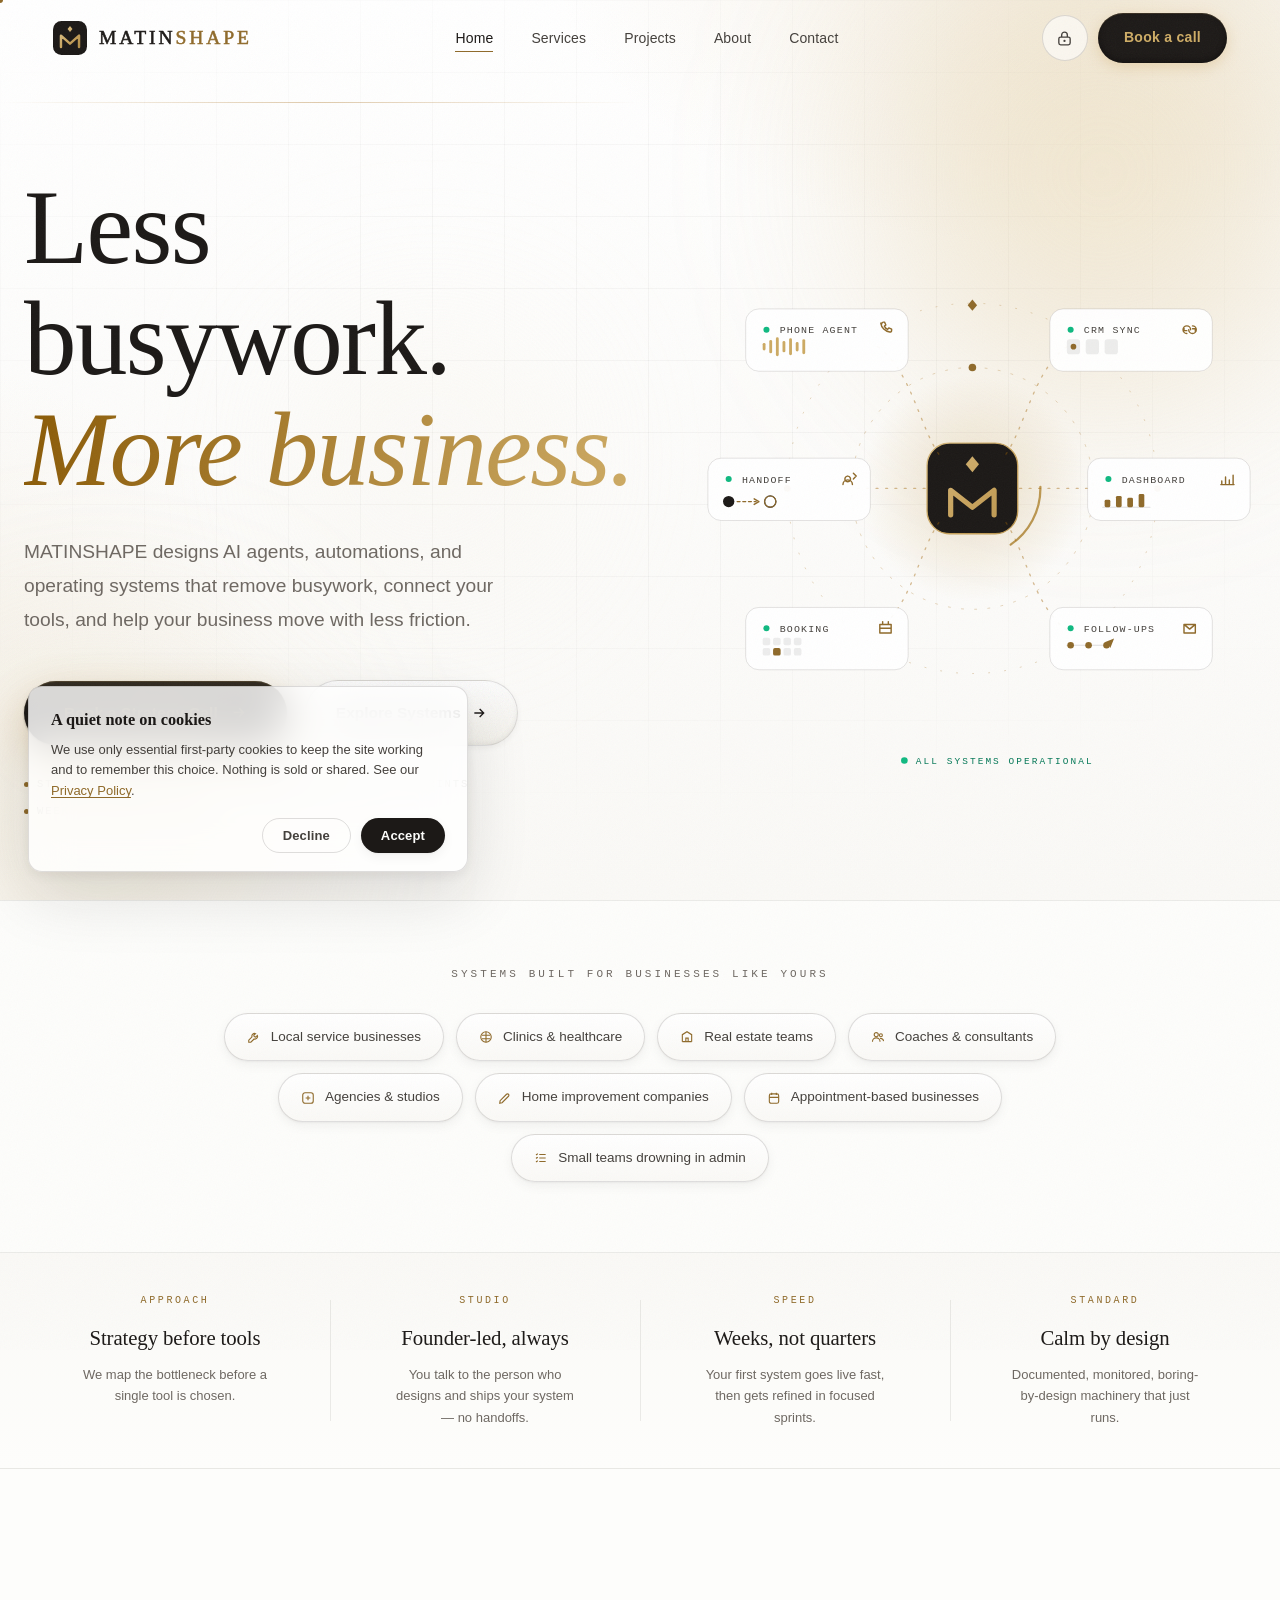
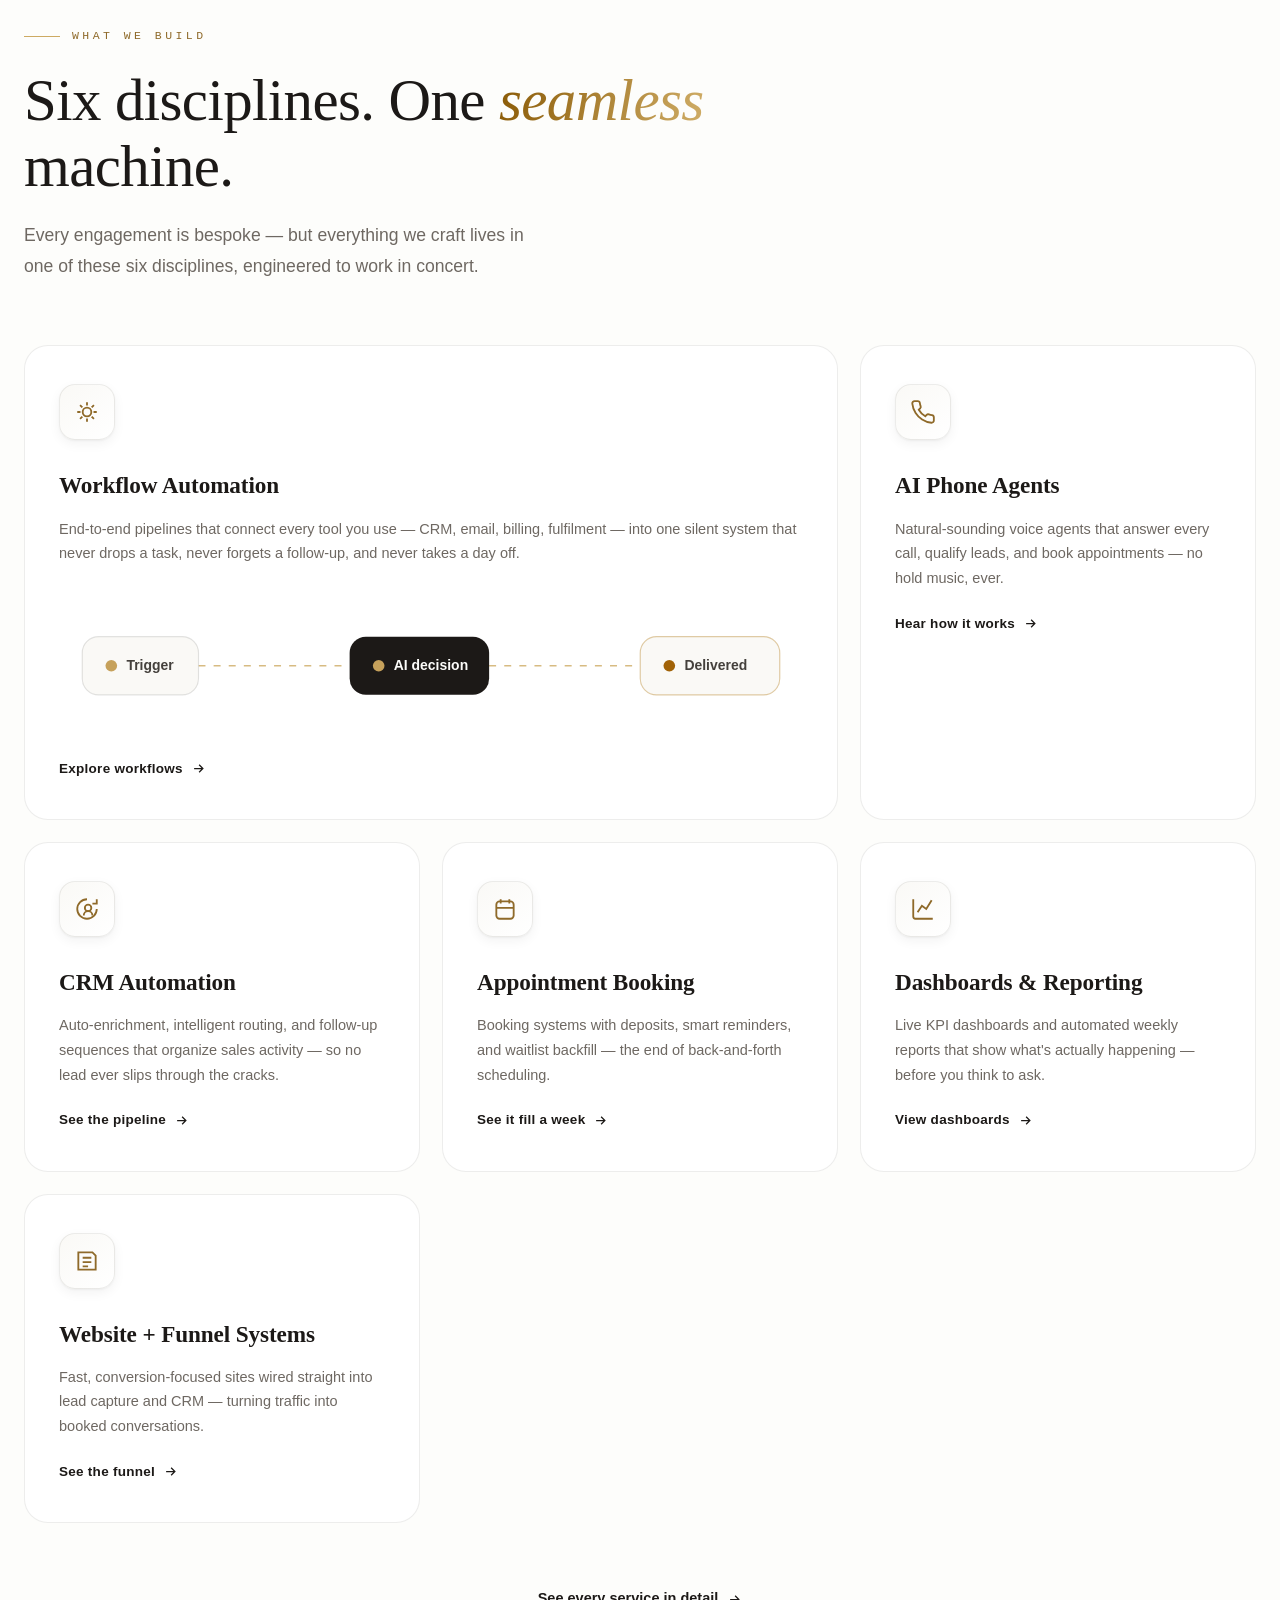
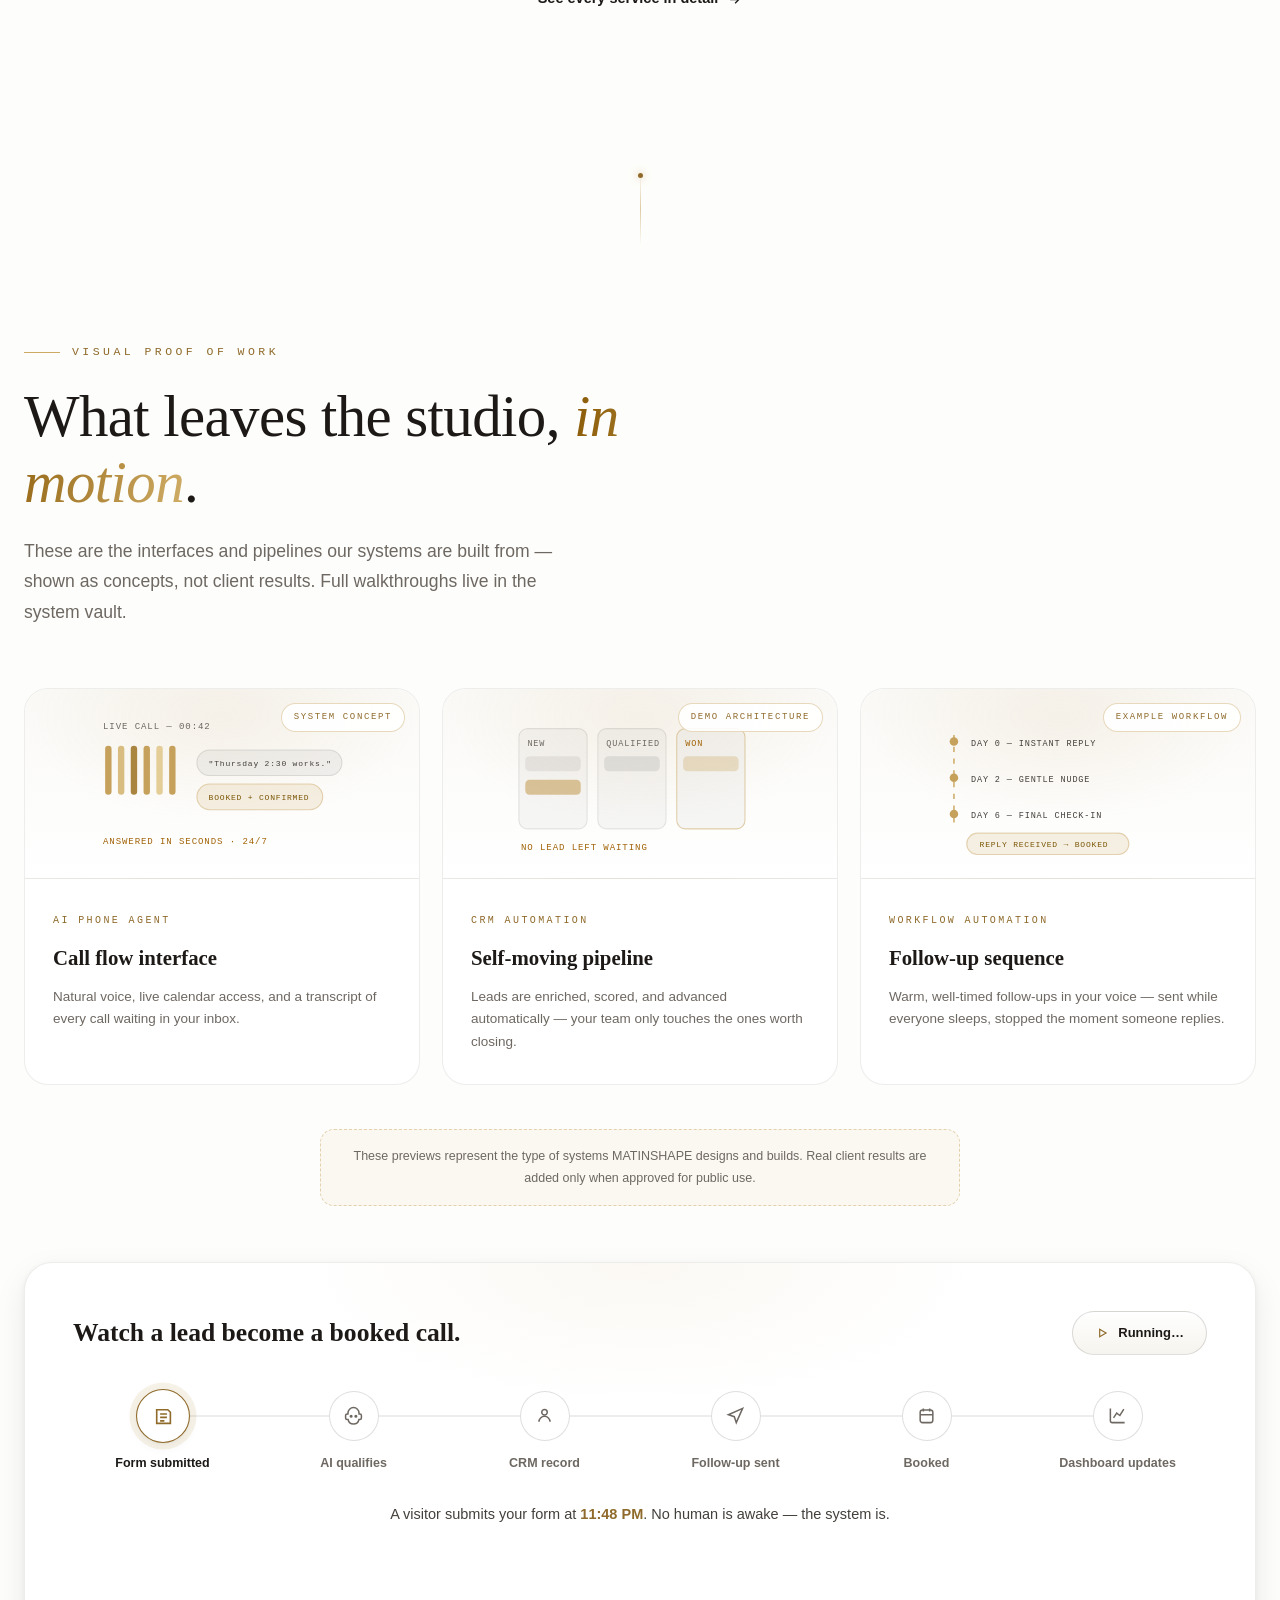
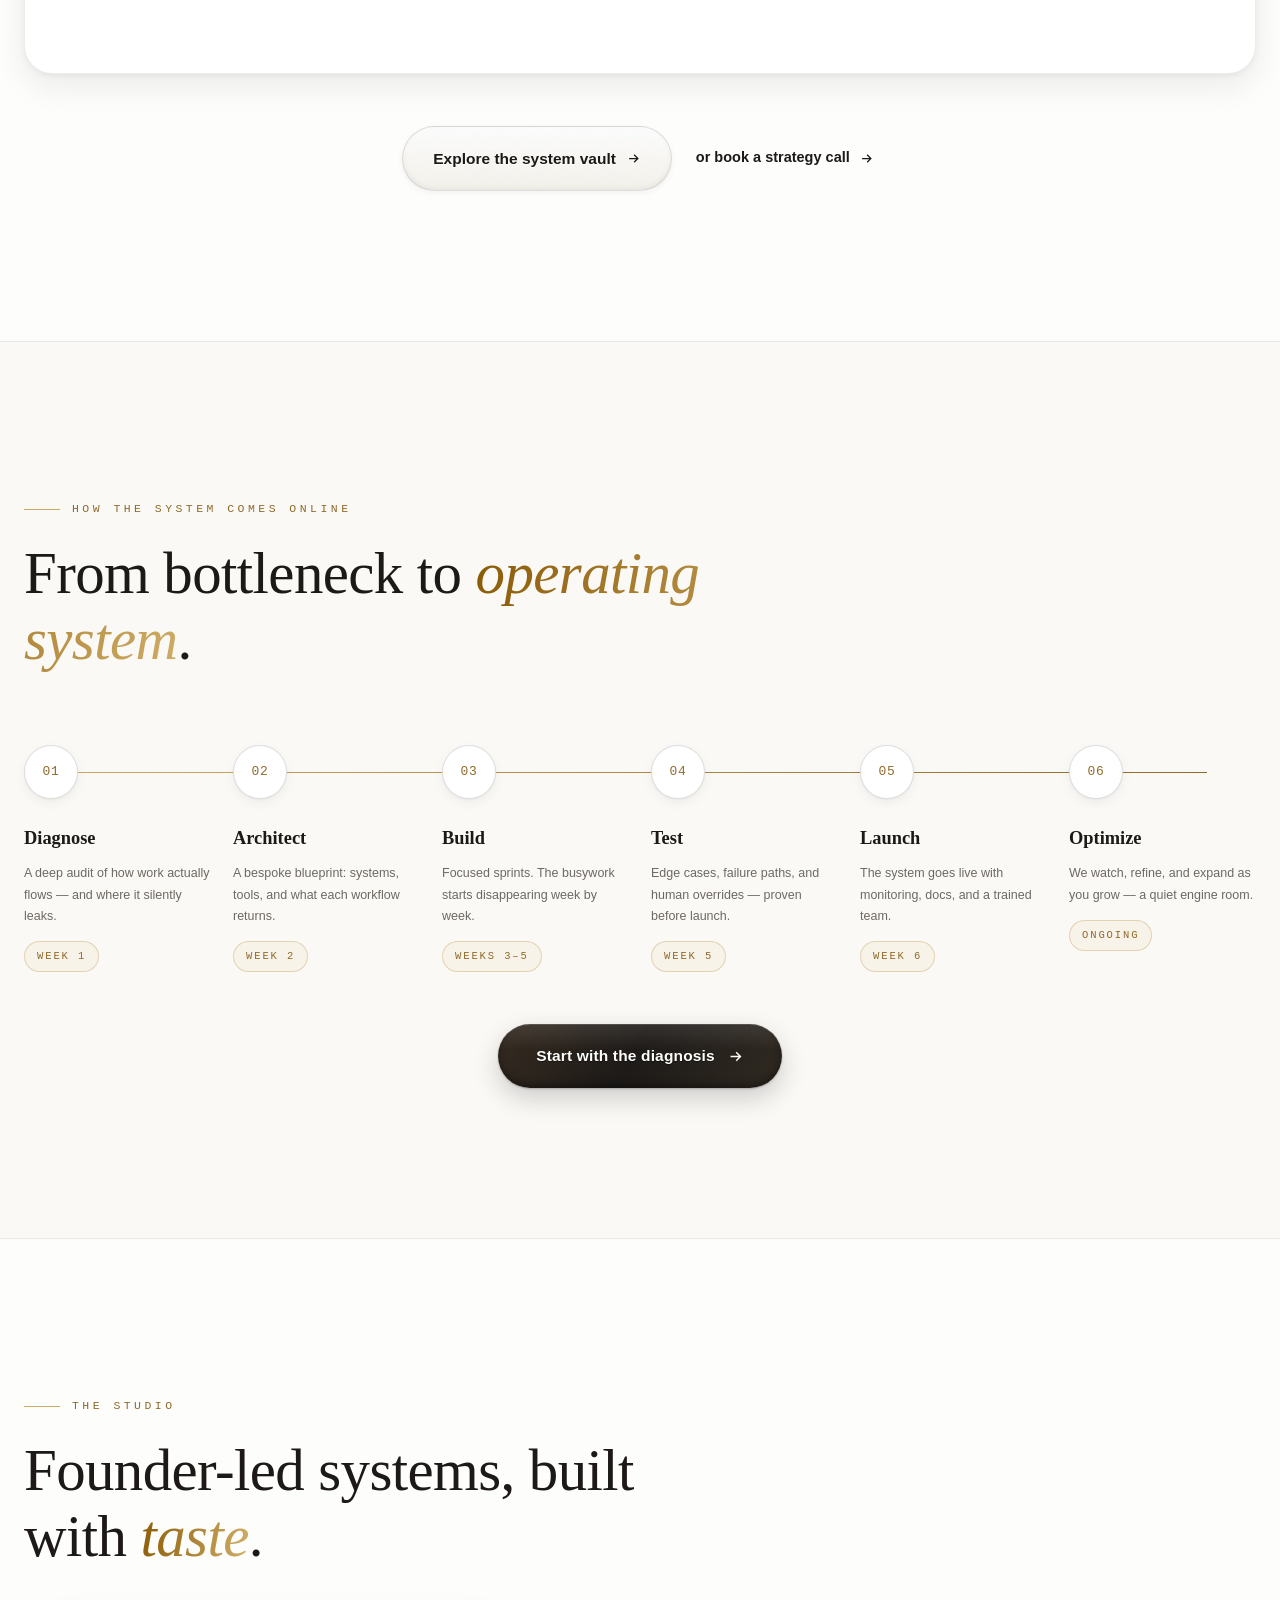
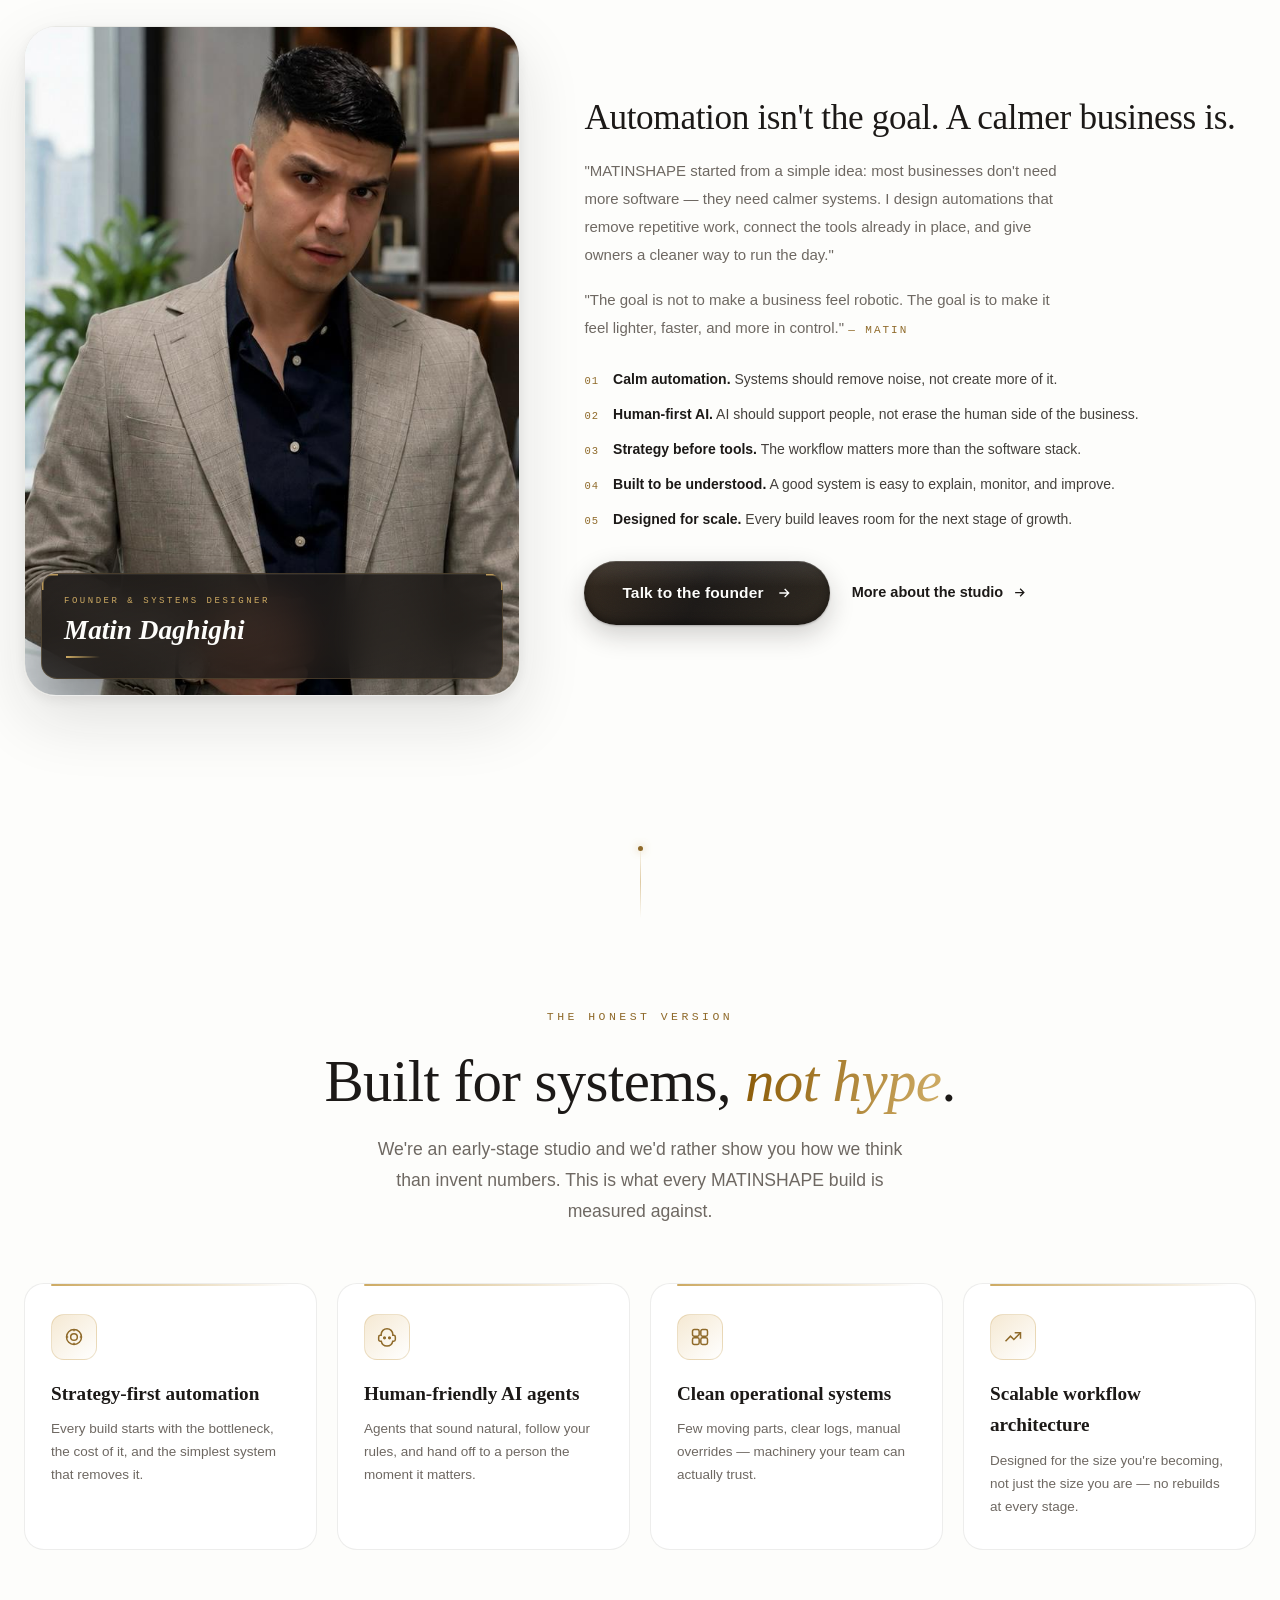
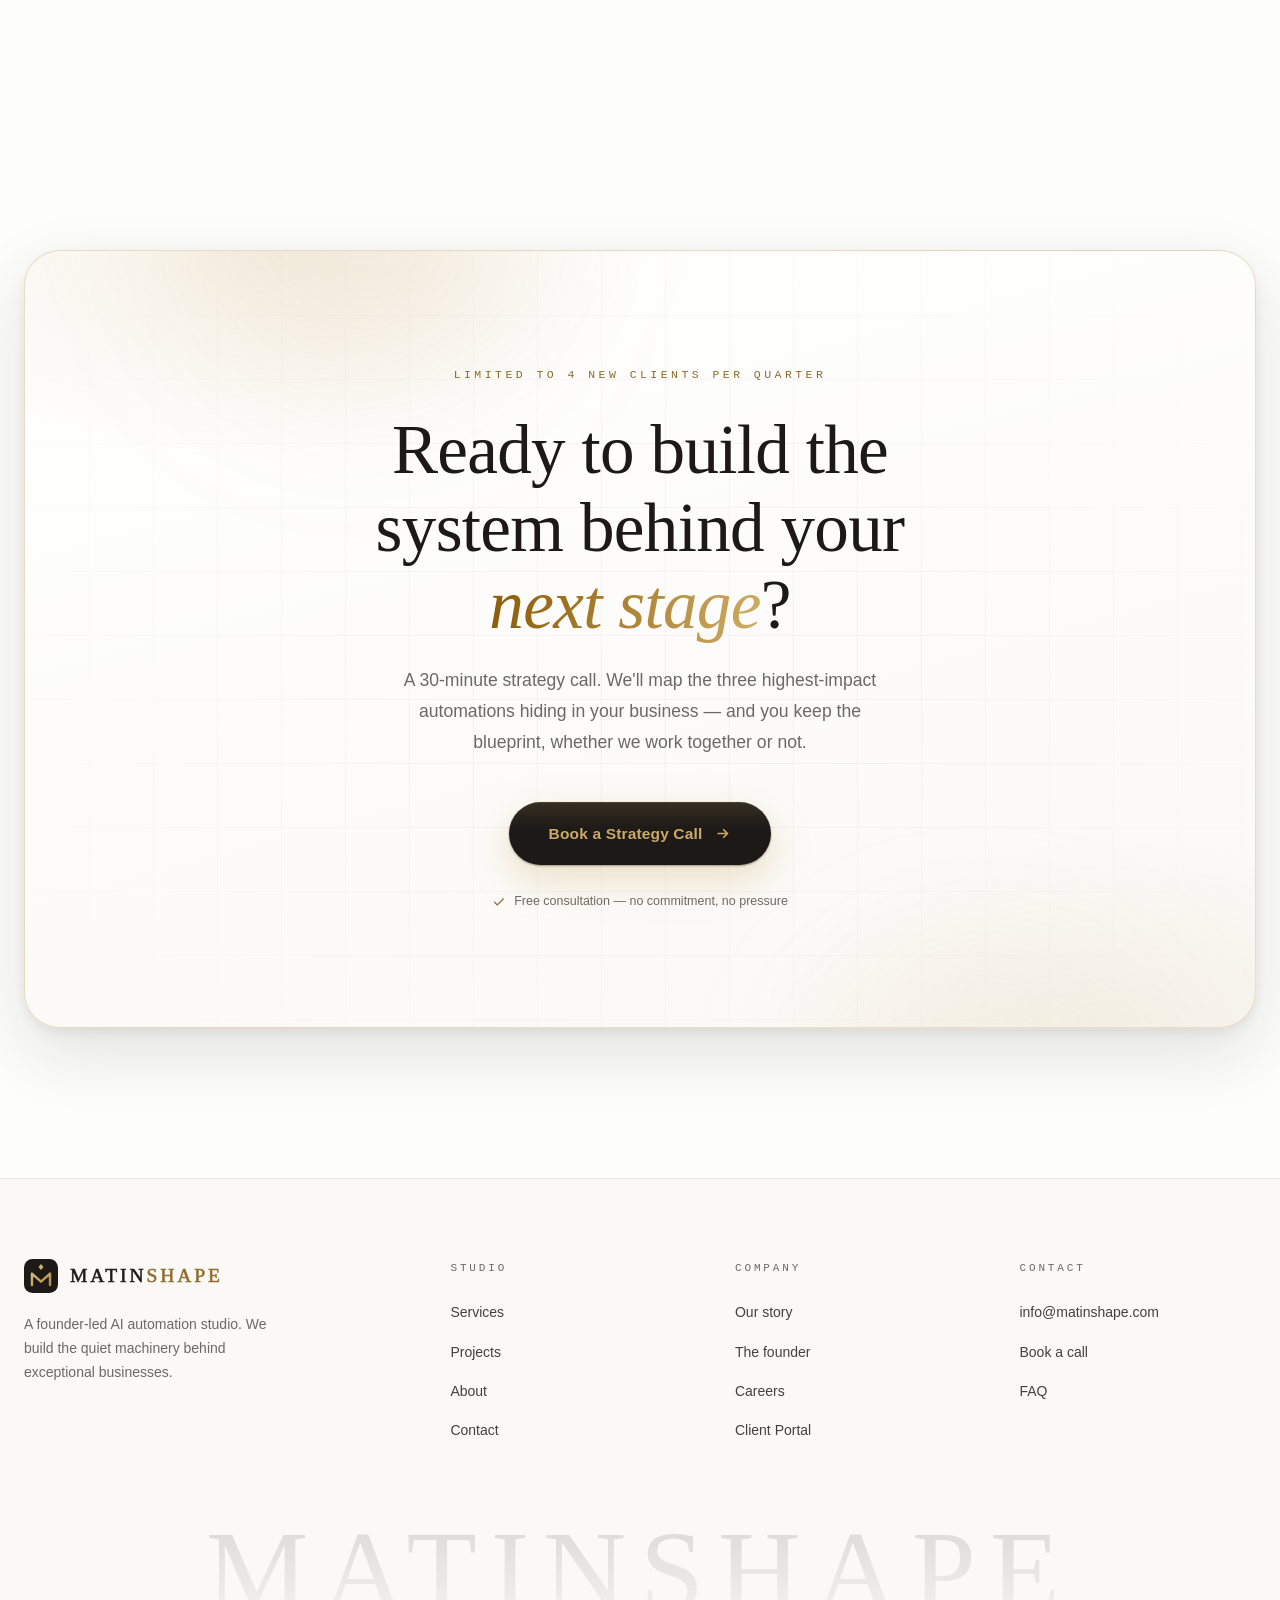
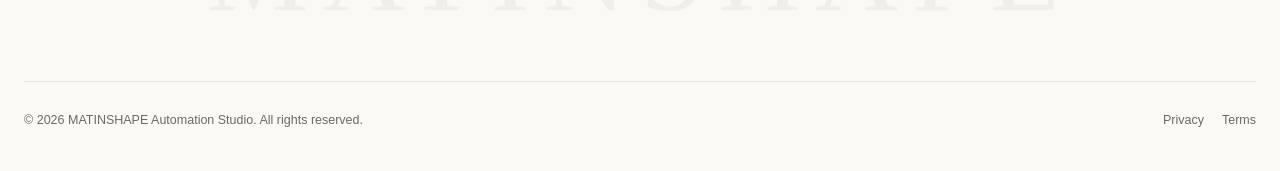
<file: index.html>
<!DOCTYPE html>
<html lang="en">
<head>
<meta charset="UTF-8" />
<meta name="viewport" content="width=device-width, initial-scale=1.0" />
<meta http-equiv="Content-Security-Policy" content="default-src 'self'; script-src 'self'; style-src 'self' 'unsafe-inline' https://fonts.googleapis.com; font-src https://fonts.gstatic.com; img-src 'self' data:; connect-src 'self'; base-uri 'self'; form-action 'self'; object-src 'none'; frame-src 'none'" />
<meta name="referrer" content="strict-origin-when-cross-origin" />
<title>MATINSHAPE — AI Automation Systems for Modern Businesses</title>
<meta name="description" content="MATINSHAPE designs AI agents, workflow automations, CRM systems, dashboards, and operating systems that help businesses reduce busywork and move with less friction." />
<link rel="icon" href="data:image/svg+xml,%3Csvg xmlns='http://www.w3.org/2000/svg' viewBox='0 0 32 32'%3E%3Crect width='32' height='32' rx='8' fill='%231C1917'/%3E%3Cpath d='M16 4.8 18.3 7.6 16 10.4 13.7 7.6Z' fill='%23C6A15B'/%3E%3Cpath d='M7.5 24.5V13.8L16 21.3l8.5-7.5V24.5' fill='none' stroke='%23C6A15B' stroke-width='2.3' stroke-linecap='round' stroke-linejoin='round'/%3E%3C/svg%3E" />
<link rel="preconnect" href="https://fonts.googleapis.com" />
<link rel="preconnect" href="https://fonts.gstatic.com" crossorigin />
<link href="https://fonts.googleapis.com/css2?family=Fraunces:ital,opsz,wght@0,9..144,400;0,9..144,500;0,9..144,600;1,9..144,400;1,9..144,500;1,9..144,600&family=Italiana&family=Inter:wght@300;400;500;600;700&family=JetBrains+Mono:wght@400;500&display=swap" rel="stylesheet" />
<link rel="stylesheet" href="assets/styles.css" />
<link rel="stylesheet" href="assets/enhance.css" />
</head>
<body class="home locked">

<a class="skip-link" href="#main">Skip to content</a>


<div class="grain" aria-hidden="true"></div>

<!-- Preloader -->
<div class="preloader" id="preloader" aria-hidden="true">
  <div class="preloader-word">
    <span>M</span><span>A</span><span>T</span><span>I</span><span>N</span><span class="gold">S</span><span class="gold">H</span><span class="gold">A</span><span class="gold">P</span><span class="gold">E</span>
  </div>
  <div class="preloader-bar"><i id="loadBar"></i></div>
  <div class="preloader-pct" id="loadPct">00</div>
</div>

<div class="cursor-dot" id="cursorDot" aria-hidden="true"></div>
<div class="cursor-ring" id="cursorRing" aria-hidden="true"></div>
<div class="scroll-progress" aria-hidden="true"><i id="progressBar"></i></div>

<!-- Navigation -->
<nav class="nav" id="nav" aria-label="Main navigation">
  <div class="nav-inner">
    <a href="index.html" class="nav-logo" aria-label="MATINSHAPE home">
      <svg viewBox="0 0 32 32" fill="none" aria-hidden="true">
        <defs><linearGradient id="msGold" x1="4" y1="4" x2="28" y2="28" gradientUnits="userSpaceOnUse"><stop stop-color="#E4CD97"/><stop offset=".55" stop-color="#C6A15B"/><stop offset="1" stop-color="#A9853F"/></linearGradient></defs><rect width="32" height="32" rx="8" fill="#1C1917"/><path d="M16 4.8 18.3 7.6 16 10.4 13.7 7.6Z" fill="url(#msGold)"/><path d="M7.5 24.5V13.8L16 21.3l8.5-7.5V24.5" fill="none" stroke="url(#msGold)" stroke-width="2.3" stroke-linecap="round" stroke-linejoin="round"/>
      </svg>
      <span class="wm-text">MATIN<span class="wm-gold">SHAPE</span></span>
    </a>
    <ul class="nav-links">
      <li><a href="index.html" class="active">Home</a></li>
      <li><a href="services.html">Services</a></li>
      <li><a href="projects.html">Projects</a></li>
      <li><a href="about.html">About</a></li>
      <li><a href="contact.html">Contact</a></li>
    </ul>
    <div class="nav-right">
      <a href="login.html" class="nav-portal" aria-label="Client Portal — private access" title="Client Portal — for existing clients">
        <svg width="17" height="17" viewBox="0 0 24 24" fill="none" stroke="currentColor" stroke-width="1.9" aria-hidden="true"><rect x="4" y="10" width="16" height="11" rx="2.5"/><path d="M8 10V7a4 4 0 0 1 8 0v3"/><circle cx="12" cy="15.5" r="1.6" fill="currentColor" stroke="none"/></svg>
      </a>
      <a href="contact.html" class="nav-cta magnetic">Book a call</a>
      <button class="nav-burger" id="burger" aria-label="Open menu" aria-expanded="false">
        <span></span><span></span><span></span>
      </button>
    </div>
  </div>
</nav>

<div class="mobile-menu" id="mobileMenu">
  <a href="index.html">Home</a>
  <a href="services.html">Services</a>
  <a href="projects.html">Projects</a>
  <a href="about.html">About</a>
  <a href="contact.html">Contact</a>
  <a href="careers.html">Careers</a>
  <a href="login.html" class="portal-link">CEO Portal</a>
</div>

<!-- ============ SIGNATURE HERO ============ -->
<header class="hero home-hero">
  <div class="hh-beam" aria-hidden="true"></div>
  <div class="hero-bg" aria-hidden="true">
    <div class="hero-grid"></div>
    <div class="orb orb-1"></div>
    <div class="orb orb-2"></div>
    <div class="orb orb-3"></div>
  </div>

  <div class="hero-inner">
    <div class="hh-copy">
      <h1>
        <span class="line"><span>Less busywork.</span></span>
        <span class="line"><span><span class="gold-word">More business.</span></span></span>
      </h1>
      <p class="hero-sub">
        MATINSHAPE designs AI agents, automations, and operating systems that
        remove busywork, connect your tools, and help your business move with
        less friction.
      </p>
      <div class="hero-ctas">
        <a href="contact.html" class="btn-gold magnetic">
          <span>Book a Strategy Call</span>
          <svg width="17" height="17" viewBox="0 0 24 24" fill="none" stroke="currentColor" stroke-width="2.2" aria-hidden="true"><path d="M5 12h14M13 6l6 6-6 6"/></svg>
        </a>
        <a href="projects.html" class="btn-ghost arrow-right magnetic">
          <span>Explore Systems</span>
          <svg width="16" height="16" viewBox="0 0 24 24" fill="none" stroke="currentColor" stroke-width="2" aria-hidden="true"><path d="M5 12h14M13 6l6 6-6 6"/></svg>
        </a>
      </div>
      <div class="hh-trustline" aria-label="Studio principles">
        <span><i aria-hidden="true"></i>Strategy before tools</span>
        <span><i aria-hidden="true"></i>Founder-designed blueprints</span>
        <span><i aria-hidden="true"></i>Weeks to first system</span>
      </div>
    </div>

    <div class="hh-visual" aria-hidden="true">
      <div class="hh-visual-inner">
        <svg id="heroSystem" viewBox="0 0 600 600" role="img"
             aria-label="A live automation operating system: phone agent, CRM sync, handoff, dashboard, booking and follow-up modules stream data to and from a central AI core.">
  <defs>
    <linearGradient id="hhg" x1="200" y1="200" x2="400" y2="400" gradientUnits="userSpaceOnUse">
      <stop stop-color="#E4CD97"/><stop offset=".55" stop-color="#C6A15B"/><stop offset="1" stop-color="#A9853F"/>
    </linearGradient>
    <radialGradient id="hhGlow" cx="50%" cy="50%" r="50%">
      <stop stop-color="rgba(198,161,91,.30)"/><stop offset="1" stop-color="rgba(198,161,91,0)"/>
    </radialGradient>
    <clipPath id="hhTile"><rect x="252" y="252" width="96" height="96" rx="24"/></clipPath>
  </defs>
  <!-- broadcast pulse -->
  <circle class="hh-cast hh-cast-1" cx="300" cy="300" r="58"/>
  <circle class="hh-cast hh-cast-2" cx="300" cy="300" r="58"/>
  <!-- orbital rings -->
  <g class="hh-ring hh-ring-a"><g class="hh-spin-a">
    <circle class="ring-line" cx="300" cy="300" r="128" stroke-dasharray="3 11"/>
    <circle class="hh-sat" cx="300" cy="172" r="4"/>
  </g></g>
  <g class="hh-ring hh-ring-b"><g class="hh-spin-b">
    <circle class="ring-line" cx="300" cy="300" r="196" stroke-dasharray="2 15"/>
    <circle class="hh-sat-2" cx="496" cy="300" r="3.5"/>
    <circle class="hh-sat-2" cx="104" cy="300" r="3.5"/>
    <path class="hh-gem" d="M300 100 l5 6 -5 6 -5 -6 z"/>
  </g></g>
  <!-- core -->
  <g class="hh-core">
    <circle class="hh-core-glow" cx="300" cy="300" r="120" fill="url(#hhGlow)"/>
    <g class="hh-arc-spin"><circle class="hh-arc" cx="300" cy="300" r="72" stroke-dasharray="70 380"/></g>
    <rect x="252" y="252" width="96" height="96" rx="24" fill="#1C1917" stroke="url(#hhg)" stroke-width="1.4"/>
    <rect class="hh-scan" x="254" y="254" width="92" height="10" rx="4" clip-path="url(#hhTile)"/>
    <path d="M300 266 307 274.5 300 283 293 274.5Z" fill="url(#hhg)"/>
    <path d="M277 328 V302 L300 320 323 302 V328" fill="none" stroke="url(#hhg)" stroke-width="5.5" stroke-linecap="round" stroke-linejoin="round"/>
  </g>
  <g class="hh-unit hh-u1">
    <path class="hh-wire hh-wire-1" d="M200 150 C 236 176 244 236 266 266"/>
    <circle class="hh-pkt hh-pkt-1" r="3.4" style="offset-path:path('M200 150 C 236 176 244 236 266 266'); animation-direction:normal"/>
    <g class="hh-mod hh-mod-1">
      <rect class="hh-card" x="60" y="110" width="172" height="66" rx="14"/>
      <circle class="led" cx="82" cy="132" r="3.2"/>
      <text x="96" y="136">PHONE AGENT</text>
      <path class="hh-ico" d="M-4 -6 a2 2 0 0 1 2 -2 h1 l1.4 3 -1.6 1.2 a7 7 0 0 0 3.5 3.5 l1.2 -1.6 3 1.4 v1 a2 2 0 0 1 -2 2 a11 11 0 0 1 -9.5 -9.5 z" transform="translate(208,132)"/>
      <g class="hh-mv-wrap"><rect class="hh-mv hh-mv-bar" x="78" y="146" width="3" height="8" rx="1.5" style="animation-delay:0.00s"/><rect class="hh-mv hh-mv-bar" x="85" y="143" width="3" height="14" rx="1.5" style="animation-delay:0.08s"/><rect class="hh-mv hh-mv-bar" x="92" y="140" width="3" height="20" rx="1.5" style="animation-delay:0.16s"/><rect class="hh-mv hh-mv-bar" x="99" y="144" width="3" height="12" rx="1.5" style="animation-delay:0.24s"/><rect class="hh-mv hh-mv-bar" x="106" y="141" width="3" height="18" rx="1.5" style="animation-delay:0.32s"/><rect class="hh-mv hh-mv-bar" x="113" y="145" width="3" height="10" rx="1.5" style="animation-delay:0.40s"/><rect class="hh-mv hh-mv-bar" x="120" y="142" width="3" height="16" rx="1.5" style="animation-delay:0.48s"/></g>
    </g>
  </g>
  <g class="hh-unit hh-u2">
    <path class="hh-wire hh-wire-2" d="M400 150 C 364 176 356 236 334 266"/>
    <circle class="hh-pkt hh-pkt-2" r="3.4" style="offset-path:path('M400 150 C 364 176 356 236 334 266'); animation-direction:reverse"/>
    <g class="hh-mod hh-mod-2">
      <rect class="hh-card" x="382" y="110" width="172" height="66" rx="14"/>
      <circle class="led" cx="404" cy="132" r="3.2"/>
      <text x="418" y="136">CRM SYNC</text>
      <path class="hh-ico" d="M-1 0 a4 4 0 1 0 4 -4 M1 0 a4 4 0 1 0 -4 4 M-6 -2 v3 h3 M6 2 v-3 h-3" transform="translate(530,132)"/>
      <g class="hh-mv-wrap"><rect class="hh-mv hh-mv-stage" x="400" y="142" width="14" height="16" rx="3"/><rect class="hh-mv hh-mv-stage" x="420" y="142" width="14" height="16" rx="3"/><rect class="hh-mv hh-mv-stage" x="440" y="142" width="14" height="16" rx="3"/><circle class="hh-mv hh-mv-token" cx="407" cy="150" r="3"/></g>
    </g>
  </g>
  <g class="hh-unit hh-u3">
    <path class="hh-wire hh-wire-3" d="M178 300 C 210 300 224 300 252 300"/>
    <circle class="hh-pkt hh-pkt-3" r="3.4" style="offset-path:path('M178 300 C 210 300 224 300 252 300'); animation-direction:normal"/>
    <g class="hh-mod hh-mod-3">
      <rect class="hh-card" x="20" y="268" width="172" height="66" rx="14"/>
      <circle class="led" cx="42" cy="290" r="3.2"/>
      <text x="56" y="294">HANDOFF</text>
      <path class="hh-ico" d="M0 -3 a3 3 0 1 0 0.01 0 M-5 6 a5 5 0 0 1 10 0 M6 -6 l3 3 -3 3" transform="translate(168,290)"/>
      <g class="hh-mv-wrap"><circle class="hh-mv-node" cx="42" cy="314" r="6"/><path class="hh-mv hh-mv-arrow" d="M51 314 h20" marker="1"/><path class="hh-mv-arrow-head" d="M69 311 l5 3 -5 3" /><circle class="hh-mv-human" cx="86" cy="314" r="6"/><circle class="hh-mv hh-mv-ping2" cx="86" cy="314" r="6"/></g>
    </g>
  </g>
  <g class="hh-unit hh-u4">
    <path class="hh-wire hh-wire-4" d="M422 300 C 390 300 376 300 348 300"/>
    <circle class="hh-pkt hh-pkt-4" r="3.4" style="offset-path:path('M422 300 C 390 300 376 300 348 300'); animation-direction:reverse"/>
    <g class="hh-mod hh-mod-4">
      <rect class="hh-card" x="422" y="268" width="172" height="66" rx="14"/>
      <circle class="led" cx="444" cy="290" r="3.2"/>
      <text x="458" y="294">DASHBOARD</text>
      <path class="hh-ico" d="M-6 6 v-4 M-2 6 v-8 M2 6 v-5 M6 6 v-10 M-7 6 h14" transform="translate(570,290)"/>
      <g class="hh-mv-wrap"><line class="hh-mv-base" x1="438" y1="320" x2="488" y2="320"/><rect class="hh-mv hh-mv-kpi" x="440" y="312" width="6" height="8" rx="1.5" style="animation-delay:0.00s"/><rect class="hh-mv hh-mv-kpi" x="452" y="308" width="6" height="12" rx="1.5" style="animation-delay:0.15s"/><rect class="hh-mv hh-mv-kpi" x="464" y="310" width="6" height="10" rx="1.5" style="animation-delay:0.30s"/><rect class="hh-mv hh-mv-kpi" x="476" y="306" width="6" height="14" rx="1.5" style="animation-delay:0.45s"/></g>
    </g>
  </g>
  <g class="hh-unit hh-u5">
    <path class="hh-wire hh-wire-5" d="M200 450 C 236 424 244 364 266 334"/>
    <circle class="hh-pkt hh-pkt-5" r="3.4" style="offset-path:path('M200 450 C 236 424 244 364 266 334'); animation-direction:normal"/>
    <g class="hh-mod hh-mod-5">
      <rect class="hh-card" x="60" y="426" width="172" height="66" rx="14"/>
      <circle class="led" cx="82" cy="448" r="3.2"/>
      <text x="96" y="452">BOOKING</text>
      <path class="hh-ico" d="M-6 -4 h12 v9 h-12 z M-6 0 h12 M-3 -7 v3 M3 -7 v3" transform="translate(208,448)"/>
      <g class="hh-mv-wrap"><rect class="hh-mv-slot" x="78" y="458" width="8" height="8" rx="2" style="animation-delay:0.00s"/><rect class="hh-mv-slot" x="89" y="458" width="8" height="8" rx="2" style="animation-delay:0.06s"/><rect class="hh-mv-slot" x="100" y="458" width="8" height="8" rx="2" style="animation-delay:0.12s"/><rect class="hh-mv-slot" x="111" y="458" width="8" height="8" rx="2" style="animation-delay:0.18s"/><rect class="hh-mv-slot" x="78" y="469" width="8" height="8" rx="2" style="animation-delay:0.24s"/><rect class="hh-mv hh-mv-slot on" x="89" y="469" width="8" height="8" rx="2" style="animation-delay:0.30s"/><rect class="hh-mv-slot" x="100" y="469" width="8" height="8" rx="2" style="animation-delay:0.36s"/><rect class="hh-mv-slot" x="111" y="469" width="8" height="8" rx="2" style="animation-delay:0.42s"/></g>
    </g>
  </g>
  <g class="hh-unit hh-u6">
    <path class="hh-wire hh-wire-6" d="M400 450 C 364 424 356 364 334 334"/>
    <circle class="hh-pkt hh-pkt-6" r="3.4" style="offset-path:path('M400 450 C 364 424 356 364 334 334'); animation-direction:reverse"/>
    <g class="hh-mod hh-mod-6">
      <rect class="hh-card" x="382" y="426" width="172" height="66" rx="14"/>
      <circle class="led" cx="404" cy="448" r="3.2"/>
      <text x="418" y="452">FOLLOW-UPS</text>
      <path class="hh-ico" d="M-6 -4 h12 v9 h-12 z M-6 -4 l6 5 6 -5" transform="translate(530,448)"/>
      <g class="hh-mv-wrap"><line class="hh-mv-base" x1="400" y1="466" x2="446" y2="466"/><circle class="hh-mv hh-mv-tick" cx="404" cy="466" r="3.5" style="animation-delay:0.00s"/><circle class="hh-mv hh-mv-tick" cx="423" cy="466" r="3.5" style="animation-delay:0.50s"/><circle class="hh-mv hh-mv-tick" cx="442" cy="466" r="3.5" style="animation-delay:1.00s"/><path class="hh-mv hh-mv-send" d="M440 463 l10 -4 -4 10 -2 -4 z"/></g>
    </g>
  </g>
  <g class="hh-status">
    <circle cx="228" cy="588" r="3.5"/>
    <text x="240" y="592">ALL SYSTEMS OPERATIONAL</text>
  </g>
        </svg>
      </div>
    </div>
  </div>

</header>

<main id="main">

<!-- ============ INDUSTRIES WE DESIGN SYSTEMS FOR ============ -->
<section class="industries" aria-label="Industries we design systems for">
  <p class="industries-label">Systems built for businesses like yours</p>
  <div class="industry-chips reveal">
    <span class="industry-chip">
      <svg width="14" height="14" viewBox="0 0 24 24" fill="none" stroke="currentColor" stroke-width="1.9" aria-hidden="true"><path d="M14.7 6.3a4.5 4.5 0 0 0-6.1 5.5L3 17.4V21h3.6l5.6-5.6a4.5 4.5 0 0 0 5.5-6.1l-2.8 2.8-2.5-.7-.7-2.5 3-2.6Z"/></svg>
      Local service businesses
    </span>
    <span class="industry-chip">
      <svg width="14" height="14" viewBox="0 0 24 24" fill="none" stroke="currentColor" stroke-width="1.9" aria-hidden="true"><path d="M12 3v18M5 9h14M5 15h14"/><circle cx="12" cy="12" r="9"/></svg>
      Clinics &amp; healthcare
    </span>
    <span class="industry-chip">
      <svg width="14" height="14" viewBox="0 0 24 24" fill="none" stroke="currentColor" stroke-width="1.9" aria-hidden="true"><path d="M4 20V8l8-5 8 5v12"/><path d="M4 20h16M10 20v-6h4v6"/></svg>
      Real estate teams
    </span>
    <span class="industry-chip">
      <svg width="14" height="14" viewBox="0 0 24 24" fill="none" stroke="currentColor" stroke-width="1.9" aria-hidden="true"><circle cx="9" cy="8" r="3.5"/><path d="M2.5 20a6.5 6.5 0 0 1 13 0"/><circle cx="17" cy="9" r="2.5"/><path d="M15.5 14.5a5 5 0 0 1 6 4.5"/></svg>
      Coaches &amp; consultants
    </span>
    <span class="industry-chip">
      <svg width="14" height="14" viewBox="0 0 24 24" fill="none" stroke="currentColor" stroke-width="1.9" aria-hidden="true"><rect x="3" y="3" width="18" height="18" rx="4"/><path d="M8 12h8M12 8v8"/></svg>
      Agencies &amp; studios
    </span>
    <span class="industry-chip">
      <svg width="14" height="14" viewBox="0 0 24 24" fill="none" stroke="currentColor" stroke-width="1.9" aria-hidden="true"><path d="m3 21 4-1 11-11a2.4 2.4 0 0 0-3.4-3.4L3.6 16.6 3 21Z"/></svg>
      Home improvement companies
    </span>
    <span class="industry-chip">
      <svg width="14" height="14" viewBox="0 0 24 24" fill="none" stroke="currentColor" stroke-width="1.9" aria-hidden="true"><rect x="4" y="5" width="16" height="16" rx="3"/><path d="M8 3v4M16 3v4M4 11h16"/></svg>
      Appointment-based businesses
    </span>
    <span class="industry-chip">
      <svg width="14" height="14" viewBox="0 0 24 24" fill="none" stroke="currentColor" stroke-width="1.9" aria-hidden="true"><path d="M9 6h11M9 12h11M9 18h11"/><path d="m3.5 5.5 1 1 2-2M3.5 11.5l1 1 2-2M3.5 17.5l1 1 2-2"/></svg>
      Small teams drowning in admin
    </span>
  </div>
</section>

<!-- ============ PRINCIPLES ============ -->
<section class="principles" aria-label="How the studio works">
  <div class="container">
    <div class="principles-grid">
      <div class="principle reveal">
        <div class="principle-kicker">Approach</div>
        <h3>Strategy before tools</h3>
        <p>We map the bottleneck before a single tool is chosen.</p>
      </div>
      <div class="principle reveal" style="--d:.1s">
        <div class="principle-kicker">Studio</div>
        <h3>Founder-led, always</h3>
        <p>You talk to the person who designs and ships your system — no handoffs.</p>
      </div>
      <div class="principle reveal" style="--d:.2s">
        <div class="principle-kicker">Speed</div>
        <h3>Weeks, not quarters</h3>
        <p>Your first system goes live fast, then gets refined in focused sprints.</p>
      </div>
      <div class="principle reveal" style="--d:.3s">
        <div class="principle-kicker">Standard</div>
        <h3>Calm by design</h3>
        <p>Documented, monitored, boring-by-design machinery that just runs.</p>
      </div>
    </div>
  </div>
</section>

<!-- ============ WHAT WE BUILD ============ -->
<section class="section" id="services">
  <div class="container">
    <div class="reveal">
      <span class="eyebrow">What we build</span>
      <h2 class="section-title">Six disciplines. One <span class="gold-word">seamless</span> machine.</h2>
      <p class="section-sub">
        Every engagement is bespoke — but everything we craft lives in one of
        these six disciplines, engineered to work in concert.
      </p>
    </div>

    <div class="bento">
      <div class="bento-card wide reveal">
        <div class="bento-glare" aria-hidden="true"></div>
        <div class="bento-icon">
          <svg width="26" height="26" viewBox="0 0 24 24" fill="none" stroke="currentColor" stroke-width="1.7" aria-hidden="true"><path d="M12 3v3M5.6 5.6l2.1 2.1M3 12h3M5.6 18.4l2.1-2.1M12 18v3M16.3 16.3l2.1 2.1M18 12h3M16.3 7.7l2.1-2.1"/><circle cx="12" cy="12" r="4"/></svg>
        </div>
        <h3>Workflow Automation</h3>
        <p>
          End-to-end pipelines that connect every tool you use — CRM, email,
          billing, fulfilment — into one silent system that never drops a task,
          never forgets a follow-up, and never takes a day off.
        </p>
        <div class="workflow-visual" aria-hidden="true">
          <svg viewBox="0 0 640 120" fill="none">
            <line class="wf-line" x1="120" y1="60" x2="250" y2="60"/>
            <line class="wf-line" x1="370" y1="60" x2="500" y2="60"/>
            <g class="wf-node-box">
              <rect x="20" y="35" width="100" height="50" rx="14" fill="#FAF9F6" stroke="rgba(28,25,23,.12)"/>
              <circle cx="45" cy="60" r="5" fill="#C6A15B"/>
              <text x="58" y="64" font-family="Inter, sans-serif" font-size="12" font-weight="600" fill="#44403C">Trigger</text>
            </g>
            <g class="wf-node-box">
              <rect x="250" y="35" width="120" height="50" rx="14" fill="#1C1917"/>
              <circle cx="275" cy="60" r="5" fill="#C6A15B"/>
              <text x="288" y="64" font-family="Inter, sans-serif" font-size="12" font-weight="600" fill="#FDFDFB">AI decision</text>
            </g>
            <g class="wf-node-box">
              <rect x="500" y="35" width="120" height="50" rx="14" fill="#FAF9F6" stroke="rgba(198,161,91,.55)"/>
              <circle cx="525" cy="60" r="5" fill="#A16207"/>
              <text x="538" y="64" font-family="Inter, sans-serif" font-size="12" font-weight="600" fill="#44403C">Delivered</text>
            </g>
          </svg>
        </div>
        <a class="bento-link" href="services.html"><span class="lnk">Explore workflows</span>
          <svg width="15" height="15" viewBox="0 0 24 24" fill="none" stroke="currentColor" stroke-width="2" aria-hidden="true"><path d="M5 12h14M13 6l6 6-6 6"/></svg>
        </a>
      </div>

      <div class="bento-card reveal" style="--d:.1s">
        <div class="bento-glare" aria-hidden="true"></div>
        <div class="bento-icon">
          <svg width="26" height="26" viewBox="0 0 24 24" fill="none" stroke="currentColor" stroke-width="1.7" aria-hidden="true"><path d="M22 16.92v3a2 2 0 0 1-2.18 2 19.8 19.8 0 0 1-8.63-3.07 19.5 19.5 0 0 1-6-6A19.8 19.8 0 0 1 2.12 4.18 2 2 0 0 1 4.11 2h3a2 2 0 0 1 2 1.72c.13.96.36 1.9.7 2.81a2 2 0 0 1-.45 2.11L8.09 9.91a16 16 0 0 0 6 6l1.27-1.27a2 2 0 0 1 2.11-.45c.91.34 1.85.57 2.81.7A2 2 0 0 1 22 16.92Z"/></svg>
        </div>
        <h3>AI Phone Agents</h3>
        <p>
          Natural-sounding voice agents that answer every call, qualify leads,
          and book appointments — no hold music, ever.
        </p>
        <a class="bento-link" href="services.html"><span class="lnk">Hear how it works</span>
          <svg width="15" height="15" viewBox="0 0 24 24" fill="none" stroke="currentColor" stroke-width="2" aria-hidden="true"><path d="M5 12h14M13 6l6 6-6 6"/></svg>
        </a>
      </div>

      <div class="bento-card reveal" style="--d:.05s">
        <div class="bento-glare" aria-hidden="true"></div>
        <div class="bento-icon">
          <svg width="26" height="26" viewBox="0 0 24 24" fill="none" stroke="currentColor" stroke-width="1.7" aria-hidden="true"><path d="M17 18a4 4 0 0 0-8 0"/><circle cx="13" cy="11" r="3"/><path d="M21 12a9 9 0 1 1-9-9"/><path d="M21 3v4h-4"/></svg>
        </div>
        <h3>CRM Automation</h3>
        <p>
          Auto-enrichment, intelligent routing, and follow-up sequences that
          organize sales activity — so no lead ever slips through the cracks.
        </p>
        <a class="bento-link" href="services.html"><span class="lnk">See the pipeline</span>
          <svg width="15" height="15" viewBox="0 0 24 24" fill="none" stroke="currentColor" stroke-width="2" aria-hidden="true"><path d="M5 12h14M13 6l6 6-6 6"/></svg>
        </a>
      </div>

      <div class="bento-card reveal" style="--d:.1s">
        <div class="bento-glare" aria-hidden="true"></div>
        <div class="bento-icon">
          <svg width="26" height="26" viewBox="0 0 24 24" fill="none" stroke="currentColor" stroke-width="1.7" aria-hidden="true"><rect x="4" y="5" width="16" height="16" rx="3"/><path d="M8 3v4M16 3v4M4 11h16"/></svg>
        </div>
        <h3>Appointment Booking</h3>
        <p>
          Booking systems with deposits, smart reminders, and waitlist backfill —
          the end of back-and-forth scheduling.
        </p>
        <a class="bento-link" href="services.html"><span class="lnk">See it fill a week</span>
          <svg width="15" height="15" viewBox="0 0 24 24" fill="none" stroke="currentColor" stroke-width="2" aria-hidden="true"><path d="M5 12h14M13 6l6 6-6 6"/></svg>
        </a>
      </div>

      <div class="bento-card reveal" style="--d:.15s">
        <div class="bento-glare" aria-hidden="true"></div>
        <div class="bento-icon">
          <svg width="26" height="26" viewBox="0 0 24 24" fill="none" stroke="currentColor" stroke-width="1.7" aria-hidden="true"><path d="M3 3v16a2 2 0 0 0 2 2h16"/><path d="M7 15l4-6 4 3 5-8"/></svg>
        </div>
        <h3>Dashboards &amp; Reporting</h3>
        <p>
          Live KPI dashboards and automated weekly reports that show what's
          actually happening — before you think to ask.
        </p>
        <a class="bento-link" href="services.html"><span class="lnk">View dashboards</span>
          <svg width="15" height="15" viewBox="0 0 24 24" fill="none" stroke="currentColor" stroke-width="2" aria-hidden="true"><path d="M5 12h14M13 6l6 6-6 6"/></svg>
        </a>
      </div>

      <div class="bento-card reveal" style="--d:.2s">
        <div class="bento-glare" aria-hidden="true"></div>
        <div class="bento-icon">
          <svg width="26" height="26" viewBox="0 0 24 24" fill="none" stroke="currentColor" stroke-width="1.7" aria-hidden="true"><path d="M4 4h13l3 3v13H4Z"/><path d="M8 9h8M8 13h8M8 17h5"/></svg>
        </div>
        <h3>Website + Funnel Systems</h3>
        <p>
          Fast, conversion-focused sites wired straight into lead capture and
          CRM — turning traffic into booked conversations.
        </p>
        <a class="bento-link" href="services.html"><span class="lnk">See the funnel</span>
          <svg width="15" height="15" viewBox="0 0 24 24" fill="none" stroke="currentColor" stroke-width="2" aria-hidden="true"><path d="M5 12h14M13 6l6 6-6 6"/></svg>
        </a>
      </div>
    </div>

    <div class="section-cta-row reveal">
      <a class="link-arrow" href="services.html">
        See every service in detail
        <svg width="15" height="15" viewBox="0 0 24 24" fill="none" stroke="currentColor" stroke-width="2" aria-hidden="true"><path d="M5 12h14M13 6l6 6-6 6"/></svg>
      </a>
    </div>
  </div>
</section>

<div class="data-divider" aria-hidden="true"></div>

<!-- ============ VISUAL PROOF OF WORK ============ -->
<section class="section" id="proof" style="padding-top: clamp(50px, 7vw, 90px);">
  <div class="container">
    <div class="reveal">
      <span class="eyebrow">Visual proof of work</span>
      <h2 class="section-title">What leaves the studio, <span class="gold-word">in motion</span>.</h2>
      <p class="section-sub">
        These are the interfaces and pipelines our systems are built from —
        shown as concepts, not client results. Full walkthroughs live in the
        system vault.
      </p>
    </div>

    <div class="proof-grid">
      <div class="proof-card reveal">
        <div class="proof-visual" aria-hidden="true">
          <span class="concept-chip">System concept</span>
          <svg viewBox="0 0 260 150">
            <text class="pv-mono" x="18" y="24" font-size="8.5" fill="#6E6862">LIVE CALL — 00:42</text>
            <g class="pv-eq">
              <rect x="20" y="40" width="6" height="46" rx="3" fill="#C6A15B"/>
              <rect x="32" y="40" width="6" height="46" rx="3" fill="#D9BC80"/>
              <rect x="44" y="40" width="6" height="46" rx="3" fill="#A9853F"/>
              <rect x="56" y="40" width="6" height="46" rx="3" fill="#C6A15B"/>
              <rect x="68" y="40" width="6" height="46" rx="3" fill="#E4CD97"/>
              <rect x="80" y="40" width="6" height="46" rx="3" fill="#C6A15B"/>
            </g>
            <rect class="pv-pop d1" x="106" y="44" width="136" height="24" rx="12" fill="rgba(28,25,23,.05)" stroke="rgba(28,25,23,.12)"/>
            <text class="pv-mono pv-pop d1" x="117" y="59" font-size="7.5" fill="#44403C">"Thursday 2:30 works."</text>
            <rect class="pv-pop d2" x="106" y="76" width="118" height="24" rx="12" fill="rgba(198,161,91,.16)" stroke="rgba(198,161,91,.45)"/>
            <text class="pv-mono pv-pop d2" x="117" y="91" font-size="7.5" fill="#7A5504">BOOKED + CONFIRMED</text>
            <text class="pv-mono pv-blink" x="18" y="132" font-size="8.5" fill="#A16207">ANSWERED IN SECONDS · 24/7</text>
          </svg>
        </div>
        <div class="proof-body">
          <span class="proof-kicker">AI Phone Agent</span>
          <h3>Call flow interface</h3>
          <p>Natural voice, live calendar access, and a transcript of every call waiting in your inbox.</p>
        </div>
      </div>

      <div class="proof-card reveal" style="--d:.1s">
        <div class="proof-visual" aria-hidden="true">
          <span class="concept-chip">Demo architecture</span>
          <svg viewBox="0 0 260 150">
            <rect x="16" y="24" width="64" height="94" rx="8" fill="rgba(28,25,23,.03)" stroke="rgba(28,25,23,.1)"/>
            <rect x="90" y="24" width="64" height="94" rx="8" fill="rgba(28,25,23,.03)" stroke="rgba(28,25,23,.1)"/>
            <rect x="164" y="24" width="64" height="94" rx="8" fill="rgba(28,25,23,.03)" stroke="rgba(198,161,91,.5)"/>
            <text class="pv-mono" x="24" y="40" font-size="8" fill="#6E6862">NEW</text>
            <text class="pv-mono" x="98" y="40" font-size="8" fill="#6E6862">QUALIFIED</text>
            <text class="pv-mono" x="172" y="40" font-size="8" fill="#A16207">WON</text>
            <rect x="22" y="50" width="52" height="14" rx="4" fill="rgba(28,25,23,.07)"/>
            <rect x="96" y="50" width="52" height="14" rx="4" fill="rgba(28,25,23,.09)"/>
            <rect x="170" y="50" width="52" height="14" rx="4" fill="rgba(198,161,91,.3)"/>
            <rect class="pv-slide" x="22" y="72" width="52" height="14" rx="4" fill="rgba(198,161,91,.6)"/>
            <text class="pv-mono pv-blink" x="18" y="138" font-size="8.5" fill="#A16207">NO LEAD LEFT WAITING</text>
          </svg>
        </div>
        <div class="proof-body">
          <span class="proof-kicker">CRM Automation</span>
          <h3>Self-moving pipeline</h3>
          <p>Leads are enriched, scored, and advanced automatically — your team only touches the ones worth closing.</p>
        </div>
      </div>

      <div class="proof-card reveal" style="--d:.2s">
        <div class="proof-visual" aria-hidden="true">
          <span class="concept-chip">Example workflow</span>
          <svg viewBox="0 0 260 150">
            <line class="pv-dash" x1="32" y1="30" x2="32" y2="118" />
            <circle class="pv-pop d1" cx="32" cy="36" r="4" fill="#C6A15B"/>
            <text class="pv-mono pv-pop d1" x="48" y="40" font-size="8" fill="#44403C">DAY 0 — INSTANT REPLY</text>
            <circle class="pv-pop d2" cx="32" cy="70" r="4" fill="#C6A15B"/>
            <text class="pv-mono pv-pop d2" x="48" y="74" font-size="8" fill="#44403C">DAY 2 — GENTLE NUDGE</text>
            <circle class="pv-pop d3" cx="32" cy="104" r="4" fill="#C6A15B"/>
            <text class="pv-mono pv-pop d3" x="48" y="108" font-size="8" fill="#44403C">DAY 6 — FINAL CHECK-IN</text>
            <rect class="pv-pop d4" x="44" y="122" width="152" height="20" rx="10" fill="rgba(198,161,91,.16)" stroke="rgba(198,161,91,.45)"/>
            <text class="pv-mono pv-pop d4" x="56" y="135" font-size="7.5" fill="#7A5504">REPLY RECEIVED → BOOKED</text>
          </svg>
        </div>
        <div class="proof-body">
          <span class="proof-kicker">Workflow Automation</span>
          <h3>Follow-up sequence</h3>
          <p>Warm, well-timed follow-ups in your voice — sent while everyone sleeps, stopped the moment someone replies.</p>
        </div>
      </div>
    </div>

    <p class="proof-note reveal">
      These previews represent the type of systems MATINSHAPE designs and
      builds. Real client results are added only when approved for public use.
    </p>

    <!-- ============ WORKFLOW SIMULATOR ============ -->
    <div class="simulator reveal" id="simulator">
      <div class="sim-head">
        <h3 class="sim-title">Watch a lead become a booked call.</h3>
        <button class="sim-replay" id="simReplay">
          <svg width="14" height="14" viewBox="0 0 24 24" fill="none" stroke="currentColor" stroke-width="2" aria-hidden="true"><path d="M8 5.5v13l11-6.5Z"/></svg>
          <span>Run Simulation</span>
        </button>
      </div>
      <div class="sim-track" id="simTrack">
        <div class="sim-line" aria-hidden="true"><i id="simLine"></i></div>
        <div class="sim-step" data-caption="A visitor submits your form at <strong>11:48 PM</strong>. No human is awake — the system is.">
          <div class="sim-dot">
            <svg width="19" height="19" viewBox="0 0 24 24" fill="none" stroke="currentColor" stroke-width="1.9" aria-hidden="true"><path d="M4 4h13l3 3v13H4Z"/><path d="M8 9h8M8 13h8M8 17h5"/></svg>
          </div>
          <h4>Form submitted</h4>
        </div>
        <div class="sim-step" data-caption="Within <strong>90 seconds</strong>, the AI enriches the lead, checks fit, and scores intent.">
          <div class="sim-dot">
            <svg width="19" height="19" viewBox="0 0 24 24" fill="none" stroke="currentColor" stroke-width="1.9" aria-hidden="true"><path d="M12 2a7 7 0 0 1 7 7v1h1a2 2 0 0 1 2 2v3a2 2 0 0 1-2 2h-1.1A7 7 0 0 1 5.1 17H4a2 2 0 0 1-2-2v-3a2 2 0 0 1 2-2h1V9a7 7 0 0 1 7-7Z"/><circle cx="9" cy="13" r="1" fill="currentColor"/><circle cx="15" cy="13" r="1" fill="currentColor"/></svg>
          </div>
          <h4>AI qualifies</h4>
        </div>
        <div class="sim-step" data-caption="A clean CRM record is created — enriched, tagged, and assigned. <strong>No copy-paste.</strong>">
          <div class="sim-dot">
            <svg width="19" height="19" viewBox="0 0 24 24" fill="none" stroke="currentColor" stroke-width="1.9" aria-hidden="true"><circle cx="12" cy="8" r="3.5"/><path d="M5 20a7 7 0 0 1 14 0"/></svg>
          </div>
          <h4>CRM record</h4>
        </div>
        <div class="sim-step" data-caption="A warm follow-up goes out by email and SMS — written in your voice, timed to be read.">
          <div class="sim-dot">
            <svg width="19" height="19" viewBox="0 0 24 24" fill="none" stroke="currentColor" stroke-width="1.9" aria-hidden="true"><path d="m3 11 18-8-8 18-2.5-7.5L3 11Z"/></svg>
          </div>
          <h4>Follow-up sent</h4>
        </div>
        <div class="sim-step" data-caption="The lead picks a slot from your live calendar. <strong>Booked</strong> — reminders scheduled automatically.">
          <div class="sim-dot">
            <svg width="19" height="19" viewBox="0 0 24 24" fill="none" stroke="currentColor" stroke-width="1.9" aria-hidden="true"><rect x="4" y="5" width="16" height="16" rx="3"/><path d="M8 3v4M16 3v4M4 11h16"/></svg>
          </div>
          <h4>Booked</h4>
        </div>
        <div class="sim-step" data-caption="Your dashboard updates in real time. You see the whole journey — <strong>without touching any of it.</strong>">
          <div class="sim-dot">
            <svg width="19" height="19" viewBox="0 0 24 24" fill="none" stroke="currentColor" stroke-width="1.9" aria-hidden="true"><path d="M3 3v16a2 2 0 0 0 2 2h16"/><path d="M7 15l4-6 4 3 5-8"/></svg>
          </div>
          <h4>Dashboard updates</h4>
        </div>
      </div>
      <p class="sim-caption" id="simCaption" aria-live="polite">Press "Run Simulation" — or scroll on — to watch the system handle a real-world lead, end to end.</p>
      <div class="sim-result" id="simResult" role="status">
        <svg width="16" height="16" viewBox="0 0 24 24" fill="none" stroke="currentColor" stroke-width="2.4" aria-hidden="true"><path d="M20 6 9 17l-5-5"/></svg>
        Booked consultation created
      </div>
    </div>

    <div class="section-cta-row reveal">
      <a href="projects.html" class="btn-ghost arrow-right magnetic">
        <span>Explore the system vault</span>
        <svg width="15" height="15" viewBox="0 0 24 24" fill="none" stroke="currentColor" stroke-width="2" aria-hidden="true"><path d="M5 12h14M13 6l6 6-6 6"/></svg>
      </a>
      <a class="link-arrow" href="contact.html">
        or book a strategy call
        <svg width="15" height="15" viewBox="0 0 24 24" fill="none" stroke="currentColor" stroke-width="2" aria-hidden="true"><path d="M5 12h14M13 6l6 6-6 6"/></svg>
      </a>
    </div>
  </div>
</section>

<!-- ============ OPERATING SYSTEM PROCESS ============ -->
<section class="section process" id="process">
  <div class="container">
    <div class="reveal">
      <span class="eyebrow">How the system comes online</span>
      <h2 class="section-title">From bottleneck to <span class="gold-word">operating system</span>.</h2>
    </div>

    <div class="process-track six" id="processTrack">
      <div class="process-line" aria-hidden="true"><i></i></div>

      <div class="step reveal">
        <div class="step-num">01</div>
        <h3>Diagnose</h3>
        <p>A deep audit of how work actually flows — and where it silently leaks.</p>
        <span class="step-tag">Week 1</span>
      </div>
      <div class="step reveal" style="--d:.08s">
        <div class="step-num">02</div>
        <h3>Architect</h3>
        <p>A bespoke blueprint: systems, tools, and what each workflow returns.</p>
        <span class="step-tag">Week 2</span>
      </div>
      <div class="step reveal" style="--d:.16s">
        <div class="step-num">03</div>
        <h3>Build</h3>
        <p>Focused sprints. The busywork starts disappearing week by week.</p>
        <span class="step-tag">Weeks 3–5</span>
      </div>
      <div class="step reveal" style="--d:.24s">
        <div class="step-num">04</div>
        <h3>Test</h3>
        <p>Edge cases, failure paths, and human overrides — proven before launch.</p>
        <span class="step-tag">Week 5</span>
      </div>
      <div class="step reveal" style="--d:.32s">
        <div class="step-num">05</div>
        <h3>Launch</h3>
        <p>The system goes live with monitoring, docs, and a trained team.</p>
        <span class="step-tag">Week 6</span>
      </div>
      <div class="step reveal" style="--d:.4s">
        <div class="step-num">06</div>
        <h3>Optimize</h3>
        <p>We watch, refine, and expand as you grow — a quiet engine room.</p>
        <span class="step-tag">Ongoing</span>
      </div>
    </div>

    <div class="section-cta-row reveal">
      <a href="contact.html" class="btn-primary magnetic">
        <span>Start with the diagnosis</span>
        <svg width="17" height="17" viewBox="0 0 24 24" fill="none" stroke="currentColor" stroke-width="2" aria-hidden="true"><path d="M5 12h14M13 6l6 6-6 6"/></svg>
      </a>
    </div>
  </div>
</section>

<!-- ============ FOUNDER ============ -->
<section class="section" id="founder">
  <div class="container">
    <div class="reveal">
      <span class="eyebrow">The studio</span>
      <h2 class="section-title">Founder-led systems, built with <span class="gold-word">taste</span>.</h2>
    </div>

    <div class="founder-panel">
      <div class="founder-mark reveal" data-photo="images/Founder.jpg">
        <img alt="Matin, founder of MATINSHAPE" loading="lazy" />
        <svg viewBox="0 0 32 32" fill="none" aria-hidden="true">
          <rect width="32" height="32" rx="8" fill="rgba(28,25,23,.03)" stroke="rgba(198,161,91,.5)" stroke-width=".6"/>
          <path d="M16 4.8 18.3 7.6 16 10.4 13.7 7.6Z" fill="#C6A15B"/>
          <path d="M7.5 24.5V13.8L16 21.3l8.5-7.5V24.5" fill="none" stroke="#C6A15B" stroke-width="2.3" stroke-linecap="round" stroke-linejoin="round"/>
        </svg>
        <span class="fm-name">MATIN DAGHIGHI</span>
        <span class="fm-role">Founder &amp; Systems Designer</span>
        <div class="fm-plate">
          <span class="fm-eyebrow">
            <svg width="10" height="10" viewBox="0 0 24 24" fill="currentColor" aria-hidden="true"><path d="M12 2 15 9 22 12 15 15 12 22 9 15 2 12 9 9Z"/></svg>
            Founder &amp; Systems Designer
          </span>
          <b>Matin Daghighi</b>
        </div>
      </div>

      <div class="founder-copy reveal" style="--d:.12s">
        <h3>Automation isn't the goal. A calmer business is.</h3>
        <p>
          "MATINSHAPE started from a simple idea: most businesses don't need
          more software — they need calmer systems. I design automations that
          remove repetitive work, connect the tools already in place, and give
          owners a cleaner way to run the day."
        </p>
        <p>
          "The goal is not to make a business feel robotic. The goal is to make
          it feel lighter, faster, and more in control." <span style="font-family: var(--font-mono); font-size: 11px; letter-spacing: .18em; text-transform: uppercase; color: var(--gold);">— Matin</span>
        </p>
        <ul class="founder-points">
          <li><span class="fp-num">01</span><span><b>Calm automation.</b> Systems should remove noise, not create more of it.</span></li>
          <li><span class="fp-num">02</span><span><b>Human-first AI.</b> AI should support people, not erase the human side of the business.</span></li>
          <li><span class="fp-num">03</span><span><b>Strategy before tools.</b> The workflow matters more than the software stack.</span></li>
          <li><span class="fp-num">04</span><span><b>Built to be understood.</b> A good system is easy to explain, monitor, and improve.</span></li>
          <li><span class="fp-num">05</span><span><b>Designed for scale.</b> Every build leaves room for the next stage of growth.</span></li>
        </ul>
        <div class="founder-actions">
          <a href="contact.html" class="btn-primary magnetic">
            <span>Talk to the founder</span>
            <svg width="16" height="16" viewBox="0 0 24 24" fill="none" stroke="currentColor" stroke-width="2" aria-hidden="true"><path d="M5 12h14M13 6l6 6-6 6"/></svg>
          </a>
          <a class="link-arrow" href="about.html">
            More about the studio
            <svg width="15" height="15" viewBox="0 0 24 24" fill="none" stroke="currentColor" stroke-width="2" aria-hidden="true"><path d="M5 12h14M13 6l6 6-6 6"/></svg>
          </a>
        </div>
      </div>
    </div>
  </div>
</section>

<div class="data-divider" aria-hidden="true"></div>

<!-- ============ BUILT FOR SYSTEMS, NOT HYPE ============ -->
<section class="section" id="not-hype" style="padding-top: clamp(50px, 7vw, 90px);">
  <div class="container">
    <div class="reveal" style="text-align:center; display:flex; flex-direction:column; align-items:center;">
      <span class="eyebrow centered">The honest version</span>
      <h2 class="section-title">Built for systems, <span class="gold-word">not hype</span>.</h2>
      <p class="section-sub" style="text-align:center;">
        We're an early-stage studio and we'd rather show you how we think than
        invent numbers. This is what every MATINSHAPE build is measured against.
      </p>
    </div>

    <div class="hype-grid">
      <div class="hype-card reveal">
        <div class="hype-icon">
          <svg width="20" height="20" viewBox="0 0 24 24" fill="none" stroke="currentColor" stroke-width="1.8" aria-hidden="true"><circle cx="12" cy="12" r="9"/><circle cx="12" cy="12" r="4"/><path d="M12 3v2M12 19v2M3 12h2M19 12h2"/></svg>
        </div>
        <h3>Strategy-first automation</h3>
        <p>Every build starts with the bottleneck, the cost of it, and the simplest system that removes it.</p>
      </div>
      <div class="hype-card reveal" style="--d:.08s">
        <div class="hype-icon">
          <svg width="20" height="20" viewBox="0 0 24 24" fill="none" stroke="currentColor" stroke-width="1.8" aria-hidden="true"><path d="M12 2a7 7 0 0 1 7 7v1h1a2 2 0 0 1 2 2v3a2 2 0 0 1-2 2h-1.1A7 7 0 0 1 5.1 17H4a2 2 0 0 1-2-2v-3a2 2 0 0 1 2-2h1V9a7 7 0 0 1 7-7Z"/><circle cx="9" cy="13" r="1" fill="currentColor"/><circle cx="15" cy="13" r="1" fill="currentColor"/></svg>
        </div>
        <h3>Human-friendly AI agents</h3>
        <p>Agents that sound natural, follow your rules, and hand off to a person the moment it matters.</p>
      </div>
      <div class="hype-card reveal" style="--d:.16s">
        <div class="hype-icon">
          <svg width="20" height="20" viewBox="0 0 24 24" fill="none" stroke="currentColor" stroke-width="1.8" aria-hidden="true"><rect x="3" y="3" width="8" height="8" rx="2"/><rect x="13" y="3" width="8" height="8" rx="2"/><rect x="3" y="13" width="8" height="8" rx="2"/><rect x="13" y="13" width="8" height="8" rx="2"/></svg>
        </div>
        <h3>Clean operational systems</h3>
        <p>Few moving parts, clear logs, manual overrides — machinery your team can actually trust.</p>
      </div>
      <div class="hype-card reveal" style="--d:.24s">
        <div class="hype-icon">
          <svg width="20" height="20" viewBox="0 0 24 24" fill="none" stroke="currentColor" stroke-width="1.8" aria-hidden="true"><path d="M3 17l6-6 4 4 8-8"/><path d="M14 7h7v7"/></svg>
        </div>
        <h3>Scalable workflow architecture</h3>
        <p>Designed for the size you're becoming, not just the size you are — no rebuilds at every stage.</p>
      </div>
    </div>
  </div>
</section>

<!-- ============ CLOSING CTA ============ -->
<section class="cta-section" id="contact">
  <div class="container">
    <div class="cta-panel reveal">
      <div class="cta-grid-bg" aria-hidden="true"></div>
      <div class="cta-orb cta-orb-1" aria-hidden="true"></div>
      <div class="cta-orb cta-orb-2" aria-hidden="true"></div>
      <div class="cta-content">
        <div class="cta-eyebrow">Limited to 4 new clients per quarter</div>
        <h2>Ready to build the system behind your <span class="gold-word">next stage</span>?</h2>
        <p>
          A 30-minute strategy call. We'll map the three highest-impact
          automations hiding in your business — and you keep the blueprint,
          whether we work together or not.
        </p>
        <div class="cta-actions">
          <a href="contact.html" class="btn-gold magnetic">
            <span>Book a Strategy Call</span>
            <svg width="17" height="17" viewBox="0 0 24 24" fill="none" stroke="currentColor" stroke-width="2.2" aria-hidden="true"><path d="M5 12h14M13 6l6 6-6 6"/></svg>
          </a>
        </div>
        <div class="cta-note">
          <svg width="14" height="14" viewBox="0 0 24 24" fill="none" stroke="currentColor" stroke-width="2" aria-hidden="true"><path d="M20 6 9 17l-5-5"/></svg>
          Free consultation — no commitment, no pressure
        </div>
      </div>
    </div>
  </div>
</section>

<!-- ============ FOOTER ============ -->
</main>

<footer class="footer">
  <div class="container">
    <div class="footer-top">
      <div class="footer-brand">
        <a href="index.html" class="nav-logo" aria-label="MATINSHAPE home">
          <svg viewBox="0 0 32 32" fill="none" aria-hidden="true">
            <rect width="32" height="32" rx="8" fill="#1C1917"/><path d="M16 4.8 18.3 7.6 16 10.4 13.7 7.6Z" fill="url(#msGold)"/><path d="M7.5 24.5V13.8L16 21.3l8.5-7.5V24.5" fill="none" stroke="url(#msGold)" stroke-width="2.3" stroke-linecap="round" stroke-linejoin="round"/>
          </svg>
          <span class="wm-text">MATIN<span class="wm-gold">SHAPE</span></span>
        </a>
        <p>A founder-led AI automation studio. We build the quiet machinery behind exceptional businesses.</p>
              </div>
      <div>
        <h4>Studio</h4>
        <ul>
          <li><a href="services.html">Services</a></li>
          <li><a href="projects.html">Projects</a></li>
          <li><a href="about.html">About</a></li>
          <li><a href="contact.html">Contact</a></li>
        </ul>
      </div>
      <div>
        <h4>Company</h4>
        <ul>
          <li><a href="about.html">Our story</a></li>
          <li><a href="about.html#founder">The founder</a></li>
          <li><a href="careers.html">Careers</a></li>
          <li><a href="login.html" title="Private client access">Client Portal</a></li>
        </ul>
      </div>
      <div>
        <h4>Contact</h4>
        <ul>
          <li><a href="mailto:info@matinshape.com">info@matinshape.com</a></li>
          <li><a href="contact.html">Book a call</a></li>
          <li><a href="contact.html#faq">FAQ</a></li>
        </ul>
      </div>
    </div>

    <div class="footer-wordmark" aria-hidden="true">MATINSHAPE</div>

    <div class="footer-bottom">
      <span>© 2026 MATINSHAPE Automation Studio. All rights reserved.</span>
      <span class="footer-legal">
        <a href="privacy.html">Privacy</a>
        <a href="terms.html">Terms</a>
      </span>
    </div>
  </div>
</footer>

<script src="assets/observe.js"></script>
<script src="assets/cookies.js"></script>
<script src="assets/main.js"></script>
</body>
</html>
</file>
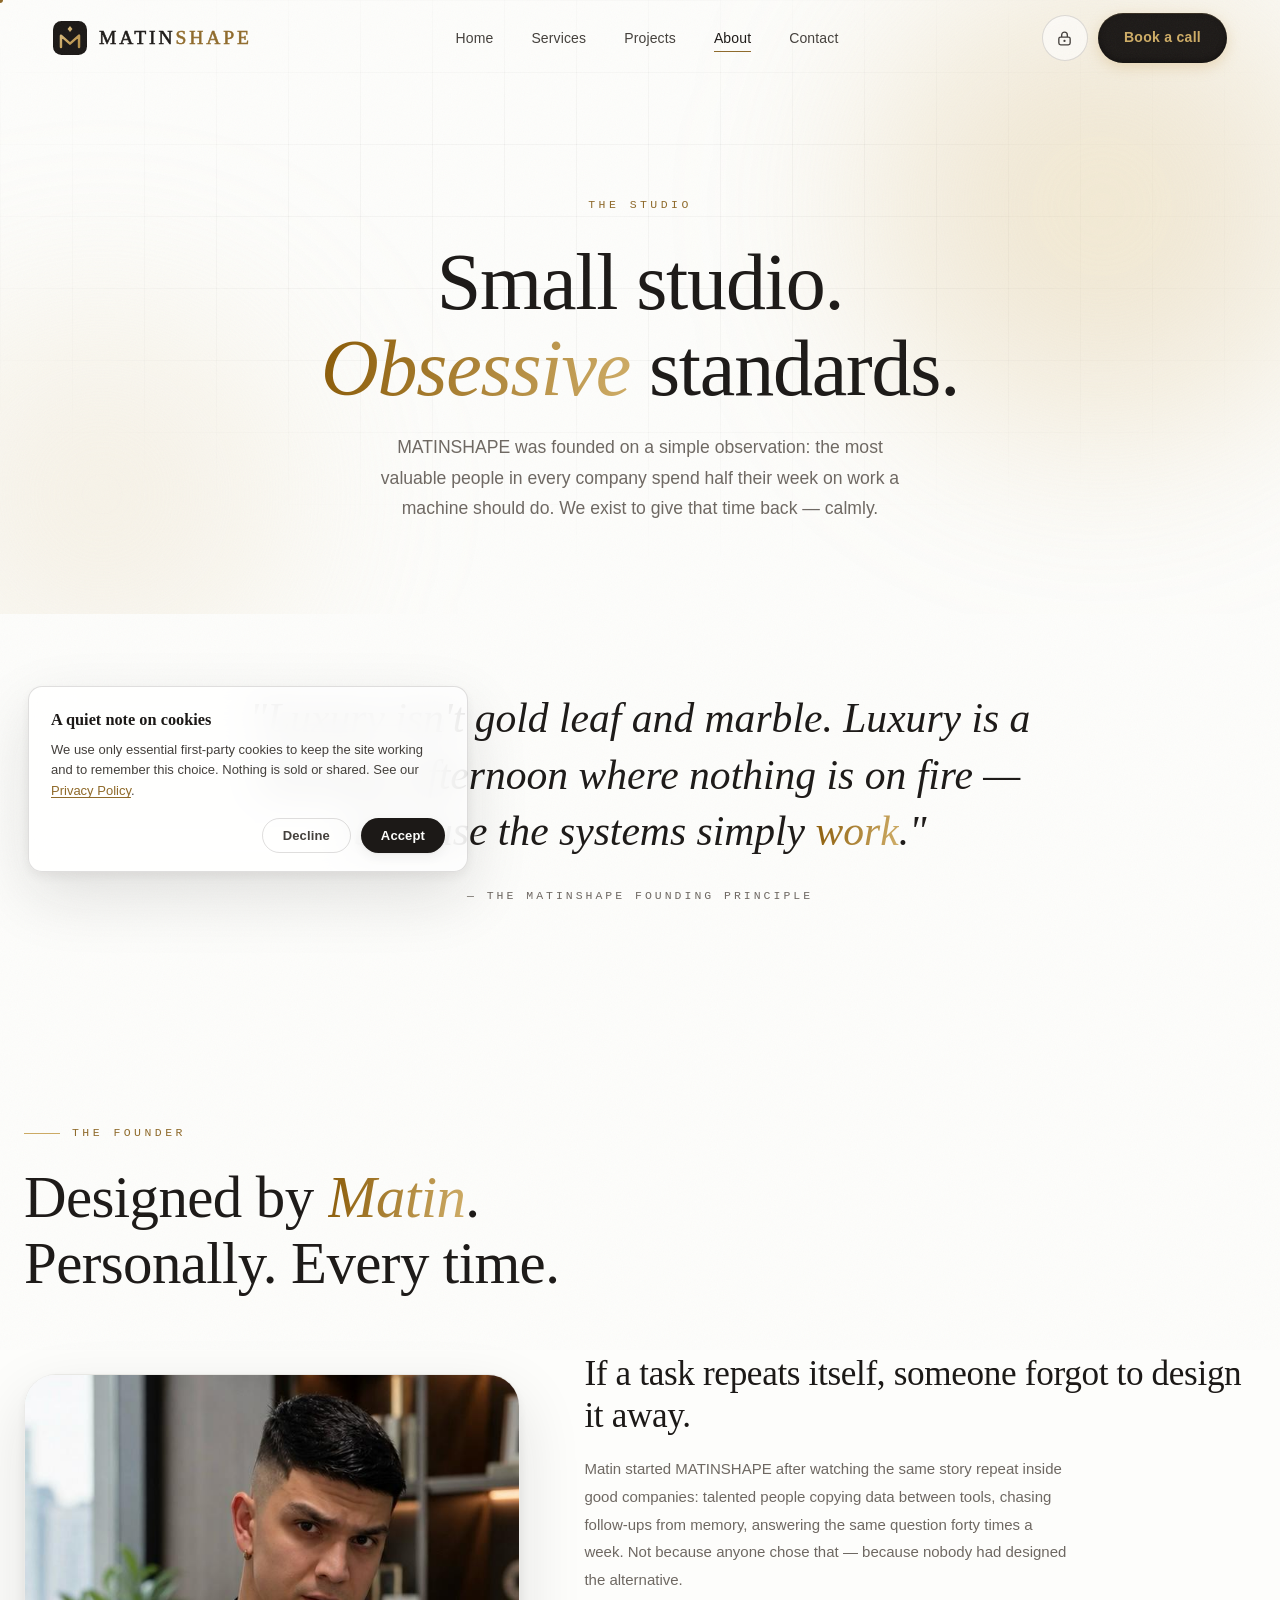
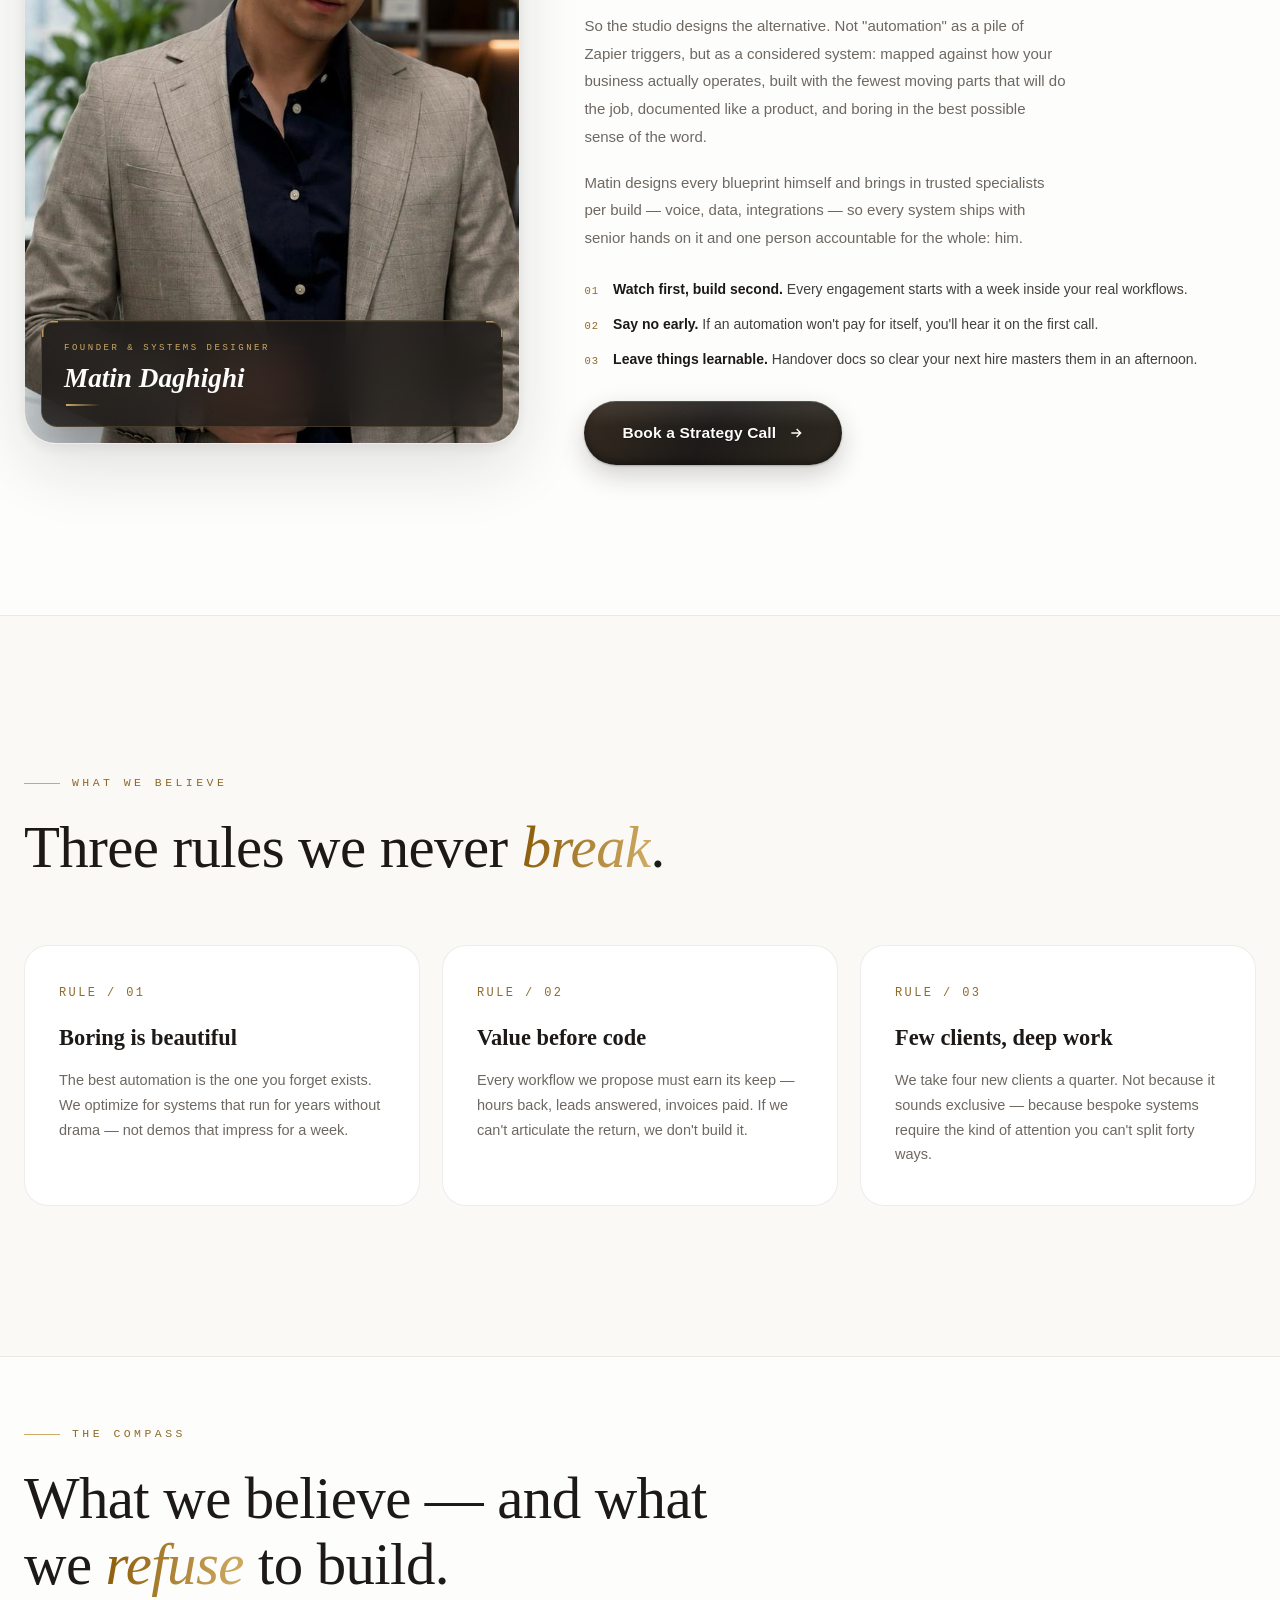
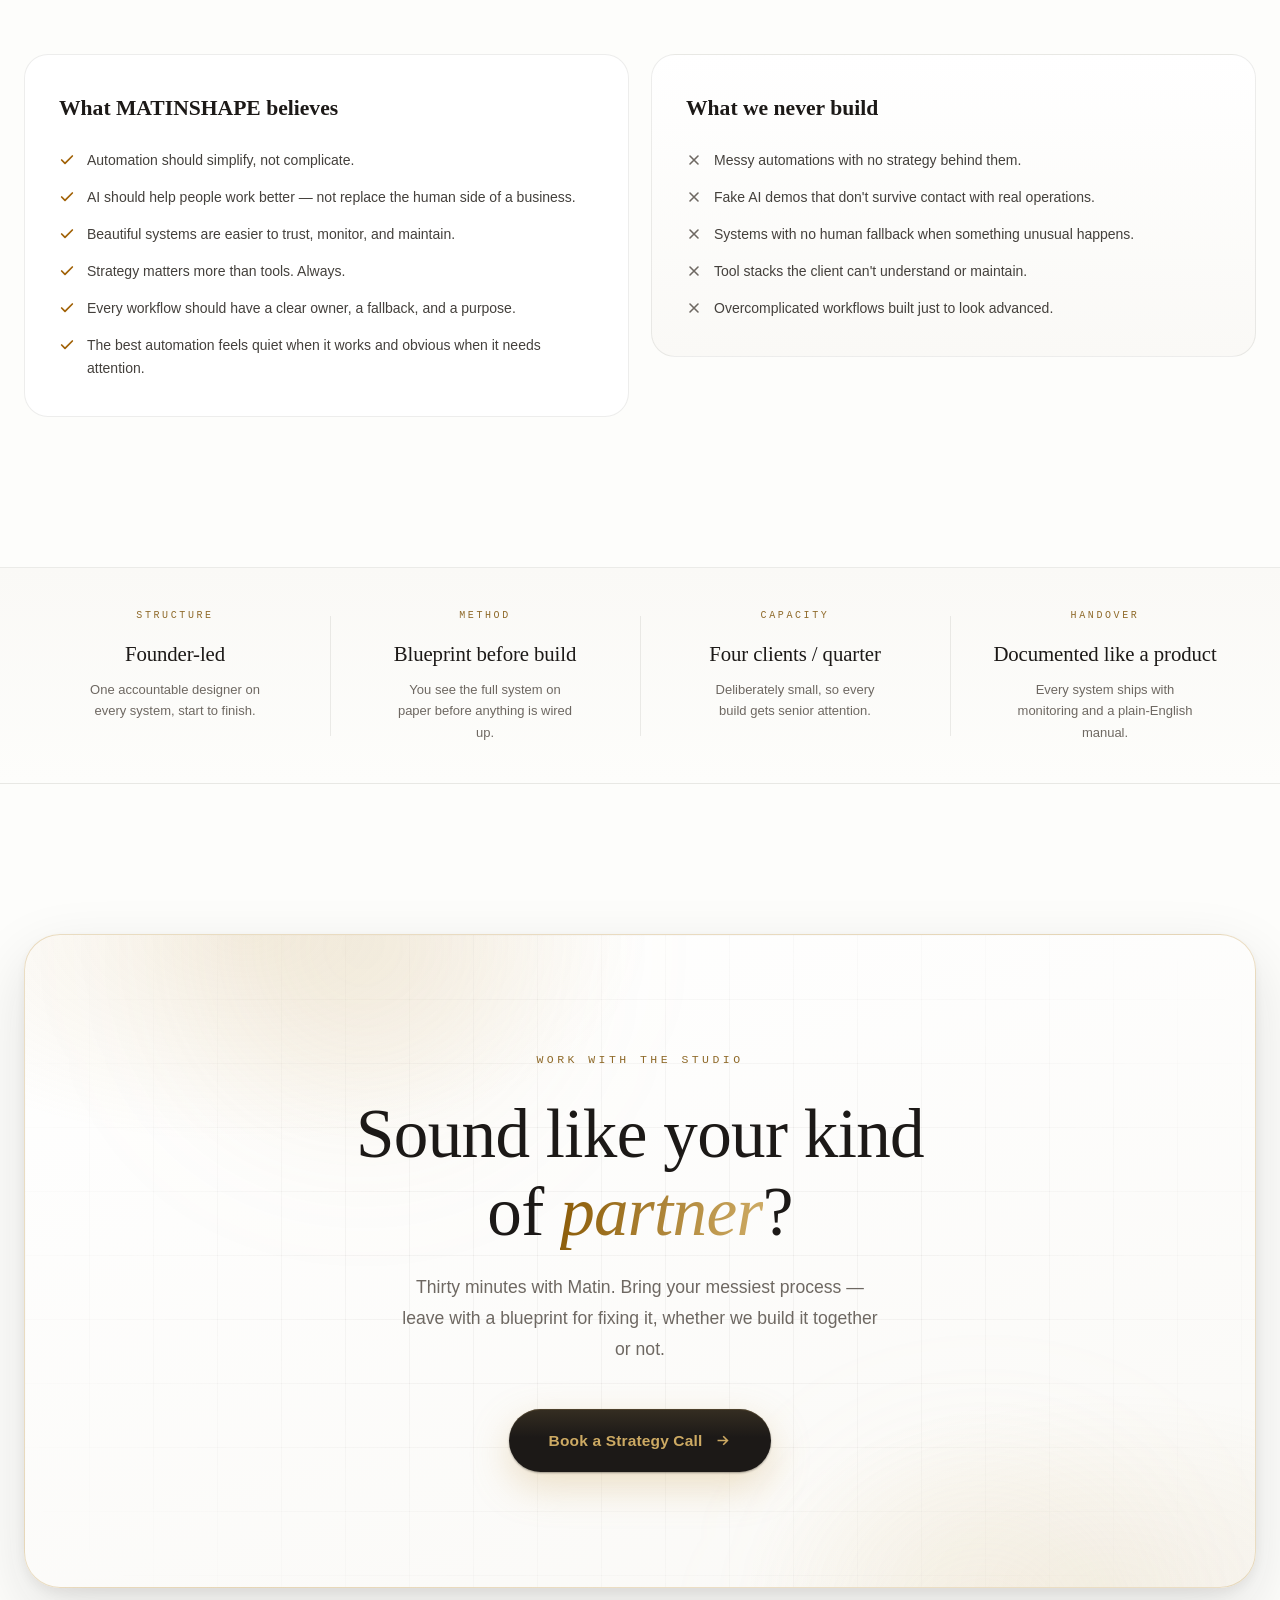
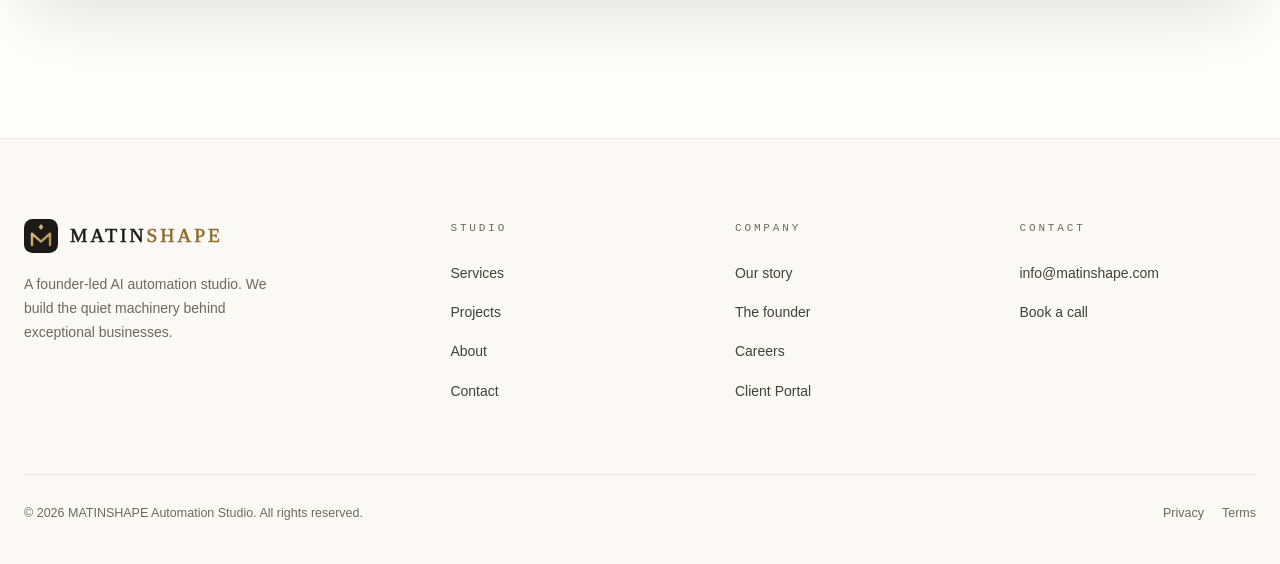
<file: about.html>
<!DOCTYPE html>
<html lang="en">
<head>
<meta charset="UTF-8" />
<meta name="viewport" content="width=device-width, initial-scale=1.0" />
<meta http-equiv="Content-Security-Policy" content="default-src 'self'; script-src 'self'; style-src 'self' 'unsafe-inline' https://fonts.googleapis.com; font-src https://fonts.gstatic.com; img-src 'self' data:; connect-src 'self'; base-uri 'self'; form-action 'self'; object-src 'none'; frame-src 'none'" />
<meta name="referrer" content="strict-origin-when-cross-origin" />
<title>About — Founder-Led AI Automation Studio | MATINSHAPE</title>
<meta name="description" content="MATINSHAPE is a founder-led automation studio built on a simple belief: repetitive work should be invisible, and good systems should be calm." />
<link rel="icon" href="data:image/svg+xml,%3Csvg xmlns='http://www.w3.org/2000/svg' viewBox='0 0 32 32'%3E%3Crect width='32' height='32' rx='8' fill='%231C1917'/%3E%3Cpath d='M16 4.8 18.3 7.6 16 10.4 13.7 7.6Z' fill='%23C6A15B'/%3E%3Cpath d='M7.5 24.5V13.8L16 21.3l8.5-7.5V24.5' fill='none' stroke='%23C6A15B' stroke-width='2.3' stroke-linecap='round' stroke-linejoin='round'/%3E%3C/svg%3E" />
<link rel="preconnect" href="https://fonts.googleapis.com" />
<link rel="preconnect" href="https://fonts.gstatic.com" crossorigin />
<link href="https://fonts.googleapis.com/css2?family=Fraunces:ital,opsz,wght@0,9..144,400;0,9..144,500;0,9..144,600;1,9..144,400;1,9..144,500;1,9..144,600&family=Italiana&family=Inter:wght@300;400;500;600;700&family=JetBrains+Mono:wght@400;500&display=swap" rel="stylesheet" />
<link rel="stylesheet" href="assets/styles.css" />
<link rel="stylesheet" href="assets/enhance.css" />
</head>
<body>

<a class="skip-link" href="#main">Skip to content</a>


<div class="grain" aria-hidden="true"></div>
<div class="cursor-dot" id="cursorDot" aria-hidden="true"></div>
<div class="cursor-ring" id="cursorRing" aria-hidden="true"></div>
<div class="scroll-progress" aria-hidden="true"><i id="progressBar"></i></div>

<nav class="nav" id="nav" aria-label="Main navigation">
  <div class="nav-inner">
    <a href="index.html" class="nav-logo" aria-label="MATINSHAPE home">
      <svg viewBox="0 0 32 32" fill="none" aria-hidden="true">
        <defs><linearGradient id="msGold" x1="4" y1="4" x2="28" y2="28" gradientUnits="userSpaceOnUse"><stop stop-color="#E4CD97"/><stop offset=".55" stop-color="#C6A15B"/><stop offset="1" stop-color="#A9853F"/></linearGradient></defs><rect width="32" height="32" rx="8" fill="#1C1917"/><path d="M16 4.8 18.3 7.6 16 10.4 13.7 7.6Z" fill="url(#msGold)"/><path d="M7.5 24.5V13.8L16 21.3l8.5-7.5V24.5" fill="none" stroke="url(#msGold)" stroke-width="2.3" stroke-linecap="round" stroke-linejoin="round"/>
      </svg>
      <span class="wm-text">MATIN<span class="wm-gold">SHAPE</span></span>
    </a>
    <ul class="nav-links">
      <li><a href="index.html">Home</a></li>
      <li><a href="services.html">Services</a></li>
      <li><a href="projects.html">Projects</a></li>
      <li><a href="about.html" class="active">About</a></li>
      <li><a href="contact.html">Contact</a></li>
    </ul>
    <div class="nav-right">
      <a href="login.html" class="nav-portal" aria-label="Client Portal — private access" title="Client Portal — for existing clients">
        <svg width="17" height="17" viewBox="0 0 24 24" fill="none" stroke="currentColor" stroke-width="1.9" aria-hidden="true"><rect x="4" y="10" width="16" height="11" rx="2.5"/><path d="M8 10V7a4 4 0 0 1 8 0v3"/><circle cx="12" cy="15.5" r="1.6" fill="currentColor" stroke="none"/></svg>
      </a>
      <a href="contact.html" class="nav-cta magnetic">Book a call</a>
      <button class="nav-burger" id="burger" aria-label="Open menu" aria-expanded="false">
        <span></span><span></span><span></span>
      </button>
    </div>
  </div>
</nav>

<div class="mobile-menu" id="mobileMenu">
  <a href="index.html">Home</a>
  <a href="services.html">Services</a>
  <a href="projects.html">Projects</a>
  <a href="about.html">About</a>
  <a href="contact.html">Contact</a>
  <a href="careers.html">Careers</a>
  <a href="login.html" class="portal-link">Client Portal</a>
</div>

<!-- ============ PAGE HERO ============ -->
<header class="page-hero page-enter">
  <div class="hero-grid" aria-hidden="true"></div>
  <div class="orb orb-1" aria-hidden="true"></div>
  <div class="orb orb-2" aria-hidden="true"></div>
  <div class="container page-hero-inner">
    <span class="eyebrow centered">The studio</span>
    <h1>Small studio. <span class="gold-word">Obsessive</span> standards.</h1>
    <p class="section-sub">
      MATINSHAPE was founded on a simple observation: the most valuable people
      in every company spend half their week on work a machine should do.
      We exist to give that time back — calmly.
    </p>
  </div>
</header>

<main id="main">

<!-- ============ BIG QUOTE ============ -->
<section class="section" style="padding-top: clamp(40px, 6vw, 80px);">
  <div class="container reveal">
    <p class="big-quote">
      "Luxury isn't gold leaf and marble. Luxury is a Tuesday afternoon where
      nothing is on fire — because the systems simply <span class="gold-word">work</span>."
    </p>
    <p class="big-quote-author">— The MATINSHAPE founding principle</p>
  </div>
</section>

<!-- ============ FOUNDER STORY ============ -->
<section class="section" id="founder" style="padding-top: clamp(30px, 5vw, 60px);">
  <div class="container">
    <div class="reveal">
      <span class="eyebrow">The founder</span>
      <h2 class="section-title">Designed by <span class="gold-word">Matin</span>. Personally. Every time.</h2>
    </div>

    <div class="founder-panel">
      <div class="founder-mark reveal" data-photo="images/Founder.jpg">
        <img alt="Matin, founder of MATINSHAPE" loading="lazy" />
        <svg viewBox="0 0 32 32" fill="none" aria-hidden="true">
          <rect width="32" height="32" rx="8" fill="rgba(28,25,23,.03)" stroke="rgba(198,161,91,.5)" stroke-width=".6"/>
          <path d="M16 4.8 18.3 7.6 16 10.4 13.7 7.6Z" fill="#C6A15B"/>
          <path d="M7.5 24.5V13.8L16 21.3l8.5-7.5V24.5" fill="none" stroke="#C6A15B" stroke-width="2.3" stroke-linecap="round" stroke-linejoin="round"/>
        </svg>
        <span class="fm-name">MATIN DAGHIGHI</span>
        <span class="fm-role">Founder &amp; Systems Designer</span>
        <div class="fm-plate">
          <span class="fm-eyebrow">
            <svg width="10" height="10" viewBox="0 0 24 24" fill="currentColor" aria-hidden="true"><path d="M12 2 15 9 22 12 15 15 12 22 9 15 2 12 9 9Z"/></svg>
            Founder &amp; Systems Designer
          </span>
          <b>Matin Daghighi</b>
        </div>
      </div>

      <div class="founder-copy reveal" style="--d:.12s">
        <h3>If a task repeats itself, someone forgot to design it away.</h3>
        <p>
          Matin started MATINSHAPE after watching the same story repeat inside
          good companies: talented people copying data between tools, chasing
          follow-ups from memory, answering the same question forty times a
          week. Not because anyone chose that — because nobody had designed
          the alternative.
        </p>
        <p>
          So the studio designs the alternative. Not "automation" as a pile of
          Zapier triggers, but as a considered system: mapped against how your
          business actually operates, built with the fewest moving parts that
          will do the job, documented like a product, and boring in the best
          possible sense of the word.
        </p>
        <p>
          Matin designs every blueprint
          himself and brings in trusted specialists per build — voice, data,
          integrations — so every system ships with senior hands on it and
          one person accountable for the whole: him.
        </p>
        <ul class="founder-points">
          <li><span class="fp-num">01</span><span><b>Watch first, build second.</b> Every engagement starts with a week inside your real workflows.</span></li>
          <li><span class="fp-num">02</span><span><b>Say no early.</b> If an automation won't pay for itself, you'll hear it on the first call.</span></li>
          <li><span class="fp-num">03</span><span><b>Leave things learnable.</b> Handover docs so clear your next hire masters them in an afternoon.</span></li>
        </ul>
        <div class="founder-actions">
          <a href="contact.html" class="btn-primary magnetic">
            <span>Book a Strategy Call</span>
            <svg width="16" height="16" viewBox="0 0 24 24" fill="none" stroke="currentColor" stroke-width="2" aria-hidden="true"><path d="M5 12h14M13 6l6 6-6 6"/></svg>
          </a>
        </div>
      </div>
    </div>
  </div>
</section>

<!-- ============ VALUES ============ -->
<section class="section process">
  <div class="container">
    <div class="reveal">
      <span class="eyebrow">What we believe</span>
      <h2 class="section-title">Three rules we never <span class="gold-word">break</span>.</h2>
    </div>
    <div class="values-grid">
      <div class="value-card reveal">
        <div class="value-num">RULE / 01</div>
        <h3>Boring is beautiful</h3>
        <p>
          The best automation is the one you forget exists. We optimize for
          systems that run for years without drama — not demos that impress
          for a week.
        </p>
      </div>
      <div class="value-card reveal" style="--d:.1s">
        <div class="value-num">RULE / 02</div>
        <h3>Value before code</h3>
        <p>
          Every workflow we propose must earn its keep — hours back, leads
          answered, invoices paid. If we can't articulate the return, we don't
          build it.
        </p>
      </div>
      <div class="value-card reveal" style="--d:.2s">
        <div class="value-num">RULE / 03</div>
        <h3>Few clients, deep work</h3>
        <p>
          We take four new clients a quarter. Not because it sounds exclusive —
          because bespoke systems require the kind of attention you can't
          split forty ways.
        </p>
      </div>
    </div>
  </div>
</section>


<!-- ============ BELIEFS / NEVER BUILD ============ -->
<section class="section" style="padding-top: clamp(30px, 5vw, 60px);">
  <div class="container">
    <div class="reveal">
      <span class="eyebrow">The compass</span>
      <h2 class="section-title">What we believe — and what we <span class="gold-word">refuse</span> to build.</h2>
    </div>

    <div class="belief-cols">
      <div class="belief-card reveal">
        <h3>What MATINSHAPE believes</h3>
        <ul>
          <li>Automation should simplify, not complicate.</li>
          <li>AI should help people work better — not replace the human side of a business.</li>
          <li>Beautiful systems are easier to trust, monitor, and maintain.</li>
          <li>Strategy matters more than tools. Always.</li>
          <li>Every workflow should have a clear owner, a fallback, and a purpose.</li>
          <li>The best automation feels quiet when it works and obvious when it needs attention.</li>
        </ul>
      </div>
      <div class="belief-card no reveal" style="--d:.1s">
        <h3>What we never build</h3>
        <ul>
          <li>Messy automations with no strategy behind them.</li>
          <li>Fake AI demos that don't survive contact with real operations.</li>
          <li>Systems with no human fallback when something unusual happens.</li>
          <li>Tool stacks the client can't understand or maintain.</li>
          <li>Overcomplicated workflows built just to look advanced.</li>
        </ul>
      </div>
    </div>
  </div>
</section>

<!-- ============ STUDIO PRINCIPLES (honest, no invented numbers) ============ -->
<section class="principles" aria-label="How the studio works">
  <div class="container">
    <div class="principles-grid">
      <div class="principle reveal">
        <div class="principle-kicker">Structure</div>
        <h3>Founder-led</h3>
        <p>One accountable designer on every system, start to finish.</p>
      </div>
      <div class="principle reveal" style="--d:.1s">
        <div class="principle-kicker">Method</div>
        <h3>Blueprint before build</h3>
        <p>You see the full system on paper before anything is wired up.</p>
      </div>
      <div class="principle reveal" style="--d:.2s">
        <div class="principle-kicker">Capacity</div>
        <h3>Four clients / quarter</h3>
        <p>Deliberately small, so every build gets senior attention.</p>
      </div>
      <div class="principle reveal" style="--d:.3s">
        <div class="principle-kicker">Handover</div>
        <h3>Documented like a product</h3>
        <p>Every system ships with monitoring and a plain-English manual.</p>
      </div>
    </div>
  </div>
</section>

<!-- ============ CTA ============ -->
<section class="cta-section">
  <div class="container">
    <div class="cta-panel reveal">
      <div class="cta-grid-bg" aria-hidden="true"></div>
      <div class="cta-orb cta-orb-1" aria-hidden="true"></div>
      <div class="cta-orb cta-orb-2" aria-hidden="true"></div>
      <div class="cta-content">
        <div class="cta-eyebrow">Work with the studio</div>
        <h2>Sound like your kind of <span class="gold-word">partner</span>?</h2>
        <p>
          Thirty minutes with Matin. Bring your messiest process — leave with
          a blueprint for fixing it, whether we build it together or not.
        </p>
        <div class="cta-actions">
          <a href="contact.html" class="btn-gold magnetic">
            <span>Book a Strategy Call</span>
            <svg width="17" height="17" viewBox="0 0 24 24" fill="none" stroke="currentColor" stroke-width="2.2" aria-hidden="true"><path d="M5 12h14M13 6l6 6-6 6"/></svg>
          </a>
        </div>
      </div>
    </div>
  </div>
</section>

</main>

<footer class="footer">
  <div class="container">
    <div class="footer-top">
      <div class="footer-brand">
        <a href="index.html" class="nav-logo" aria-label="MATINSHAPE home">
          <svg viewBox="0 0 32 32" fill="none" aria-hidden="true">
            <rect width="32" height="32" rx="8" fill="#1C1917"/><path d="M16 4.8 18.3 7.6 16 10.4 13.7 7.6Z" fill="url(#msGold)"/><path d="M7.5 24.5V13.8L16 21.3l8.5-7.5V24.5" fill="none" stroke="url(#msGold)" stroke-width="2.3" stroke-linecap="round" stroke-linejoin="round"/>
          </svg>
          <span class="wm-text">MATIN<span class="wm-gold">SHAPE</span></span>
        </a>
        <p>A founder-led AI automation studio. We build the quiet machinery behind exceptional businesses.</p>
      </div>
      <div>
        <h4>Studio</h4>
        <ul>
          <li><a href="services.html">Services</a></li>
          <li><a href="projects.html">Projects</a></li>
          <li><a href="about.html">About</a></li>
          <li><a href="contact.html">Contact</a></li>
        </ul>
      </div>
      <div>
        <h4>Company</h4>
        <ul>
          <li><a href="about.html">Our story</a></li>
          <li><a href="about.html#founder">The founder</a></li>
          <li><a href="careers.html">Careers</a></li>
          <li><a href="login.html" title="Private client access">Client Portal</a></li>
        </ul>
      </div>
      <div>
        <h4>Contact</h4>
        <ul>
          <li><a href="mailto:info@matinshape.com">info@matinshape.com</a></li>
          <li><a href="contact.html">Book a call</a></li>
        </ul>
      </div>
    </div>
    <div class="footer-bottom">
      <span>© 2026 MATINSHAPE Automation Studio. All rights reserved.</span>
      <span class="footer-legal">
        <a href="privacy.html">Privacy</a>
        <a href="terms.html">Terms</a>
      </span>
    </div>
  </div>
</footer>

<script src="assets/observe.js"></script>
<script src="assets/cookies.js"></script>
<script src="assets/main.js"></script>
</body>
</html>
</file>
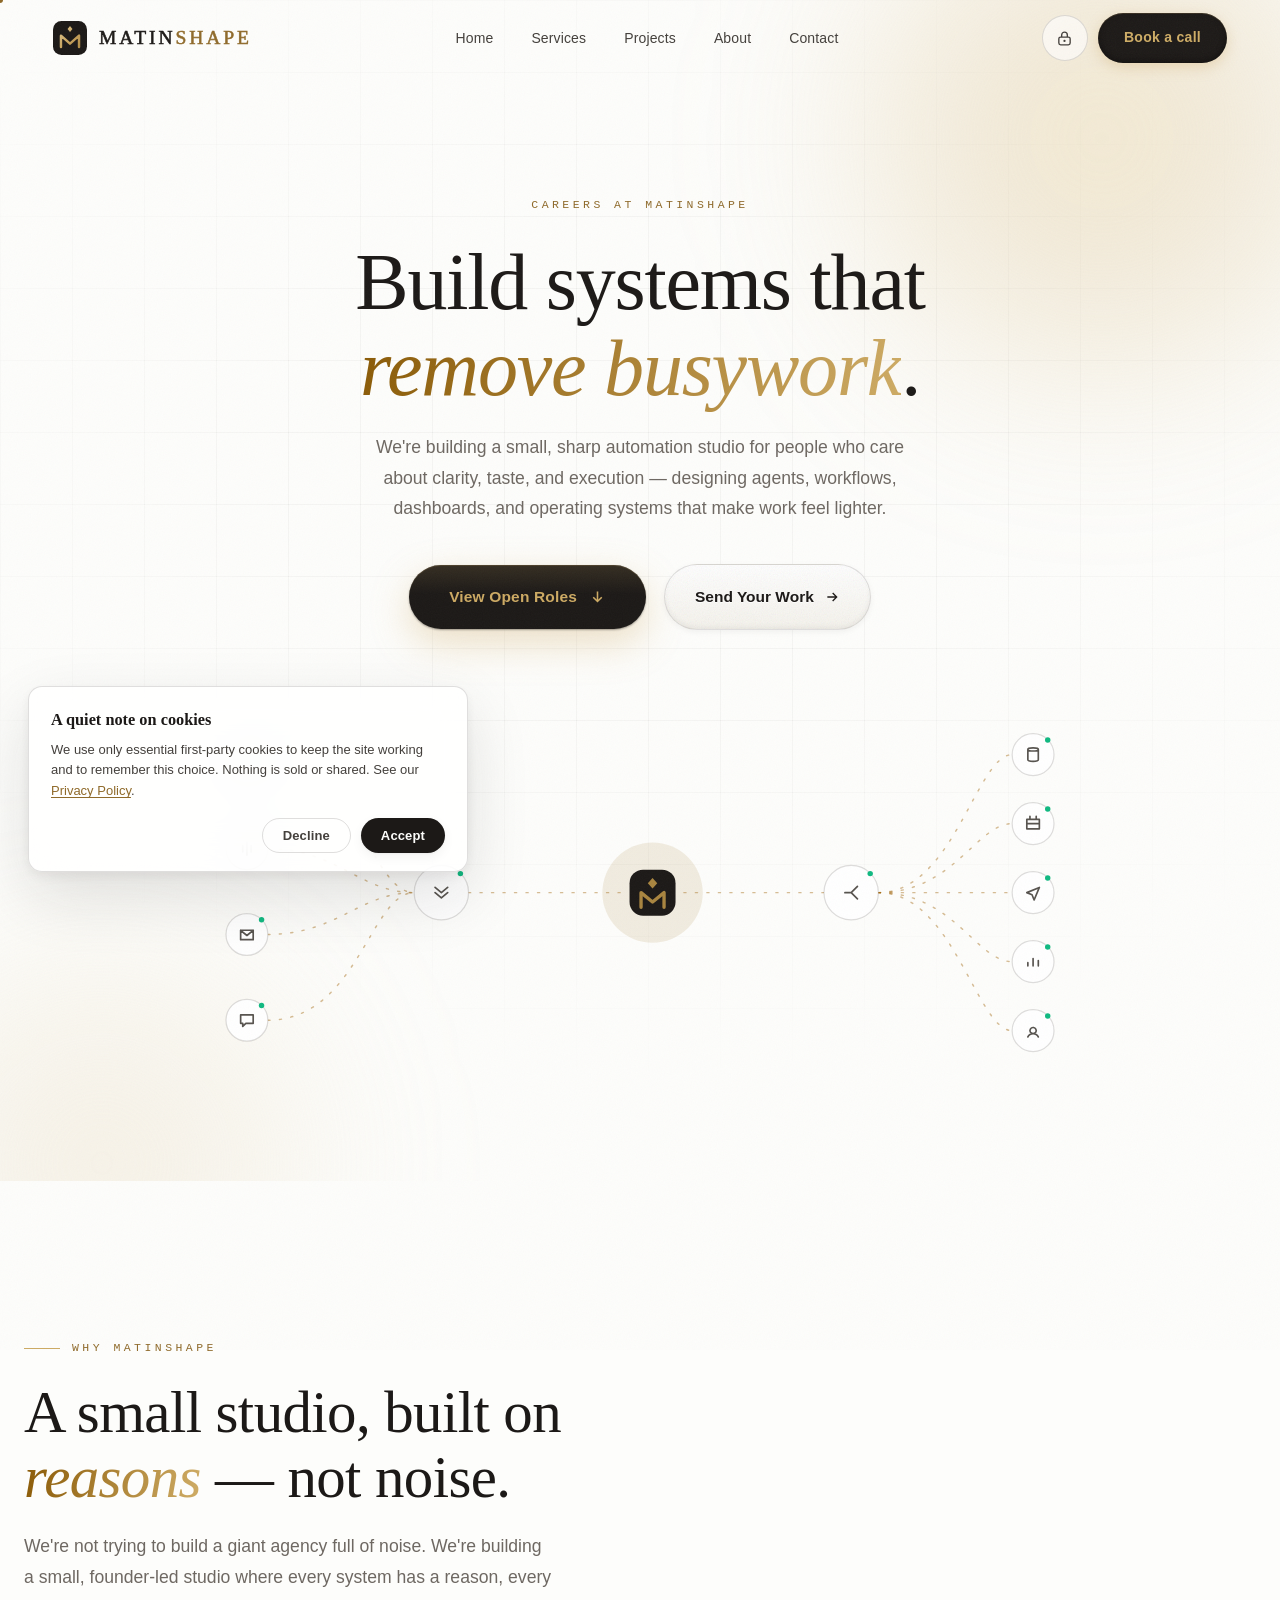
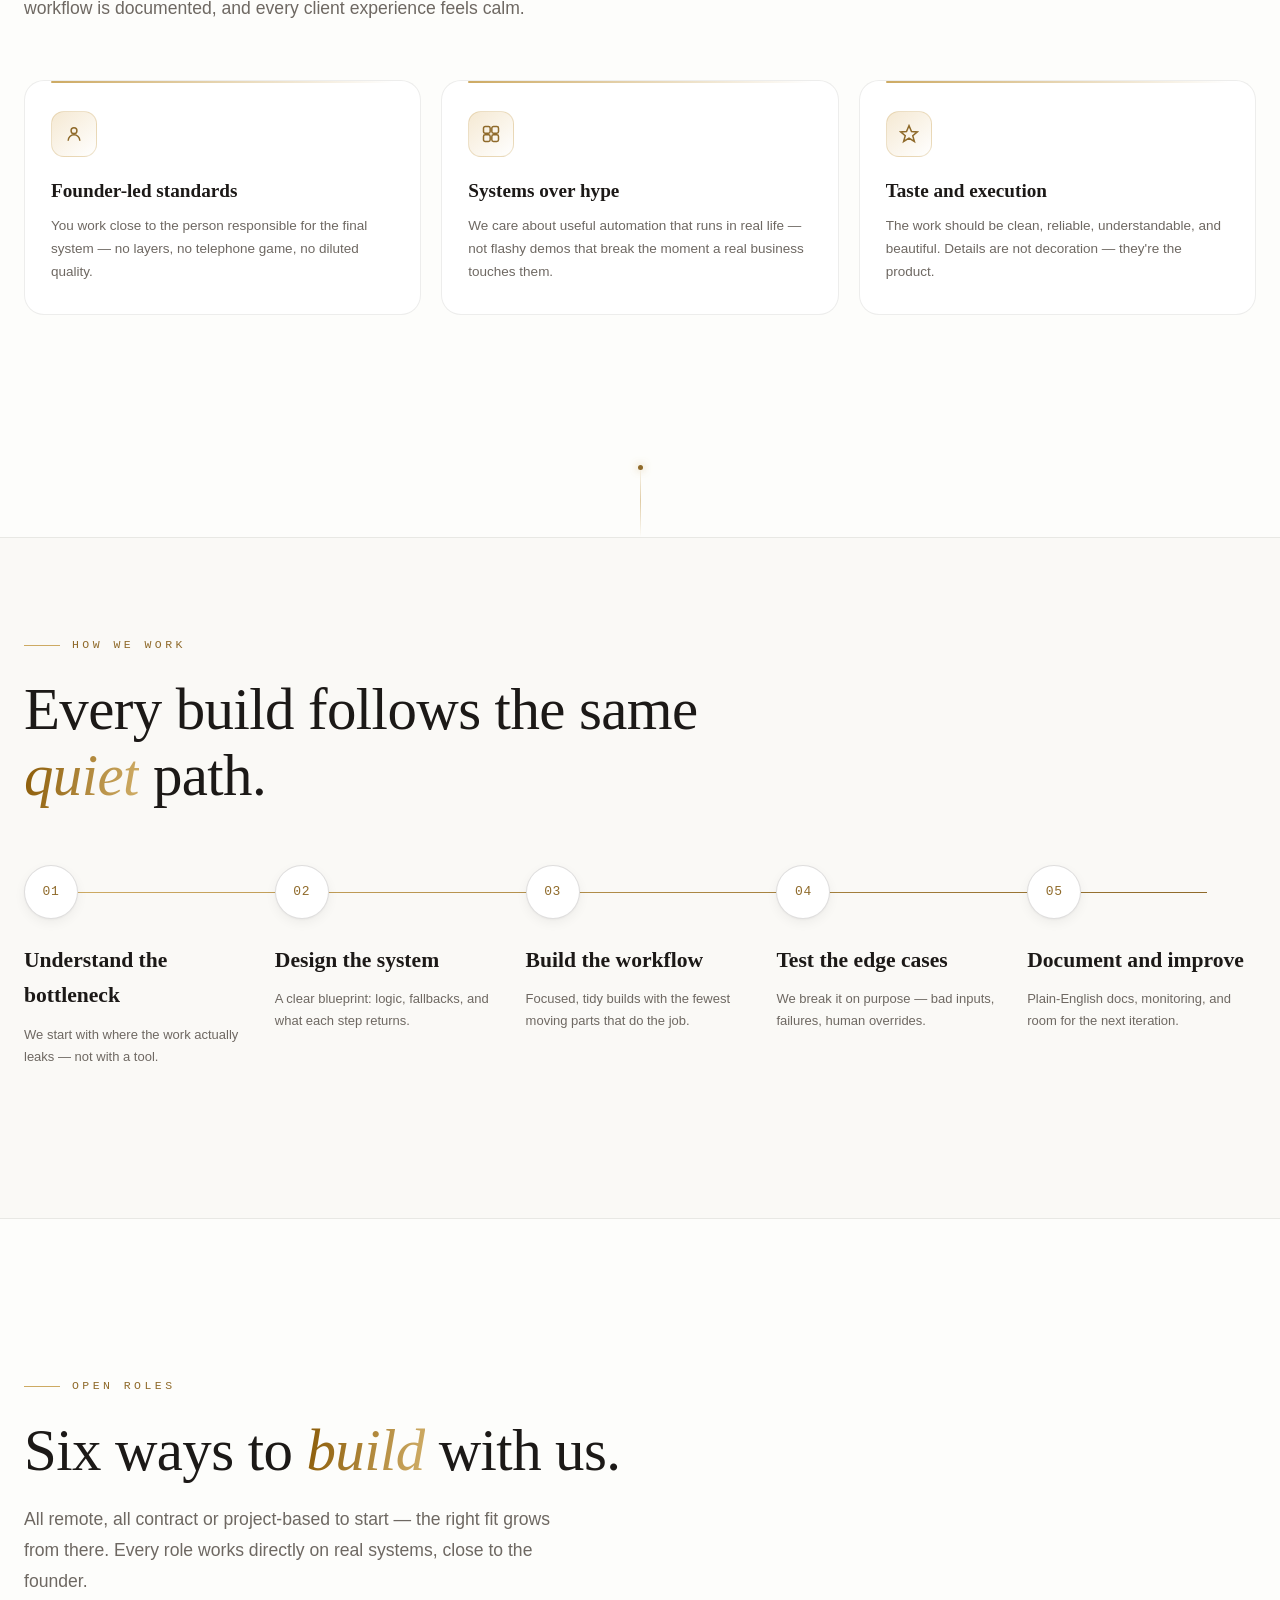
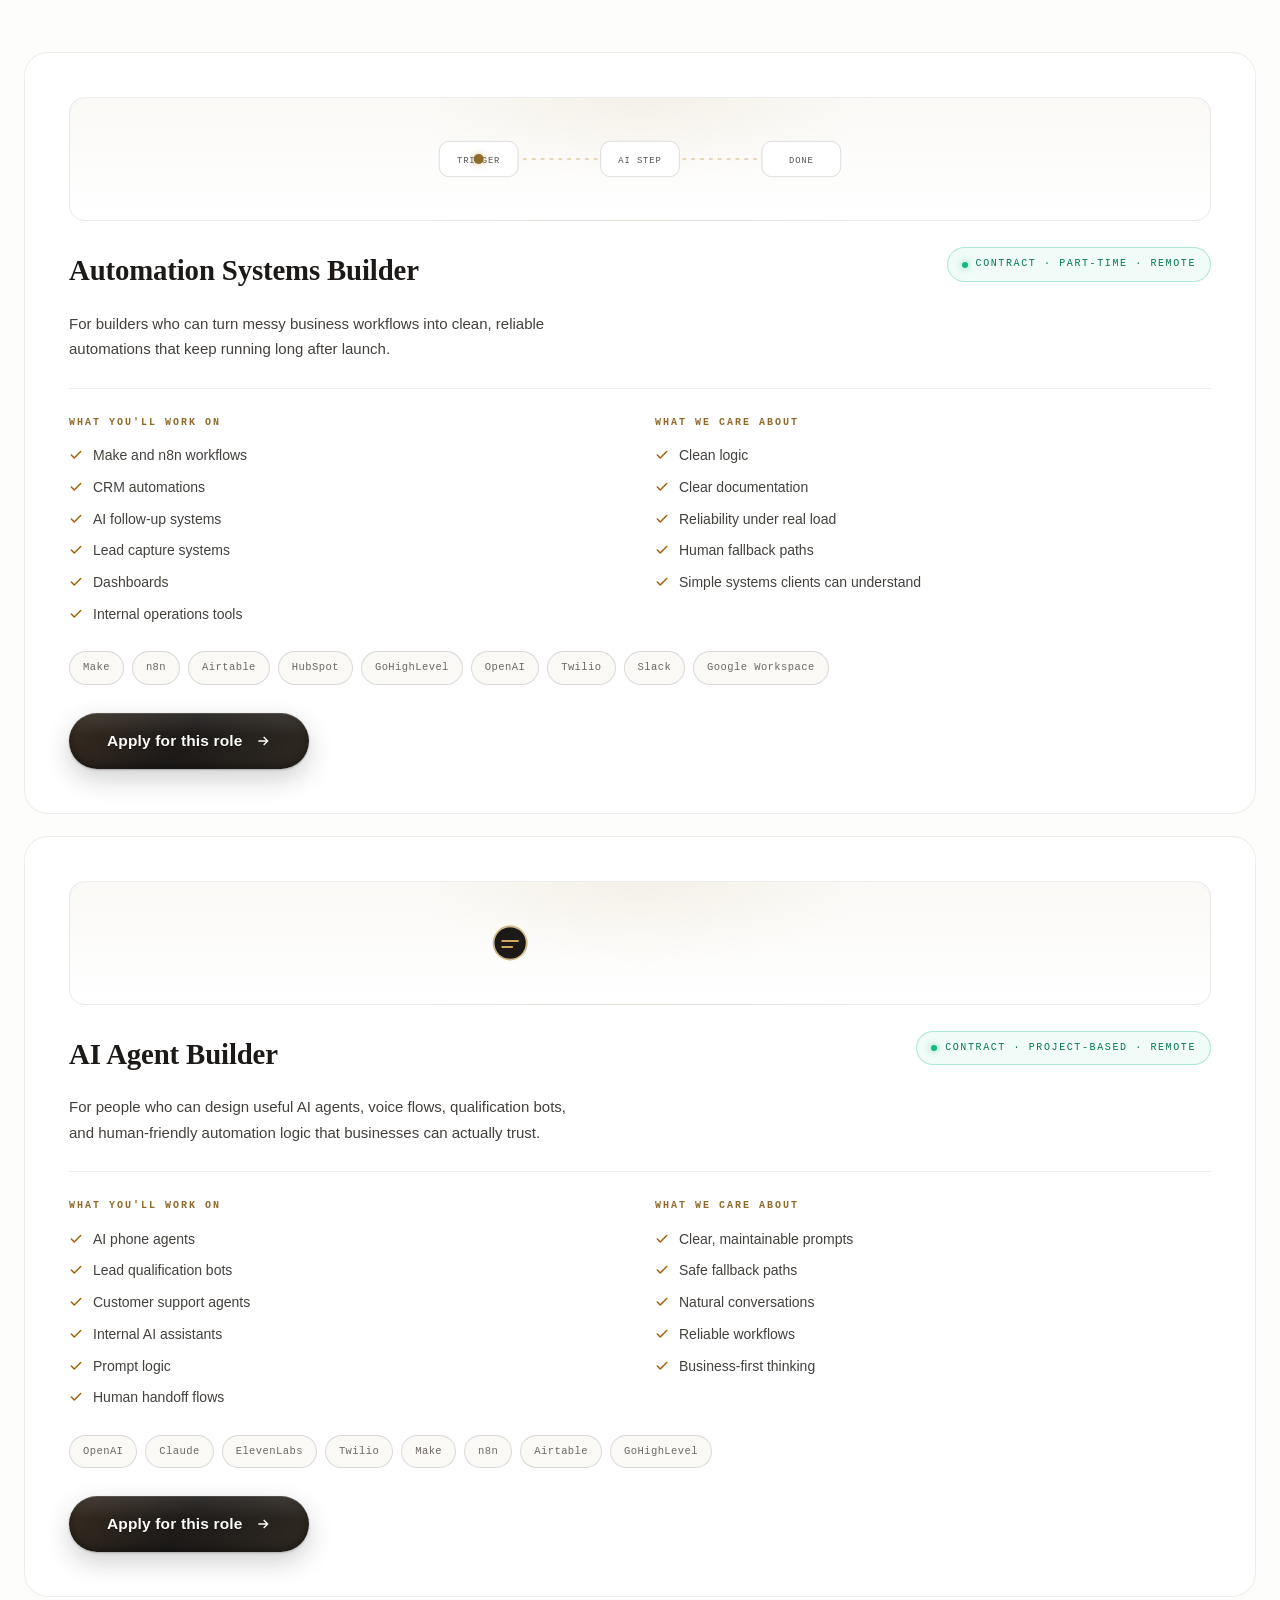
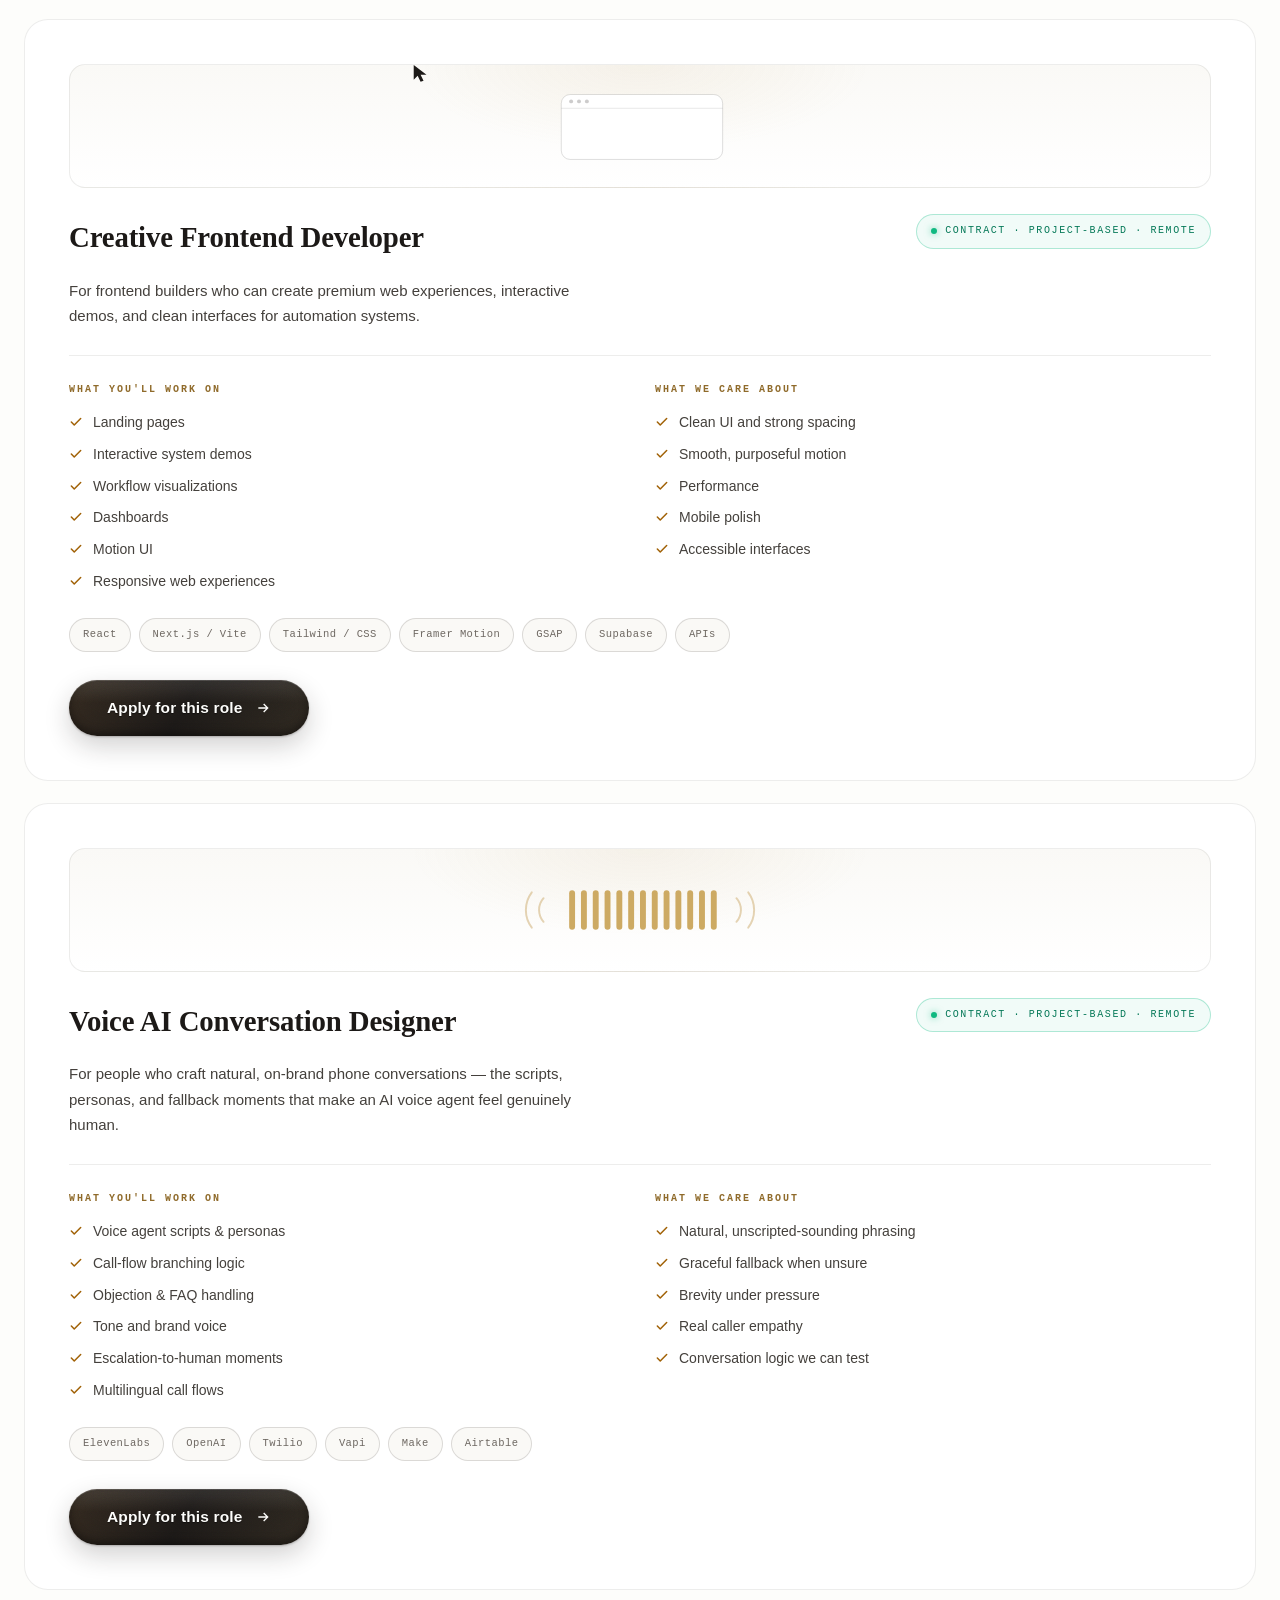
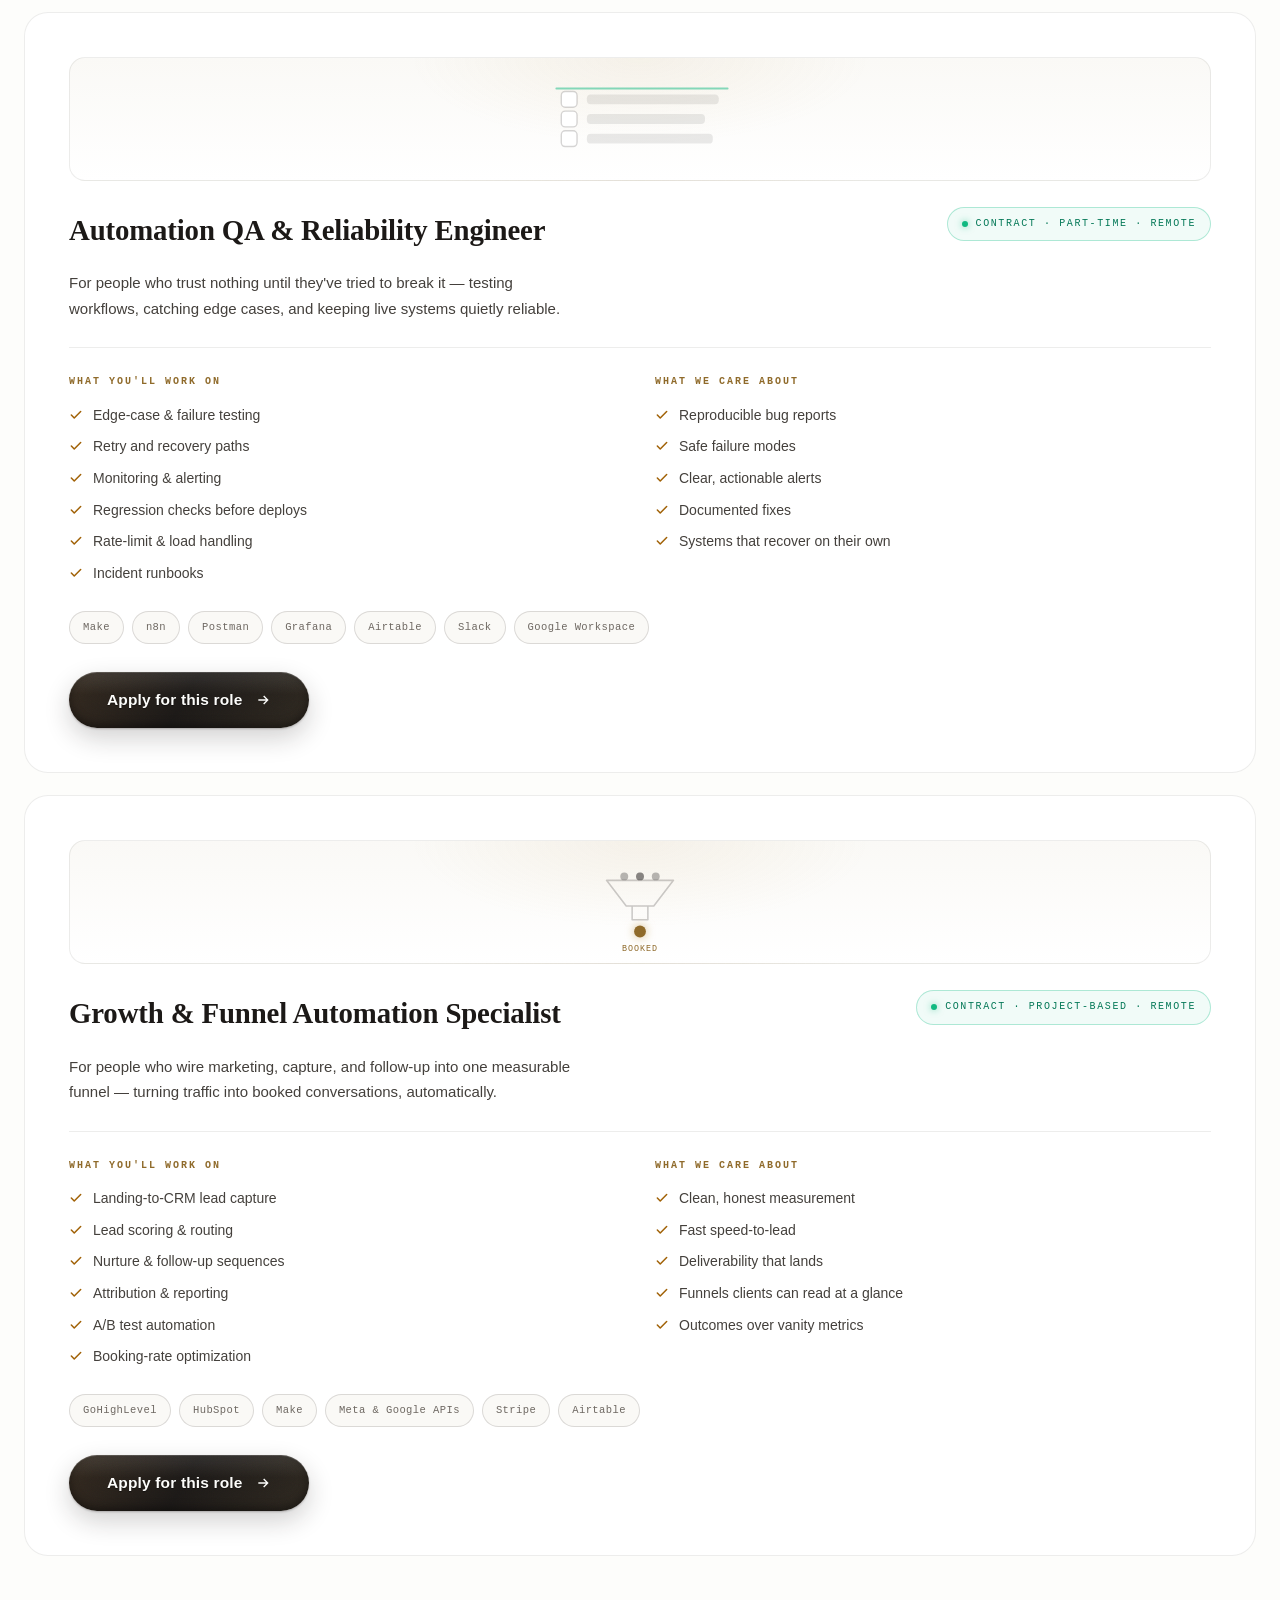
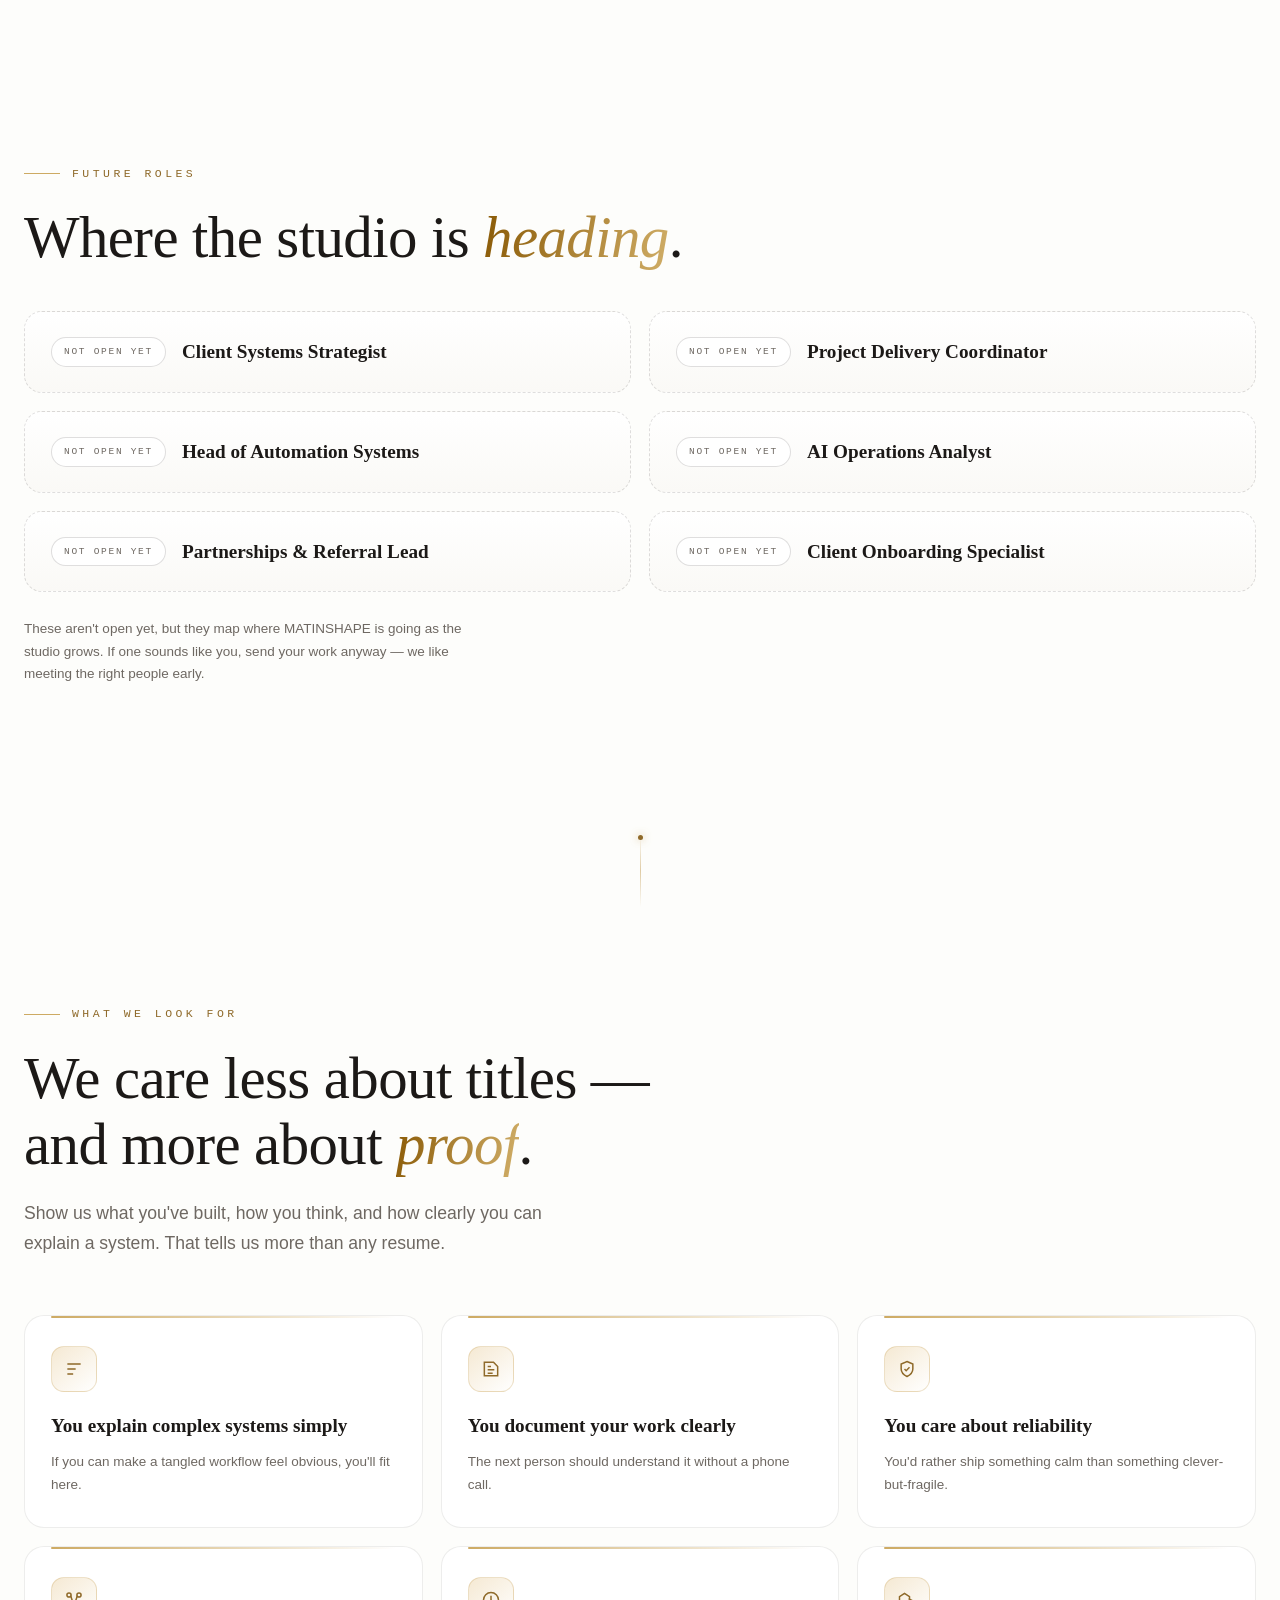
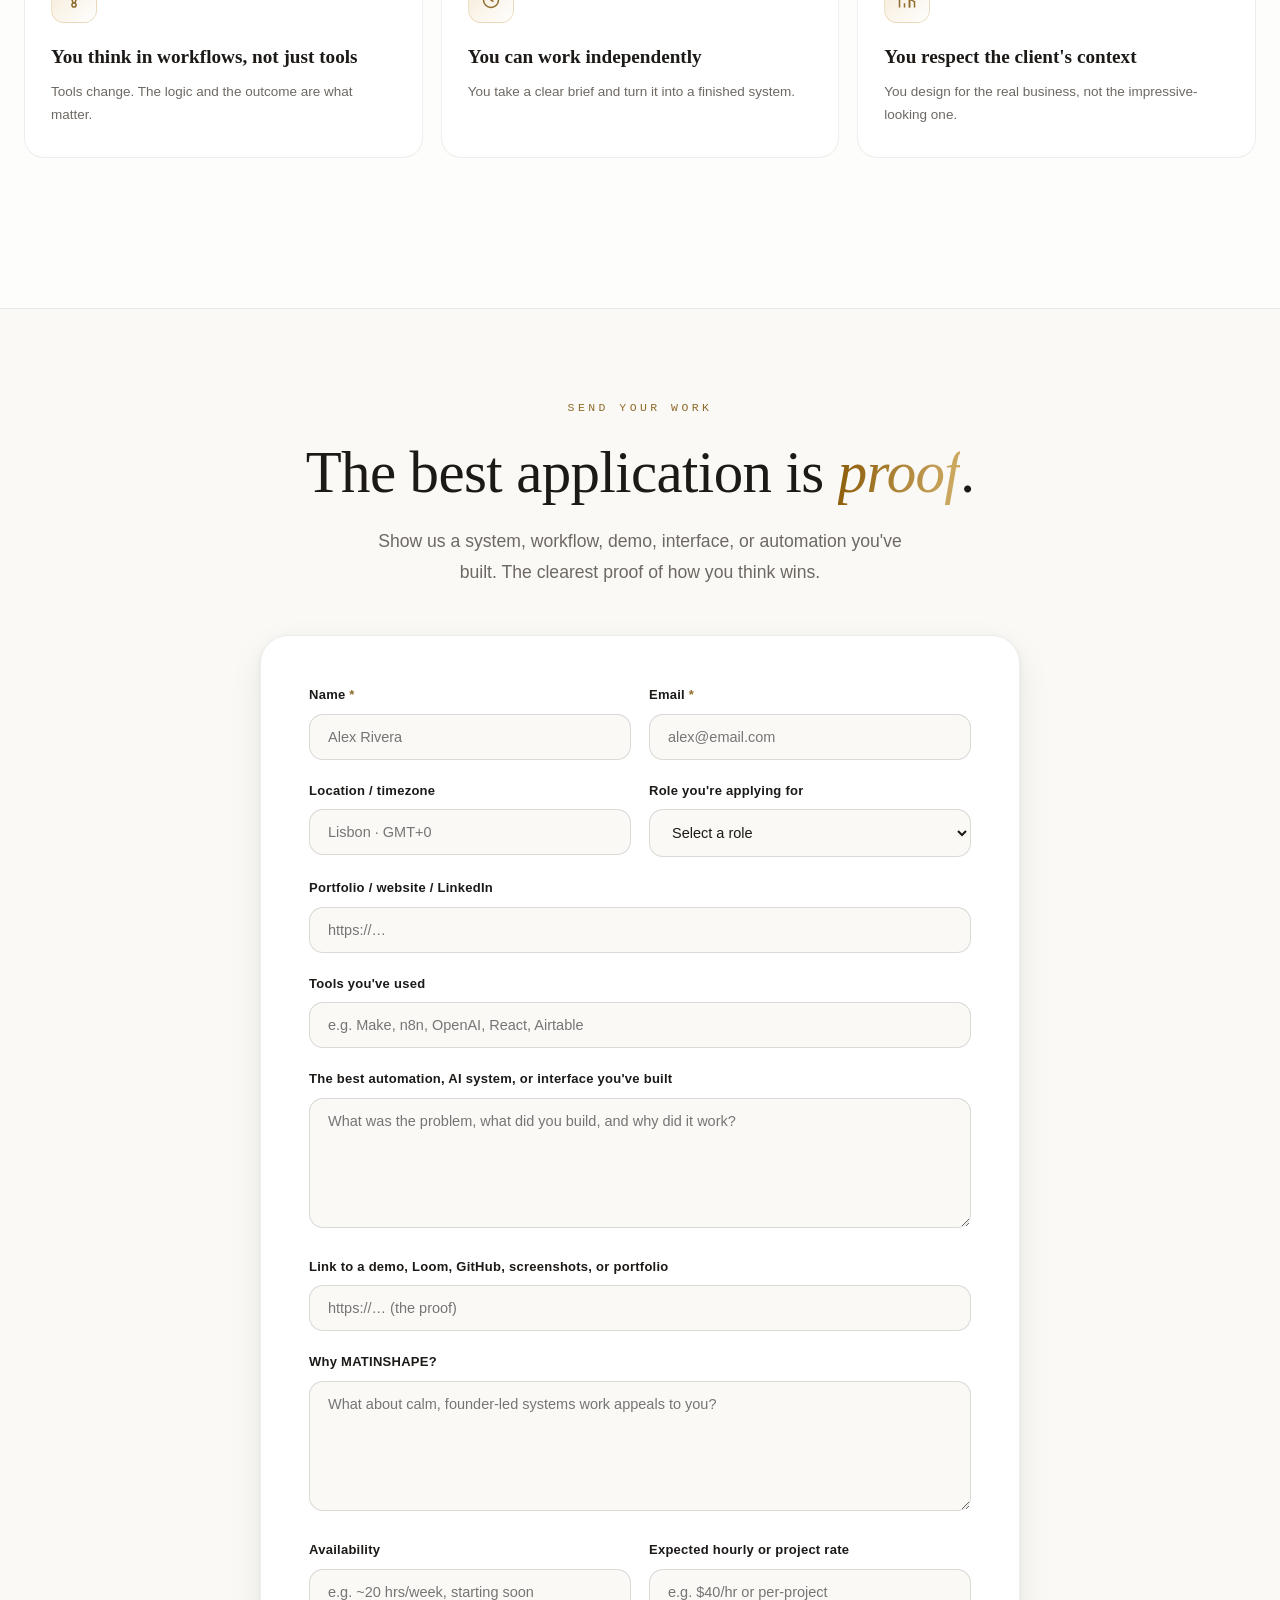
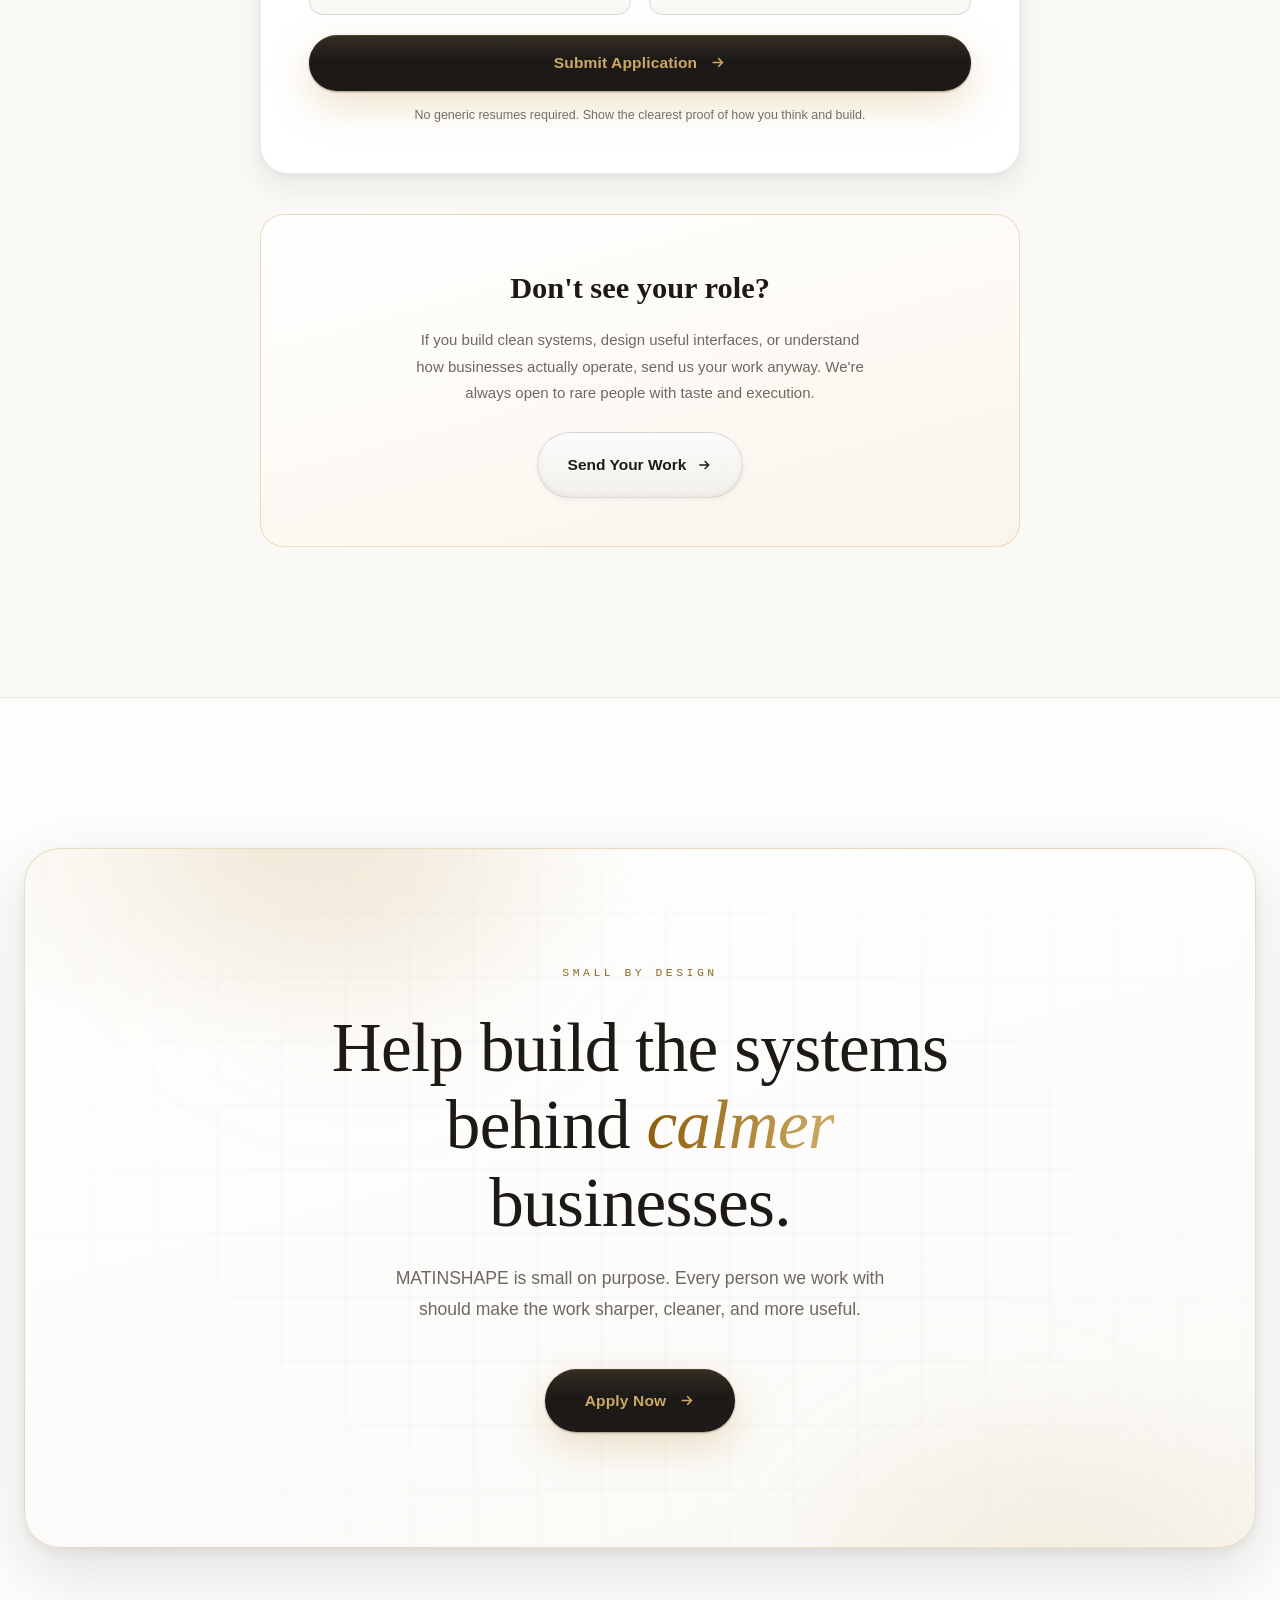
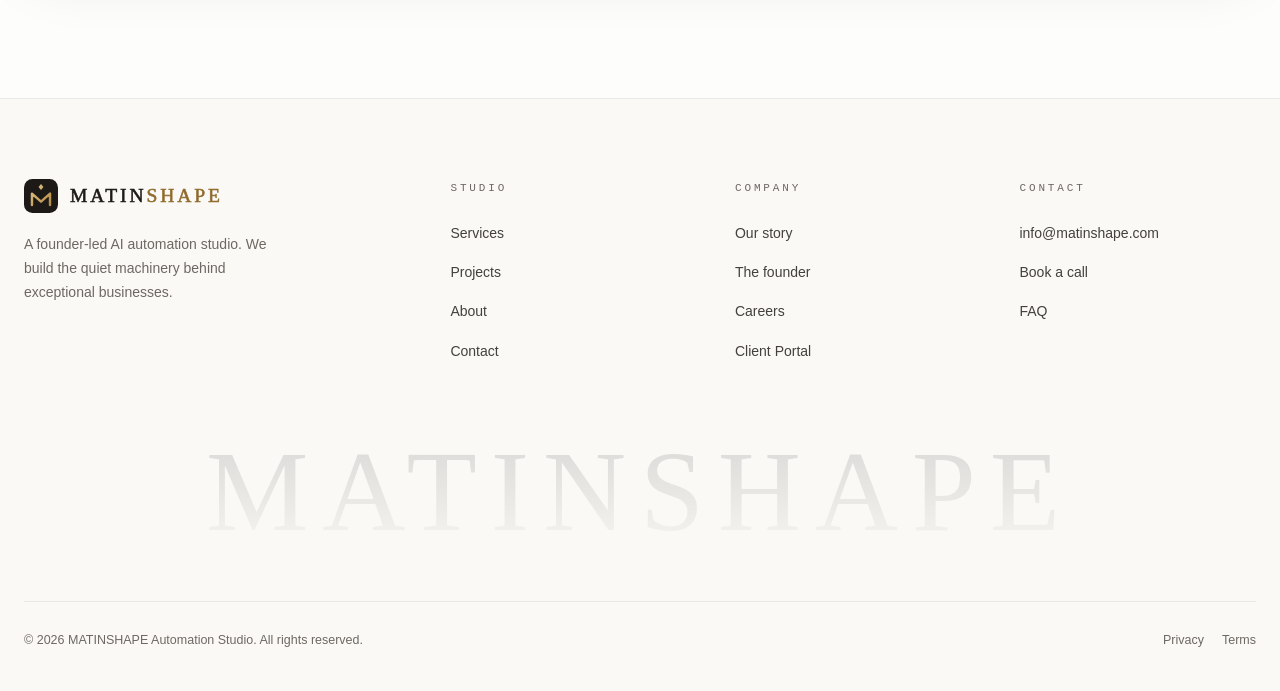
<file: careers.html>
<!DOCTYPE html>
<html lang="en">
<head>
<meta charset="UTF-8" />
<meta name="viewport" content="width=device-width, initial-scale=1.0" />
<meta http-equiv="Content-Security-Policy" content="default-src 'self'; script-src 'self'; style-src 'self' 'unsafe-inline' https://fonts.googleapis.com; font-src https://fonts.gstatic.com; img-src 'self' data:; connect-src 'self' https://hook.us2.make.com; base-uri 'self'; form-action 'self'; object-src 'none'; frame-src 'none'" />
<meta name="referrer" content="strict-origin-when-cross-origin" />
<title>Careers — MATINSHAPE</title>
<meta name="description" content="Join MATINSHAPE, a founder-led AI automation studio building agents, workflows, dashboards, and operating systems for modern businesses." />
<link rel="icon" href="data:image/svg+xml,%3Csvg xmlns='http://www.w3.org/2000/svg' viewBox='0 0 32 32'%3E%3Crect width='32' height='32' rx='8' fill='%231C1917'/%3E%3Cpath d='M16 4.8 18.3 7.6 16 10.4 13.7 7.6Z' fill='%23C6A15B'/%3E%3Cpath d='M7.5 24.5V13.8L16 21.3l8.5-7.5V24.5' fill='none' stroke='%23C6A15B' stroke-width='2.3' stroke-linecap='round' stroke-linejoin='round'/%3E%3C/svg%3E" />
<link rel="preconnect" href="https://fonts.googleapis.com" />
<link rel="preconnect" href="https://fonts.gstatic.com" crossorigin />
<link href="https://fonts.googleapis.com/css2?family=Fraunces:ital,opsz,wght@0,9..144,400;0,9..144,500;0,9..144,600;1,9..144,400;1,9..144,500;1,9..144,600&family=Italiana&family=Inter:wght@300;400;500;600;700&family=JetBrains+Mono:wght@400;500&display=swap" rel="stylesheet" />
<link rel="stylesheet" href="assets/styles.css" />
<link rel="stylesheet" href="assets/enhance.css" />
<link rel="stylesheet" href="assets/careers.css" />
</head>
<body>

<a class="skip-link" href="#main">Skip to content</a>

<div class="grain" aria-hidden="true"></div>
<div class="cursor-dot" id="cursorDot" aria-hidden="true"></div>
<div class="cursor-ring" id="cursorRing" aria-hidden="true"></div>
<div class="scroll-progress" aria-hidden="true"><i id="progressBar"></i></div>

<!-- Navigation -->
<nav class="nav" id="nav" aria-label="Main navigation">
  <div class="nav-inner">
    <a href="index.html" class="nav-logo" aria-label="MATINSHAPE home">
      <svg viewBox="0 0 32 32" fill="none" aria-hidden="true">
        <defs><linearGradient id="msGold" x1="4" y1="4" x2="28" y2="28" gradientUnits="userSpaceOnUse"><stop stop-color="#E4CD97"/><stop offset=".55" stop-color="#C6A15B"/><stop offset="1" stop-color="#A9853F"/></linearGradient></defs><rect width="32" height="32" rx="8" fill="#1C1917"/><path d="M16 4.8 18.3 7.6 16 10.4 13.7 7.6Z" fill="url(#msGold)"/><path d="M7.5 24.5V13.8L16 21.3l8.5-7.5V24.5" fill="none" stroke="url(#msGold)" stroke-width="2.3" stroke-linecap="round" stroke-linejoin="round"/>
      </svg>
      <span class="wm-text">MATIN<span class="wm-gold">SHAPE</span></span>
    </a>
    <ul class="nav-links">
      <li><a href="index.html">Home</a></li>
      <li><a href="services.html">Services</a></li>
      <li><a href="projects.html">Projects</a></li>
      <li><a href="about.html">About</a></li>
      <li><a href="contact.html">Contact</a></li>
    </ul>
    <div class="nav-right">
      <a href="login.html" class="nav-portal" aria-label="Client Portal — private access" title="Client Portal — for existing clients">
        <svg width="17" height="17" viewBox="0 0 24 24" fill="none" stroke="currentColor" stroke-width="1.9" aria-hidden="true"><rect x="4" y="10" width="16" height="11" rx="2.5"/><path d="M8 10V7a4 4 0 0 1 8 0v3"/><circle cx="12" cy="15.5" r="1.6" fill="currentColor" stroke="none"/></svg>
      </a>
      <a href="contact.html" class="nav-cta magnetic">Book a call</a>
      <button class="nav-burger" id="burger" aria-label="Open menu" aria-expanded="false">
        <span></span><span></span><span></span>
      </button>
    </div>
  </div>
</nav>

<div class="mobile-menu" id="mobileMenu">
  <a href="index.html">Home</a>
  <a href="services.html">Services</a>
  <a href="projects.html">Projects</a>
  <a href="about.html">About</a>
  <a href="contact.html">Contact</a>
  <a href="careers.html">Careers</a>
  <a href="login.html" class="portal-link">Client Portal</a>
</div>

<!-- ============ HERO ============ -->
<header class="page-hero page-enter careers-hero">
  <div class="hero-grid" aria-hidden="true"></div>
  <div class="orb orb-1" aria-hidden="true"></div>
  <div class="orb orb-2" aria-hidden="true"></div>
  <div class="container page-hero-inner">
    <span class="eyebrow centered">Careers at MATINSHAPE</span>
    <h1>Build systems that <span class="gold-word">remove busywork</span>.</h1>
    <p class="section-sub">
      We're building a small, sharp automation studio for people who care about
      clarity, taste, and execution — designing agents, workflows, dashboards,
      and operating systems that make work feel lighter.
    </p>
    <div class="hero-ctas">
      <a href="#open-roles" class="btn-gold magnetic">
        <span>View Open Roles</span>
        <svg width="17" height="17" viewBox="0 0 24 24" fill="none" stroke="currentColor" stroke-width="2.2" aria-hidden="true"><path d="M12 5v14M6 13l6 6 6-6"/></svg>
      </a>
      <a href="#apply" class="btn-ghost magnetic">
        <span>Send Your Work</span>
        <svg width="16" height="16" viewBox="0 0 24 24" fill="none" stroke="currentColor" stroke-width="2" aria-hidden="true"><path d="M5 12h14M13 6l6 6-6 6"/></svg>
      </a>
    </div>
  </div>

  <div class="cr-visual" id="crVisual" aria-hidden="true">
    <svg viewBox="0 0 880 380" fill="none" xmlns="http://www.w3.org/2000/svg" role="img"
         aria-label="An automation workflow: multiple inputs converge into an AI core, route through a branch, and fan out to CRM, booking, follow-up, dashboard, and human handoff — with live data flowing through.">
      <defs>
        <linearGradient id="msGold" x1="410" y1="150" x2="494" y2="230" gradientUnits="userSpaceOnUse">
          <stop stop-color="#E4CD97"/><stop offset=".55" stop-color="#C6A15B"/><stop offset="1" stop-color="#A9853F"/>
        </linearGradient>
      </defs>
    <path class="cw-wire cw-opt" d="M84 66 C 170 66 182 190 224 190" style="transition-delay:0.20s"/>
    <path class="cw-wire" d="M84 148 C 150 148 172 190 224 190" style="transition-delay:0.25s"/>
    <path class="cw-wire" d="M84 230 C 150 230 172 190 224 190" style="transition-delay:0.30s"/>
    <path class="cw-wire cw-opt" d="M84 312 C 170 312 182 190 224 190" style="transition-delay:0.35s"/>
    <path class="cw-wire" d="M276 190 H 422" style="transition-delay:0.40s"/>
    <path class="cw-wire" d="M482 190 H 616" style="transition-delay:0.45s"/>
    <path class="cw-wire cw-opt" d="M668 190 C 740 190 762 58 796 58" style="transition-delay:0.50s"/>
    <path class="cw-wire" d="M668 190 C 740 190 762 124 796 124" style="transition-delay:0.55s"/>
    <path class="cw-wire" d="M668 190 H 796" style="transition-delay:0.60s"/>
    <path class="cw-wire" d="M668 190 C 740 190 762 256 796 256" style="transition-delay:0.65s"/>
    <path class="cw-wire cw-opt" d="M668 190 C 740 190 762 322 796 322" style="transition-delay:0.70s"/>
    <g class="cw-core">
      <circle class="cw-core-glow" cx="452" cy="190" r="48" fill="url(#msGold)"/>
      <circle class="cw-core-halo" cx="452" cy="190" r="34"/>
      <rect x="430" y="168" width="44" height="44" rx="13" fill="#1C1917"/>
      <path d="M452 176 456.5 181 452 186 447.5 181Z" fill="url(#msGold)"/>
      <path d="M441 204 V190 L452 199 463 190 V204" fill="none" stroke="url(#msGold)" stroke-width="3.2" stroke-linecap="round" stroke-linejoin="round"/>
    </g>
    <g class="cw-npos cw-opt" transform="translate(64,66)">
      <g class="cw-node" style="transition-delay:0.10s">
        <circle class="cw-ping" r="20" style="animation-delay:0.00s"/>
        <circle class="cw-node-bg" r="20"/>
        <path class="cw-ico" d="M-4 -6 h6 l2 2 v10 h-8 z M-1 -1 h4 M-1 2 h4"/>
        <circle class="cw-led" cx="14.0" cy="-14.0" r="2.6"/>
      </g>
    </g>
    <g class="cw-npos" transform="translate(64,148)">
      <g class="cw-node" style="transition-delay:0.16s">
        <circle class="cw-ping" r="20" style="animation-delay:0.10s"/>
        <circle class="cw-node-bg" r="20"/>
        <path class="cw-ico" d="M-4 -3 v6 M0 -6 v12 M4 -3 v6"/>
        <circle class="cw-led" cx="14.0" cy="-14.0" r="2.6"/>
      </g>
    </g>
    <g class="cw-npos" transform="translate(64,230)">
      <g class="cw-node" style="transition-delay:0.22s">
        <circle class="cw-ping" r="20" style="animation-delay:0.00s"/>
        <circle class="cw-node-bg" r="20"/>
        <path class="cw-ico" d="M-6 -4 h12 v9 h-12 z M-6 -4 l6 5 6 -5"/>
        <circle class="cw-led" cx="14.0" cy="-14.0" r="2.6"/>
      </g>
    </g>
    <g class="cw-npos cw-opt" transform="translate(64,312)">
      <g class="cw-node" style="transition-delay:0.28s">
        <circle class="cw-ping" r="20" style="animation-delay:0.10s"/>
        <circle class="cw-node-bg" r="20"/>
        <path class="cw-ico" d="M-6 -5 h12 v8 h-7 l-3 3 v-3 h-2 z"/>
        <circle class="cw-led" cx="14.0" cy="-14.0" r="2.6"/>
      </g>
    </g>
    <g class="cw-npos" transform="translate(250,190)">
      <g class="cw-node" style="transition-delay:0.55s">
        <circle class="cw-ping" r="26" style="animation-delay:0.55s"/>
        <circle class="cw-node-bg" r="26"/>
        <path class="cw-ico" d="M-6 -5 l6 5 6 -5 M-6 0 l6 5 6 -5"/>
        <circle class="cw-led" cx="18.2" cy="-18.2" r="2.6"/>
      </g>
    </g>
    <g class="cw-npos" transform="translate(642,190)">
      <g class="cw-node" style="transition-delay:1.15s">
        <circle class="cw-ping" r="26" style="animation-delay:1.15s"/>
        <circle class="cw-node-bg" r="26"/>
        <path class="cw-ico" d="M-6 0 h6 M0 0 l6 -6 M0 0 l6 6"/>
        <circle class="cw-led" cx="18.2" cy="-18.2" r="2.6"/>
      </g>
    </g>
    <g class="cw-npos cw-opt" transform="translate(816,58)">
      <g class="cw-node" style="transition-delay:1.30s">
        <circle class="cw-ping" r="20" style="animation-delay:1.55s"/>
        <circle class="cw-node-bg" r="20"/>
        <path class="cw-ico" d="M-5 -5 c0 -2 10 -2 10 0 v10 c0 2 -10 2 -10 0 z M-5 -5 c0 2 10 2 10 0"/>
        <circle class="cw-led" cx="14.0" cy="-14.0" r="2.6"/>
      </g>
    </g>
    <g class="cw-npos" transform="translate(816,124)">
      <g class="cw-node" style="transition-delay:1.36s">
        <circle class="cw-ping" r="20" style="animation-delay:1.60s"/>
        <circle class="cw-node-bg" r="20"/>
        <path class="cw-ico" d="M-6 -4 h12 v9 h-12 z M-6 0 h12 M-3 -7 v3 M3 -7 v3"/>
        <circle class="cw-led" cx="14.0" cy="-14.0" r="2.6"/>
      </g>
    </g>
    <g class="cw-npos" transform="translate(816,190)">
      <g class="cw-node" style="transition-delay:1.42s">
        <circle class="cw-ping" r="20" style="animation-delay:1.62s"/>
        <circle class="cw-node-bg" r="20"/>
        <path class="cw-ico" d="M-6 0 l12 -5 -5 12 -2 -5 z"/>
        <circle class="cw-led" cx="14.0" cy="-14.0" r="2.6"/>
      </g>
    </g>
    <g class="cw-npos" transform="translate(816,256)">
      <g class="cw-node" style="transition-delay:1.48s">
        <circle class="cw-ping" r="20" style="animation-delay:1.60s"/>
        <circle class="cw-node-bg" r="20"/>
        <path class="cw-ico" d="M-5 4 v-3 M0 4 v-7 M5 4 v-5"/>
        <circle class="cw-led" cx="14.0" cy="-14.0" r="2.6"/>
      </g>
    </g>
    <g class="cw-npos cw-opt" transform="translate(816,322)">
      <g class="cw-node" style="transition-delay:1.54s">
        <circle class="cw-ping" r="20" style="animation-delay:1.55s"/>
        <circle class="cw-node-bg" r="20"/>
        <path class="cw-ico" d="M0 -3 a3 3 0 1 0 0.01 0 M-5 6 a5.5 5.5 0 0 1 10 0"/>
        <circle class="cw-led" cx="14.0" cy="-14.0" r="2.6"/>
      </g>
    </g>
    <circle class="cw-pkt cw-pkt-1" r="4.5"/>
    <circle class="cw-pkt cw-pkt-2 cw-opt" r="4.5"/>
    <circle class="cw-pkt cw-pkt-3 cw-opt" r="4.5"/>
    <circle class="cw-pkt cw-pkt-4" r="4.5"/>
    </svg>
  </div>
</header>

<main id="main">

<!-- ============ WHY MATINSHAPE ============ -->
<section class="section" aria-labelledby="whyTitle">
  <div class="container">
    <div class="reveal">
      <span class="eyebrow">Why MATINSHAPE</span>
      <h2 class="section-title" id="whyTitle">A small studio, built on <span class="gold-word">reasons</span> — not noise.</h2>
      <p class="section-sub">
        We're not trying to build a giant agency full of noise. We're building a
        small, founder-led studio where every system has a reason, every
        workflow is documented, and every client experience feels calm.
      </p>
    </div>

    <div class="hype-grid" style="grid-template-columns: repeat(3, 1fr);">
      <div class="hype-card reveal">
        <div class="hype-icon">
          <svg width="20" height="20" viewBox="0 0 24 24" fill="none" stroke="currentColor" stroke-width="1.8" aria-hidden="true"><circle cx="12" cy="8" r="3.5"/><path d="M5 20a7 7 0 0 1 14 0"/></svg>
        </div>
        <h3>Founder-led standards</h3>
        <p>You work close to the person responsible for the final system — no layers, no telephone game, no diluted quality.</p>
      </div>
      <div class="hype-card reveal" style="--d:.08s">
        <div class="hype-icon">
          <svg width="20" height="20" viewBox="0 0 24 24" fill="none" stroke="currentColor" stroke-width="1.8" aria-hidden="true"><rect x="3" y="3" width="8" height="8" rx="2"/><rect x="13" y="3" width="8" height="8" rx="2"/><rect x="3" y="13" width="8" height="8" rx="2"/><rect x="13" y="13" width="8" height="8" rx="2"/></svg>
        </div>
        <h3>Systems over hype</h3>
        <p>We care about useful automation that runs in real life — not flashy demos that break the moment a real business touches them.</p>
      </div>
      <div class="hype-card reveal" style="--d:.16s">
        <div class="hype-icon">
          <svg width="20" height="20" viewBox="0 0 24 24" fill="none" stroke="currentColor" stroke-width="1.8" aria-hidden="true"><path d="m12 2 3 7 7 .5-5.5 4.5 2 7-6.5-4-6.5 4 2-7L2 9.5 9 9Z"/></svg>
        </div>
        <h3>Taste and execution</h3>
        <p>The work should be clean, reliable, understandable, and beautiful. Details are not decoration — they're the product.</p>
      </div>
    </div>
  </div>
</section>

<div class="data-divider" aria-hidden="true"></div>

<!-- ============ HOW WE WORK ============ -->
<section class="section process" aria-labelledby="howTitle" style="padding-top: clamp(50px, 7vw, 90px);">
  <div class="container">
    <div class="reveal">
      <span class="eyebrow">How we work</span>
      <h2 class="section-title" id="howTitle">Every build follows the same <span class="gold-word">quiet</span> path.</h2>
    </div>

    <div class="process-track five" id="processTrack">
      <div class="process-line" aria-hidden="true"><i></i></div>
      <div class="step reveal">
        <div class="step-num">01</div>
        <h3>Understand the bottleneck</h3>
        <p>We start with where the work actually leaks — not with a tool.</p>
      </div>
      <div class="step reveal" style="--d:.08s">
        <div class="step-num">02</div>
        <h3>Design the system</h3>
        <p>A clear blueprint: logic, fallbacks, and what each step returns.</p>
      </div>
      <div class="step reveal" style="--d:.16s">
        <div class="step-num">03</div>
        <h3>Build the workflow</h3>
        <p>Focused, tidy builds with the fewest moving parts that do the job.</p>
      </div>
      <div class="step reveal" style="--d:.24s">
        <div class="step-num">04</div>
        <h3>Test the edge cases</h3>
        <p>We break it on purpose — bad inputs, failures, human overrides.</p>
      </div>
      <div class="step reveal" style="--d:.32s">
        <div class="step-num">05</div>
        <h3>Document and improve</h3>
        <p>Plain-English docs, monitoring, and room for the next iteration.</p>
      </div>
    </div>
  </div>
</section>

<!-- ============ OPEN ROLES ============ -->
<section class="section" id="open-roles" aria-labelledby="rolesTitle">
  <div class="container">
    <div class="reveal">
      <span class="eyebrow">Open roles</span>
      <h2 class="section-title" id="rolesTitle">Six ways to <span class="gold-word">build</span> with us.</h2>
      <p class="section-sub">
        All remote, all contract or project-based to start — the right fit grows
        from there. Every role works directly on real systems, close to the founder.
      </p>
    </div>

    <div class="roles-grid">
      <article class="role-card reveal">
        <div class="role-viz" aria-hidden="true">
          <svg viewBox="0 0 460 124" fill="none" preserveAspectRatio="xMidYMid meet">
            <line class="rvp-track" x1="66" y1="62" x2="394" y2="62"/>
            <g class="rvp-node"><rect x="26" y="44" width="80" height="36" rx="10"/><text x="66" y="66">TRIGGER</text></g>
            <g class="rvp-node n2"><rect x="190" y="44" width="80" height="36" rx="10"/><text x="230" y="66">AI STEP</text></g>
            <g class="rvp-node"><rect x="354" y="44" width="80" height="36" rx="10"/><text x="394" y="66">DONE</text></g>
            <circle class="rvp-packet" r="5"/>
          </svg>
        </div>
        <div class="role-head">
          <h3>Automation Systems Builder</h3>
          <span class="role-type"><i aria-hidden="true"></i>Contract · Part-time · Remote</span>
        </div>
        <p class="role-summary">For builders who can turn messy business workflows into clean, reliable automations that keep running long after launch.</p>
        <div class="role-cols">
          <div class="role-col">
            <h4>What you'll work on</h4>
            <ul>
              <li>Make and n8n workflows</li>
              <li>CRM automations</li>
              <li>AI follow-up systems</li>
              <li>Lead capture systems</li>
              <li>Dashboards</li>
              <li>Internal operations tools</li>
            </ul>
          </div>
          <div class="role-col">
            <h4>What we care about</h4>
            <ul>
              <li>Clean logic</li>
              <li>Clear documentation</li>
              <li>Reliability under real load</li>
              <li>Human fallback paths</li>
              <li>Simple systems clients can understand</li>
            </ul>
          </div>
        </div>
        <div class="role-tools"><span>Make</span><span>n8n</span><span>Airtable</span><span>HubSpot</span><span>GoHighLevel</span><span>OpenAI</span><span>Twilio</span><span>Slack</span><span>Google Workspace</span></div>
        <div class="role-foot">
          <button type="button" class="btn-primary magnetic" data-apply-role="Automation Systems Builder">
            <span>Apply for this role</span>
            <svg width="16" height="16" viewBox="0 0 24 24" fill="none" stroke="currentColor" stroke-width="2" aria-hidden="true"><path d="M5 12h14M13 6l6 6-6 6"/></svg>
          </button>
        </div>
      </article>

      <article class="role-card reveal">
        <div class="role-viz" aria-hidden="true">
          <svg viewBox="0 0 460 124" fill="none" preserveAspectRatio="xMidYMid meet">
            <circle class="rva-ring" cx="98" cy="62" r="17"/>
            <circle class="rva-ring r2" cx="98" cy="62" r="17"/>
            <circle class="rva-core" cx="98" cy="62" r="16"/>
            <path class="rva-glyph" d="M90 60h16M90 66h10"/>
            <g class="rva-bubble bb1">
              <rect x="176" y="40" width="150" height="24" rx="12"/>
              <rect class="ln" x="188" y="50" width="96" height="4" rx="2"/>
            </g>
            <g class="rva-bubble bb2">
              <rect x="176" y="70" width="120" height="24" rx="12"/>
              <g class="rva-typing"><circle cx="194" cy="82" r="2.6"/><circle cx="204" cy="82" r="2.6"/><circle cx="214" cy="82" r="2.6"/></g>
            </g>
          </svg>
        </div>
        <div class="role-head">
          <h3>AI Agent Builder</h3>
          <span class="role-type"><i aria-hidden="true"></i>Contract · Project-based · Remote</span>
        </div>
        <p class="role-summary">For people who can design useful AI agents, voice flows, qualification bots, and human-friendly automation logic that businesses can actually trust.</p>
        <div class="role-cols">
          <div class="role-col">
            <h4>What you'll work on</h4>
            <ul>
              <li>AI phone agents</li>
              <li>Lead qualification bots</li>
              <li>Customer support agents</li>
              <li>Internal AI assistants</li>
              <li>Prompt logic</li>
              <li>Human handoff flows</li>
            </ul>
          </div>
          <div class="role-col">
            <h4>What we care about</h4>
            <ul>
              <li>Clear, maintainable prompts</li>
              <li>Safe fallback paths</li>
              <li>Natural conversations</li>
              <li>Reliable workflows</li>
              <li>Business-first thinking</li>
            </ul>
          </div>
        </div>
        <div class="role-tools"><span>OpenAI</span><span>Claude</span><span>ElevenLabs</span><span>Twilio</span><span>Make</span><span>n8n</span><span>Airtable</span><span>GoHighLevel</span></div>
        <div class="role-foot">
          <button type="button" class="btn-primary magnetic" data-apply-role="AI Agent Builder">
            <span>Apply for this role</span>
            <svg width="16" height="16" viewBox="0 0 24 24" fill="none" stroke="currentColor" stroke-width="2" aria-hidden="true"><path d="M5 12h14M13 6l6 6-6 6"/></svg>
          </button>
        </div>
      </article>

      <article class="role-card reveal">
        <div class="role-viz" aria-hidden="true">
          <svg viewBox="0 0 460 124" fill="none" preserveAspectRatio="xMidYMid meet">
            <rect class="rvu-frame" x="150" y="30" width="164" height="66" rx="9"/>
            <line class="rvu-bar" x1="150" y1="44" x2="314" y2="44"/>
            <circle class="rvu-dot" cx="160" cy="37" r="2"/><circle class="rvu-dot" cx="168" cy="37" r="2"/><circle class="rvu-dot" cx="176" cy="37" r="2"/>
            <rect class="rvu-block k1" x="160" y="52" width="64" height="12" rx="3"/>
            <rect class="rvu-block k2" x="160" y="70" width="144" height="6" rx="3"/>
            <rect class="rvu-block k3" x="160" y="82" width="96" height="6" rx="3"/>
            <path class="rvu-cursor" d="M0 0l0 15 4-4 3 6 3-1-3-6 6 0z"/>
          </svg>
        </div>
        <div class="role-head">
          <h3>Creative Frontend Developer</h3>
          <span class="role-type"><i aria-hidden="true"></i>Contract · Project-based · Remote</span>
        </div>
        <p class="role-summary">For frontend builders who can create premium web experiences, interactive demos, and clean interfaces for automation systems.</p>
        <div class="role-cols">
          <div class="role-col">
            <h4>What you'll work on</h4>
            <ul>
              <li>Landing pages</li>
              <li>Interactive system demos</li>
              <li>Workflow visualizations</li>
              <li>Dashboards</li>
              <li>Motion UI</li>
              <li>Responsive web experiences</li>
            </ul>
          </div>
          <div class="role-col">
            <h4>What we care about</h4>
            <ul>
              <li>Clean UI and strong spacing</li>
              <li>Smooth, purposeful motion</li>
              <li>Performance</li>
              <li>Mobile polish</li>
              <li>Accessible interfaces</li>
            </ul>
          </div>
        </div>
        <div class="role-tools"><span>React</span><span>Next.js / Vite</span><span>Tailwind / CSS</span><span>Framer Motion</span><span>GSAP</span><span>Supabase</span><span>APIs</span></div>
        <div class="role-foot">
          <button type="button" class="btn-primary magnetic" data-apply-role="Creative Frontend Developer">
            <span>Apply for this role</span>
            <svg width="16" height="16" viewBox="0 0 24 24" fill="none" stroke="currentColor" stroke-width="2" aria-hidden="true"><path d="M5 12h14M13 6l6 6-6 6"/></svg>
          </button>
        </div>
      </article>

      <article class="role-card reveal">
        <div class="role-viz" aria-hidden="true">
          <svg viewBox="0 0 460 124" fill="none" preserveAspectRatio="xMidYMid meet">
            <path class="rvv-arc" d="M132 50a18 18 0 0 0 0 24"/>
            <path class="rvv-arc" d="M120 44a30 30 0 0 0 0 36" style="animation-delay:.4s"/>
            <rect class="rvv-bar" x="158" y="42" width="6" height="40" rx="3" style="animation-delay:0.00s"/>
            <rect class="rvv-bar" x="170" y="42" width="6" height="40" rx="3" style="animation-delay:0.11s"/>
            <rect class="rvv-bar" x="182" y="42" width="6" height="40" rx="3" style="animation-delay:0.22s"/>
            <rect class="rvv-bar" x="194" y="42" width="6" height="40" rx="3" style="animation-delay:0.33s"/>
            <rect class="rvv-bar" x="206" y="42" width="6" height="40" rx="3" style="animation-delay:0.44s"/>
            <rect class="rvv-bar" x="218" y="42" width="6" height="40" rx="3" style="animation-delay:0.55s"/>
            <rect class="rvv-bar" x="230" y="42" width="6" height="40" rx="3" style="animation-delay:0.66s"/>
            <rect class="rvv-bar" x="242" y="42" width="6" height="40" rx="3" style="animation-delay:0.00s"/>
            <rect class="rvv-bar" x="254" y="42" width="6" height="40" rx="3" style="animation-delay:0.11s"/>
            <rect class="rvv-bar" x="266" y="42" width="6" height="40" rx="3" style="animation-delay:0.22s"/>
            <rect class="rvv-bar" x="278" y="42" width="6" height="40" rx="3" style="animation-delay:0.33s"/>
            <rect class="rvv-bar" x="290" y="42" width="6" height="40" rx="3" style="animation-delay:0.44s"/>
            <rect class="rvv-bar" x="302" y="42" width="6" height="40" rx="3" style="animation-delay:0.55s"/>
            <path class="rvv-arc" d="M328 50a18 18 0 0 1 0 24"/>
            <path class="rvv-arc" d="M340 44a30 30 0 0 1 0 36" style="animation-delay:.4s"/>
          </svg>
        </div>
        <div class="role-head">
          <h3>Voice AI Conversation Designer</h3>
          <span class="role-type"><i aria-hidden="true"></i>Contract · Project-based · Remote</span>
        </div>
        <p class="role-summary">For people who craft natural, on-brand phone conversations — the scripts, personas, and fallback moments that make an AI voice agent feel genuinely human.</p>
        <div class="role-cols">
          <div class="role-col">
            <h4>What you'll work on</h4>
            <ul>
              <li>Voice agent scripts & personas</li>
              <li>Call-flow branching logic</li>
              <li>Objection &amp; FAQ handling</li>
              <li>Tone and brand voice</li>
              <li>Escalation-to-human moments</li>
              <li>Multilingual call flows</li>
            </ul>
          </div>
          <div class="role-col">
            <h4>What we care about</h4>
            <ul>
              <li>Natural, unscripted-sounding phrasing</li>
              <li>Graceful fallback when unsure</li>
              <li>Brevity under pressure</li>
              <li>Real caller empathy</li>
              <li>Conversation logic we can test</li>
            </ul>
          </div>
        </div>
        <div class="role-tools"><span>ElevenLabs</span><span>OpenAI</span><span>Twilio</span><span>Vapi</span><span>Make</span><span>Airtable</span></div>
        <div class="role-foot">
          <button type="button" class="btn-primary magnetic" data-apply-role="Voice AI Conversation Designer">
            <span>Apply for this role</span>
            <svg width="16" height="16" viewBox="0 0 24 24" fill="none" stroke="currentColor" stroke-width="2" aria-hidden="true"><path d="M5 12h14M13 6l6 6-6 6"/></svg>
          </button>
        </div>
      </article>

      <article class="role-card reveal">
        <div class="role-viz" aria-hidden="true">
          <svg viewBox="0 0 460 124" fill="none" preserveAspectRatio="xMidYMid meet">
            <g class="rvq-row">
              <rect class="rvq-box" x="150" y="34" width="16" height="16" rx="4"/>
              <path class="rvq-check" d="M153 42l3 3 6-7"/>
              <rect class="ln" x="176" y="37" width="134" height="10" rx="4"/>
            </g>
            <g class="rvq-row">
              <rect class="rvq-box" x="150" y="54" width="16" height="16" rx="4"/>
              <path class="rvq-check c2" d="M153 62l3 3 6-7"/>
              <rect class="ln" x="176" y="57" width="120" height="10" rx="4"/>
            </g>
            <g class="rvq-row">
              <rect class="rvq-box" x="150" y="74" width="16" height="16" rx="4"/>
              <path class="rvq-check c3" d="M153 82l3 3 6-7"/>
              <rect class="ln" x="176" y="77" width="128" height="10" rx="4"/>
            </g>
            <rect class="rvq-scan" x="144" y="30" width="176" height="2" rx="1"/>
          </svg>
        </div>
        <div class="role-head">
          <h3>Automation QA &amp; Reliability Engineer</h3>
          <span class="role-type"><i aria-hidden="true"></i>Contract · Part-time · Remote</span>
        </div>
        <p class="role-summary">For people who trust nothing until they've tried to break it — testing workflows, catching edge cases, and keeping live systems quietly reliable.</p>
        <div class="role-cols">
          <div class="role-col">
            <h4>What you'll work on</h4>
            <ul>
              <li>Edge-case &amp; failure testing</li>
              <li>Retry and recovery paths</li>
              <li>Monitoring &amp; alerting</li>
              <li>Regression checks before deploys</li>
              <li>Rate-limit &amp; load handling</li>
              <li>Incident runbooks</li>
            </ul>
          </div>
          <div class="role-col">
            <h4>What we care about</h4>
            <ul>
              <li>Reproducible bug reports</li>
              <li>Safe failure modes</li>
              <li>Clear, actionable alerts</li>
              <li>Documented fixes</li>
              <li>Systems that recover on their own</li>
            </ul>
          </div>
        </div>
        <div class="role-tools"><span>Make</span><span>n8n</span><span>Postman</span><span>Grafana</span><span>Airtable</span><span>Slack</span><span>Google Workspace</span></div>
        <div class="role-foot">
          <button type="button" class="btn-primary magnetic" data-apply-role="Automation QA & Reliability Engineer">
            <span>Apply for this role</span>
            <svg width="16" height="16" viewBox="0 0 24 24" fill="none" stroke="currentColor" stroke-width="2" aria-hidden="true"><path d="M5 12h14M13 6l6 6-6 6"/></svg>
          </button>
        </div>
      </article>

      <article class="role-card reveal">
        <div class="role-viz" aria-hidden="true">
          <svg viewBox="0 0 460 124" fill="none" preserveAspectRatio="xMidYMid meet">
            <path class="rvf-funnel" d="M196 40h68l-20 26h-28zM222 66h16v14h-16z"/>
            <circle class="rvf-drop d1" cx="214" cy="36" r="4" style="--dx:12px"/>
            <circle class="rvf-drop d2" cx="230" cy="36" r="4" style="--dx:0px"/>
            <circle class="rvf-drop d3" cx="246" cy="36" r="4" style="--dx:-12px"/>
            <circle class="rvf-drop d4" cx="230" cy="36" r="4" style="--dx:0px"/>
            <circle class="rvf-win" cx="230" cy="92" r="6"/>
            <text class="rvf-label" x="230" y="112">BOOKED</text>
          </svg>
        </div>
        <div class="role-head">
          <h3>Growth &amp; Funnel Automation Specialist</h3>
          <span class="role-type"><i aria-hidden="true"></i>Contract · Project-based · Remote</span>
        </div>
        <p class="role-summary">For people who wire marketing, capture, and follow-up into one measurable funnel — turning traffic into booked conversations, automatically.</p>
        <div class="role-cols">
          <div class="role-col">
            <h4>What you'll work on</h4>
            <ul>
              <li>Landing-to-CRM lead capture</li>
              <li>Lead scoring &amp; routing</li>
              <li>Nurture &amp; follow-up sequences</li>
              <li>Attribution &amp; reporting</li>
              <li>A/B test automation</li>
              <li>Booking-rate optimization</li>
            </ul>
          </div>
          <div class="role-col">
            <h4>What we care about</h4>
            <ul>
              <li>Clean, honest measurement</li>
              <li>Fast speed-to-lead</li>
              <li>Deliverability that lands</li>
              <li>Funnels clients can read at a glance</li>
              <li>Outcomes over vanity metrics</li>
            </ul>
          </div>
        </div>
        <div class="role-tools"><span>GoHighLevel</span><span>HubSpot</span><span>Make</span><span>Meta &amp; Google APIs</span><span>Stripe</span><span>Airtable</span></div>
        <div class="role-foot">
          <button type="button" class="btn-primary magnetic" data-apply-role="Growth & Funnel Automation Specialist">
            <span>Apply for this role</span>
            <svg width="16" height="16" viewBox="0 0 24 24" fill="none" stroke="currentColor" stroke-width="2" aria-hidden="true"><path d="M5 12h14M13 6l6 6-6 6"/></svg>
          </button>
        </div>
      </article>
    </div>
  </div>
</section>

<!-- ============ FUTURE ROLES ============ -->
<section class="section" aria-labelledby="futureTitle" style="padding-top: clamp(30px, 4vw, 50px);">
  <div class="container">
    <div class="reveal">
      <span class="eyebrow">Future roles</span>
      <h2 class="section-title" id="futureTitle">Where the studio is <span class="gold-word">heading</span>.</h2>
    </div>
    <div class="future-grid">
      <div class="future-card reveal">
        <span class="fc-badge">Not open yet</span>
        <h3>Client Systems Strategist</h3>
      </div>
      <div class="future-card reveal">
        <span class="fc-badge">Not open yet</span>
        <h3>Project Delivery Coordinator</h3>
      </div>
      <div class="future-card reveal">
        <span class="fc-badge">Not open yet</span>
        <h3>Head of Automation Systems</h3>
      </div>
      <div class="future-card reveal">
        <span class="fc-badge">Not open yet</span>
        <h3>AI Operations Analyst</h3>
      </div>
      <div class="future-card reveal">
        <span class="fc-badge">Not open yet</span>
        <h3>Partnerships &amp; Referral Lead</h3>
      </div>
      <div class="future-card reveal">
        <span class="fc-badge">Not open yet</span>
        <h3>Client Onboarding Specialist</h3>
      </div>
    </div>
    <p class="future-note reveal">
      These aren't open yet, but they map where MATINSHAPE is going as the studio
      grows. If one sounds like you, send your work anyway — we like meeting the
      right people early.
    </p>
  </div>
</section>

<div class="data-divider" aria-hidden="true"></div>

<!-- ============ WHAT WE LOOK FOR ============ -->
<section class="section" aria-labelledby="lookTitle" style="padding-top: clamp(50px, 7vw, 90px);">
  <div class="container">
    <div class="reveal">
      <span class="eyebrow">What we look for</span>
      <h2 class="section-title" id="lookTitle">We care less about titles — and more about <span class="gold-word">proof</span>.</h2>
      <p class="section-sub">
        Show us what you've built, how you think, and how clearly you can
        explain a system. That tells us more than any resume.
      </p>
    </div>

    <div class="lookfor-grid">
      <div class="hype-card reveal">
        <div class="hype-icon"><svg width="20" height="20" viewBox="0 0 24 24" fill="none" stroke="currentColor" stroke-width="1.8" aria-hidden="true"><path d="M4 6h16M4 12h10M4 18h7"/></svg></div>
        <h3>You explain complex systems simply</h3>
        <p>If you can make a tangled workflow feel obvious, you'll fit here.</p>
      </div>
      <div class="hype-card reveal" style="--d:.06s">
        <div class="hype-icon"><svg width="20" height="20" viewBox="0 0 24 24" fill="none" stroke="currentColor" stroke-width="1.8" aria-hidden="true"><path d="M4 4h11l5 5v11H4Z"/><path d="M8 9h4M8 13h8M8 17h6"/></svg></div>
        <h3>You document your work clearly</h3>
        <p>The next person should understand it without a phone call.</p>
      </div>
      <div class="hype-card reveal" style="--d:.12s">
        <div class="hype-icon"><svg width="20" height="20" viewBox="0 0 24 24" fill="none" stroke="currentColor" stroke-width="1.8" aria-hidden="true"><path d="M12 3l7 3v6c0 4-3 7-7 9-4-2-7-5-7-9V6Z"/><path d="m9 12 2 2 4-4"/></svg></div>
        <h3>You care about reliability</h3>
        <p>You'd rather ship something calm than something clever-but-fragile.</p>
      </div>
      <div class="hype-card reveal" style="--d:.06s">
        <div class="hype-icon"><svg width="20" height="20" viewBox="0 0 24 24" fill="none" stroke="currentColor" stroke-width="1.8" aria-hidden="true"><circle cx="6" cy="6" r="2.5"/><circle cx="18" cy="6" r="2.5"/><circle cx="12" cy="18" r="2.5"/><path d="M8 7l3 9M16 7l-3 9"/></svg></div>
        <h3>You think in workflows, not just tools</h3>
        <p>Tools change. The logic and the outcome are what matter.</p>
      </div>
      <div class="hype-card reveal" style="--d:.12s">
        <div class="hype-icon"><svg width="20" height="20" viewBox="0 0 24 24" fill="none" stroke="currentColor" stroke-width="1.8" aria-hidden="true"><circle cx="12" cy="12" r="9"/><path d="M12 7v5l3 2"/></svg></div>
        <h3>You can work independently</h3>
        <p>You take a clear brief and turn it into a finished system.</p>
      </div>
      <div class="hype-card reveal" style="--d:.18s">
        <div class="hype-icon"><svg width="20" height="20" viewBox="0 0 24 24" fill="none" stroke="currentColor" stroke-width="1.8" aria-hidden="true"><path d="M3 21V8l6-4 6 4v13"/><path d="M15 21V11l6 3v7"/><path d="M9 21v-5"/></svg></div>
        <h3>You respect the client's context</h3>
        <p>You design for the real business, not the impressive-looking one.</p>
      </div>
    </div>
  </div>
</section>

<!-- ============ APPLICATION ============ -->
<section class="section process" id="apply" aria-labelledby="applyTitle" style="padding-top: clamp(50px, 7vw, 90px);">
  <div class="container">
    <div class="reveal" style="text-align:center; display:flex; flex-direction:column; align-items:center;">
      <span class="eyebrow centered">Send your work</span>
      <h2 class="section-title" id="applyTitle" style="text-align:center;">The best application is <span class="gold-word">proof</span>.</h2>
      <p class="section-sub" style="text-align:center;">
        Show us a system, workflow, demo, interface, or automation you've built.
        The clearest proof of how you think wins.
      </p>
    </div>

    <form class="contact-form reveal" id="careersForm" style="max-width: 760px; margin: 48px auto 0;" novalidate>
      <div class="form-fields">
        <div class="login-error" id="careersError" role="alert" hidden></div>

        <div class="form-row">
          <div class="form-group">
            <label for="cr-name">Name <em>*</em></label>
            <input type="text" id="cr-name" name="name" required autocomplete="name" maxlength="80" placeholder="Alex Rivera" />
          </div>
          <div class="form-group">
            <label for="cr-email">Email <em>*</em></label>
            <input type="email" id="cr-email" name="email" required autocomplete="email" maxlength="120" placeholder="alex@email.com" />
          </div>
        </div>

        <div class="form-row">
          <div class="form-group">
            <label for="cr-location">Location / timezone</label>
            <input type="text" id="cr-location" name="location" maxlength="80" placeholder="Lisbon · GMT+0" />
          </div>
          <div class="form-group">
            <label for="cr-role">Role you're applying for</label>
            <select id="cr-role" name="role">
              <option value="">Select a role</option>
              <option value="Automation Systems Builder">Automation Systems Builder</option>
              <option value="AI Agent Builder">AI Agent Builder</option>
              <option value="Creative Frontend Developer">Creative Frontend Developer</option>
              <option value="Voice AI Conversation Designer">Voice AI Conversation Designer</option>
              <option value="Automation QA & Reliability Engineer">Automation QA &amp; Reliability Engineer</option>
              <option value="Growth & Funnel Automation Specialist">Growth &amp; Funnel Automation Specialist</option>
              <option value="Future / general">Future role or general interest</option>
            </select>
          </div>
        </div>

        <div class="form-group">
          <label for="cr-portfolio">Portfolio / website / LinkedIn</label>
          <input type="text" id="cr-portfolio" name="portfolio" maxlength="200" placeholder="https://…" />
        </div>

        <div class="form-group">
          <label for="cr-tools">Tools you've used</label>
          <input type="text" id="cr-tools" name="tools" maxlength="200" placeholder="e.g. Make, n8n, OpenAI, React, Airtable" />
        </div>

        <div class="form-group">
          <label for="cr-best">The best automation, AI system, or interface you've built</label>
          <textarea id="cr-best" name="best_work" maxlength="2000" placeholder="What was the problem, what did you build, and why did it work?"></textarea>
        </div>

        <div class="form-group">
          <label for="cr-demo">Link to a demo, Loom, GitHub, screenshots, or portfolio</label>
          <input type="text" id="cr-demo" name="demo_link" maxlength="200" placeholder="https://… (the proof)" />
        </div>

        <div class="form-group">
          <label for="cr-why">Why MATINSHAPE?</label>
          <textarea id="cr-why" name="why" maxlength="1200" placeholder="What about calm, founder-led systems work appeals to you?"></textarea>
        </div>

        <div class="form-row">
          <div class="form-group">
            <label for="cr-availability">Availability</label>
            <input type="text" id="cr-availability" name="availability" maxlength="80" placeholder="e.g. ~20 hrs/week, starting soon" />
          </div>
          <div class="form-group">
            <label for="cr-rate">Expected hourly or project rate</label>
            <input type="text" id="cr-rate" name="rate" maxlength="80" placeholder="e.g. $40/hr or per-project" />
          </div>
        </div>

        <button type="submit" class="btn-gold magnetic" style="width:100%;">
          <span>Submit Application</span>
          <svg width="17" height="17" viewBox="0 0 24 24" fill="none" stroke="currentColor" stroke-width="2.2" aria-hidden="true"><path d="M5 12h14M13 6l6 6-6 6"/></svg>
        </button>
        <p class="apply-hint">No generic resumes required. Show the clearest proof of how you think and build.</p>
      </div>

      <div class="form-success" role="status">
        <div class="fs-icon">
          <svg width="32" height="32" viewBox="0 0 24 24" fill="none" stroke="currentColor" stroke-width="2.4" aria-hidden="true"><path d="M20 6 9 17l-5-5"/></svg>
        </div>
        <h3>Application received.</h3>
        <p>Thanks for sending your work. Every application is read by a person — if there's a fit, Matin will reach out directly.</p>
      </div>
    </form>

    <!-- Don't see your role -->
    <div class="nocard reveal" style="max-width: 760px; margin: 40px auto 0;">
      <h3>Don't see your role?</h3>
      <p>
        If you build clean systems, design useful interfaces, or understand how
        businesses actually operate, send us your work anyway. We're always open
        to rare people with taste and execution.
      </p>
      <a href="#apply" class="btn-ghost magnetic" data-apply-role="Future / general">
        <span>Send Your Work</span>
        <svg width="16" height="16" viewBox="0 0 24 24" fill="none" stroke="currentColor" stroke-width="2" aria-hidden="true"><path d="M5 12h14M13 6l6 6-6 6"/></svg>
      </a>
    </div>
  </div>
</section>

<!-- ============ FINAL CTA ============ -->
<section class="cta-section">
  <div class="container">
    <div class="cta-panel reveal">
      <div class="cta-grid-bg" aria-hidden="true"></div>
      <div class="cta-orb cta-orb-1" aria-hidden="true"></div>
      <div class="cta-orb cta-orb-2" aria-hidden="true"></div>
      <div class="cta-content">
        <div class="cta-eyebrow">Small by design</div>
        <h2>Help build the systems behind <span class="gold-word">calmer</span> businesses.</h2>
        <p>
          MATINSHAPE is small on purpose. Every person we work with should make
          the work sharper, cleaner, and more useful.
        </p>
        <div class="cta-actions">
          <a href="#apply" class="btn-gold magnetic">
            <span>Apply Now</span>
            <svg width="17" height="17" viewBox="0 0 24 24" fill="none" stroke="currentColor" stroke-width="2.2" aria-hidden="true"><path d="M5 12h14M13 6l6 6-6 6"/></svg>
          </a>
        </div>
      </div>
    </div>
  </div>
</section>

<!-- ============ FOOTER ============ -->
</main>

<footer class="footer">
  <div class="container">
    <div class="footer-top">
      <div class="footer-brand">
        <a href="index.html" class="nav-logo" aria-label="MATINSHAPE home">
          <svg viewBox="0 0 32 32" fill="none" aria-hidden="true">
            <rect width="32" height="32" rx="8" fill="#1C1917"/><path d="M16 4.8 18.3 7.6 16 10.4 13.7 7.6Z" fill="url(#msGold)"/><path d="M7.5 24.5V13.8L16 21.3l8.5-7.5V24.5" fill="none" stroke="url(#msGold)" stroke-width="2.3" stroke-linecap="round" stroke-linejoin="round"/>
          </svg>
          <span class="wm-text">MATIN<span class="wm-gold">SHAPE</span></span>
        </a>
        <p>A founder-led AI automation studio. We build the quiet machinery behind exceptional businesses.</p>
      </div>
      <div>
        <h4>Studio</h4>
        <ul>
          <li><a href="services.html">Services</a></li>
          <li><a href="projects.html">Projects</a></li>
          <li><a href="about.html">About</a></li>
          <li><a href="contact.html">Contact</a></li>
        </ul>
      </div>
      <div>
        <h4>Company</h4>
        <ul>
          <li><a href="about.html">Our story</a></li>
          <li><a href="about.html#founder">The founder</a></li>
          <li><a href="careers.html">Careers</a></li>
          <li><a href="login.html" title="Private client access">Client Portal</a></li>
        </ul>
      </div>
      <div>
        <h4>Contact</h4>
        <ul>
          <li><a href="mailto:info@matinshape.com">info@matinshape.com</a></li>
          <li><a href="contact.html">Book a call</a></li>
          <li><a href="contact.html#faq">FAQ</a></li>
        </ul>
      </div>
    </div>

    <div class="footer-wordmark" aria-hidden="true">MATINSHAPE</div>

    <div class="footer-bottom">
      <span>© 2026 MATINSHAPE Automation Studio. All rights reserved.</span>
      <span class="footer-legal">
        <a href="privacy.html">Privacy</a>
        <a href="terms.html">Terms</a>
      </span>
    </div>
  </div>
</footer>

<script src="assets/observe.js"></script>
<script src="assets/cookies.js"></script>
<script src="assets/main.js"></script>
<script src="assets/careers.js"></script>
</body>
</html>
</file>
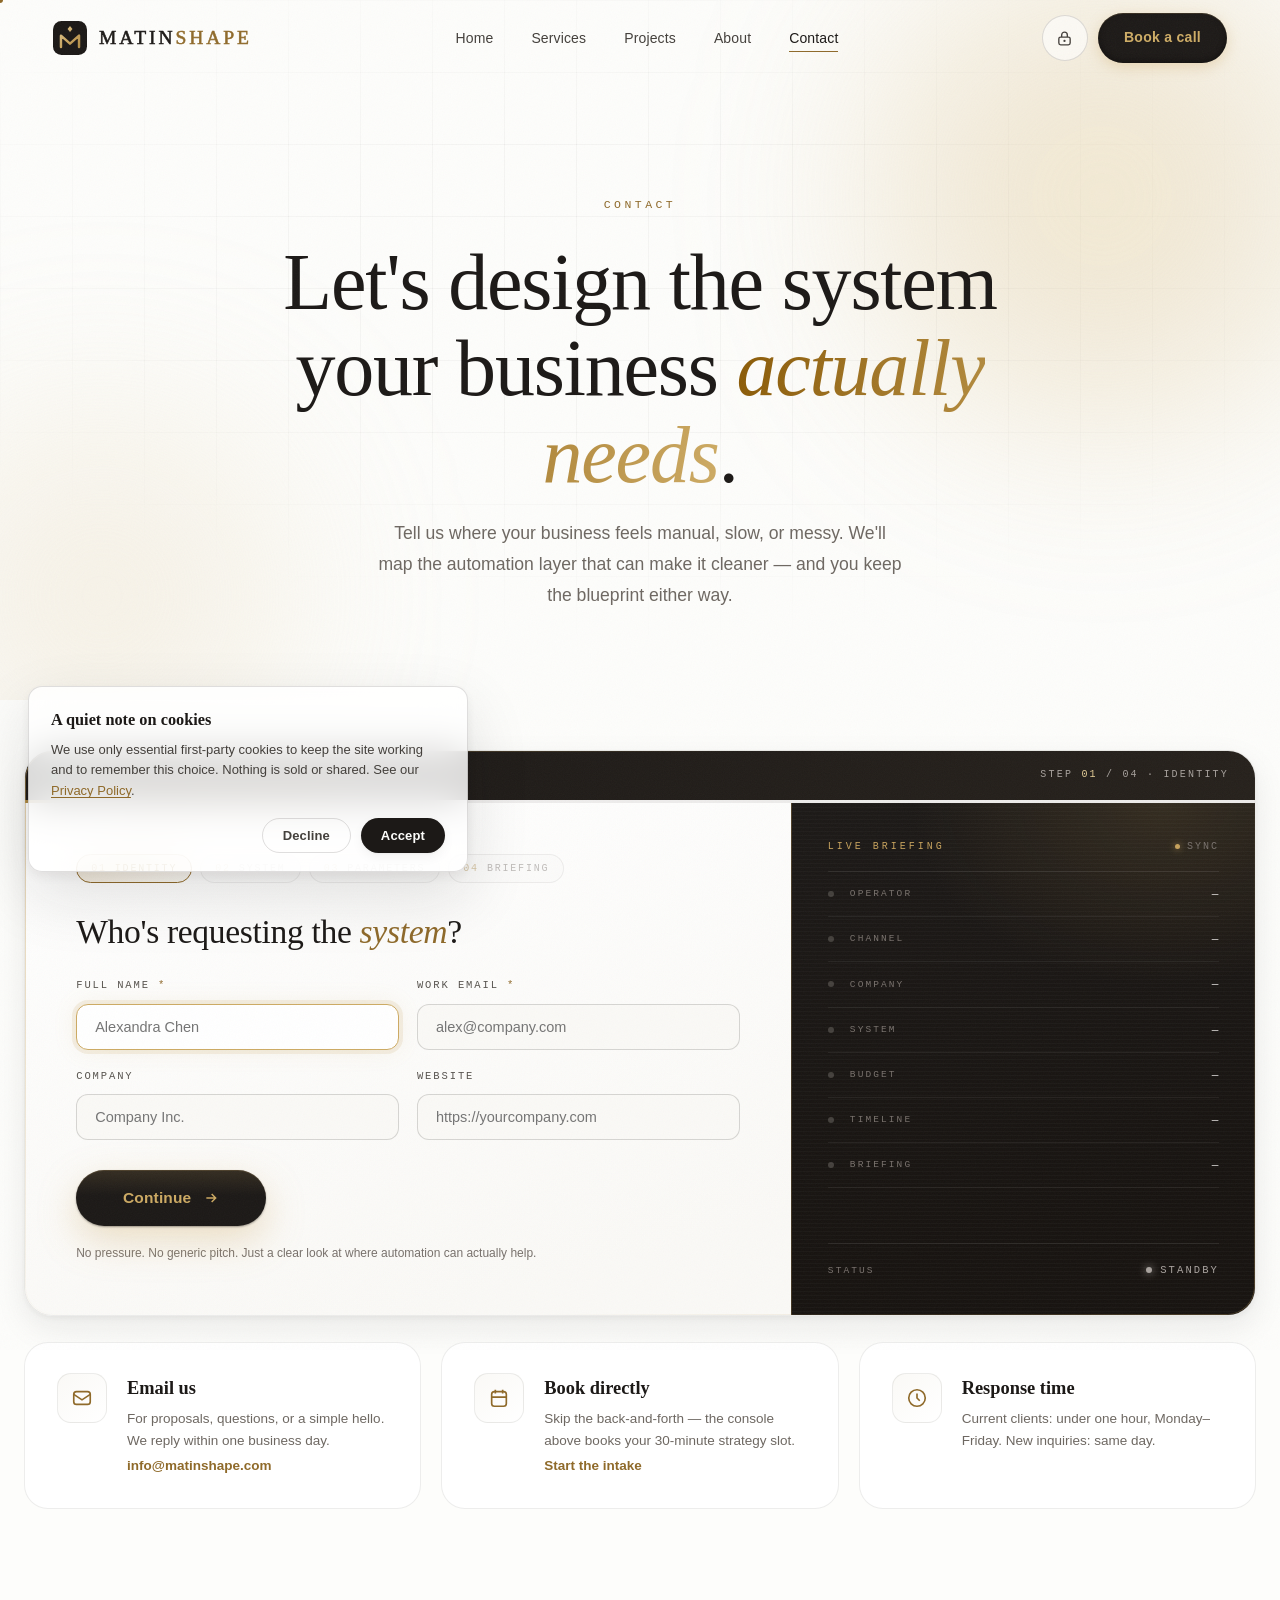
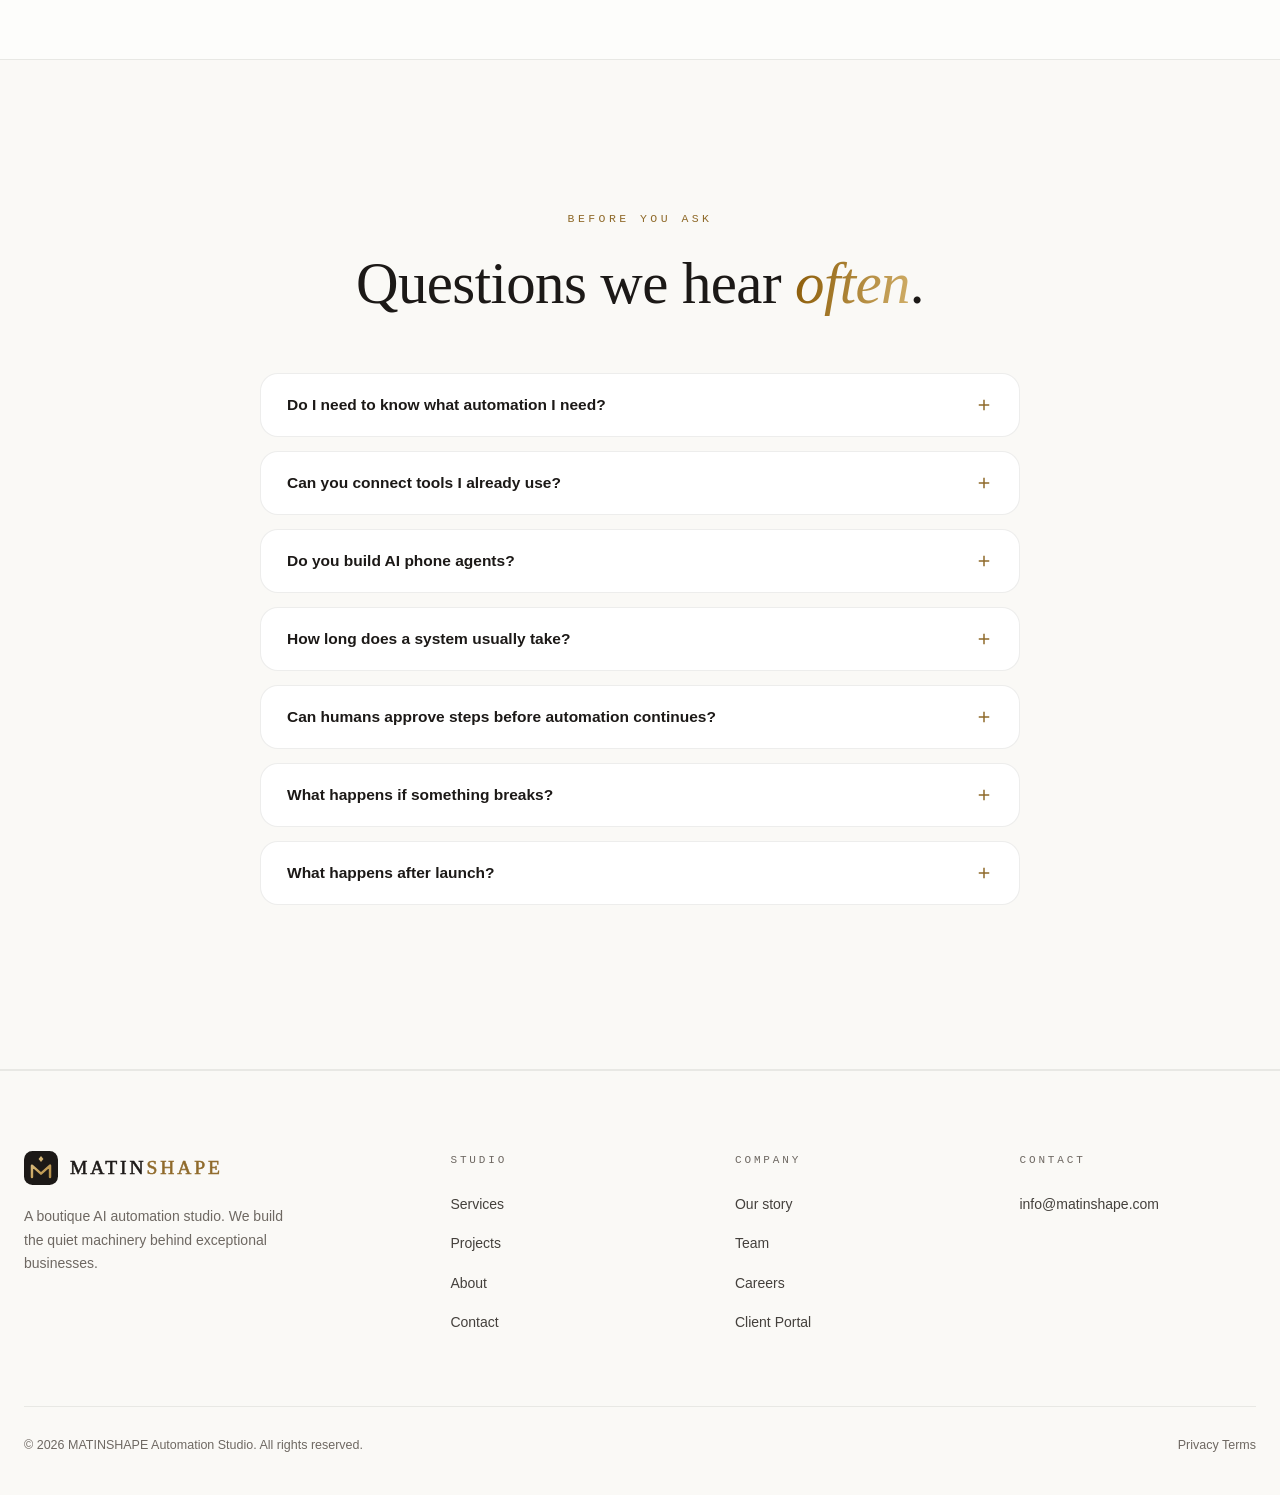
<file: contact.html>
<!DOCTYPE html>
<html lang="en">
<head>
<meta charset="UTF-8" />
<meta name="viewport" content="width=device-width, initial-scale=1.0" />
<meta http-equiv="Content-Security-Policy" content="default-src 'self'; script-src 'self'; style-src 'self' 'unsafe-inline' https://fonts.googleapis.com; font-src https://fonts.gstatic.com; img-src 'self' data:; connect-src 'self' https://hook.us2.make.com; base-uri 'self'; form-action 'self'; object-src 'none'; frame-src 'none'" />
<meta name="referrer" content="strict-origin-when-cross-origin" />
<title>Contact — Book a MATINSHAPE Strategy Call</title>
<meta name="description" content="Book a strategy call with MATINSHAPE. We'll map the three highest-ROI automations hiding in your business." />
<link rel="icon" href="data:image/svg+xml,%3Csvg xmlns='http://www.w3.org/2000/svg' viewBox='0 0 32 32'%3E%3Crect width='32' height='32' rx='8' fill='%231C1917'/%3E%3Cpath d='M16 4.8 18.3 7.6 16 10.4 13.7 7.6Z' fill='%23C6A15B'/%3E%3Cpath d='M7.5 24.5V13.8L16 21.3l8.5-7.5V24.5' fill='none' stroke='%23C6A15B' stroke-width='2.3' stroke-linecap='round' stroke-linejoin='round'/%3E%3C/svg%3E" />
<link rel="preconnect" href="https://fonts.googleapis.com" />
<link rel="preconnect" href="https://fonts.gstatic.com" crossorigin />
<link href="https://fonts.googleapis.com/css2?family=Fraunces:ital,opsz,wght@0,9..144,400;0,9..144,500;0,9..144,600;1,9..144,400;1,9..144,500;1,9..144,600&family=Italiana&family=Inter:wght@300;400;500;600;700&family=JetBrains+Mono:wght@400;500&display=swap" rel="stylesheet" />
<link rel="stylesheet" href="assets/styles.css" />
<link rel="stylesheet" href="assets/intake.css" />
</head>
<body>

<a class="skip-link" href="#main">Skip to content</a>


<div class="grain" aria-hidden="true"></div>
<div class="cursor-dot" id="cursorDot" aria-hidden="true"></div>
<div class="cursor-ring" id="cursorRing" aria-hidden="true"></div>
<div class="scroll-progress" aria-hidden="true"><i id="progressBar"></i></div>

<nav class="nav" id="nav" aria-label="Main navigation">
  <div class="nav-inner">
    <a href="index.html" class="nav-logo" aria-label="MATINSHAPE home">
      <svg viewBox="0 0 32 32" fill="none" aria-hidden="true">
        <defs><linearGradient id="msGold" x1="4" y1="4" x2="28" y2="28" gradientUnits="userSpaceOnUse"><stop stop-color="#E4CD97"/><stop offset=".55" stop-color="#C6A15B"/><stop offset="1" stop-color="#A9853F"/></linearGradient></defs><rect width="32" height="32" rx="8" fill="#1C1917"/><path d="M16 4.8 18.3 7.6 16 10.4 13.7 7.6Z" fill="url(#msGold)"/><path d="M7.5 24.5V13.8L16 21.3l8.5-7.5V24.5" fill="none" stroke="url(#msGold)" stroke-width="2.3" stroke-linecap="round" stroke-linejoin="round"/>
      </svg>
      <span class="wm-text">MATIN<span class="wm-gold">SHAPE</span></span>
    </a>
    <ul class="nav-links">
      <li><a href="index.html">Home</a></li>
      <li><a href="services.html">Services</a></li>
      <li><a href="projects.html">Projects</a></li>
      <li><a href="about.html">About</a></li>
      <li><a href="contact.html" class="active">Contact</a></li>
    </ul>
    <div class="nav-right">
      <a href="login.html" class="nav-portal" aria-label="Client Portal — private access" title="Client Portal — for existing clients">
        <svg width="17" height="17" viewBox="0 0 24 24" fill="none" stroke="currentColor" stroke-width="1.9" aria-hidden="true"><rect x="4" y="10" width="16" height="11" rx="2.5"/><path d="M8 10V7a4 4 0 0 1 8 0v3"/><circle cx="12" cy="15.5" r="1.6" fill="currentColor" stroke="none"/></svg>
      </a>
      <a href="#intake" class="nav-cta magnetic">Book a call</a>
      <button class="nav-burger" id="burger" aria-label="Open menu" aria-expanded="false">
        <span></span><span></span><span></span>
      </button>
    </div>
  </div>
</nav>

<div class="mobile-menu" id="mobileMenu">
  <a href="index.html">Home</a>
  <a href="services.html">Services</a>
  <a href="projects.html">Projects</a>
  <a href="about.html">About</a>
  <a href="contact.html">Contact</a>
  <a href="careers.html">Careers</a>
  <a href="login.html" class="portal-link">Client Portal</a>
</div>

<!-- ============ PAGE HERO ============ -->
<header class="page-hero page-enter">
  <div class="hero-grid" aria-hidden="true"></div>
  <div class="orb orb-1" aria-hidden="true"></div>
  <div class="orb orb-2" aria-hidden="true"></div>
  <div class="container page-hero-inner">
    <span class="eyebrow centered">Contact</span>
    <h1>Let's design the system your business <span class="gold-word">actually needs</span>.</h1>
    <p class="section-sub">
      Tell us where your business feels manual, slow, or messy. We'll map the
      automation layer that can make it cleaner — and you keep the blueprint
      either way.
    </p>
  </div>
</header>

<main id="main">

<!-- ============ SYSTEM INTAKE CONSOLE ============ -->
<section class="section intake-section" id="intake" style="padding-top: clamp(20px, 4vw, 50px);">
  <div class="container">

    <form class="intake-console reveal" id="intakeForm" novalidate>
      <div class="hp-field" aria-hidden="true">
        <label for="cf-hp">Leave this field empty</label>
        <input type="text" id="cf-hp" name="_hp" tabindex="-1" autocomplete="off" />
      </div>

      <!-- Console header -->
      <div class="ic-head">
        <span class="ic-id"><i aria-hidden="true"></i>MATINSHAPE — SYSTEM INTAKE CONSOLE</span>
        <span class="ic-readout" aria-live="polite">STEP <b id="icStepNum">01</b> / 04 · <span id="icStepName">IDENTITY</span></span>
      </div>
      <div class="ic-progress" aria-hidden="true"><i id="icProgress"></i></div>

      <div class="ic-body" id="icBody">
        <div class="ic-main">

          <!-- Step rail -->
          <div class="ic-rail" aria-label="Intake steps">
            <button type="button" class="ic-rail-item current" data-goto="0"><b>01</b>Identity</button>
            <button type="button" class="ic-rail-item" data-goto="1" disabled><b>02</b>System</button>
            <button type="button" class="ic-rail-item" data-goto="2" disabled><b>03</b>Parameters</button>
            <button type="button" class="ic-rail-item" data-goto="3" disabled><b>04</b>Briefing</button>
          </div>

          <!-- STEP 1 · IDENTITY -->
          <fieldset class="ic-step active" data-step="0">
            <legend class="sr-only">Step 1 of 4 — Identity</legend>
            <h2 class="ic-q">Who's requesting the <em>system</em>?</h2>
            <div class="ic-grid-2">
              <div class="ic-field">
                <label for="cf-name">Full name <em>*</em></label>
                <input type="text" id="cf-name" name="name" required autocomplete="name" maxlength="80" placeholder="Alexandra Chen" />
              </div>
              <div class="ic-field">
                <label for="cf-email">Work email <em>*</em></label>
                <input type="email" id="cf-email" name="email" required autocomplete="email" maxlength="120" placeholder="alex@company.com" />
              </div>
              <div class="ic-field">
                <label for="cf-company">Company</label>
                <input type="text" id="cf-company" name="company" autocomplete="organization" maxlength="80" placeholder="Company Inc." />
              </div>
              <div class="ic-field">
                <label for="cf-website">Website</label>
                <input type="url" id="cf-website" name="website" autocomplete="url" maxlength="120" placeholder="https://yourcompany.com" />
              </div>
            </div>
          </fieldset>

          <!-- STEP 2 · SYSTEM SELECT -->
          <fieldset class="ic-step" data-step="1">
            <legend class="sr-only">Step 2 of 4 — Choose a system</legend>
            <h2 class="ic-q">What kind of system are we <em>building</em>?</h2>
            <div class="ic-picks" role="radiogroup" aria-label="System type">
              <label class="ic-pick">
                <input type="radio" name="system" value="AI phone agent" />
                <span class="ic-pick-card">
                  <svg width="18" height="18" viewBox="0 0 24 24" fill="none" stroke="currentColor" stroke-width="1.8" aria-hidden="true"><path d="M22 16.92v3a2 2 0 0 1-2.18 2 19.8 19.8 0 0 1-8.63-3.07 19.5 19.5 0 0 1-6-6A19.8 19.8 0 0 1 2.12 4.18 2 2 0 0 1 4.11 2h3a2 2 0 0 1 2 1.72c.13.96.36 1.9.7 2.81a2 2 0 0 1-.45 2.11L8.09 9.91a16 16 0 0 0 6 6l1.27-1.27a2 2 0 0 1 2.11-.45c.91.34 1.85.57 2.81.7A2 2 0 0 1 22 16.92Z"/></svg>
                  AI phone agent
                </span>
              </label>
              <label class="ic-pick">
                <input type="radio" name="system" value="Workflow automation" />
                <span class="ic-pick-card">
                  <svg width="18" height="18" viewBox="0 0 24 24" fill="none" stroke="currentColor" stroke-width="1.8" aria-hidden="true"><path d="M12 3v3M5.6 5.6l2.1 2.1M3 12h3M5.6 18.4l2.1-2.1M12 18v3M16.3 16.3l2.1 2.1M18 12h3M16.3 7.7l2.1-2.1"/><circle cx="12" cy="12" r="4"/></svg>
                  Workflow automation
                </span>
              </label>
              <label class="ic-pick">
                <input type="radio" name="system" value="CRM automation" />
                <span class="ic-pick-card">
                  <svg width="18" height="18" viewBox="0 0 24 24" fill="none" stroke="currentColor" stroke-width="1.8" aria-hidden="true"><path d="M17 18a4 4 0 0 0-8 0"/><circle cx="13" cy="11" r="3"/><path d="M21 12a9 9 0 1 1-9-9"/><path d="M21 3v4h-4"/></svg>
                  CRM automation
                </span>
              </label>
              <label class="ic-pick">
                <input type="radio" name="system" value="Appointment booking system" />
                <span class="ic-pick-card">
                  <svg width="18" height="18" viewBox="0 0 24 24" fill="none" stroke="currentColor" stroke-width="1.8" aria-hidden="true"><rect x="4" y="5" width="16" height="16" rx="3"/><path d="M8 3v4M16 3v4M4 11h16"/></svg>
                  Appointment booking
                </span>
              </label>
              <label class="ic-pick">
                <input type="radio" name="system" value="Dashboard &amp; reporting" />
                <span class="ic-pick-card">
                  <svg width="18" height="18" viewBox="0 0 24 24" fill="none" stroke="currentColor" stroke-width="1.8" aria-hidden="true"><path d="M3 3v16a2 2 0 0 0 2 2h16"/><path d="M7 15l4-6 4 3 5-8"/></svg>
                  Dashboard &amp; reporting
                </span>
              </label>
              <label class="ic-pick">
                <input type="radio" name="system" value="Website + funnel system" />
                <span class="ic-pick-card">
                  <svg width="18" height="18" viewBox="0 0 24 24" fill="none" stroke="currentColor" stroke-width="1.8" aria-hidden="true"><path d="M4 4h13l3 3v13H4Z"/><path d="M8 9h8M8 13h8M8 17h5"/></svg>
                  Website + funnel
                </span>
              </label>
              <label class="ic-pick">
                <input type="radio" name="system" value="Not sure yet — need guidance" />
                <span class="ic-pick-card">
                  <svg width="18" height="18" viewBox="0 0 24 24" fill="none" stroke="currentColor" stroke-width="1.8" aria-hidden="true"><circle cx="12" cy="12" r="9"/><path d="M9.5 9a2.5 2.5 0 0 1 5 .3c0 1.7-2.5 2.2-2.5 3.7"/><circle cx="12" cy="16.8" r=".8" fill="currentColor" stroke="none"/></svg>
                  Not sure — need guidance
                </span>
              </label>
            </div>
            <div class="ic-field" style="margin-top: 22px;">
              <label for="cf-tools">What tools do you currently run on?</label>
              <input type="text" id="cf-tools" name="tools" maxlength="160" placeholder="e.g. HubSpot, Gmail, Calendly, spreadsheets" />
            </div>
          </fieldset>

          <!-- STEP 3 · PARAMETERS -->
          <fieldset class="ic-step" data-step="2">
            <legend class="sr-only">Step 3 of 4 — Budget and timeline</legend>
            <h2 class="ic-q">Set the build <em>parameters</em>.</h2>
            <div class="ic-param-label">Budget range</div>
            <div class="ic-picks chips" role="radiogroup" aria-label="Budget range">
              <label class="ic-pick"><input type="radio" name="budget" value="Under $1,500" /><span class="ic-pick-card">Under $1,500</span></label>
              <label class="ic-pick"><input type="radio" name="budget" value="$1,500 – $4,000" /><span class="ic-pick-card">$1,500 – $4,000</span></label>
              <label class="ic-pick"><input type="radio" name="budget" value="$4,000 – $7,500" /><span class="ic-pick-card">$4,000 – $7,500</span></label>
              <label class="ic-pick"><input type="radio" name="budget" value="$7,500+" /><span class="ic-pick-card">$7,500+</span></label>
              <label class="ic-pick"><input type="radio" name="budget" value="Not sure yet" /><span class="ic-pick-card">Not sure yet</span></label>
            </div>
            <div class="ic-param-label" style="margin-top: 26px;">Timeline</div>
            <div class="ic-picks chips" role="radiogroup" aria-label="Timeline">
              <label class="ic-pick"><input type="radio" name="timeline" value="As soon as possible" /><span class="ic-pick-card">As soon as possible</span></label>
              <label class="ic-pick"><input type="radio" name="timeline" value="Within 1–2 months" /><span class="ic-pick-card">Within 1–2 months</span></label>
              <label class="ic-pick"><input type="radio" name="timeline" value="This quarter" /><span class="ic-pick-card">This quarter</span></label>
              <label class="ic-pick"><input type="radio" name="timeline" value="Just exploring" /><span class="ic-pick-card">Just exploring</span></label>
            </div>
          </fieldset>

          <!-- STEP 4 · BRIEFING -->
          <fieldset class="ic-step" data-step="3">
            <legend class="sr-only">Step 4 of 4 — Describe the bottleneck</legend>
            <h2 class="ic-q">Describe the <em>bottleneck</em>.</h2>
            <div class="ic-field">
              <label for="cf-message">What feels most manual or messy right now? <em>*</em></label>
              <textarea id="cf-message" name="message" required maxlength="2000" rows="6" placeholder="e.g. We manually copy every order into three different systems, and follow-ups keep slipping…"></textarea>
              <div class="ic-field-foot">
                <span class="ic-hint">The more specific, the better the blueprint we bring to the call.</span>
                <span class="ic-count" id="icCount" aria-hidden="true">0 / 2000</span>
              </div>
            </div>
          </fieldset>

          <p class="ic-error" id="icError" role="alert" hidden></p>

          <div class="ic-nav">
            <button type="button" class="ic-back" id="icBack" hidden>
              <svg width="15" height="15" viewBox="0 0 24 24" fill="none" stroke="currentColor" stroke-width="2" aria-hidden="true"><path d="M19 12H5M11 18l-6-6 6-6"/></svg>
              <span>Back</span>
            </button>
            <button type="button" class="btn-gold magnetic ic-next" id="icNext">
              <span>Continue</span>
              <svg width="16" height="16" viewBox="0 0 24 24" fill="none" stroke="currentColor" stroke-width="2.2" aria-hidden="true"><path d="M5 12h14M13 6l6 6-6 6"/></svg>
            </button>
            <button type="submit" class="btn-gold magnetic ic-submit" id="icSubmit" hidden>
              <span>Transmit Request</span>
              <svg width="16" height="16" viewBox="0 0 24 24" fill="none" stroke="currentColor" stroke-width="2.2" aria-hidden="true"><path d="m3 11 18-8-8 18-2.5-7.5L3 11Z"/></svg>
            </button>
          </div>
          <p class="ic-footnote">No pressure. No generic pitch. Just a clear look at where automation can actually help.</p>
        </div>

        <!-- Live briefing panel -->
        <aside class="ic-panel" aria-label="Live briefing summary">
          <div class="ic-panel-head">
            <span>LIVE BRIEFING</span>
            <span class="ic-panel-sync" aria-hidden="true"><i></i>SYNC</span>
          </div>
          <div class="icp-rows">
            <div class="icp-row" data-track="name"><i class="icp-led" aria-hidden="true"></i><span class="icp-label">Operator</span><span class="icp-value">—</span></div>
            <div class="icp-row" data-track="email"><i class="icp-led" aria-hidden="true"></i><span class="icp-label">Channel</span><span class="icp-value">—</span></div>
            <div class="icp-row" data-track="company"><i class="icp-led" aria-hidden="true"></i><span class="icp-label">Company</span><span class="icp-value">—</span></div>
            <div class="icp-row" data-track="system"><i class="icp-led" aria-hidden="true"></i><span class="icp-label">System</span><span class="icp-value">—</span></div>
            <div class="icp-row" data-track="budget"><i class="icp-led" aria-hidden="true"></i><span class="icp-label">Budget</span><span class="icp-value">—</span></div>
            <div class="icp-row" data-track="timeline"><i class="icp-led" aria-hidden="true"></i><span class="icp-label">Timeline</span><span class="icp-value">—</span></div>
            <div class="icp-row" data-track="message"><i class="icp-led" aria-hidden="true"></i><span class="icp-label">Briefing</span><span class="icp-value">—</span></div>
          </div>
          <div class="icp-status">
            <span class="icp-status-label">Status</span>
            <span class="icp-status-value" id="icStatus"><i aria-hidden="true"></i>STANDBY</span>
          </div>
        </aside>
      </div>

      <!-- Success state -->
      <div class="ic-success" id="icSuccess" hidden role="status">
        <div class="ics-mark" aria-hidden="true">
          <svg viewBox="0 0 32 32" fill="none"><path d="M16 3 20 8 16 13 12 8Z" fill="#C6A15B"/><path d="M6 27V15l10 8.6L26 15v12" fill="none" stroke="#C6A15B" stroke-width="2.4" stroke-linecap="round" stroke-linejoin="round"/></svg>
        </div>
        <div class="ics-code">TRANSMISSION RECEIVED</div>
        <h3>Your briefing is in the system.</h3>
        <p>We'll reply within one business day to confirm your strategy slot.<br/>Talk soon.</p>
        <a class="link-arrow" href="projects.html">
          Explore the system vault while you wait
          <svg width="15" height="15" viewBox="0 0 24 24" fill="none" stroke="currentColor" stroke-width="2" aria-hidden="true"><path d="M5 12h14M13 6l6 6-6 6"/></svg>
        </a>
      </div>
    </form>

    <!-- Contact info row -->
    <div class="intake-info-row reveal">
      <div class="contact-info-card">
        <div class="cic-icon">
          <svg width="22" height="22" viewBox="0 0 24 24" fill="none" stroke="currentColor" stroke-width="1.8" aria-hidden="true"><rect x="3" y="5" width="18" height="14" rx="3"/><path d="m3 8 9 6 9-6"/></svg>
        </div>
        <div>
          <h3>Email us</h3>
          <p>For proposals, questions, or a simple hello. We reply within one business day.</p>
          <a class="link" href="mailto:info@matinshape.com">info@matinshape.com</a>
        </div>
      </div>
      <div class="contact-info-card">
        <div class="cic-icon">
          <svg width="22" height="22" viewBox="0 0 24 24" fill="none" stroke="currentColor" stroke-width="1.8" aria-hidden="true"><rect x="4" y="5" width="16" height="16" rx="3"/><path d="M8 3v4M16 3v4M4 11h16"/></svg>
        </div>
        <div>
          <h3>Book directly</h3>
          <p>Skip the back-and-forth — the console above books your 30-minute strategy slot.</p>
          <a class="link" href="#intake">Start the intake</a>
        </div>
      </div>
      <div class="contact-info-card">
        <div class="cic-icon">
          <svg width="22" height="22" viewBox="0 0 24 24" fill="none" stroke="currentColor" stroke-width="1.8" aria-hidden="true"><circle cx="12" cy="12" r="9"/><path d="M12 7v5l3 3"/></svg>
        </div>
        <div>
          <h3>Response time</h3>
          <p>Current clients: under one hour, Monday–Friday. New inquiries: same day.</p>
        </div>
      </div>
    </div>

  </div>
</section>

<!-- ============ FAQ ============ -->
<section class="section process" id="faq">
  <div class="container">
    <div class="reveal" style="text-align:center; display:flex; flex-direction:column; align-items:center;">
      <span class="eyebrow centered">Before you ask</span>
      <h2 class="section-title">Questions we hear <span class="gold-word">often</span>.</h2>
    </div>

    <div class="faq-list reveal">
      <div class="faq-item">
        <button class="faq-q" aria-expanded="false">
          Do I need to know what automation I need?
          <svg width="18" height="18" viewBox="0 0 24 24" fill="none" stroke="currentColor" stroke-width="2" aria-hidden="true"><path d="M12 5v14M5 12h14"/></svg>
        </button>
        <div class="faq-a"><p>No. Most clients arrive with a pain point, not a spec — “we miss calls,” “follow-ups slip,” “admin eats our week.” The strategy call and audit exist precisely to translate that into a concrete system design.</p></div>
      </div>
      <div class="faq-item">
        <button class="faq-q" aria-expanded="false">
          Can you connect tools I already use?
          <svg width="18" height="18" viewBox="0 0 24 24" fill="none" stroke="currentColor" stroke-width="2" aria-hidden="true"><path d="M12 5v14M5 12h14"/></svg>
        </button>
        <div class="faq-a"><p>Almost always, yes. We build around your existing stack — CRMs, calendars, email, spreadsheets, phone systems — and only recommend replacing a tool when it genuinely blocks the workflow. You'll hear the reasoning before anything changes.</p></div>
      </div>
      <div class="faq-item">
        <button class="faq-q" aria-expanded="false">
          Do you build AI phone agents?
          <svg width="18" height="18" viewBox="0 0 24 24" fill="none" stroke="currentColor" stroke-width="2" aria-hidden="true"><path d="M12 5v14M5 12h14"/></svg>
        </button>
        <div class="faq-a"><p>Yes — natural-sounding voice agents that answer calls, qualify leads, book appointments into your real calendar, and hand off to a human with full context when the conversation needs one.</p></div>
      </div>
      <div class="faq-item">
        <button class="faq-q" aria-expanded="false">
          How long does a system usually take?
          <svg width="18" height="18" viewBox="0 0 24 24" fill="none" stroke="currentColor" stroke-width="2" aria-hidden="true"><path d="M12 5v14M5 12h14"/></svg>
        </button>
        <div class="faq-a"><p>An audit takes about a week. A single focused workflow typically ships in two to four weeks. A fuller operating system runs in staged sprints over six to eight weeks, so you see working pieces early rather than a big reveal at the end.</p></div>
      </div>
      <div class="faq-item">
        <button class="faq-q" aria-expanded="false">
          Can humans approve steps before automation continues?
          <svg width="18" height="18" viewBox="0 0 24 24" fill="none" stroke="currentColor" stroke-width="2" aria-hidden="true"><path d="M12 5v14M5 12h14"/></svg>
        </button>
        <div class="faq-a"><p>Yes, and we recommend it for anything sensitive. Approval gates — a Slack tap, an email confirm, a dashboard button — are designed into the workflow so automation never takes an important step without a human saying go.</p></div>
      </div>
      <div class="faq-item">
        <button class="faq-q" aria-expanded="false">
          What happens if something breaks?
          <svg width="18" height="18" viewBox="0 0 24 24" fill="none" stroke="currentColor" stroke-width="2" aria-hidden="true"><path d="M12 5v14M5 12h14"/></svg>
        </button>
        <div class="faq-a"><p>Every system ships with monitoring and alerting, so we usually know before you do. Workflows are built with retries and safe failure paths, and you always have a documented manual fallback while a fix goes in.</p></div>
      </div>
      <div class="faq-item">
        <button class="faq-q" aria-expanded="false">
          What happens after launch?
          <svg width="18" height="18" viewBox="0 0 24 24" fill="none" stroke="currentColor" stroke-width="2" aria-hidden="true"><path d="M12 5v14M5 12h14"/></svg>
        </button>
        <div class="faq-a"><p>You get plain-English documentation, a training walkthrough, and a monitoring period. After that, you can run it yourself with our docs or keep us on for ongoing optimization — most clients start with a short support window and decide from there.</p></div>
      </div>
    </div>
  </div>
</section>

</main>

<footer class="footer">
  <div class="container">
    <div class="footer-top">
      <div class="footer-brand">
        <a href="index.html" class="nav-logo" aria-label="MATINSHAPE home">
          <svg viewBox="0 0 32 32" fill="none" aria-hidden="true">
            <defs><linearGradient id="msGold" x1="4" y1="4" x2="28" y2="28" gradientUnits="userSpaceOnUse"><stop stop-color="#E4CD97"/><stop offset=".55" stop-color="#C6A15B"/><stop offset="1" stop-color="#A9853F"/></linearGradient></defs><rect width="32" height="32" rx="8" fill="#1C1917"/><path d="M16 4.8 18.3 7.6 16 10.4 13.7 7.6Z" fill="url(#msGold)"/><path d="M7.5 24.5V13.8L16 21.3l8.5-7.5V24.5" fill="none" stroke="url(#msGold)" stroke-width="2.3" stroke-linecap="round" stroke-linejoin="round"/>
          </svg>
          <span class="wm-text">MATIN<span class="wm-gold">SHAPE</span></span>
        </a>
        <p>A boutique AI automation studio. We build the quiet machinery behind exceptional businesses.</p>
      </div>
      <div>
        <h4>Studio</h4>
        <ul>
          <li><a href="services.html">Services</a></li>
          <li><a href="projects.html">Projects</a></li>
          <li><a href="about.html">About</a></li>
          <li><a href="contact.html">Contact</a></li>
        </ul>
      </div>
      <div>
        <h4>Company</h4>
        <ul>
          <li><a href="about.html">Our story</a></li>
          <li><a href="about.html">Team</a></li>
          <li><a href="careers.html">Careers</a></li>
          <li><a href="login.html" title="Private client access">Client Portal</a></li>
        </ul>
      </div>
      <div>
        <h4>Contact</h4>
        <ul>
          <li><a href="mailto:info@matinshape.com">info@matinshape.com</a></li>
        </ul>
      </div>
    </div>
    <div class="footer-bottom">
      <span>© 2026 MATINSHAPE Automation Studio. All rights reserved.</span>
      <span class="footer-legal">
        <a href="privacy.html">Privacy</a>
        <a href="terms.html">Terms</a>
      </span>
    </div>
  </div>
</footer>

<script src="assets/observe.js"></script>
<script src="assets/cookies.js"></script>
<script src="assets/main.js"></script>
<script src="assets/contact.js"></script>
</body>
</html>
</file>
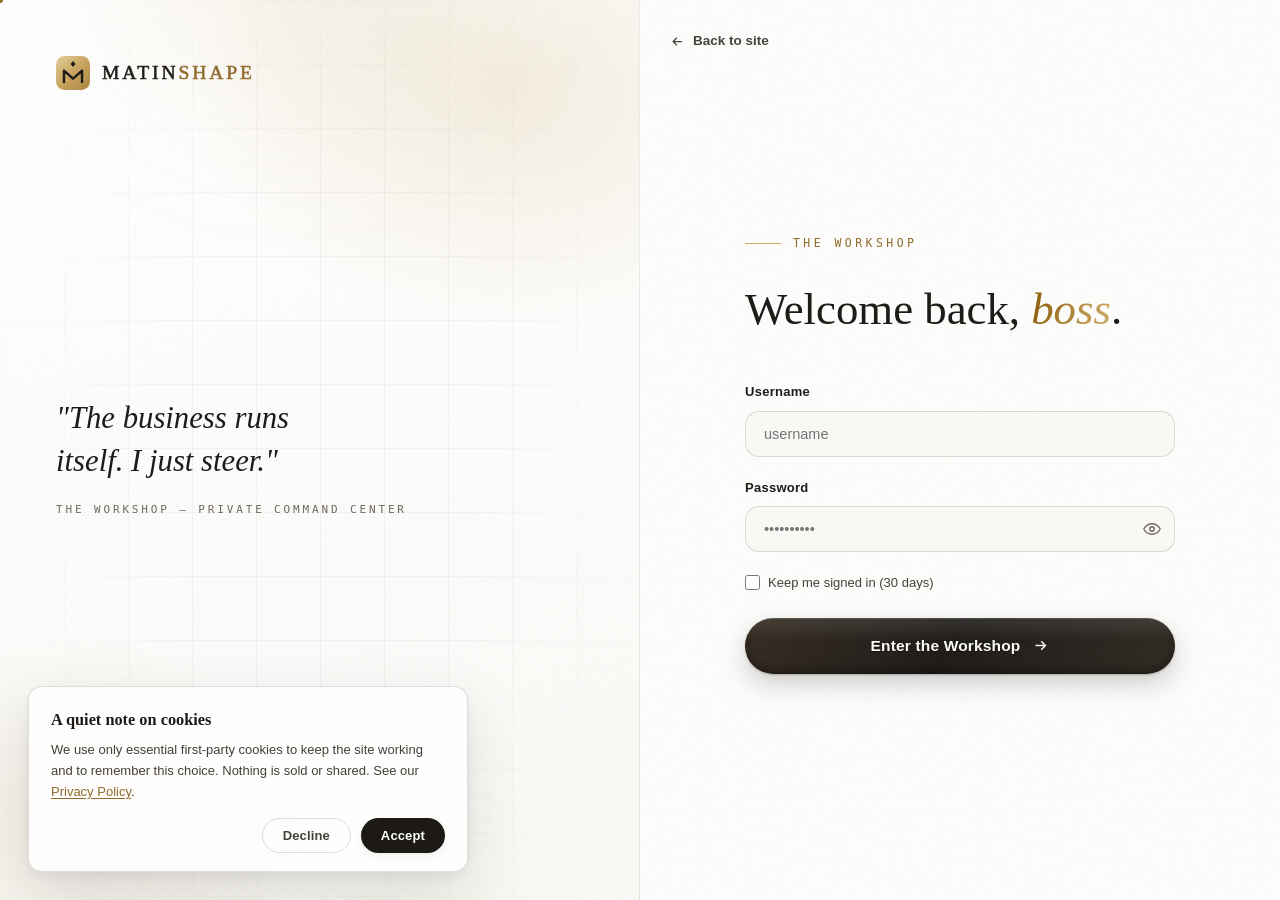
<file: dashboard.html>
<!DOCTYPE html>
<html lang="en">
<head>
<meta charset="UTF-8" />
<meta name="viewport" content="width=device-width, initial-scale=1.0" />
<meta http-equiv="Content-Security-Policy" content="default-src 'self'; script-src 'self'; style-src 'self' 'unsafe-inline' https://fonts.googleapis.com; font-src https://fonts.gstatic.com; img-src 'self' data:; connect-src 'self'; base-uri 'self'; form-action 'self'; object-src 'none'; frame-src 'none'" />
<meta name="referrer" content="strict-origin-when-cross-origin" />
<title>The Workshop — MATINSHAPE</title>
<meta name="robots" content="noindex, nofollow" />
<link rel="icon" href="data:image/svg+xml,%3Csvg xmlns='http://www.w3.org/2000/svg' viewBox='0 0 32 32'%3E%3Crect width='32' height='32' rx='8' fill='%231C1917'/%3E%3Cpath d='M16 4.8 18.3 7.6 16 10.4 13.7 7.6Z' fill='%23C6A15B'/%3E%3Cpath d='M7.5 24.5V13.8L16 21.3l8.5-7.5V24.5' fill='none' stroke='%23C6A15B' stroke-width='2.3' stroke-linecap='round' stroke-linejoin='round'/%3E%3C/svg%3E" />
<link rel="preconnect" href="https://fonts.googleapis.com" />
<link rel="preconnect" href="https://fonts.gstatic.com" crossorigin />
<link href="https://fonts.googleapis.com/css2?family=Fraunces:ital,opsz,wght@0,9..144,400;0,9..144,500;0,9..144,600;1,9..144,400;1,9..144,500;1,9..144,600&family=Italiana&family=Inter:wght@300;400;500;600;700&family=JetBrains+Mono:wght@400;500&display=swap" rel="stylesheet" />
<link rel="stylesheet" href="assets/styles.css" />
<style>
/* ============================================================
   The Workshop — dashboard layout
   ============================================================ */
body { background: var(--bg-warm); }

.dash {
  display: grid;
  grid-template-columns: 264px 1fr;
  min-height: 100vh;
}

/* ---- Sidebar ---- */
.dash-side {
  background: var(--ink);
  position: sticky; top: 0;
  height: 100vh;
  display: flex; flex-direction: column;
  padding: 30px 18px 22px;
  z-index: 100;
}
.dash-side .nav-logo { color: #FDFDFB; padding: 0 12px; }
.dash-nav { margin-top: 44px; display: flex; flex-direction: column; gap: 4px; flex: 1; }
.dash-nav button {
  display: flex; align-items: center; gap: 13px;
  padding: 13px 16px;
  border-radius: 14px;
  font-size: 14px; font-weight: 500;
  color: rgba(253,253,251,.55);
  text-align: left;
  transition: all .35s var(--ease-luxe);
  position: relative;
  cursor: pointer;
}
.dash-nav button svg { flex-shrink: 0; }
.dash-nav button:hover { color: #FDFDFB; background: rgba(255,255,255,.05); }
.dash-nav button.active {
  color: #FDFDFB;
  background: rgba(198,161,91,.12);
}
.dash-nav button.active::before {
  content: '';
  position: absolute; left: 0; top: 25%; bottom: 25%;
  width: 3px; border-radius: 3px;
  background: var(--gold-bright);
}
.dash-user {
  display: flex; align-items: center; gap: 12px;
  padding: 14px 12px;
  border-top: 1px solid rgba(255,255,255,.09);
}
.dash-user-avatar {
  width: 40px; height: 40px; border-radius: 50%;
  background: linear-gradient(135deg, var(--gold-bright), #A9853F);
  display: flex; align-items: center; justify-content: center;
  font-family: var(--font-display);
  font-weight: 600; color: #241A0C;
  flex-shrink: 0;
}
.dash-user-name { font-size: 13.5px; font-weight: 600; color: #FDFDFB; line-height: 1.3; }
.dash-user-role { font-family: var(--font-mono); font-size: 10px; letter-spacing: .18em; text-transform: uppercase; color: rgba(253,253,251,.4); }
.dash-logout {
  margin-left: auto;
  width: 38px; height: 38px;
  border-radius: 10px;
  display: flex; align-items: center; justify-content: center;
  color: rgba(253,253,251,.45);
  transition: all .3s;
  cursor: pointer;
}
.dash-logout:hover { color: #F87171; background: rgba(248,113,113,.1); }

/* ---- Main ---- */
.dash-main { padding: 30px 38px 60px; min-width: 0; }
.dash-topbar {
  display: flex; align-items: center; justify-content: space-between;
  gap: 20px; flex-wrap: wrap;
  margin-bottom: 30px;
}
.dash-greeting h1 {
  font-family: var(--font-display);
  font-weight: 500;
  font-size: clamp(1.5rem, 2.6vw, 2.1rem);
  line-height: 1.15;
}
.dash-greeting h1 em { color: var(--gold); }
.dash-date {
  font-family: var(--font-mono);
  font-size: 11.5px; letter-spacing: .14em;
  text-transform: uppercase;
  color: var(--ink-mute);
  margin-top: 6px;
}
.dash-topbar .btn-gold { padding: 14px 26px; font-size: 14px; }

/* ---- Views ---- */
.view { display: none; animation: view-in .5s var(--ease-luxe); }
.view.active { display: block; }
@keyframes view-in {
  from { opacity: 0; transform: translateY(14px); }
  to   { opacity: 1; transform: translateY(0); }
}

/* ---- Cards ---- */
.dcard {
  background: #fff;
  border: 1px solid var(--border);
  border-radius: 20px;
  padding: 24px 26px;
  box-shadow: var(--shadow-sm);
}
.dcard-title {
  display: flex; align-items: center; justify-content: space-between;
  font-family: var(--font-mono);
  font-size: 11px; font-weight: 500;
  letter-spacing: .22em; text-transform: uppercase;
  color: var(--ink-mute);
  margin-bottom: 18px;
}

/* ---- Stat cards ---- */
.stat-cards {
  display: grid;
  grid-template-columns: repeat(4, 1fr);
  gap: 18px;
}
.stat-card {
  background: #fff;
  border: 1px solid var(--border);
  border-radius: 20px;
  padding: 22px 24px;
  box-shadow: var(--shadow-sm);
  position: relative;
  overflow: hidden;
  transition: transform .5s var(--ease-luxe), box-shadow .5s;
}
.stat-card:hover { transform: translateY(-4px); box-shadow: var(--shadow-md); }
.stat-card::after {
  content: '';
  position: absolute; top: 0; left: 22px; right: 22px;
  height: 2px; border-radius: 2px;
  background: linear-gradient(90deg, var(--gold-bright), transparent);
}
.stat-card .sc-label {
  font-family: var(--font-mono);
  font-size: 10.5px; letter-spacing: .18em;
  text-transform: uppercase;
  color: var(--ink-mute);
}
.stat-card .sc-value {
  font-family: var(--font-display);
  font-size: 2.2rem; font-weight: 500;
  margin-top: 8px;
  font-variant-numeric: tabular-nums;
}
.stat-card .sc-sub { font-size: 12px; color: var(--gold); font-weight: 600; margin-top: 4px; }

.overview-grid {
  display: grid;
  grid-template-columns: 1.5fr 1fr;
  gap: 18px;
  margin-top: 18px;
}

/* ---- Call list ---- */
.call-list { display: flex; flex-direction: column; gap: 10px; }
.call-item {
  display: flex; align-items: center; gap: 16px;
  padding: 14px 16px;
  border: 1px solid var(--border);
  border-radius: 14px;
  background: var(--bg-warm);
  transition: border-color .3s, transform .3s var(--ease-luxe);
}
.call-item:hover { border-color: rgba(198,161,91,.45); transform: translateX(3px); }
.call-time {
  font-family: var(--font-mono);
  font-size: 12px; font-weight: 500;
  color: var(--gold);
  min-width: 76px;
  line-height: 1.4;
}
.call-time small { display: block; color: var(--ink-mute); font-size: 10px; }
.call-info { flex: 1; min-width: 0; }
.call-client { font-size: 14px; font-weight: 600; }
.call-meta { font-size: 12px; color: var(--ink-mute); margin-top: 2px; }
.call-type {
  font-family: var(--font-mono);
  font-size: 9.5px; letter-spacing: .12em;
  text-transform: uppercase;
  padding: 5px 11px;
  border-radius: 100px;
  white-space: nowrap;
}
.ct-strategy   { background: rgba(198,161,91,.16); color: #7A5504; border: 1px solid rgba(198,161,91,.35); }
.ct-checkin    { background: rgba(28,25,23,.06); color: var(--ink-soft); border: 1px solid var(--border-strong); }
.ct-demo       { background: rgba(59,130,246,.1); color: #1D4ED8; border: 1px solid rgba(59,130,246,.25); }
.ct-onboarding { background: rgba(16,185,129,.1); color: #047857; border: 1px solid rgba(16,185,129,.25); }
.ct-review     { background: rgba(168,85,247,.1); color: #7E22CE; border: 1px solid rgba(168,85,247,.25); }
.call-actions { display: flex; gap: 6px; }
.icon-btn {
  width: 34px; height: 34px;
  border-radius: 10px;
  display: flex; align-items: center; justify-content: center;
  color: var(--ink-mute);
  transition: all .3s;
  cursor: pointer;
}
.icon-btn:hover { background: var(--gold-pale); color: var(--gold); }
.icon-btn.danger:hover { background: rgba(220,38,38,.08); color: #DC2626; }

.empty-msg {
  text-align: center;
  padding: 30px 16px;
  color: var(--ink-mute);
  font-size: 13.5px;
}
.empty-msg svg { margin: 0 auto 12px; opacity: .4; }

/* ---- Notes ---- */
.notes-area {
  width: 100%;
  min-height: 180px;
  border: none;
  resize: vertical;
  font-size: 14px;
  line-height: 1.7;
  color: var(--ink);
  background: transparent;
  font-family: var(--font-body);
}
.notes-area:focus { outline: none; }
.notes-saved {
  font-family: var(--font-mono);
  font-size: 10px; letter-spacing: .14em;
  text-transform: uppercase;
  color: var(--gold);
  opacity: 0;
  transition: opacity .4s;
}
.notes-saved.show { opacity: 1; }

/* ---- Calendar ---- */
.cal-layout {
  display: grid;
  grid-template-columns: 1.7fr 1fr;
  gap: 18px;
}
.cal-header {
  display: flex; align-items: center; justify-content: space-between;
  margin-bottom: 18px;
}
.cal-month {
  font-family: var(--font-display);
  font-size: 1.4rem; font-weight: 600;
}
.cal-nav { display: flex; gap: 8px; }
.cal-nav button {
  width: 38px; height: 38px;
  border-radius: 12px;
  border: 1px solid var(--border-strong);
  display: flex; align-items: center; justify-content: center;
  color: var(--ink-soft);
  background: #fff;
  transition: all .3s;
  cursor: pointer;
}
.cal-nav button:hover { border-color: var(--gold-bright); color: var(--gold); }
.cal-grid-head, .cal-grid {
  display: grid;
  grid-template-columns: repeat(7, 1fr);
  gap: 6px;
}
.cal-grid-head span {
  font-family: var(--font-mono);
  font-size: 10px; letter-spacing: .12em;
  text-transform: uppercase;
  color: var(--ink-mute);
  text-align: center;
  padding: 8px 0;
}
.cal-day {
  min-height: 86px;
  border: 1px solid var(--border);
  border-radius: 12px;
  padding: 8px;
  background: var(--bg-warm);
  cursor: pointer;
  transition: all .3s var(--ease-luxe);
  display: flex; flex-direction: column;
  gap: 4px;
  position: relative;
}
.cal-day:hover { border-color: var(--gold-bright); background: #fff; transform: translateY(-2px); }
.cal-day.other { opacity: .35; }
.cal-day.today { border-color: var(--gold); background: rgba(243,233,210,.4); }
.cal-day.selected { border-color: var(--ink); background: #fff; box-shadow: var(--shadow-sm); }
.cal-day-num { font-size: 12.5px; font-weight: 600; }
.cal-day.today .cal-day-num {
  width: 22px; height: 22px;
  border-radius: 50%;
  background: var(--gold);
  color: #fff;
  display: flex; align-items: center; justify-content: center;
  font-size: 11px;
}
.cal-chip {
  font-size: 9.5px; font-weight: 600;
  padding: 3px 7px;
  border-radius: 6px;
  background: rgba(198,161,91,.18);
  color: #7A5504;
  white-space: nowrap; overflow: hidden; text-overflow: ellipsis;
}
.cal-more { font-size: 9px; color: var(--ink-mute); font-weight: 600; }

.day-panel-date {
  font-family: var(--font-display);
  font-size: 1.25rem; font-weight: 600;
  margin-bottom: 16px;
}

/* ---- Clients table ---- */
.client-table { width: 100%; border-collapse: collapse; }
.client-table th {
  font-family: var(--font-mono);
  font-size: 10px; letter-spacing: .16em;
  text-transform: uppercase;
  color: var(--ink-mute);
  text-align: left;
  padding: 10px 14px;
  border-bottom: 1px solid var(--border-strong);
  font-weight: 500;
}
.client-table td {
  padding: 15px 14px;
  border-bottom: 1px solid var(--border);
  font-size: 13.5px;
  vertical-align: middle;
}
.client-table tr { transition: background .25s; }
.client-table tbody tr:hover { background: var(--bg-warm); }
.client-cell { display: flex; align-items: center; gap: 12px; }
.client-avatar {
  width: 36px; height: 36px; border-radius: 50%;
  background: linear-gradient(135deg, var(--ink), #4A3F35);
  color: #fff;
  display: flex; align-items: center; justify-content: center;
  font-family: var(--font-display);
  font-size: 12px;
  flex-shrink: 0;
}
.client-name { font-weight: 600; }
.client-company { font-size: 11.5px; color: var(--ink-mute); }
.status-pill {
  display: inline-flex; align-items: center; gap: 6px;
  font-size: 11px; font-weight: 600;
  padding: 5px 12px;
  border-radius: 100px;
}
.status-pill i { width: 6px; height: 6px; border-radius: 50%; }
.st-active { background: rgba(16,185,129,.1); color: #047857; }
.st-active i { background: #10B981; }
.st-lead { background: rgba(198,161,91,.14); color: #7A5504; }
.st-lead i { background: var(--gold-bright); }
.st-paused { background: rgba(28,25,23,.06); color: var(--ink-mute); }
.st-paused i { background: var(--ink-mute); }
.client-value { font-family: var(--font-mono); font-size: 12.5px; font-weight: 500; }

/* ---- Tasks ---- */
.task-progress {
  height: 6px; border-radius: 6px;
  background: var(--border);
  overflow: hidden;
  margin: 6px 0 20px;
}
.task-progress i {
  display: block; height: 100%;
  border-radius: 6px;
  background: linear-gradient(90deg, var(--gold-bright), var(--gold));
  transition: width .6s var(--ease-luxe);
}
.task-add { display: flex; gap: 10px; margin-bottom: 18px; }
.task-add input {
  flex: 1;
  padding: 13px 16px;
  border: 1px solid var(--border-strong);
  border-radius: 12px;
  font-size: 14px;
  background: var(--bg-warm);
  transition: border-color .3s, box-shadow .3s;
}
.task-add input:focus {
  outline: none;
  border-color: var(--gold-bright);
  background: #fff;
  box-shadow: 0 0 0 4px rgba(198,161,91,.14);
}
.task-add button { padding: 0 22px; border-radius: 12px; }
.task-list { display: flex; flex-direction: column; gap: 8px; }
.task-row {
  display: flex; align-items: center; gap: 13px;
  padding: 13px 15px;
  border: 1px solid var(--border);
  border-radius: 12px;
  background: var(--bg-warm);
  transition: all .3s;
}
.task-row:hover { border-color: rgba(198,161,91,.4); }
.task-check {
  width: 22px; height: 22px;
  border-radius: 7px;
  border: 1.5px solid var(--border-strong);
  display: flex; align-items: center; justify-content: center;
  color: transparent;
  background: #fff;
  transition: all .3s var(--ease-luxe);
  flex-shrink: 0;
  cursor: pointer;
}
.task-row.done .task-check {
  background: var(--gold);
  border-color: var(--gold);
  color: #fff;
}
.task-text { flex: 1; font-size: 14px; }
.task-row.done .task-text { text-decoration: line-through; opacity: .5; }

/* ---- Tools ---- */
.tools-grid {
  display: grid;
  grid-template-columns: 1.4fr 1fr;
  gap: 18px;
}
.roi-row { display: grid; grid-template-columns: 1fr 1fr; gap: 14px; margin-bottom: 16px; }
.roi-field label {
  display: block;
  font-size: 12.5px; font-weight: 600;
  margin-bottom: 7px;
}
.roi-field input[type="number"] {
  width: 100%;
  padding: 12px 14px;
  border: 1px solid var(--border-strong);
  border-radius: 12px;
  font-size: 14px;
  background: var(--bg-warm);
}
.roi-field input[type="number"]:focus {
  outline: none;
  border-color: var(--gold-bright);
  box-shadow: 0 0 0 4px rgba(198,161,91,.14);
}
.roi-slider-row { margin-bottom: 20px; }
.roi-slider-row label { display: flex; justify-content: space-between; font-size: 12.5px; font-weight: 600; margin-bottom: 10px; }
.roi-slider-row output { color: var(--gold); font-family: var(--font-mono); }
input[type="range"] {
  width: 100%;
  accent-color: var(--gold);
  height: 5px;
  cursor: pointer;
}
.roi-result {
  border-radius: 16px;
  background: var(--ink);
  padding: 24px 26px;
  display: grid;
  grid-template-columns: 1fr 1fr;
  gap: 18px;
}
.roi-result .pm b { color: #FDFDFB; font-family: var(--font-display); font-size: 1.8rem; font-weight: 500; }
.roi-result .pm b em { color: var(--gold-bright); font-style: italic; }
.roi-result .pm span { color: rgba(253,253,251,.5); font-size: 11px; }
.quick-links { display: grid; grid-template-columns: 1fr 1fr; gap: 10px; }
.quick-link {
  display: flex; align-items: center; gap: 11px;
  padding: 14px 16px;
  border: 1px solid var(--border);
  border-radius: 14px;
  background: var(--bg-warm);
  font-size: 13px; font-weight: 600;
  color: var(--ink-soft);
  transition: all .35s var(--ease-luxe);
  cursor: pointer;
}
.quick-link:hover {
  border-color: var(--gold-bright);
  background: #fff;
  transform: translateY(-2px);
  box-shadow: var(--shadow-sm);
  color: var(--ink);
}
.quick-link svg { color: var(--gold); flex-shrink: 0; }

/* ---- Modal ---- */
.modal-overlay {
  position: fixed; inset: 0;
  background: rgba(28,25,23,.5);
  backdrop-filter: blur(6px);
  -webkit-backdrop-filter: blur(6px);
  z-index: 9500;
  display: flex; align-items: center; justify-content: center;
  padding: 20px;
  opacity: 0; visibility: hidden;
  transition: opacity .4s, visibility .4s;
}
.modal-overlay.open { opacity: 1; visibility: visible; }
.modal {
  width: min(480px, 100%);
  background: #fff;
  border-radius: 24px;
  padding: 32px 34px;
  box-shadow: var(--shadow-lg);
  transform: translateY(24px) scale(.97);
  transition: transform .45s var(--ease-luxe);
  max-height: 90vh;
  overflow-y: auto;
}
.modal-overlay.open .modal { transform: translateY(0) scale(1); }
.modal h2 {
  font-family: var(--font-display);
  font-size: 1.5rem; font-weight: 600;
  margin-bottom: 22px;
}
.modal .form-group { margin-bottom: 16px; }
.modal-actions { display: flex; gap: 12px; margin-top: 24px; }
.modal-actions .btn-gold, .modal-actions .btn-ghost { flex: 1; padding: 15px 20px; font-size: 14px; }

/* ---- Toast ---- */
.toast {
  position: fixed;
  bottom: 28px; left: 50%;
  transform: translate(-50%, 80px);
  background: var(--ink);
  color: #FDFDFB;
  padding: 14px 24px;
  border-radius: 100px;
  font-size: 13.5px; font-weight: 500;
  display: flex; align-items: center; gap: 10px;
  box-shadow: var(--shadow-lg);
  z-index: 9600;
  transition: transform .5s var(--ease-luxe);
}
.toast.show { transform: translate(-50%, 0); }
.toast svg { color: var(--gold-bright); }

/* ---- Responsive ---- */
@media (max-width: 1080px) {
  .stat-cards { grid-template-columns: repeat(2, 1fr); }
  .overview-grid, .cal-layout, .tools-grid { grid-template-columns: 1fr; }
}
@media (max-width: 860px) {
  .dash { grid-template-columns: 1fr; }
  .dash-side {
    position: sticky; top: 0;
    height: auto;
    flex-direction: row;
    align-items: center;
    padding: 12px 16px;
    gap: 10px;
  }
  .dash-side .nav-logo { display: none; }
  .dash-nav {
    margin-top: 0;
    flex-direction: row;
    overflow-x: auto;
    flex: 1;
    gap: 2px;
  }
  .dash-nav button { padding: 10px 13px; font-size: 12.5px; white-space: nowrap; }
  .dash-nav button.active::before { display: none; }
  .dash-user { border-top: none; padding: 0; }
  .dash-user-info { display: none; }
  .dash-main { padding: 22px 16px 50px; }
  .cal-day { min-height: 58px; padding: 5px; }
  .cal-chip { display: none; }
  .cal-day .cal-dot {
    width: 5px; height: 5px; border-radius: 50%;
    background: var(--gold);
  }
  .client-table th:nth-child(3), .client-table td:nth-child(3) { display: none; }
}

/* ---- Site Health ---- */
.ob-row { display: flex; align-items: center; gap: 12px; padding: 7px 0; font-size: 13px; }
.ob-row .ob-name { min-width: 120px; font-weight: 600; white-space: nowrap; overflow: hidden; text-overflow: ellipsis; }
.ob-row .ob-bar { flex: 1; height: 8px; border-radius: 8px; background: var(--border); overflow: hidden; }
.ob-row .ob-bar i { display: block; height: 100%; border-radius: 8px; background: linear-gradient(90deg, var(--gold-bright), var(--gold)); }
.ob-row .ob-count { font-family: var(--font-mono); font-size: 11.5px; color: var(--ink-mute); min-width: 30px; text-align: right; }
.ob-err { padding: 10px 13px; border: 1px solid rgba(220,38,38,.2); background: rgba(220,38,38,.05); border-radius: 10px; font-size: 12px; margin-bottom: 8px; }
.ob-err b { color: #B91C1C; font-family: var(--font-mono); font-size: 11px; word-break: break-word; }
.ob-err span { color: var(--ink-mute); display: block; margin-top: 2px; font-size: 11px; }

@media (prefers-reduced-motion: reduce) {
  .view { animation: none; }
}
</style>
</head>
<body>

<div class="grain" aria-hidden="true"></div>

<div class="dash">
  <!-- ============ SIDEBAR ============ -->
  <aside class="dash-side">
    <a href="index.html" class="nav-logo" aria-label="MATINSHAPE home">
      <svg viewBox="0 0 32 32" fill="none" aria-hidden="true">
        <defs><linearGradient id="msTile" x1="0" y1="0" x2="32" y2="32" gradientUnits="userSpaceOnUse"><stop stop-color="#E4CD97"/><stop offset=".55" stop-color="#C6A15B"/><stop offset="1" stop-color="#A9853F"/></linearGradient></defs><rect width="32" height="32" rx="8" fill="url(#msTile)"/><path d="M16 4.8 18.3 7.6 16 10.4 13.7 7.6Z" fill="#1C1917"/><path d="M7.5 24.5V13.8L16 21.3l8.5-7.5V24.5" fill="none" stroke="#1C1917" stroke-width="2.3" stroke-linecap="round" stroke-linejoin="round"/>
      </svg>
      <span class="wm-text">MATIN<span class="wm-gold">SHAPE</span></span>
    </a>

    <nav class="dash-nav" aria-label="Dashboard">
      <button class="active" data-view="overview">
        <svg width="17" height="17" viewBox="0 0 24 24" fill="none" stroke="currentColor" stroke-width="1.8" aria-hidden="true"><rect x="3" y="3" width="8" height="8" rx="2"/><rect x="13" y="3" width="8" height="5" rx="2"/><rect x="13" y="10" width="8" height="11" rx="2"/><rect x="3" y="13" width="8" height="8" rx="2"/></svg>
        Overview
      </button>
      <button data-view="calendar">
        <svg width="17" height="17" viewBox="0 0 24 24" fill="none" stroke="currentColor" stroke-width="1.8" aria-hidden="true"><rect x="4" y="5" width="16" height="16" rx="3"/><path d="M8 3v4M16 3v4M4 11h16"/></svg>
        Call Calendar
      </button>
      <button data-view="clients">
        <svg width="17" height="17" viewBox="0 0 24 24" fill="none" stroke="currentColor" stroke-width="1.8" aria-hidden="true"><circle cx="9" cy="8" r="3.5"/><path d="M2.5 20a6.5 6.5 0 0 1 13 0"/><circle cx="17" cy="9" r="2.5"/><path d="M15.5 14.5a5 5 0 0 1 6 4.5"/></svg>
        Clients
      </button>
      <button data-view="tasks">
        <svg width="17" height="17" viewBox="0 0 24 24" fill="none" stroke="currentColor" stroke-width="1.8" aria-hidden="true"><path d="M9 6h11M9 12h11M9 18h11"/><path d="m3.5 5.5 1 1 2-2M3.5 11.5l1 1 2-2M3.5 17.5l1 1 2-2"/></svg>
        Tasks
      </button>
      <button data-view="tools">
        <svg width="17" height="17" viewBox="0 0 24 24" fill="none" stroke="currentColor" stroke-width="1.8" aria-hidden="true"><path d="M14.7 6.3a4.5 4.5 0 0 0-6.1 5.5L3 17.4V21h3.6l5.6-5.6a4.5 4.5 0 0 0 5.5-6.1l-2.8 2.8-2.5-.7-.7-2.5 3-2.6Z"/></svg>
        CEO Tools
      </button>
      <button data-view="health">
        <svg width="17" height="17" viewBox="0 0 24 24" fill="none" stroke="currentColor" stroke-width="1.8" aria-hidden="true"><path d="M22 12h-3l-2.5 7-5-14L9 12H2"/></svg>
        Site Health
      </button>
    </nav>

    <div class="dash-user">
      <div class="dash-user-avatar" id="userAvatar">M</div>
      <div class="dash-user-info">
        <div class="dash-user-name" id="userName">CEO</div>
        <div class="dash-user-role">Founder &amp; CEO</div>
      </div>
      <button class="dash-logout" id="logoutBtn" aria-label="Sign out" title="Sign out">
        <svg width="17" height="17" viewBox="0 0 24 24" fill="none" stroke="currentColor" stroke-width="1.9" aria-hidden="true"><path d="M9 21H6a2 2 0 0 1-2-2V5a2 2 0 0 1 2-2h3"/><path d="m16 17 5-5-5-5M21 12H9"/></svg>
      </button>
    </div>
  </aside>

  <!-- ============ MAIN ============ -->
  <main class="dash-main">
    <div class="dash-topbar">
      <div class="dash-greeting">
        <h1 id="greeting">Good morning, <em>boss</em>.</h1>
        <div class="dash-date" id="todayDate"></div>
      </div>
      <button class="btn-gold" id="newCallBtn">
        <span>+ Schedule a call</span>
      </button>
    </div>

    <!-- ===== OVERVIEW ===== -->
    <section class="view active" id="view-overview">
      <div class="stat-cards">
        <div class="stat-card">
          <div class="sc-label">Calls today</div>
          <div class="sc-value" id="statToday">0</div>
          <div class="sc-sub" id="statTodayNext">—</div>
        </div>
        <div class="stat-card">
          <div class="sc-label">Calls this week</div>
          <div class="sc-value" id="statWeek">0</div>
          <div class="sc-sub">across all clients</div>
        </div>
        <div class="stat-card">
          <div class="sc-label">Active clients</div>
          <div class="sc-value" id="statClients">0</div>
          <div class="sc-sub" id="statLeads">0 leads in pipeline</div>
        </div>
        <div class="stat-card">
          <div class="sc-label">Open tasks</div>
          <div class="sc-value" id="statTasks">0</div>
          <div class="sc-sub" id="statTasksDone">0 completed</div>
        </div>
      </div>

      <div class="overview-grid">
        <div class="dcard">
          <div class="dcard-title">
            Upcoming calls
            <button class="icon-btn" data-goto="calendar" title="Open calendar" aria-label="Open calendar">
              <svg width="15" height="15" viewBox="0 0 24 24" fill="none" stroke="currentColor" stroke-width="2" aria-hidden="true"><path d="M5 12h14M13 6l6 6-6 6"/></svg>
            </button>
          </div>
          <div class="call-list" id="upcomingList"></div>
        </div>
        <div class="dcard">
          <div class="dcard-title">
            Quick notes
            <span class="notes-saved" id="notesSaved">Saved</span>
          </div>
          <textarea class="notes-area" id="notesArea" placeholder="Ideas, reminders, things to tell the team… autosaves as you type."></textarea>
        </div>
      </div>
    </section>

    <!-- ===== CALENDAR ===== -->
    <section class="view" id="view-calendar">
      <div class="cal-layout">
        <div class="dcard">
          <div class="cal-header">
            <div class="cal-month" id="calMonth"></div>
            <div class="cal-nav">
              <button id="calPrev" aria-label="Previous month">
                <svg width="15" height="15" viewBox="0 0 24 24" fill="none" stroke="currentColor" stroke-width="2" aria-hidden="true"><path d="m15 18-6-6 6-6"/></svg>
              </button>
              <button id="calToday" aria-label="Go to today" style="width:auto; padding:0 14px; font-size:12px; font-weight:600;">Today</button>
              <button id="calNext" aria-label="Next month">
                <svg width="15" height="15" viewBox="0 0 24 24" fill="none" stroke="currentColor" stroke-width="2" aria-hidden="true"><path d="m9 6 6 6-6 6"/></svg>
              </button>
            </div>
          </div>
          <div class="cal-grid-head">
            <span>Mon</span><span>Tue</span><span>Wed</span><span>Thu</span><span>Fri</span><span>Sat</span><span>Sun</span>
          </div>
          <div class="cal-grid" id="calGrid"></div>
        </div>
        <div class="dcard">
          <div class="dcard-title">
            Selected day
            <button class="icon-btn" id="dayAddBtn" title="Add call this day" aria-label="Add call on selected day">
              <svg width="16" height="16" viewBox="0 0 24 24" fill="none" stroke="currentColor" stroke-width="2" aria-hidden="true"><path d="M12 5v14M5 12h14"/></svg>
            </button>
          </div>
          <div class="day-panel-date" id="dayPanelDate"></div>
          <div class="call-list" id="dayCallList"></div>
        </div>
      </div>
    </section>

    <!-- ===== CLIENTS ===== -->
    <section class="view" id="view-clients">
      <div class="dcard">
        <div class="dcard-title">
          Client book
          <button class="btn-ghost" id="addClientBtn" style="padding: 10px 18px; font-size: 13px;">
            <span>+ Add client</span>
          </button>
        </div>
        <div style="overflow-x:auto;">
          <table class="client-table">
            <thead>
              <tr>
                <th>Client</th>
                <th>Status</th>
                <th>Monthly value</th>
                <th style="width:60px;"></th>
              </tr>
            </thead>
            <tbody id="clientRows"></tbody>
          </table>
        </div>
      </div>
    </section>

    <!-- ===== TASKS ===== -->
    <section class="view" id="view-tasks">
      <div class="dcard" style="max-width: 720px;">
        <div class="dcard-title">CEO task list <span id="taskCount"></span></div>
        <div class="task-progress"><i id="taskProgress" style="width:0%"></i></div>
        <div class="task-add">
          <input type="text" id="taskInput" placeholder="Add a task and press Enter…" aria-label="New task" />
          <button class="btn-primary" id="taskAddBtn"><span>Add</span></button>
        </div>
        <div class="task-list" id="taskList"></div>
      </div>
    </section>

    <!-- ===== TOOLS ===== -->
    <section class="view" id="view-tools">
      <div class="tools-grid">
        <div class="dcard">
          <div class="dcard-title">Automation ROI calculator — close deals with it</div>
          <div class="roi-row">
            <div class="roi-field">
              <label for="roiHours">Manual hours / week</label>
              <input type="number" id="roiHours" value="25" min="1" max="500" />
            </div>
            <div class="roi-field">
              <label for="roiRate">Loaded hourly cost ($)</label>
              <input type="number" id="roiRate" value="45" min="1" max="1000" />
            </div>
          </div>
          <div class="roi-slider-row">
            <label for="roiPct">Automation coverage <output id="roiPctOut">70%</output></label>
            <input type="range" id="roiPct" min="10" max="95" value="70" step="5" />
          </div>
          <div class="roi-result">
            <div class="pm"><b id="roiWeekly">17.5<em> hrs</em></b><span>freed every week</span></div>
            <div class="pm"><b id="roiAnnual">$40,950</b><span>recovered annually</span></div>
          </div>
        </div>

        <div class="dcard">
          <div class="dcard-title">Quick launch</div>
          <div class="quick-links">
            <a class="quick-link" href="https://mail.google.com" target="_blank" rel="noopener noreferrer">
              <svg width="16" height="16" viewBox="0 0 24 24" fill="none" stroke="currentColor" stroke-width="1.9" aria-hidden="true"><rect x="3" y="5" width="18" height="14" rx="3"/><path d="m3 8 9 6 9-6"/></svg>
              Inbox
            </a>
            <a class="quick-link" href="https://calendar.google.com" target="_blank" rel="noopener noreferrer">
              <svg width="16" height="16" viewBox="0 0 24 24" fill="none" stroke="currentColor" stroke-width="1.9" aria-hidden="true"><rect x="4" y="5" width="16" height="16" rx="3"/><path d="M8 3v4M16 3v4M4 11h16"/></svg>
              Calendar
            </a>
            <a class="quick-link" href="https://dashboard.stripe.com" target="_blank" rel="noopener noreferrer">
              <svg width="16" height="16" viewBox="0 0 24 24" fill="none" stroke="currentColor" stroke-width="1.9" aria-hidden="true"><rect x="3" y="6" width="18" height="13" rx="3"/><path d="M3 10h18"/></svg>
              Payments
            </a>
            <a class="quick-link" href="https://www.notion.so" target="_blank" rel="noopener noreferrer">
              <svg width="16" height="16" viewBox="0 0 24 24" fill="none" stroke="currentColor" stroke-width="1.9" aria-hidden="true"><path d="M4 4h13l3 3v13H4Z"/><path d="M8 9h8M8 13h8M8 17h5"/></svg>
              Docs
            </a>
            <a class="quick-link" href="https://www.linkedin.com" target="_blank" rel="noopener noreferrer">
              <svg width="16" height="16" viewBox="0 0 24 24" fill="none" stroke="currentColor" stroke-width="1.9" aria-hidden="true"><rect x="3" y="3" width="18" height="18" rx="4"/><path d="M8 11v5M8 8v.01M12 16v-5m0 0a2.5 2.5 0 0 1 5 1.5V16"/></svg>
              LinkedIn
            </a>
            <a class="quick-link" href="https://web.whatsapp.com" target="_blank" rel="noopener noreferrer">
              <svg width="16" height="16" viewBox="0 0 24 24" fill="none" stroke="currentColor" stroke-width="1.9" aria-hidden="true"><path d="M21 12a9 9 0 0 1-13.4 7.8L3 21l1.2-4.6A9 9 0 1 1 21 12Z"/></svg>
              WhatsApp
            </a>
          </div>
          <div class="dcard-title" style="margin-top: 26px;">Pipeline snapshot</div>
          <div class="roi-result" style="grid-template-columns: 1fr 1fr;">
            <div class="pm"><b id="pipeMRR">$0</b><span>active monthly revenue</span></div>
            <div class="pm"><b id="pipePotential">$0</b><span>potential from leads</span></div>
          </div>
        </div>
      </div>
    </section>

    <!-- ===== SITE HEALTH ===== -->
    <section class="view" id="view-health">
      <div class="stat-cards">
        <div class="stat-card">
          <div class="sc-label">Pageviews · 7d</div>
          <div class="sc-value" id="obViews">0</div>
          <div class="sc-sub" id="obSessions">0 sessions</div>
        </div>
        <div class="stat-card">
          <div class="sc-label">JS errors · 7d</div>
          <div class="sc-value" id="obErrors">0</div>
          <div class="sc-sub" id="obErrSub">all clear</div>
        </div>
        <div class="stat-card">
          <div class="sc-label">Avg page load</div>
          <div class="sc-value" id="obLoad">&mdash;</div>
          <div class="sc-sub">recent visits, this browser</div>
        </div>
        <div class="stat-card">
          <div class="sc-label">Core web vitals</div>
          <div class="sc-value" id="obLCP">&mdash;</div>
          <div class="sc-sub" id="obCLS">LCP &middot; CLS &middot; INP</div>
        </div>
      </div>

      <div class="overview-grid">
        <div class="dcard">
          <div class="dcard-title">
            Traffic by page
            <button class="icon-btn danger" id="obClear" title="Clear telemetry" aria-label="Clear telemetry">
              <svg width="14" height="14" viewBox="0 0 24 24" fill="none" stroke="currentColor" stroke-width="1.9" aria-hidden="true"><path d="M3 6h18M8 6V4a1 1 0 0 1 1-1h6a1 1 0 0 1 1 1v2M19 6l-1 14a2 2 0 0 1-2 2H8a2 2 0 0 1-2-2L5 6"/></svg>
            </button>
          </div>
          <div id="obPages"></div>
          <div class="dcard-title" style="margin-top:26px;">Top clicked actions</div>
          <div id="obClicks"></div>
        </div>

        <div class="dcard">
          <div class="dcard-title">Recent errors</div>
          <div id="obErrList"></div>

          <div class="dcard-title" style="margin-top:26px;">Security &amp; session</div>
          <div id="obSession" style="font-size:13px; color:var(--ink-mute); line-height:1.8;"></div>

          <form id="pwForm" style="margin-top:16px;">
            <div class="form-group">
              <label for="pwCur">Current password</label>
              <input type="password" id="pwCur" autocomplete="current-password" maxlength="128" />
            </div>
            <div class="form-group">
              <label for="pwNew">New password <span style="color:var(--ink-mute); font-weight:400;">(min 10 chars)</span></label>
              <input type="password" id="pwNew" autocomplete="new-password" maxlength="128" />
            </div>
            <button type="submit" class="btn-ghost" style="width:100%; padding:14px;"><span>Update password</span></button>
            <p class="form-hint" id="pwMsg" style="margin-top:10px; word-break:break-all;"></p>
          </form>
        </div>
      </div>
    </section>
  </main>
</div>

<!-- ============ CALL MODAL ============ -->
<div class="modal-overlay" id="callModalOverlay">
  <div class="modal" role="dialog" aria-modal="true" aria-labelledby="callModalTitle">
    <h2 id="callModalTitle">Schedule a call</h2>
    <form id="callForm">
      <input type="hidden" id="callId" />
      <div class="form-group">
        <label for="callClient">Client name <em style="color:var(--gold)">*</em></label>
        <input type="text" id="callClient" required placeholder="e.g. Sofia Martinez — Meridian" list="clientOptions" />
        <datalist id="clientOptions"></datalist>
      </div>
      <div class="form-row">
        <div class="form-group">
          <label for="callDate">Date <em style="color:var(--gold)">*</em></label>
          <input type="date" id="callDate" required />
        </div>
        <div class="form-group">
          <label for="callTime">Time <em style="color:var(--gold)">*</em></label>
          <input type="time" id="callTime" required />
        </div>
      </div>
      <div class="form-row">
        <div class="form-group">
          <label for="callDur">Duration</label>
          <select id="callDur">
            <option value="15">15 min</option>
            <option value="30" selected>30 min</option>
            <option value="45">45 min</option>
            <option value="60">60 min</option>
          </select>
        </div>
        <div class="form-group">
          <label for="callType">Type</label>
          <select id="callType">
            <option>Strategy</option>
            <option>Check-in</option>
            <option>Demo</option>
            <option>Onboarding</option>
            <option>Review</option>
          </select>
        </div>
      </div>
      <div class="form-group">
        <label for="callNotes">Notes</label>
        <textarea id="callNotes" style="min-height:80px;" placeholder="Agenda, links, things to remember…"></textarea>
      </div>
      <div class="modal-actions">
        <button type="button" class="btn-ghost" id="callCancel"><span>Cancel</span></button>
        <button type="submit" class="btn-gold"><span id="callSubmitLabel">Save call</span></button>
      </div>
    </form>
  </div>
</div>

<!-- ============ CLIENT MODAL ============ -->
<div class="modal-overlay" id="clientModalOverlay">
  <div class="modal" role="dialog" aria-modal="true" aria-labelledby="clientModalTitle">
    <h2 id="clientModalTitle">Add a client</h2>
    <form id="clientForm">
      <div class="form-group">
        <label for="clName">Contact name <em style="color:var(--gold)">*</em></label>
        <input type="text" id="clName" required placeholder="e.g. Daniel Okafor" />
      </div>
      <div class="form-group">
        <label for="clCompany">Company</label>
        <input type="text" id="clCompany" placeholder="e.g. Northwind Logistics" />
      </div>
      <div class="form-row">
        <div class="form-group">
          <label for="clStatus">Status</label>
          <select id="clStatus">
            <option>Active</option>
            <option>Lead</option>
            <option>Paused</option>
          </select>
        </div>
        <div class="form-group">
          <label for="clValue">Monthly value ($)</label>
          <input type="number" id="clValue" min="0" placeholder="4500" />
        </div>
      </div>
      <div class="modal-actions">
        <button type="button" class="btn-ghost" id="clientCancel"><span>Cancel</span></button>
        <button type="submit" class="btn-gold"><span>Add client</span></button>
      </div>
    </form>
  </div>
</div>

<!-- Toast -->
<div class="toast" id="toast" role="status" aria-live="polite">
  <svg width="15" height="15" viewBox="0 0 24 24" fill="none" stroke="currentColor" stroke-width="2.4" aria-hidden="true"><path d="M20 6 9 17l-5-5"/></svg>
  <span id="toastMsg">Saved</span>
</div>

<script src="assets/observe.js"></script>
<script src="assets/cookies.js"></script>
<script src="assets/auth.js"></script>
<script src="assets/dashboard.js"></script>
</body>
</html>
</file>
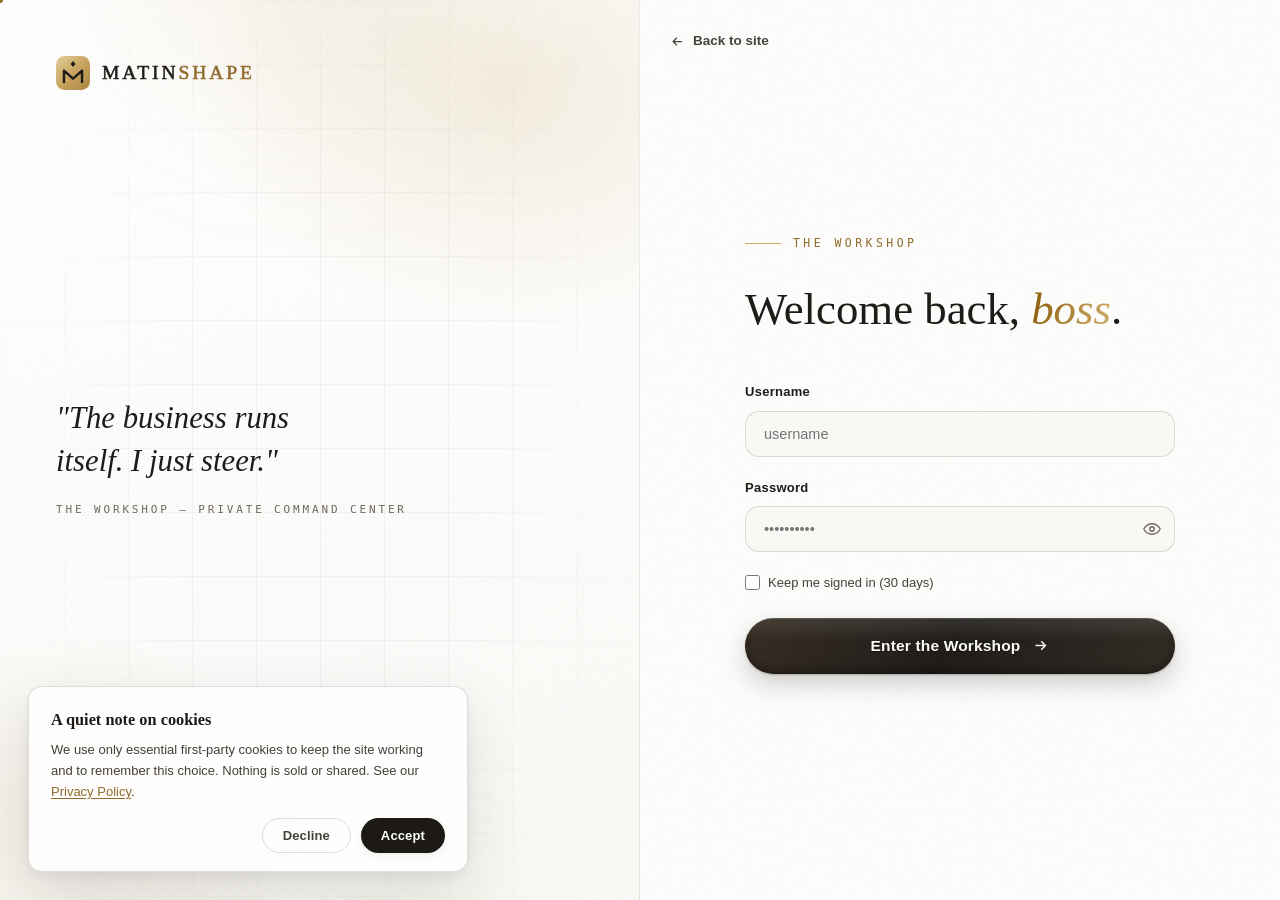
<file: login.html>
<!DOCTYPE html>
<html lang="en">
<head>
<meta charset="UTF-8" />
<meta name="viewport" content="width=device-width, initial-scale=1.0" />
<meta http-equiv="Content-Security-Policy" content="default-src 'self'; script-src 'self'; style-src 'self' 'unsafe-inline' https://fonts.googleapis.com; font-src https://fonts.gstatic.com; img-src 'self' data:; connect-src 'self'; base-uri 'self'; form-action 'self'; object-src 'none'; frame-src 'none'" />
<meta name="referrer" content="strict-origin-when-cross-origin" />
<title>Client Portal — MATINSHAPE</title>
<meta name="robots" content="noindex, nofollow" />
<link rel="icon" href="data:image/svg+xml,%3Csvg xmlns='http://www.w3.org/2000/svg' viewBox='0 0 32 32'%3E%3Crect width='32' height='32' rx='8' fill='%231C1917'/%3E%3Cpath d='M16 4.8 18.3 7.6 16 10.4 13.7 7.6Z' fill='%23C6A15B'/%3E%3Cpath d='M7.5 24.5V13.8L16 21.3l8.5-7.5V24.5' fill='none' stroke='%23C6A15B' stroke-width='2.3' stroke-linecap='round' stroke-linejoin='round'/%3E%3C/svg%3E" />
<link rel="preconnect" href="https://fonts.googleapis.com" />
<link rel="preconnect" href="https://fonts.gstatic.com" crossorigin />
<link href="https://fonts.googleapis.com/css2?family=Fraunces:ital,opsz,wght@0,9..144,400;0,9..144,500;0,9..144,600;1,9..144,400;1,9..144,500;1,9..144,600&family=Italiana&family=Inter:wght@300;400;500;600;700&family=JetBrains+Mono:wght@400;500&display=swap" rel="stylesheet" />
<link rel="stylesheet" href="assets/styles.css" />
</head>
<body>

<div class="grain" aria-hidden="true"></div>
<div class="cursor-dot" id="cursorDot" aria-hidden="true"></div>
<div class="cursor-ring" id="cursorRing" aria-hidden="true"></div>

<div class="login-page page-enter">
  <!-- Brand side -->
  <div class="login-brand" aria-hidden="true">
    <div class="cta-grid-bg"></div>
    <div class="cta-orb cta-orb-1"></div>
    <div class="cta-orb cta-orb-2"></div>
    <a href="index.html" class="nav-logo" style="position:relative; z-index:2;">
      <svg viewBox="0 0 32 32" fill="none">
        <defs><linearGradient id="msTile" x1="0" y1="0" x2="32" y2="32" gradientUnits="userSpaceOnUse"><stop stop-color="#E4CD97"/><stop offset=".55" stop-color="#C6A15B"/><stop offset="1" stop-color="#A9853F"/></linearGradient></defs><rect width="32" height="32" rx="8" fill="url(#msTile)"/><path d="M16 4.8 18.3 7.6 16 10.4 13.7 7.6Z" fill="#1C1917"/><path d="M7.5 24.5V13.8L16 21.3l8.5-7.5V24.5" fill="none" stroke="#1C1917" stroke-width="2.3" stroke-linecap="round" stroke-linejoin="round"/>
      </svg>
      <span class="wm-text">MATIN<span class="wm-gold">SHAPE</span></span>
    </a>
    <div>
      <p class="login-quote">"The business runs itself. I just steer."</p>
      <p class="login-quote-sub">The Workshop — private command center</p>
    </div>
    <div class="login-brand-footer">
      <p style="font-family: var(--font-mono); font-size: 10.5px; letter-spacing:.22em; text-transform:uppercase; color: var(--ink-mute);">
        Private access · Studio only
      </p>
    </div>
  </div>

  <!-- Form side -->
  <div class="login-form-side">
    <a href="index.html" class="login-back">
      <svg width="15" height="15" viewBox="0 0 24 24" fill="none" stroke="currentColor" stroke-width="2" aria-hidden="true"><path d="M19 12H5M11 18l-6-6 6-6"/></svg>
      Back to site
    </a>

    <div class="login-card">
      <span class="eyebrow">The Workshop</span>
      <h1>Welcome back, <span class="gold-word">boss</span>.</h1>

      <div class="login-error" id="loginError" role="alert">
        Enter both your username and password.
      </div>

      <form class="login-form" id="loginForm" novalidate>
        <div class="form-group">
          <label for="lg-user">Username</label>
          <input type="text" id="lg-user" name="username" autocomplete="username"
                 autocapitalize="none" spellcheck="false" maxlength="40" placeholder="username" />
        </div>
        <div class="form-group">
          <label for="lg-pass">Password</label>
          <div class="password-field">
            <input type="password" id="lg-pass" name="password" autocomplete="current-password"
                   maxlength="128" placeholder="••••••••••" />
            <button type="button" class="password-toggle" id="lgPassToggle" aria-label="Show password" title="Show password" aria-pressed="false">
              <svg class="icon-eye" width="18" height="18" viewBox="0 0 24 24" fill="none" stroke="currentColor" stroke-width="1.8" aria-hidden="true"><path d="M1 12S5 5 12 5s11 7 11 7-4 7-11 7-11-7-11-7Z"/><circle cx="12" cy="12" r="3"/></svg>
              <svg class="icon-eye-off" width="18" height="18" viewBox="0 0 24 24" fill="none" stroke="currentColor" stroke-width="1.8" aria-hidden="true" hidden><path d="M17.94 17.94A10.94 10.94 0 0 1 12 20c-7 0-11-8-11-8a19.4 19.4 0 0 1 5.06-5.94M9.9 4.24A9.12 9.12 0 0 1 12 4c7 0 11 8 11 8a19.5 19.5 0 0 1-2.16 3.19m-6.72-1.07a3 3 0 1 1-4.24-4.24"/><path d="M1 1l22 22"/></svg>
            </button>
          </div>
        </div>
        <div class="login-extra">
          <label><input type="checkbox" id="lg-remember" /> Keep me signed in (30 days)</label>
        </div>
        <button type="submit" class="btn-primary" style="width:100%;">
          <span>Enter the Workshop</span>
          <svg width="17" height="17" viewBox="0 0 24 24" fill="none" stroke="currentColor" stroke-width="2" aria-hidden="true"><path d="M5 12h14M13 6l6 6-6 6"/></svg>
        </button>
      </form>

    </div>
  </div>
</div>

<script src="assets/observe.js"></script>
<script src="assets/cookies.js"></script>
<script src="assets/auth.js"></script>
<script src="assets/main.js"></script>
</body>
</html>
</file>
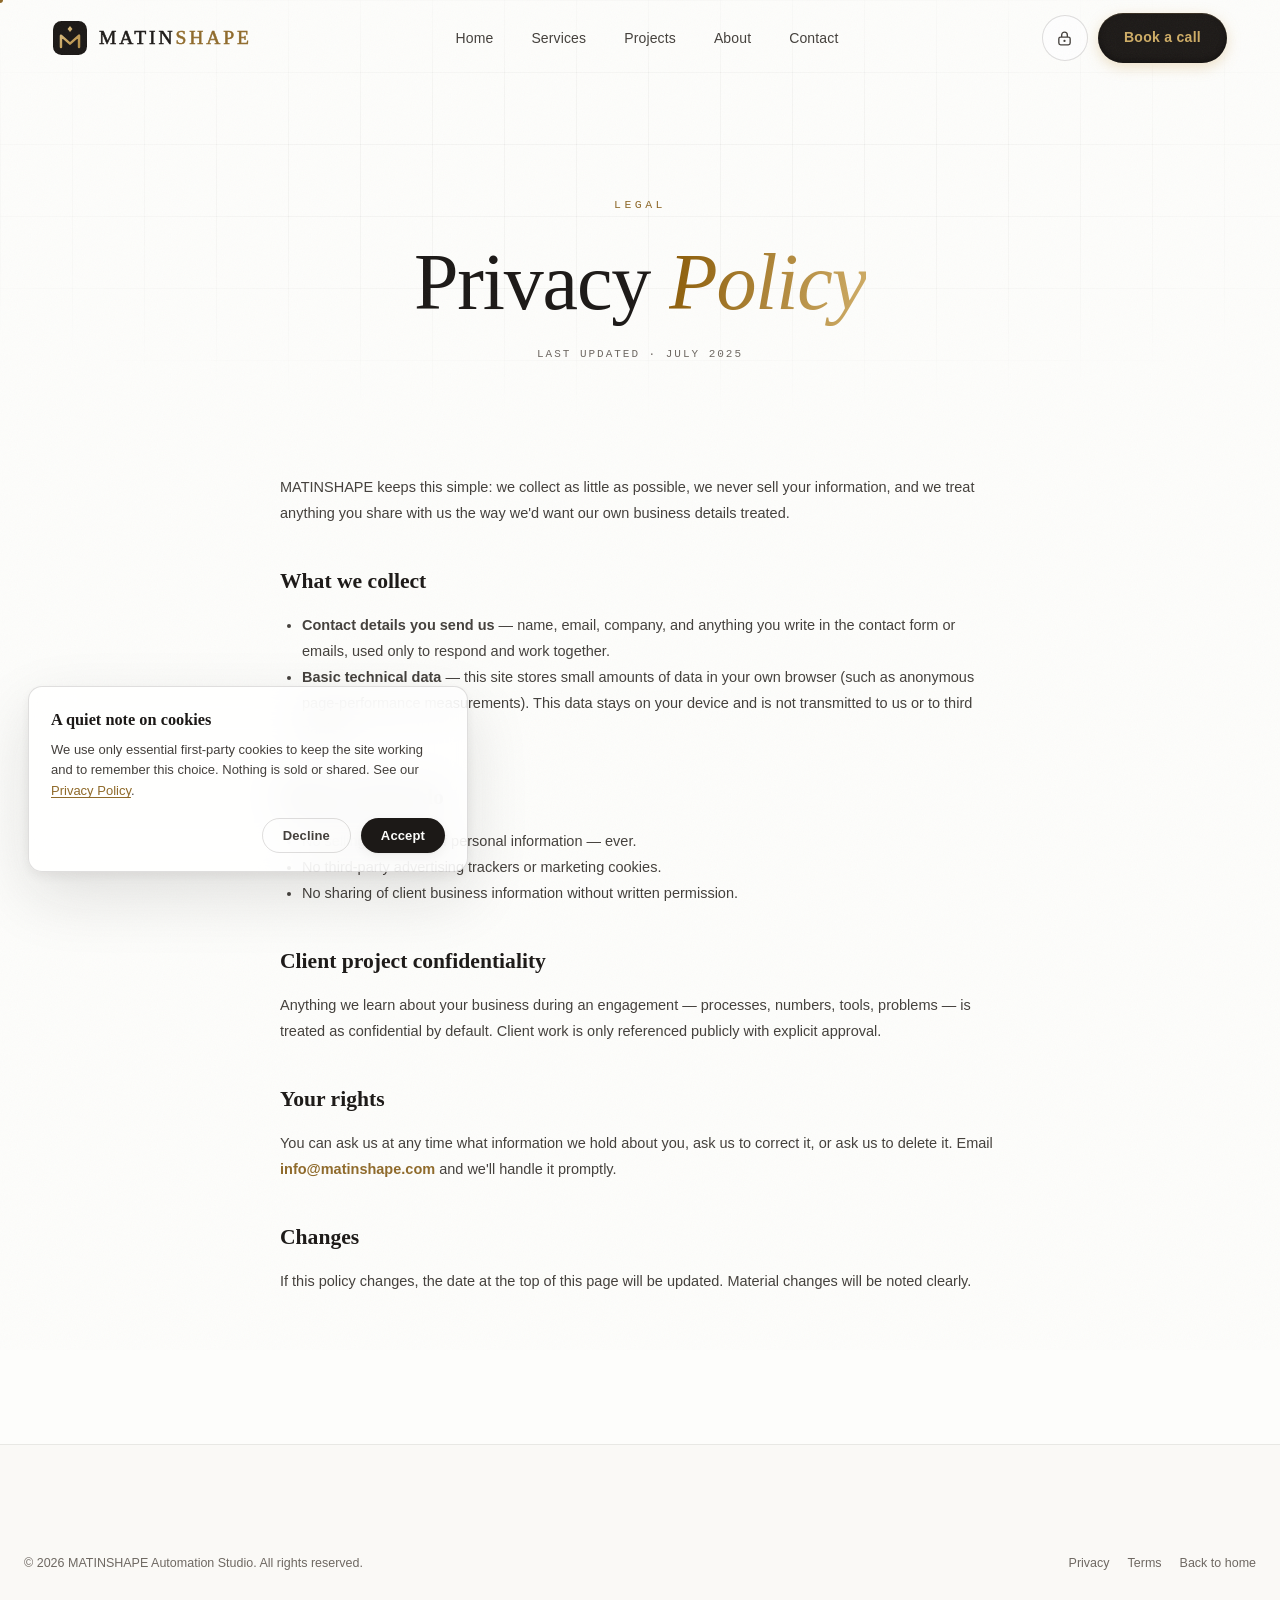
<file: privacy.html>
<!DOCTYPE html>
<html lang="en">
<head>
<meta charset="UTF-8" />
<meta name="viewport" content="width=device-width, initial-scale=1.0" />
<meta http-equiv="Content-Security-Policy" content="default-src 'self'; script-src 'self'; style-src 'self' 'unsafe-inline' https://fonts.googleapis.com; font-src https://fonts.gstatic.com; img-src 'self' data:; connect-src 'self'; base-uri 'self'; form-action 'self'; object-src 'none'; frame-src 'none'" />
<meta name="referrer" content="strict-origin-when-cross-origin" />
<title>Privacy Policy — MATINSHAPE</title>
<meta name="description" content="How MATINSHAPE handles your information: plainly, minimally, and respectfully." />
<link rel="icon" href="data:image/svg+xml,%3Csvg xmlns='http://www.w3.org/2000/svg' viewBox='0 0 32 32'%3E%3Crect width='32' height='32' rx='8' fill='%231C1917'/%3E%3Cpath d='M16 4.8 18.3 7.6 16 10.4 13.7 7.6Z' fill='%23C6A15B'/%3E%3Cpath d='M7.5 24.5V13.8L16 21.3l8.5-7.5V24.5' fill='none' stroke='%23C6A15B' stroke-width='2.3' stroke-linecap='round' stroke-linejoin='round'/%3E%3C/svg%3E" />
<link rel="preconnect" href="https://fonts.googleapis.com" />
<link rel="preconnect" href="https://fonts.gstatic.com" crossorigin />
<link href="https://fonts.googleapis.com/css2?family=Fraunces:ital,opsz,wght@0,9..144,400;0,9..144,500;0,9..144,600;1,9..144,400;1,9..144,500;1,9..144,600&family=Italiana&family=Inter:wght@300;400;500;600;700&family=JetBrains+Mono:wght@400;500&display=swap" rel="stylesheet" />
<link rel="stylesheet" href="assets/styles.css" />
<link rel="stylesheet" href="assets/enhance.css" />
<style>
.legal-prose { max-width: 720px; margin: 0 auto; }
.legal-prose h2 { font-family: var(--font-display); font-size: 1.35rem; font-weight: 600; margin: 38px 0 12px; }
.legal-prose p, .legal-prose li { font-size: 14.5px; line-height: 1.8; color: var(--ink-soft); }
.legal-prose ul { padding-left: 22px; margin-top: 10px; }
.legal-updated { font-family: var(--font-mono); font-size: 11px; letter-spacing: .18em; text-transform: uppercase; color: var(--ink-mute); }
</style>
</head>
<body>

<a class="skip-link" href="#main">Skip to content</a>


<div class="grain" aria-hidden="true"></div>
<div class="cursor-dot" id="cursorDot" aria-hidden="true"></div>
<div class="cursor-ring" id="cursorRing" aria-hidden="true"></div>
<div class="scroll-progress" aria-hidden="true"><i id="progressBar"></i></div>

<nav class="nav" id="nav" aria-label="Main navigation">
  <div class="nav-inner">
    <a href="index.html" class="nav-logo" aria-label="MATINSHAPE home">
      <svg viewBox="0 0 32 32" fill="none" aria-hidden="true">
        <defs><linearGradient id="msGold" x1="4" y1="4" x2="28" y2="28" gradientUnits="userSpaceOnUse"><stop stop-color="#E4CD97"/><stop offset=".55" stop-color="#C6A15B"/><stop offset="1" stop-color="#A9853F"/></linearGradient></defs><rect width="32" height="32" rx="8" fill="#1C1917"/><path d="M16 4.8 18.3 7.6 16 10.4 13.7 7.6Z" fill="url(#msGold)"/><path d="M7.5 24.5V13.8L16 21.3l8.5-7.5V24.5" fill="none" stroke="url(#msGold)" stroke-width="2.3" stroke-linecap="round" stroke-linejoin="round"/>
      </svg>
      <span class="wm-text">MATIN<span class="wm-gold">SHAPE</span></span>
    </a>
    <ul class="nav-links">
      <li><a href="index.html">Home</a></li>
      <li><a href="services.html">Services</a></li>
      <li><a href="projects.html">Projects</a></li>
      <li><a href="about.html">About</a></li>
      <li><a href="contact.html">Contact</a></li>
    </ul>
    <div class="nav-right">
      <a href="login.html" class="nav-portal" aria-label="Client Portal — private access" title="Client Portal — for existing clients">
        <svg width="17" height="17" viewBox="0 0 24 24" fill="none" stroke="currentColor" stroke-width="1.9" aria-hidden="true"><rect x="4" y="10" width="16" height="11" rx="2.5"/><path d="M8 10V7a4 4 0 0 1 8 0v3"/><circle cx="12" cy="15.5" r="1.6" fill="currentColor" stroke="none"/></svg>
      </a>
      <a href="contact.html" class="nav-cta magnetic">Book a call</a>
      <button class="nav-burger" id="burger" aria-label="Open menu" aria-expanded="false">
        <span></span><span></span><span></span>
      </button>
    </div>
  </div>
</nav>

<div class="mobile-menu" id="mobileMenu">
  <a href="index.html">Home</a>
  <a href="services.html">Services</a>
  <a href="projects.html">Projects</a>
  <a href="about.html">About</a>
  <a href="contact.html">Contact</a>
  <a href="careers.html">Careers</a>
  <a href="login.html" class="portal-link">Client Portal</a>
</div>

<header class="page-hero page-enter">
  <div class="hero-grid" aria-hidden="true"></div>
  <div class="container page-hero-inner">
    <span class="eyebrow centered">Legal</span>
    <h1>Privacy <span class="gold-word">Policy</span></h1>
    <p class="section-sub legal-updated">Last updated · July 2025</p>
  </div>
</header>

<main id="main">

<section class="section" style="padding-top: 20px;">
  <div class="container legal-prose">
    <p>
      MATINSHAPE keeps this simple: we collect as little as possible, we never
      sell your information, and we treat anything you share with us the way
      we'd want our own business details treated.
    </p>

    <h2>What we collect</h2>
    <ul>
      <li><strong>Contact details you send us</strong> — name, email, company, and anything you write in the contact form or emails, used only to respond and work together.</li>
      <li><strong>Basic technical data</strong> — this site stores small amounts of data in your own browser (such as anonymous page-performance measurements). This data stays on your device and is not transmitted to us or to third parties.</li>
    </ul>

    <h2>What we don't do</h2>
    <ul>
      <li>No selling or renting of personal information — ever.</li>
      <li>No third-party advertising trackers or marketing cookies.</li>
      <li>No sharing of client business information without written permission.</li>
    </ul>

    <h2>Client project confidentiality</h2>
    <p>
      Anything we learn about your business during an engagement — processes,
      numbers, tools, problems — is treated as confidential by default. Client
      work is only referenced publicly with explicit approval.
    </p>

    <h2>Your rights</h2>
    <p>
      You can ask us at any time what information we hold about you, ask us to
      correct it, or ask us to delete it. Email
      <a href="mailto:info@matinshape.com" style="color: var(--gold); font-weight: 600;">info@matinshape.com</a>
      and we'll handle it promptly.
    </p>

    <h2>Changes</h2>
    <p>
      If this policy changes, the date at the top of this page will be updated.
      Material changes will be noted clearly.
    </p>
  </div>
</section>

</main>

<footer class="footer">
  <div class="container">
    <div class="footer-bottom" style="margin-top: 0; border-top: none;">
      <span>© 2026 MATINSHAPE Automation Studio. All rights reserved.</span>
      <span class="footer-legal">
        <a href="privacy.html">Privacy</a>
        <a href="terms.html">Terms</a>
        <a href="index.html">Back to home</a>
      </span>
    </div>
  </div>
</footer>

<script src="assets/observe.js"></script>
<script src="assets/cookies.js"></script>
<script src="assets/main.js"></script>
</body>
</html>
</file>
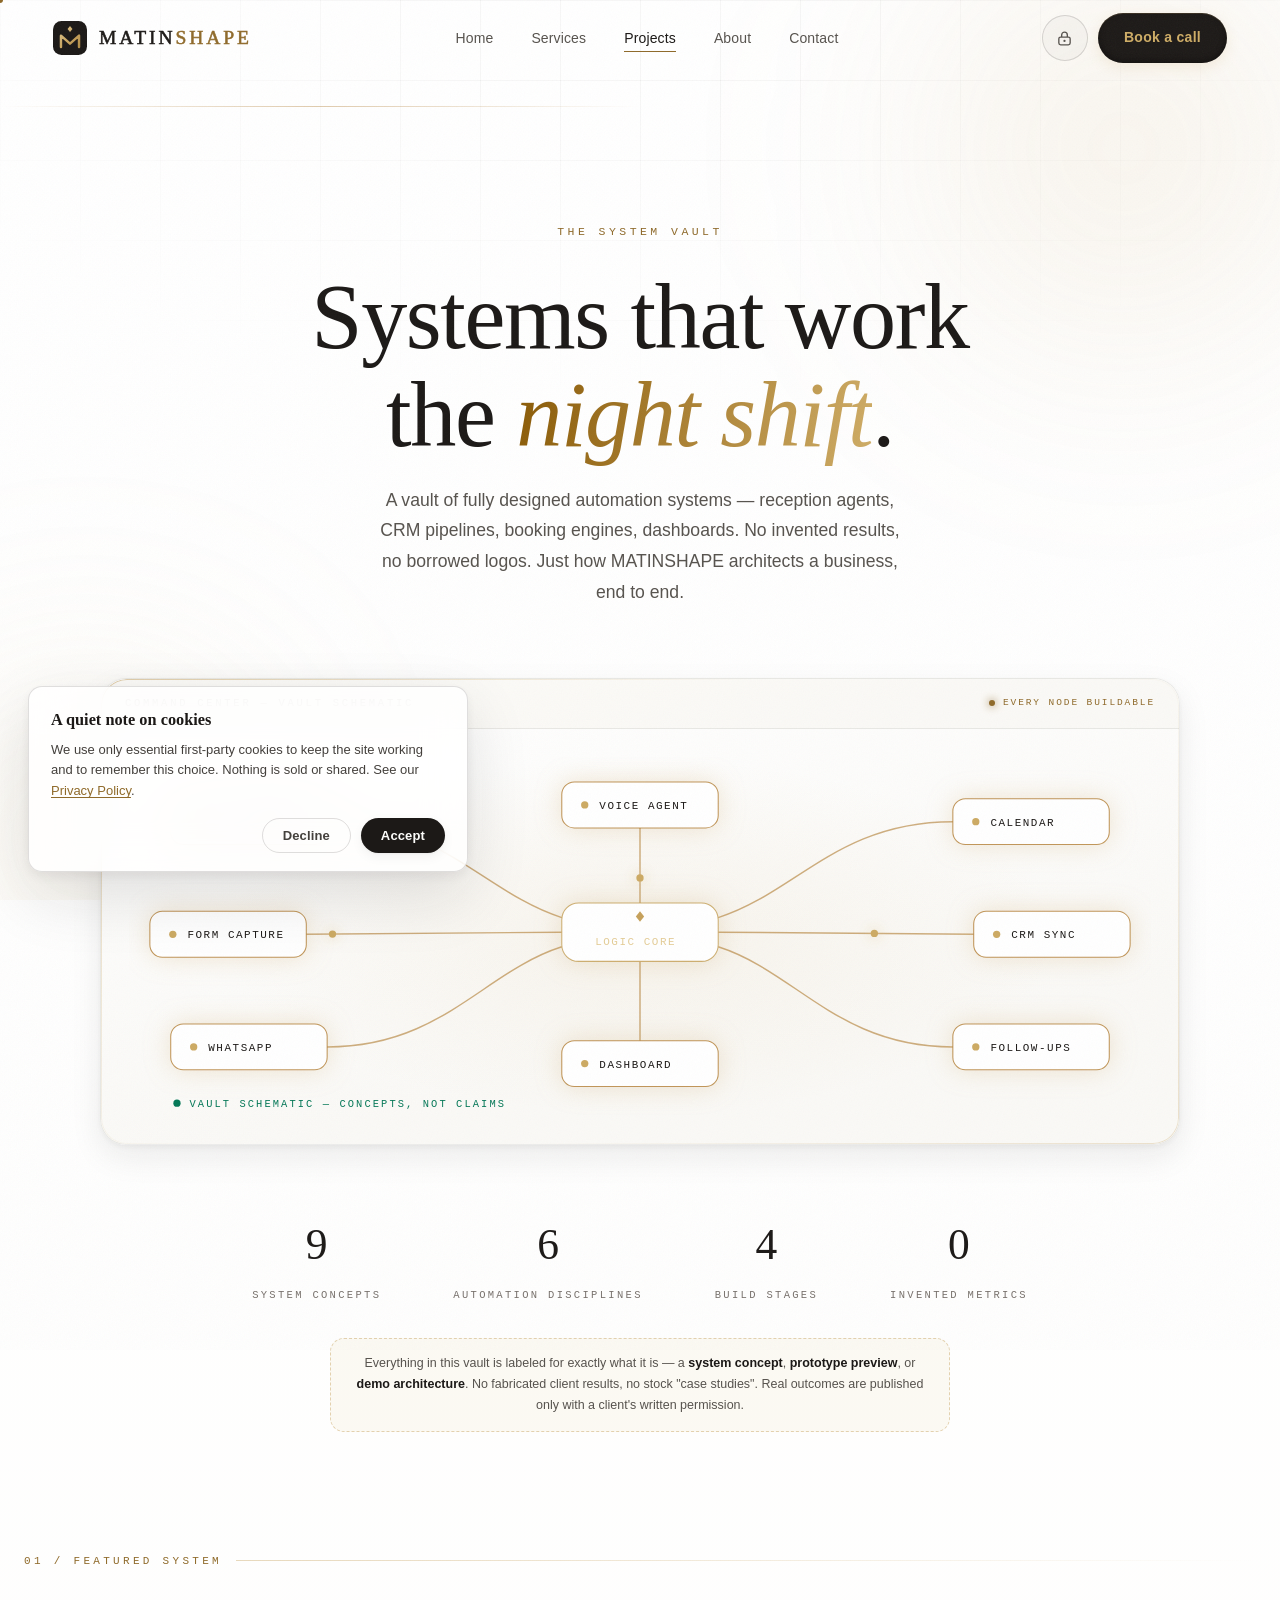
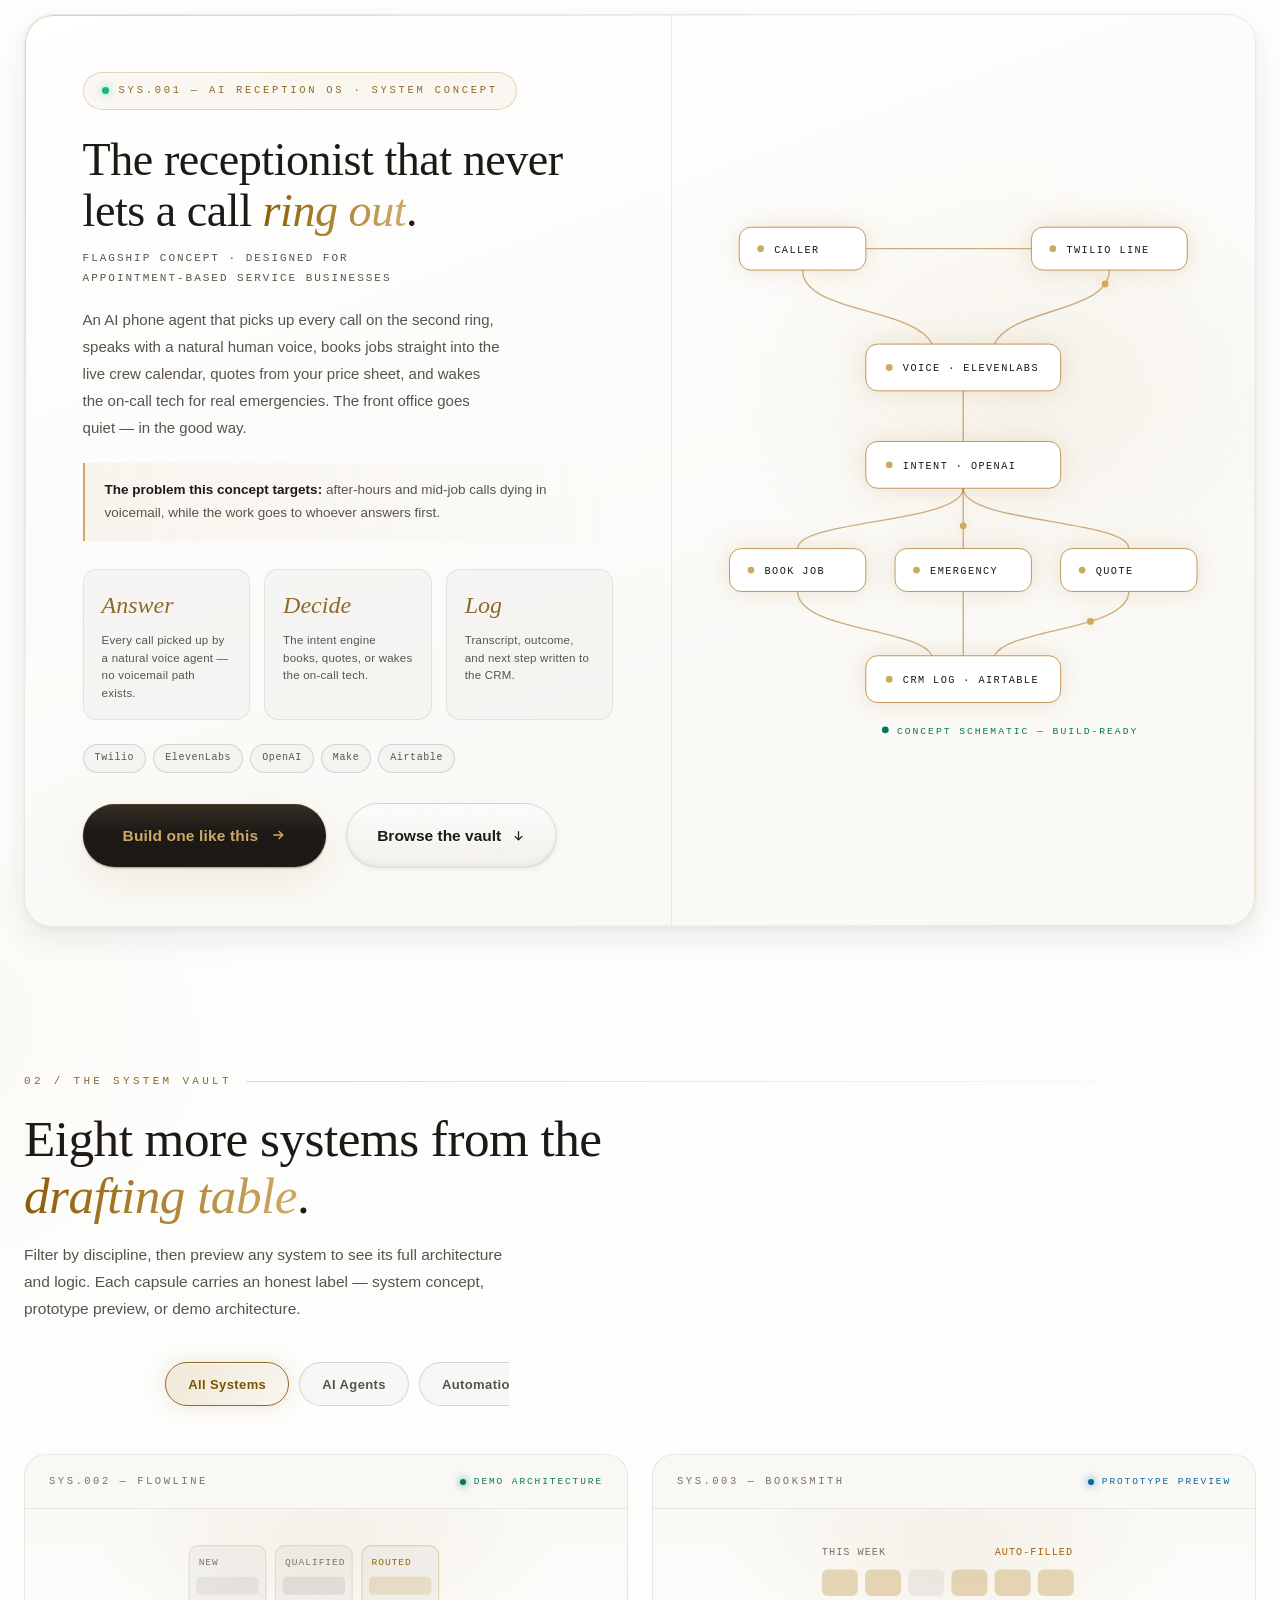
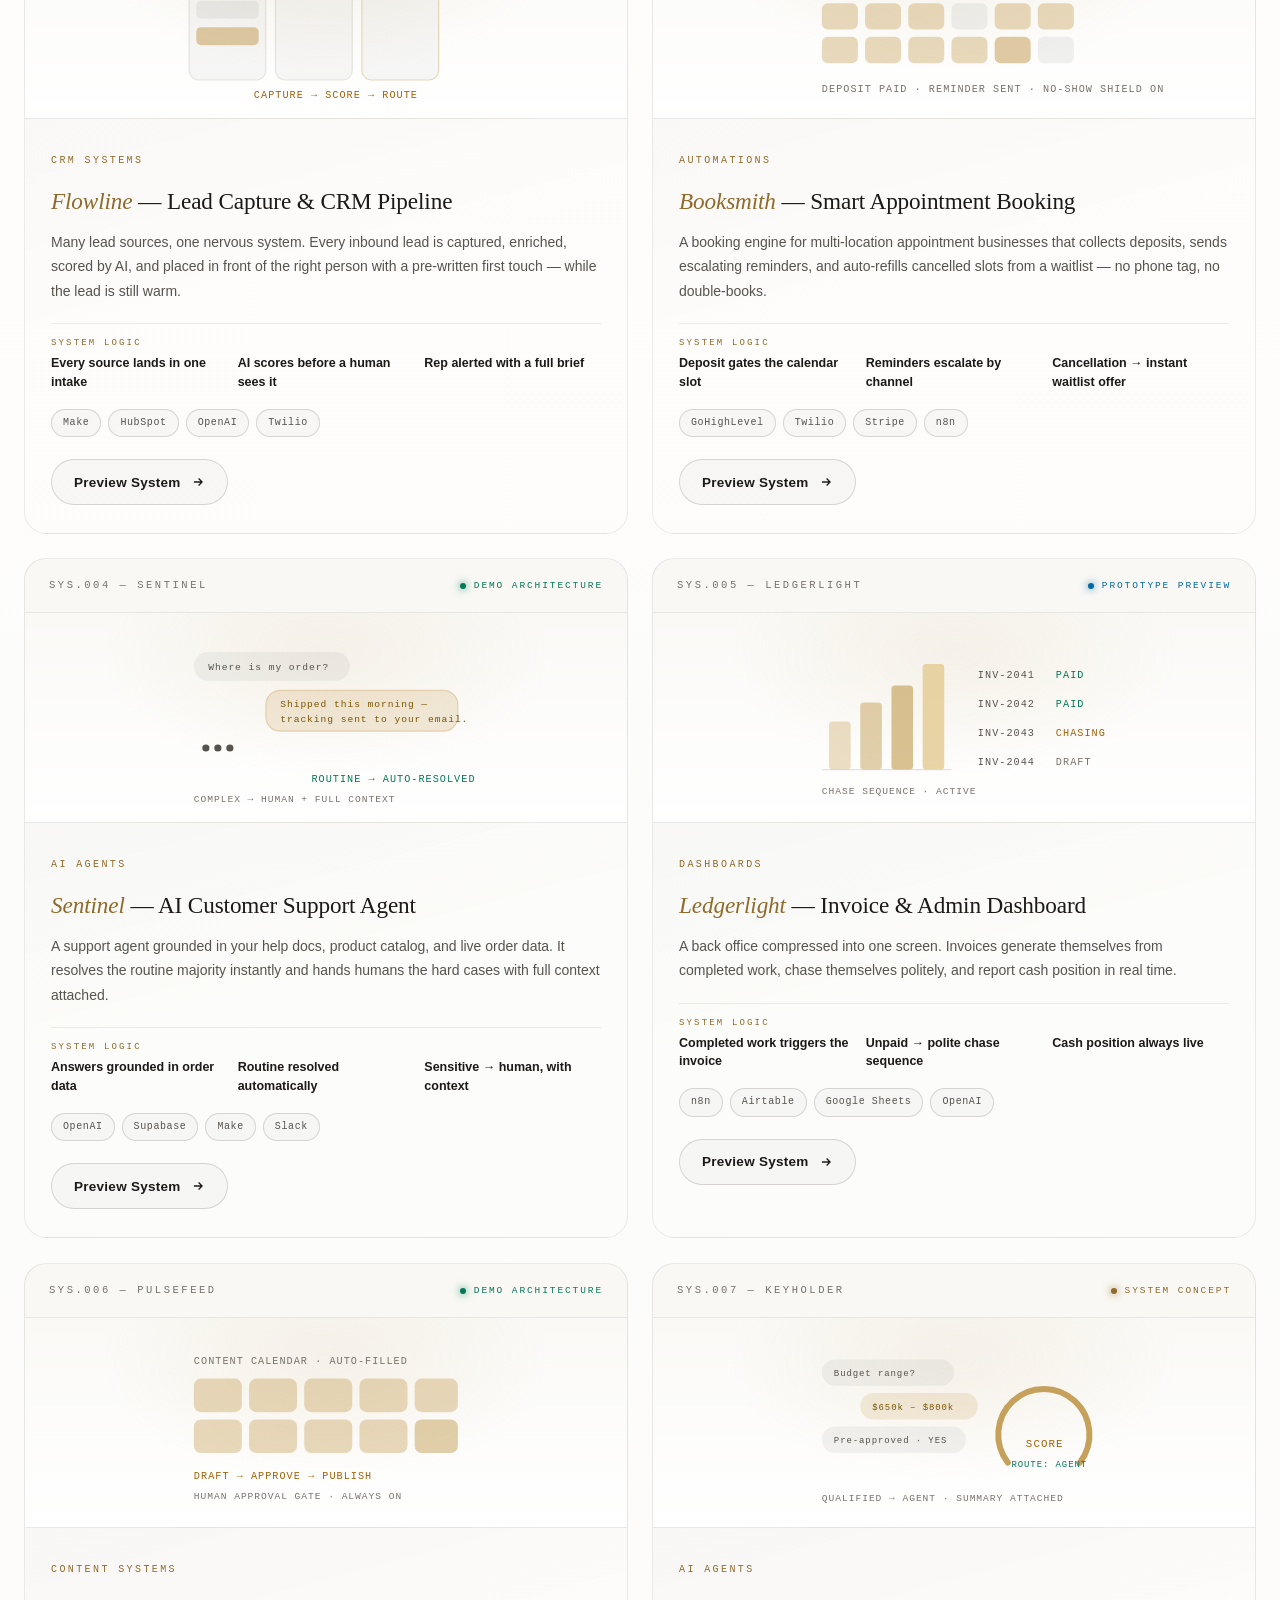
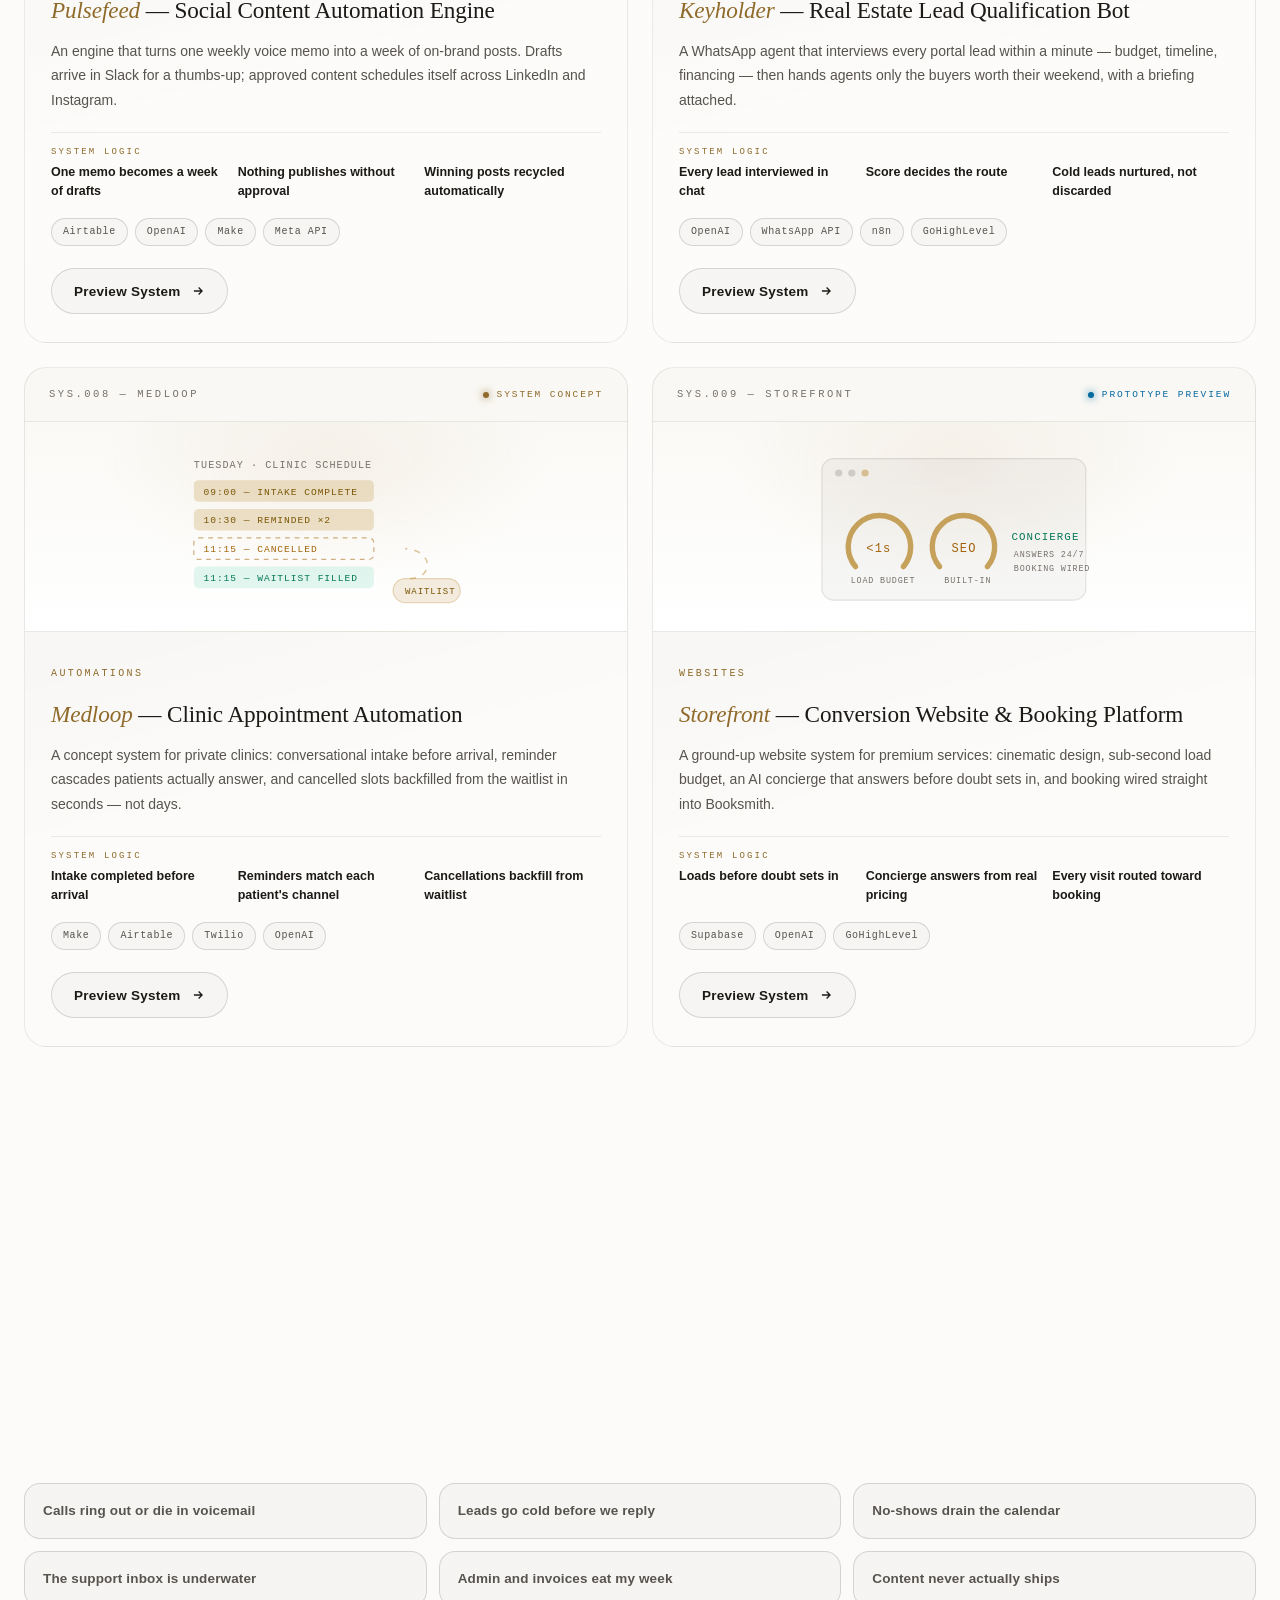
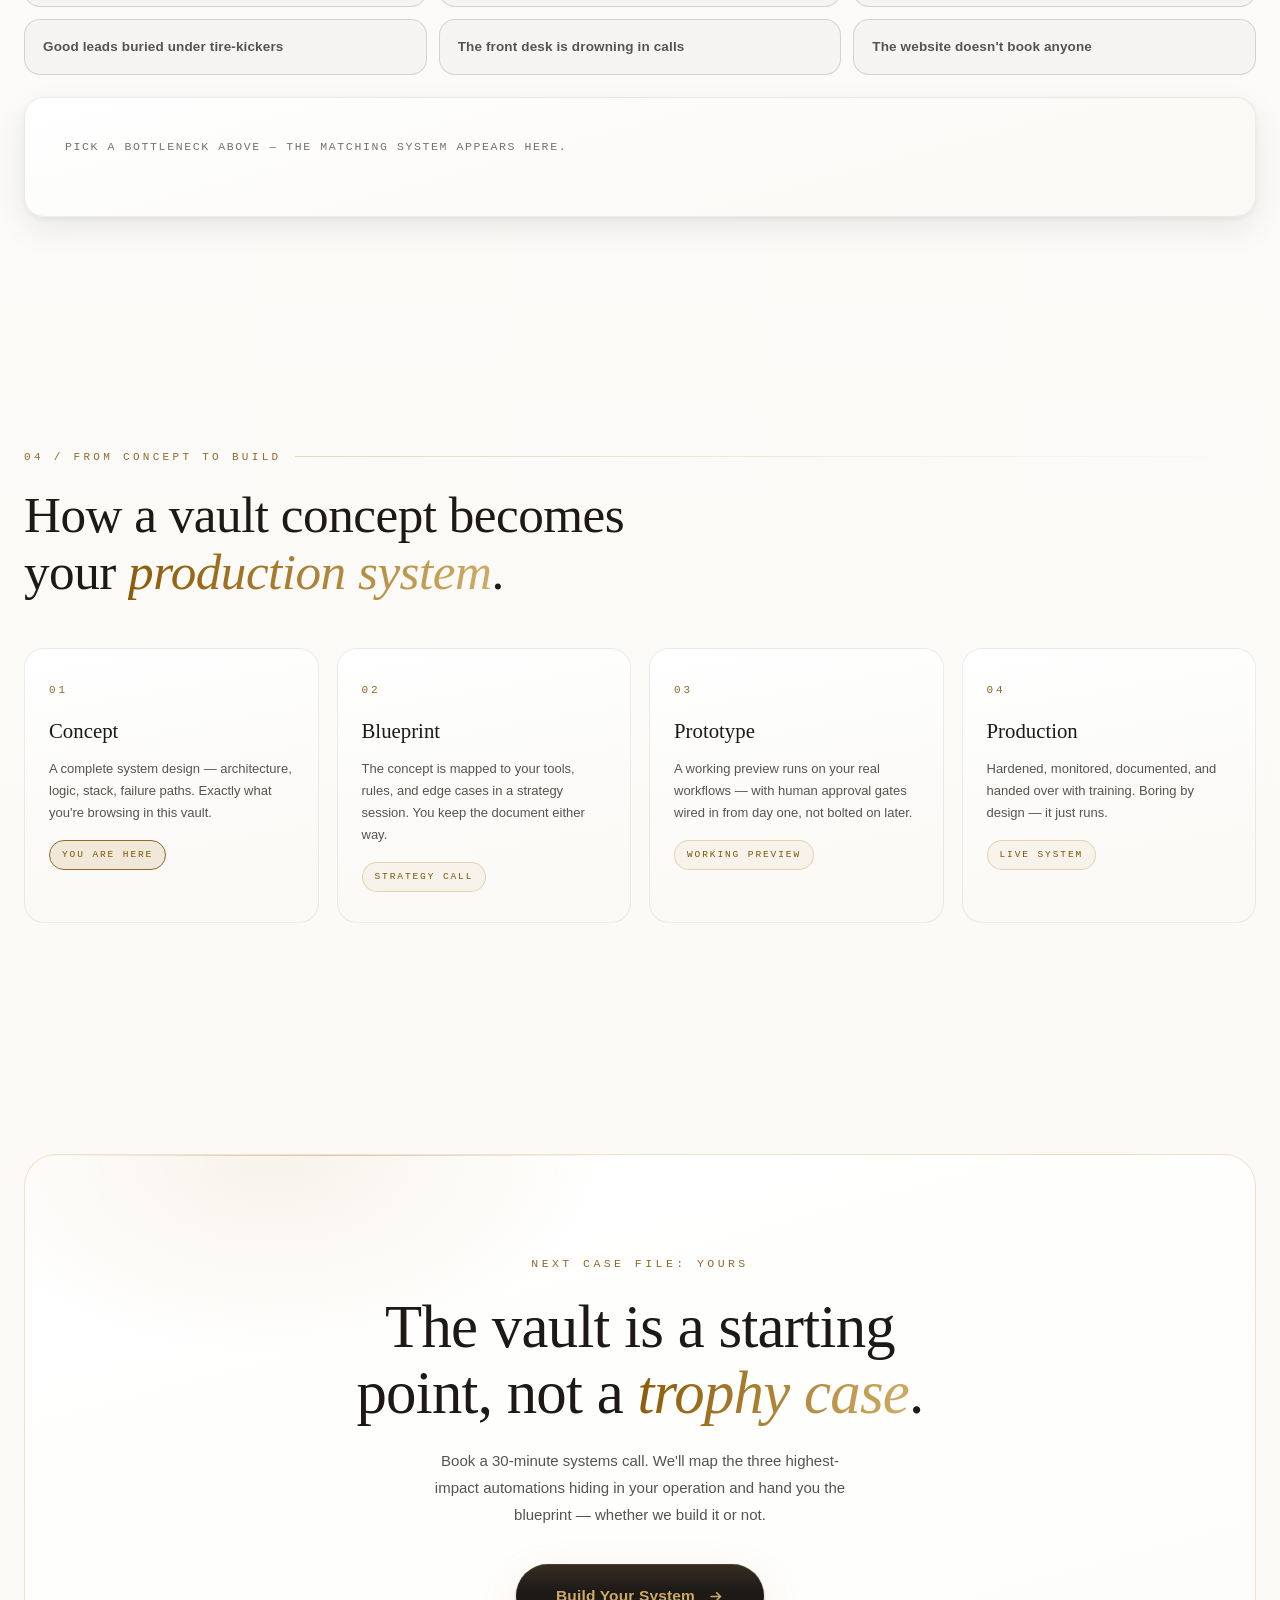
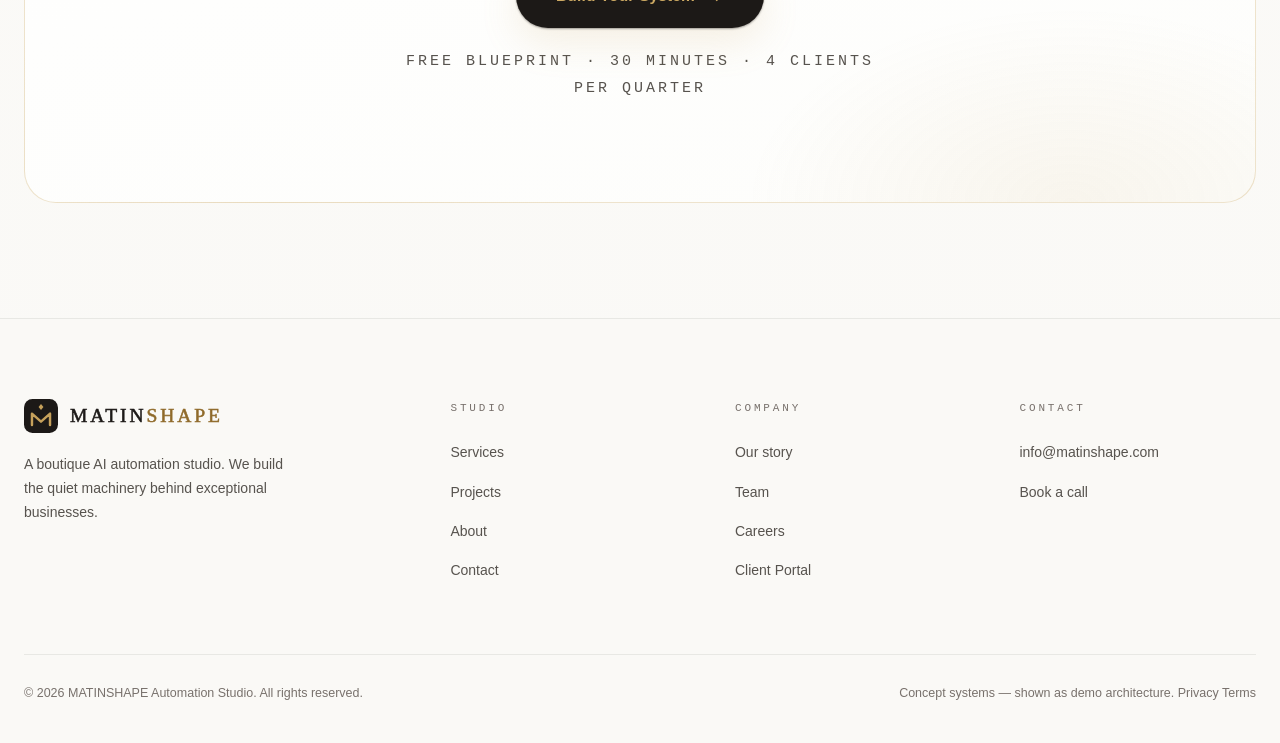
<file: projects.html>
<!DOCTYPE html>
<html lang="en">
<head>
<meta charset="UTF-8" />
<meta name="viewport" content="width=device-width, initial-scale=1.0" />
<meta http-equiv="Content-Security-Policy" content="default-src 'self'; script-src 'self'; style-src 'self' 'unsafe-inline' https://fonts.googleapis.com; font-src https://fonts.gstatic.com; img-src 'self' data:; connect-src 'self'; base-uri 'self'; form-action 'self'; object-src 'none'; frame-src 'none'" />
<meta name="referrer" content="strict-origin-when-cross-origin" />
<title>Projects — The MATINSHAPE System Vault</title>
<meta name="description" content="The MATINSHAPE system vault: AI reception, CRM pipelines, booking engines, and dashboards — every project honestly labeled as a system concept, prototype preview, or demo architecture." />
<link rel="icon" href="data:image/svg+xml,%3Csvg xmlns='http://www.w3.org/2000/svg' viewBox='0 0 32 32'%3E%3Crect width='32' height='32' rx='8' fill='%231C1917'/%3E%3Cpath d='M16 4.8 18.3 7.6 16 10.4 13.7 7.6Z' fill='%23C6A15B'/%3E%3Cpath d='M7.5 24.5V13.8L16 21.3l8.5-7.5V24.5' fill='none' stroke='%23C6A15B' stroke-width='2.3' stroke-linecap='round' stroke-linejoin='round'/%3E%3C/svg%3E" />
<link rel="preconnect" href="https://fonts.googleapis.com" />
<link rel="preconnect" href="https://fonts.gstatic.com" crossorigin />
<link href="https://fonts.googleapis.com/css2?family=Fraunces:ital,opsz,wght@0,9..144,400;0,9..144,500;0,9..144,600;1,9..144,400;1,9..144,500;1,9..144,600&family=Italiana&family=Inter:wght@300;400;500;600;700&family=JetBrains+Mono:wght@400;500&display=swap" rel="stylesheet" />
<link rel="stylesheet" href="assets/styles.css" />
<link rel="stylesheet" href="assets/projects.css" />
</head>
<body class="vault-page">

<a class="skip-link" href="#main">Skip to content</a>


<div class="grain" aria-hidden="true"></div>
<div class="cursor-dot" id="cursorDot" aria-hidden="true"></div>
<div class="cursor-ring" id="cursorRing" aria-hidden="true"></div>
<div class="scroll-progress" aria-hidden="true"><i id="progressBar"></i></div>

<div class="dk-ambient" aria-hidden="true">
  <div class="dk-gridlines"></div>
  <div class="dk-blob dk-blob-1"></div>
  <div class="dk-blob dk-blob-2"></div>
</div>

<nav class="nav" id="nav" aria-label="Main navigation">
  <div class="nav-inner">
    <a href="index.html" class="nav-logo" aria-label="MATINSHAPE home">
      <svg viewBox="0 0 32 32" fill="none" aria-hidden="true">
        <defs><linearGradient id="msGold" x1="4" y1="4" x2="28" y2="28" gradientUnits="userSpaceOnUse"><stop stop-color="#E4CD97"/><stop offset=".55" stop-color="#C6A15B"/><stop offset="1" stop-color="#A9853F"/></linearGradient></defs><rect width="32" height="32" rx="8" fill="#1C1917"/><path d="M16 4.8 18.3 7.6 16 10.4 13.7 7.6Z" fill="url(#msGold)"/><path d="M7.5 24.5V13.8L16 21.3l8.5-7.5V24.5" fill="none" stroke="url(#msGold)" stroke-width="2.3" stroke-linecap="round" stroke-linejoin="round"/>
      </svg>
      <span class="wm-text">MATIN<span class="wm-gold">SHAPE</span></span>
    </a>
    <ul class="nav-links">
      <li><a href="index.html">Home</a></li>
      <li><a href="services.html">Services</a></li>
      <li><a href="projects.html" class="active">Projects</a></li>
      <li><a href="about.html">About</a></li>
      <li><a href="contact.html">Contact</a></li>
    </ul>
    <div class="nav-right">
      <a href="login.html" class="nav-portal" aria-label="Client Portal - private access" title="Client Portal — for existing clients">
        <svg width="17" height="17" viewBox="0 0 24 24" fill="none" stroke="currentColor" stroke-width="1.9" aria-hidden="true"><rect x="4" y="10" width="16" height="11" rx="2.5"/><path d="M8 10V7a4 4 0 0 1 8 0v3"/><circle cx="12" cy="15.5" r="1.6" fill="currentColor" stroke="none"/></svg>
      </a>
      <a href="contact.html" class="nav-cta magnetic">Book a call</a>
      <button class="nav-burger" id="burger" aria-label="Open menu" aria-expanded="false">
        <span></span><span></span><span></span>
      </button>
    </div>
  </div>
</nav>

<div class="mobile-menu" id="mobileMenu">
  <a href="index.html">Home</a>
  <a href="services.html">Services</a>
  <a href="projects.html">Projects</a>
  <a href="about.html">About</a>
  <a href="contact.html">Contact</a>
  <a href="careers.html">Careers</a>
  <a href="login.html" class="portal-link">Client Portal</a>
</div>

<main id="main">

<!-- ============ CINEMATIC HERO ============ -->
<header class="dk-hero page-enter">
  <div class="dk-beam" aria-hidden="true"></div>
  <div class="container">
    <span class="eyebrow centered">The system vault</span>
    <h1>Systems that work the <span class="gold-word">night shift</span>.</h1>
    <p class="section-sub">
      A vault of fully designed automation systems — reception agents, CRM
      pipelines, booking engines, dashboards. No invented results, no borrowed
      logos. Just how MATINSHAPE architects a business, end to end.
    </p>

    <!-- Floating automation-node command center -->
    <div class="cc-wrap reveal" aria-label="Vault command center schematic">
      <div class="cc-head">
        <span class="cc-title">Command center — vault schematic</span>
        <span class="cc-live"><i aria-hidden="true"></i>Every node buildable</span>
      </div>
      <svg id="commandCenter" class="schematic cc" viewBox="0 0 980 344" role="img"
           aria-label="Schematic of an automation command center: call intake, form capture, and WhatsApp feed a central logic core, which drives the calendar, CRM sync, follow-ups, a voice agent, and a dashboard.">
        <path class="wire wire-1" d="M190 62 C 300 62 340 130 415 154"/>
        <path class="wire wire-2" d="M170 170 L 415 168"/>
        <path class="wire wire-3" d="M190 278 C 300 278 340 206 415 182"/>
        <path class="wire wire-4" d="M790 62 C 680 62 640 130 565 154"/>
        <path class="wire wire-5" d="M810 170 L 565 168"/>
        <path class="wire wire-6" d="M790 278 C 680 278 640 206 565 182"/>
        <path class="wire wire-7" d="M490 68 L 490 140"/>
        <path class="wire wire-8" d="M490 196 L 490 272"/>

        <g class="mnode cc-float-a">
          <rect x="40" y="40" width="150" height="44" rx="12"/>
          <circle class="mnode-dot" cx="62" cy="62" r="3.5"/>
          <text x="76" y="66">CALL INTAKE</text>
        </g>
        <g class="mnode cc-float-b">
          <rect x="20" y="148" width="150" height="44" rx="12"/>
          <circle class="mnode-dot" cx="42" cy="170" r="3.5"/>
          <text x="56" y="174">FORM CAPTURE</text>
        </g>
        <g class="mnode cc-float-c">
          <rect x="40" y="256" width="150" height="44" rx="12"/>
          <circle class="mnode-dot" cx="62" cy="278" r="3.5"/>
          <text x="76" y="282">WHATSAPP</text>
        </g>
        <g class="mnode">
          <rect x="415" y="24" width="150" height="44" rx="12"/>
          <circle class="mnode-dot" cx="437" cy="46" r="3.5"/>
          <text x="451" y="50">VOICE AGENT</text>
        </g>
        <g class="mnode cc-core">
          <rect x="415" y="140" width="150" height="56" rx="16"/>
          <path d="M490 148 494 153 490 158 486 153Z" class="cc-core-mark"/>
          <text x="447" y="180">LOGIC CORE</text>
        </g>
        <g class="mnode">
          <rect x="415" y="272" width="150" height="44" rx="12"/>
          <circle class="mnode-dot" cx="437" cy="294" r="3.5"/>
          <text x="451" y="298">DASHBOARD</text>
        </g>
        <g class="mnode cc-float-a">
          <rect x="790" y="40" width="150" height="44" rx="12"/>
          <circle class="mnode-dot" cx="812" cy="62" r="3.5"/>
          <text x="826" y="66">CALENDAR</text>
        </g>
        <g class="mnode cc-float-b">
          <rect x="810" y="148" width="150" height="44" rx="12"/>
          <circle class="mnode-dot" cx="832" cy="170" r="3.5"/>
          <text x="846" y="174">CRM SYNC</text>
        </g>
        <g class="mnode cc-float-c">
          <rect x="790" y="256" width="150" height="44" rx="12"/>
          <circle class="mnode-dot" cx="812" cy="278" r="3.5"/>
          <text x="826" y="282">FOLLOW-UPS</text>
        </g>

        <circle class="pulse-dot" r="3.5">
          <animateMotion dur="2.6s" repeatCount="indefinite" path="M170 170 L 415 168"/>
        </circle>
        <circle class="pulse-dot" r="3.5">
          <animateMotion dur="2.8s" begin="1s" repeatCount="indefinite" path="M490 68 L 490 140"/>
        </circle>
        <circle class="pulse-dot" r="3.5">
          <animateMotion dur="3s" begin="1.7s" repeatCount="indefinite" path="M810 170 L 565 168"/>
        </circle>

        <g class="map-status">
          <circle cx="46" cy="332" r="3.5"/>
          <text x="58" y="336">VAULT SCHEMATIC — CONCEPTS, NOT CLAIMS</text>
        </g>
      </svg>
    </div>

    <div class="dk-hero-stats">
      <div class="dk-stat reveal">
        <b>9</b>
        <span>system concepts</span>
      </div>
      <div class="dk-stat reveal" style="--d:.1s">
        <b>6</b>
        <span>automation disciplines</span>
      </div>
      <div class="dk-stat reveal" style="--d:.2s">
        <b>4</b>
        <span>build stages</span>
      </div>
      <div class="dk-stat reveal" style="--d:.3s">
        <b>0</b>
        <span>invented metrics</span>
      </div>
    </div>

    <p class="dk-note reveal">
      Everything in this vault is labeled for exactly what it is — a
      <strong>system concept</strong>, <strong>prototype preview</strong>, or
      <strong>demo architecture</strong>. No fabricated client results, no stock
      "case studies". Real outcomes are published only with a client's written
      permission.
    </p>
  </div>
</header>

<!-- ============ FEATURED: AI RECEPTION OS ============ -->
<section class="dk-section" id="featured" style="padding-top: 20px;" aria-labelledby="featuredTitle">
  <div class="container">
    <div class="dk-label reveal">01 / Featured system</div>

    <div class="featured-sys reveal">
      <div class="fs-copy">
        <span class="fs-tag"><i aria-hidden="true"></i>SYS.001 — AI RECEPTION OS · SYSTEM CONCEPT</span>
        <h2 id="featuredTitle">The receptionist that never lets a call <span class="gold-word">ring out</span>.</h2>
        <p class="deploy">Flagship concept · designed for appointment-based service businesses</p>
        <p>
          An AI phone agent that picks up every call on the second ring, speaks
          with a natural human voice, books jobs straight into the live crew
          calendar, quotes from your price sheet, and wakes the on-call tech
          for real emergencies. The front office goes quiet — in the good way.
        </p>
        <div class="fs-problem">
          <strong>The problem this concept targets:</strong> after-hours and
          mid-job calls dying in voicemail, while the work goes to whoever
          answers first.
        </div>

        <div class="fs-metrics" aria-label="System logic">
          <div class="fs-metric">
            <b>Answer</b>
            <span>Every call picked up by a natural voice agent — no voicemail path exists.</span>
          </div>
          <div class="fs-metric">
            <b>Decide</b>
            <span>The intent engine books, quotes, or wakes the on-call tech.</span>
          </div>
          <div class="fs-metric">
            <b>Log</b>
            <span>Transcript, outcome, and next step written to the CRM.</span>
          </div>
        </div>

        <div class="sys-tools" style="margin-top: 24px;">
          <span>Twilio</span><span>ElevenLabs</span><span>OpenAI</span><span>Make</span><span>Airtable</span>
        </div>

        <div class="fs-actions">
          <a href="contact.html" class="btn-gold magnetic">
            <span>Build one like this</span>
            <svg width="16" height="16" viewBox="0 0 24 24" fill="none" stroke="currentColor" stroke-width="2.2" aria-hidden="true"><path d="M5 12h14M13 6l6 6-6 6"/></svg>
          </a>
          <a href="#systems" class="btn-ghost magnetic">
            <span>Browse the vault</span>
            <svg width="15" height="15" viewBox="0 0 24 24" fill="none" stroke="currentColor" stroke-width="2" aria-hidden="true"><path d="M12 5v14M6 13l6 6 6-6"/></svg>
          </a>
        </div>
      </div>

      <div class="fs-map">
        <svg id="autoMap" class="schematic auto-map" viewBox="0 0 520 560" role="img"
             aria-label="Automation map: a caller reaches a Twilio line, an ElevenLabs voice agent answers, an OpenAI intent engine decides whether to book a job, escalate an emergency, or send a quote, and everything is logged to the CRM.">
          <path class="wire wire-1" d="M160 52 L330 52"/>
          <path class="wire wire-2" d="M410 74 C410 118 310 112 292 150"/>
          <path class="wire wire-3" d="M95 74 C95 118 210 112 228 150"/>
          <path class="wire wire-4" d="M260 198 L260 250"/>
          <path class="wire wire-5" d="M260 298 C260 334 90 330 90 360"/>
          <path class="wire wire-6" d="M260 298 L260 360"/>
          <path class="wire wire-7" d="M260 298 C260 334 430 330 430 360"/>
          <path class="wire wire-8" d="M90 404 C90 444 216 442 228 470"/>
          <path class="wire wire-9" d="M430 404 C430 444 304 442 292 470"/>
          <path class="wire wire-8" d="M260 404 L260 470"/>

          <g class="mnode">
            <rect x="30" y="30" width="130" height="44" rx="12"/>
            <circle class="mnode-dot" cx="52" cy="52" r="3.5"/>
            <text x="66" y="56">CALLER</text>
          </g>
          <g class="mnode">
            <rect x="330" y="30" width="160" height="44" rx="12"/>
            <circle class="mnode-dot" cx="352" cy="52" r="3.5"/>
            <text x="366" y="56">TWILIO LINE</text>
          </g>
          <g class="mnode">
            <rect x="160" y="150" width="200" height="48" rx="12"/>
            <circle class="mnode-dot" cx="184" cy="174" r="3.5"/>
            <text x="198" y="178">VOICE · ELEVENLABS</text>
          </g>
          <g class="mnode">
            <rect x="160" y="250" width="200" height="48" rx="12"/>
            <circle class="mnode-dot" cx="184" cy="274" r="3.5"/>
            <text x="198" y="278">INTENT · OPENAI</text>
          </g>
          <g class="mnode map-float-1">
            <rect x="20" y="360" width="140" height="44" rx="12"/>
            <circle class="mnode-dot" cx="42" cy="382" r="3.5"/>
            <text x="56" y="386">BOOK JOB</text>
          </g>
          <g class="mnode map-float-2">
            <rect x="190" y="360" width="140" height="44" rx="12"/>
            <circle class="mnode-dot" cx="212" cy="382" r="3.5"/>
            <text x="226" y="386">EMERGENCY</text>
          </g>
          <g class="mnode map-float-3">
            <rect x="360" y="360" width="140" height="44" rx="12"/>
            <circle class="mnode-dot" cx="382" cy="382" r="3.5"/>
            <text x="396" y="386">QUOTE</text>
          </g>
          <g class="mnode">
            <rect x="160" y="470" width="200" height="48" rx="12"/>
            <circle class="mnode-dot" cx="184" cy="494" r="3.5"/>
            <text x="198" y="498">CRM LOG · AIRTABLE</text>
          </g>

          <circle class="pulse-dot" r="3.5">
            <animateMotion dur="2.6s" repeatCount="indefinite" path="M410 74 C410 118 310 112 292 150"/>
          </circle>
          <circle class="pulse-dot" r="3.5">
            <animateMotion dur="3s" begin="1s" repeatCount="indefinite" path="M260 298 L260 360"/>
          </circle>
          <circle class="pulse-dot" r="3.5">
            <animateMotion dur="3.2s" begin="1.8s" repeatCount="indefinite" path="M430 404 C430 444 304 442 292 470"/>
          </circle>

          <g class="map-status">
            <circle cx="180" cy="546" r="3.5"/>
            <text x="192" y="550">CONCEPT SCHEMATIC — BUILD-READY</text>
          </g>
        </svg>
      </div>

      <template data-sys-tpl="reception">
        <header class="smx-head">
          <span class="sys-code">SYS.001 — AI RECEPTION OS</span>
          <span class="sys-status concept"><i aria-hidden="true"></i>SYSTEM CONCEPT</span>
        </header>
        <h3 class="smx-title"><span class="code-name">AI Reception OS</span> — the front desk that never sleeps</h3>
        <div class="sd-label">System architecture</div>
        <div class="flow">
          <span class="fnode">Inbound Call</span><span class="farrow" aria-hidden="true"></span>
          <span class="fnode">Twilio Line</span><span class="farrow" aria-hidden="true"></span>
          <span class="fnode hub">Voice + Intent Engine</span><span class="farrow" aria-hidden="true"></span>
          <span class="fnode">Book · Quote · Escalate</span><span class="farrow" aria-hidden="true"></span>
          <span class="fnode">CRM Log</span>
        </div>
        <div class="smx-grid">
          <div class="smx-block"><h4>Designed for</h4><p>Service businesses where whoever answers first wins the job — and where every missed call is silent, invisible loss.</p></div>
          <div class="smx-block"><h4>How the logic runs</h4><p>Every call is picked up by a natural voice agent. The intent engine books into the live crew calendar, quotes from your price sheet, or wakes the on-call tech for a genuine emergency. The transcript and outcome land in the CRM before the caller hangs up.</p></div>
          <div class="smx-block"><h4>Where humans stay in the loop</h4><p>Emergencies always reach a person. The agent transfers on request, and it never improvises a price that isn't on the sheet.</p></div>
        </div>
        <div class="sys-tools"><span>Twilio</span><span>ElevenLabs</span><span>OpenAI</span><span>Make</span><span>Airtable</span></div>
        <p class="smx-honesty">Shown as a system concept — a buildable blueprint, not a claim about client results.</p>
        <div class="smx-actions">
          <a href="contact.html" class="btn-gold magnetic">
            <span>Build this system</span>
            <svg width="16" height="16" viewBox="0 0 24 24" fill="none" stroke="currentColor" stroke-width="2.2" aria-hidden="true"><path d="M5 12h14M13 6l6 6-6 6"/></svg>
          </a>
        </div>
      </template>
    </div>
  </div>
</section>

<!-- ============ SYSTEM VAULT — FILTERABLE CAPSULES ============ -->
<section class="dk-section" id="systems" style="padding-top: 30px;" aria-labelledby="vaultTitle">
  <div class="container">
    <div class="dk-label reveal">02 / The system vault</div>
    <h2 class="dk-title reveal" id="vaultTitle">Eight more systems from the <span class="gold-word">drafting table</span>.</h2>
    <p class="dk-sub reveal">
      Filter by discipline, then preview any system to see its full
      architecture and logic. Each capsule carries an honest label —
      system concept, prototype preview, or demo architecture.
    </p>

    <div class="filter-bar reveal" id="filterBar" role="group" aria-label="Filter systems by discipline">
      <button class="filter-btn active" data-filter="all">All Systems</button>
      <button class="filter-btn" data-filter="agents">AI Agents</button>
      <button class="filter-btn" data-filter="automations">Automations</button>
      <button class="filter-btn" data-filter="websites">Websites</button>
      <button class="filter-btn" data-filter="crm">CRM Systems</button>
      <button class="filter-btn" data-filter="dashboards">Dashboards</button>
      <button class="filter-btn" data-filter="content">Content Systems</button>
    </div>

    <div class="sys-grid">

      <!-- SYS.002 FLOWLINE -->
      <article class="sys-card project-card reveal" data-cat="crm" data-sys="flowline">
        <div class="sys-glare" aria-hidden="true"></div>
        <header class="sys-head">
          <span class="sys-code">SYS.002 — FLOWLINE</span>
          <span class="sys-status demo"><i aria-hidden="true"></i>DEMO ARCHITECTURE</span>
        </header>
        <div class="sys-visual" aria-hidden="true">
          <svg viewBox="0 0 260 150">
            <rect x="16" y="18" width="64" height="112" rx="8" fill="rgba(28,25,23,.03)" stroke="rgba(28,25,23,.10)"/>
            <rect x="88" y="18" width="64" height="112" rx="8" fill="rgba(28,25,23,.03)" stroke="rgba(28,25,23,.10)"/>
            <rect x="160" y="18" width="64" height="112" rx="8" fill="rgba(28,25,23,.03)" stroke="rgba(198,161,91,.4)"/>
            <text class="v-mono" x="24" y="34" font-size="8" fill="#78716C">NEW</text>
            <text class="v-mono" x="96" y="34" font-size="8" fill="#78716C">QUALIFIED</text>
            <text class="v-mono" x="168" y="34" font-size="8" fill="#A16207">ROUTED</text>
            <rect x="22" y="44" width="52" height="15" rx="4" fill="rgba(28,25,23,.06)"/>
            <rect x="22" y="64" width="52" height="15" rx="4" fill="rgba(28,25,23,.06)"/>
            <rect x="94" y="44" width="52" height="15" rx="4" fill="rgba(28,25,23,.08)"/>
            <rect x="166" y="44" width="52" height="15" rx="4" fill="rgba(198,161,91,.25)"/>
            <rect class="v-card-move" x="22" y="86" width="52" height="15" rx="4" fill="rgba(198,161,91,.55)"/>
            <text class="v-mono v-blink" x="70" y="145" font-size="8.5" fill="#A16207">CAPTURE → SCORE → ROUTE</text>
          </svg>
        </div>
        <div class="sys-body">
          <span class="sys-cat">CRM Systems</span>
          <h3><span class="code-name">Flowline</span> — Lead Capture &amp; CRM Pipeline</h3>
          <p class="sys-desc">
            Many lead sources, one nervous system. Every inbound lead is
            captured, enriched, scored by AI, and placed in front of the right
            person with a pre-written first touch — while the lead is still warm.
          </p>
          <div class="sys-metrics qual" data-label="System logic">
            <div class="sm"><b>Every source lands in one intake</b></div>
            <div class="sm"><b>AI scores before a human sees it</b></div>
            <div class="sm"><b>Rep alerted with a full brief</b></div>
          </div>
          <div class="sys-tools"><span>Make</span><span>HubSpot</span><span>OpenAI</span><span>Twilio</span></div>
          <button class="sys-cta" aria-haspopup="dialog">
            <span class="sys-cta-label">Preview System</span>
            <svg width="14" height="14" viewBox="0 0 24 24" fill="none" stroke="currentColor" stroke-width="2.2" aria-hidden="true"><path d="M5 12h14M13 6l6 6-6 6"/></svg>
          </button>
        </div>
        <template data-sys-tpl="flowline">
          <header class="smx-head">
            <span class="sys-code">SYS.002 — FLOWLINE</span>
            <span class="sys-status demo"><i aria-hidden="true"></i>DEMO ARCHITECTURE</span>
          </header>
          <h3 class="smx-title"><span class="code-name">Flowline</span> — Lead Capture &amp; CRM Pipeline</h3>
          <div class="sd-label">System architecture</div>
          <div class="flow">
            <span class="fnode">Lead Sources</span><span class="farrow" aria-hidden="true"></span>
            <span class="fnode">Make Webhooks</span><span class="farrow" aria-hidden="true"></span>
            <span class="fnode hub">AI Enrich + Score</span><span class="farrow" aria-hidden="true"></span>
            <span class="fnode">HubSpot Pipeline</span><span class="farrow" aria-hidden="true"></span>
            <span class="fnode">Instant SMS + Rep Alert</span>
          </div>
          <div class="smx-grid">
            <div class="smx-block"><h4>Designed for</h4><p>Teams whose leads arrive from ads, forms, referrals, and marketplaces into separate inboxes — where the speed of the first reply decides who wins the deal.</p></div>
            <div class="smx-block"><h4>How the logic runs</h4><p>Every source fires into one pipeline. The lead is enriched, scored for intent by AI, and written to the CRM as a clean deal. The prospect gets an instant, personal first touch; the rep gets the lead with a one-paragraph brief attached.</p></div>
            <div class="smx-block"><h4>Where humans stay in the loop</h4><p>Reps own every conversation after the first touch. Scoring thresholds are tuned with you — the system never silently changes who it prioritizes.</p></div>
          </div>
          <div class="sys-tools"><span>Make</span><span>HubSpot</span><span>OpenAI</span><span>Twilio</span></div>
          <p class="smx-honesty">Shown as a demo architecture — a buildable blueprint, not a claim about client results.</p>
          <div class="smx-actions">
            <a href="contact.html" class="btn-gold magnetic">
              <span>Build this system</span>
              <svg width="16" height="16" viewBox="0 0 24 24" fill="none" stroke="currentColor" stroke-width="2.2" aria-hidden="true"><path d="M5 12h14M13 6l6 6-6 6"/></svg>
            </a>
          </div>
        </template>
      </article>

      <!-- SYS.003 BOOKSMITH -->
      <article class="sys-card project-card reveal" data-cat="automations" data-sys="booksmith" style="--d:.08s">
        <div class="sys-glare" aria-hidden="true"></div>
        <header class="sys-head">
          <span class="sys-code">SYS.003 — BOOKSMITH</span>
          <span class="sys-status proto"><i aria-hidden="true"></i>PROTOTYPE PREVIEW</span>
        </header>
        <div class="sys-visual" aria-hidden="true">
          <svg viewBox="0 0 260 150">
            <text class="v-mono" x="20" y="26" font-size="8.5" fill="#78716C">THIS WEEK</text>
            <text class="v-mono" x="164" y="26" font-size="8.5" fill="#A16207">AUTO-FILLED</text>
            <g>
              <rect x="20" y="38" width="30" height="22" rx="5" fill="rgba(198,161,91,.4)"/>
              <rect x="56" y="38" width="30" height="22" rx="5" fill="rgba(198,161,91,.4)"/>
              <rect x="92" y="38" width="30" height="22" rx="5" fill="rgba(28,25,23,.06)"/>
              <rect x="128" y="38" width="30" height="22" rx="5" fill="rgba(198,161,91,.4)"/>
              <rect x="164" y="38" width="30" height="22" rx="5" fill="rgba(198,161,91,.4)"/>
              <rect x="200" y="38" width="30" height="22" rx="5" fill="rgba(198,161,91,.4)"/>
              <rect class="v-pop d1" x="20" y="66" width="30" height="22" rx="5" fill="rgba(198,161,91,.4)"/>
              <rect x="56" y="66" width="30" height="22" rx="5" fill="rgba(198,161,91,.4)"/>
              <rect class="v-pop d2" x="92" y="66" width="30" height="22" rx="5" fill="rgba(198,161,91,.4)"/>
              <rect x="128" y="66" width="30" height="22" rx="5" fill="rgba(28,25,23,.06)"/>
              <rect class="v-pop d3" x="164" y="66" width="30" height="22" rx="5" fill="rgba(198,161,91,.4)"/>
              <rect x="200" y="66" width="30" height="22" rx="5" fill="rgba(198,161,91,.4)"/>
              <rect x="20" y="94" width="30" height="22" rx="5" fill="rgba(198,161,91,.4)"/>
              <rect class="v-pop d4" x="56" y="94" width="30" height="22" rx="5" fill="rgba(198,161,91,.4)"/>
              <rect x="92" y="94" width="30" height="22" rx="5" fill="rgba(198,161,91,.4)"/>
              <rect x="128" y="94" width="30" height="22" rx="5" fill="rgba(198,161,91,.4)"/>
              <rect class="v-blink" x="164" y="94" width="30" height="22" rx="5" fill="rgba(198,161,91,.55)"/>
              <rect x="200" y="94" width="30" height="22" rx="5" fill="rgba(28,25,23,.06)"/>
            </g>
            <text class="v-mono" x="20" y="140" font-size="8.5" fill="#78716C">DEPOSIT PAID · REMINDER SENT · NO-SHOW SHIELD ON</text>
          </svg>
        </div>
        <div class="sys-body">
          <span class="sys-cat">Automations</span>
          <h3><span class="code-name">Booksmith</span> — Smart Appointment Booking</h3>
          <p class="sys-desc">
            A booking engine for multi-location appointment businesses that
            collects deposits, sends escalating reminders, and auto-refills
            cancelled slots from a waitlist — no phone tag, no double-books.
          </p>
          <div class="sys-metrics qual" data-label="System logic">
            <div class="sm"><b>Deposit gates the calendar slot</b></div>
            <div class="sm"><b>Reminders escalate by channel</b></div>
            <div class="sm"><b>Cancellation → instant waitlist offer</b></div>
          </div>
          <div class="sys-tools"><span>GoHighLevel</span><span>Twilio</span><span>Stripe</span><span>n8n</span></div>
          <button class="sys-cta" aria-haspopup="dialog">
            <span class="sys-cta-label">Preview System</span>
            <svg width="14" height="14" viewBox="0 0 24 24" fill="none" stroke="currentColor" stroke-width="2.2" aria-hidden="true"><path d="M5 12h14M13 6l6 6-6 6"/></svg>
          </button>
        </div>
        <template data-sys-tpl="booksmith">
          <header class="smx-head">
            <span class="sys-code">SYS.003 — BOOKSMITH</span>
            <span class="sys-status proto"><i aria-hidden="true"></i>PROTOTYPE PREVIEW</span>
          </header>
          <h3 class="smx-title"><span class="code-name">Booksmith</span> — Smart Appointment Booking</h3>
          <div class="sd-label">System architecture</div>
          <div class="flow">
            <span class="fnode">Site Widget</span><span class="farrow" aria-hidden="true"></span>
            <span class="fnode hub">GoHighLevel Calendar</span><span class="farrow" aria-hidden="true"></span>
            <span class="fnode">Stripe Deposit</span><span class="farrow" aria-hidden="true"></span>
            <span class="fnode">SMS Reminder Cascade</span><span class="farrow" aria-hidden="true"></span>
            <span class="fnode">Waitlist Auto-Refill</span>
          </div>
          <div class="smx-grid">
            <div class="smx-block"><h4>Designed for</h4><p>Appointment businesses where an empty slot and a double-booked slot cost the same thing: money and trust.</p></div>
            <div class="smx-block"><h4>How the logic runs</h4><p>A booking isn't confirmed until the deposit clears at checkout. Reminders escalate from email to SMS to a voice call as the appointment approaches. The moment anyone cancels, the slot is offered to the waitlist automatically — across every location, from one calendar of record.</p></div>
            <div class="smx-block"><h4>Where humans stay in the loop</h4><p>Staff can freeze, override, or hand-place any booking. Refund and rescheduling rules are yours — encoded once, applied consistently.</p></div>
          </div>
          <div class="sys-tools"><span>GoHighLevel</span><span>Twilio</span><span>Stripe</span><span>n8n</span></div>
          <p class="smx-honesty">Shown as a prototype preview — a buildable blueprint, not a claim about client results.</p>
          <div class="smx-actions">
            <a href="contact.html" class="btn-gold magnetic">
              <span>Build this system</span>
              <svg width="16" height="16" viewBox="0 0 24 24" fill="none" stroke="currentColor" stroke-width="2.2" aria-hidden="true"><path d="M5 12h14M13 6l6 6-6 6"/></svg>
            </a>
          </div>
        </template>
      </article>

      <!-- SYS.004 SENTINEL -->
      <article class="sys-card project-card reveal" data-cat="agents" data-sys="sentinel">
        <div class="sys-glare" aria-hidden="true"></div>
        <header class="sys-head">
          <span class="sys-code">SYS.004 — SENTINEL</span>
          <span class="sys-status demo"><i aria-hidden="true"></i>DEMO ARCHITECTURE</span>
        </header>
        <div class="sys-visual" aria-hidden="true">
          <svg viewBox="0 0 260 150">
            <rect x="20" y="20" width="130" height="24" rx="12" fill="rgba(28,25,23,.05)"/>
            <text class="v-mono" x="32" y="35" font-size="8" fill="#57534E">Where is my order?</text>
            <rect class="v-pop d1" x="80" y="52" width="160" height="34" rx="12" fill="rgba(198,161,91,.22)" stroke="rgba(198,161,91,.4)"/>
            <text class="v-mono v-pop d1" x="92" y="66" font-size="8" fill="#7A5504">Shipped this morning —</text>
            <text class="v-mono v-pop d1" x="92" y="78" font-size="8" fill="#7A5504">tracking sent to your email.</text>
            <g class="v-typing" transform="translate(30, 100)">
              <circle cx="0" cy="0" r="3"/><circle cx="10" cy="0" r="3"/><circle cx="20" cy="0" r="3"/>
            </g>
            <text class="v-mono v-blink" x="118" y="128" font-size="8.5" fill="#047857">ROUTINE → AUTO-RESOLVED</text>
            <text class="v-mono" x="20" y="145" font-size="8" fill="#78716C">COMPLEX → HUMAN + FULL CONTEXT</text>
          </svg>
        </div>
        <div class="sys-body">
          <span class="sys-cat">AI Agents</span>
          <h3><span class="code-name">Sentinel</span> — AI Customer Support Agent</h3>
          <p class="sys-desc">
            A support agent grounded in your help docs, product catalog, and
            live order data. It resolves the routine majority instantly and
            hands humans the hard cases with full context attached.
          </p>
          <div class="sys-metrics qual" data-label="System logic">
            <div class="sm"><b>Answers grounded in order data</b></div>
            <div class="sm"><b>Routine resolved automatically</b></div>
            <div class="sm"><b>Sensitive → human, with context</b></div>
          </div>
          <div class="sys-tools"><span>OpenAI</span><span>Supabase</span><span>Make</span><span>Slack</span></div>
          <button class="sys-cta" aria-haspopup="dialog">
            <span class="sys-cta-label">Preview System</span>
            <svg width="14" height="14" viewBox="0 0 24 24" fill="none" stroke="currentColor" stroke-width="2.2" aria-hidden="true"><path d="M5 12h14M13 6l6 6-6 6"/></svg>
          </button>
        </div>
        <template data-sys-tpl="sentinel">
          <header class="smx-head">
            <span class="sys-code">SYS.004 — SENTINEL</span>
            <span class="sys-status demo"><i aria-hidden="true"></i>DEMO ARCHITECTURE</span>
          </header>
          <h3 class="smx-title"><span class="code-name">Sentinel</span> — AI Customer Support Agent</h3>
          <div class="sd-label">System architecture</div>
          <div class="flow">
            <span class="fnode">Email + Chat Inbox</span><span class="farrow" aria-hidden="true"></span>
            <span class="fnode hub">RAG Engine · Supabase Vectors</span><span class="farrow" aria-hidden="true"></span>
            <span class="fnode">Order API Lookup</span><span class="farrow" aria-hidden="true"></span>
            <span class="fnode">Auto-Resolve</span><span class="farrow" aria-hidden="true"></span>
            <span class="fnode">Slack Escalation</span>
          </div>
          <div class="smx-grid">
            <div class="smx-block"><h4>Designed for</h4><p>Support inboxes where routine questions — order status, returns, sizing — bury the conversations that actually need a person.</p></div>
            <div class="smx-block"><h4>How the logic runs</h4><p>Each incoming message is answered from a retrieval engine built on your help docs, catalog, and live order data — so replies cite real facts, not guesses. Routine tickets are resolved and closed automatically. Anything sensitive — legal, VIP, angry — escalates to a human in Slack with a one-paragraph brief and a suggested reply.</p></div>
            <div class="smx-block"><h4>Where humans stay in the loop</h4><p>The escalation rules are explicit and reviewable. The agent never issues refunds, changes orders, or makes promises on its own authority.</p></div>
          </div>
          <div class="sys-tools"><span>OpenAI</span><span>Supabase</span><span>Make</span><span>Slack</span></div>
          <p class="smx-honesty">Shown as a demo architecture — a buildable blueprint, not a claim about client results.</p>
          <div class="smx-actions">
            <a href="contact.html" class="btn-gold magnetic">
              <span>Build this system</span>
              <svg width="16" height="16" viewBox="0 0 24 24" fill="none" stroke="currentColor" stroke-width="2.2" aria-hidden="true"><path d="M5 12h14M13 6l6 6-6 6"/></svg>
            </a>
          </div>
        </template>
      </article>

      <!-- SYS.005 LEDGERLIGHT -->
      <article class="sys-card project-card reveal" data-cat="dashboards" data-sys="ledgerlight" style="--d:.08s">
        <div class="sys-glare" aria-hidden="true"></div>
        <header class="sys-head">
          <span class="sys-code">SYS.005 — LEDGERLIGHT</span>
          <span class="sys-status proto"><i aria-hidden="true"></i>PROTOTYPE PREVIEW</span>
        </header>
        <div class="sys-visual" aria-hidden="true">
          <svg viewBox="0 0 260 150">
            <line x1="20" y1="118" x2="128" y2="118" stroke="rgba(28,25,23,.12)"/>
            <rect class="v-bar" x="26" y="78" width="18" height="40" rx="3" fill="rgba(198,161,91,.35)"/>
            <rect class="v-bar" x="52" y="62" width="18" height="56" rx="3" fill="rgba(198,161,91,.5)"/>
            <rect class="v-bar" x="78" y="48" width="18" height="70" rx="3" fill="rgba(198,161,91,.65)"/>
            <rect class="v-bar" x="104" y="30" width="18" height="88" rx="3" fill="rgba(228,205,151,.85)"/>
            <text class="v-mono" x="20" y="138" font-size="8" fill="#78716C">CHASE SEQUENCE · ACTIVE</text>
            <g class="v-mono" font-size="8.5">
              <text x="150" y="42" fill="#57534E">INV-2041</text><text class="v-pop d1" x="215" y="42" fill="#047857">PAID</text>
              <text x="150" y="66" fill="#57534E">INV-2042</text><text class="v-pop d2" x="215" y="66" fill="#047857">PAID</text>
              <text x="150" y="90" fill="#57534E">INV-2043</text><text class="v-pop d3 v-blink" x="215" y="90" fill="#A16207">CHASING</text>
              <text x="150" y="114" fill="#57534E">INV-2044</text><text class="v-pop d4" x="215" y="114" fill="#78716C">DRAFT</text>
            </g>
          </svg>
        </div>
        <div class="sys-body">
          <span class="sys-cat">Dashboards</span>
          <h3><span class="code-name">Ledgerlight</span> — Invoice &amp; Admin Dashboard</h3>
          <p class="sys-desc">
            A back office compressed into one screen. Invoices generate
            themselves from completed work, chase themselves politely, and
            report cash position in real time.
          </p>
          <div class="sys-metrics qual" data-label="System logic">
            <div class="sm"><b>Completed work triggers the invoice</b></div>
            <div class="sm"><b>Unpaid → polite chase sequence</b></div>
            <div class="sm"><b>Cash position always live</b></div>
          </div>
          <div class="sys-tools"><span>n8n</span><span>Airtable</span><span>Google Sheets</span><span>OpenAI</span></div>
          <button class="sys-cta" aria-haspopup="dialog">
            <span class="sys-cta-label">Preview System</span>
            <svg width="14" height="14" viewBox="0 0 24 24" fill="none" stroke="currentColor" stroke-width="2.2" aria-hidden="true"><path d="M5 12h14M13 6l6 6-6 6"/></svg>
          </button>
        </div>
        <template data-sys-tpl="ledgerlight">
          <header class="smx-head">
            <span class="sys-code">SYS.005 — LEDGERLIGHT</span>
            <span class="sys-status proto"><i aria-hidden="true"></i>PROTOTYPE PREVIEW</span>
          </header>
          <h3 class="smx-title"><span class="code-name">Ledgerlight</span> — Invoice &amp; Admin Dashboard</h3>
          <div class="sd-label">System architecture</div>
          <div class="flow">
            <span class="fnode">Job Completed Trigger</span><span class="farrow" aria-hidden="true"></span>
            <span class="fnode hub">n8n Invoice Builder</span><span class="farrow" aria-hidden="true"></span>
            <span class="fnode">Polite Chase Sequence</span><span class="farrow" aria-hidden="true"></span>
            <span class="fnode">Airtable Ledger</span><span class="farrow" aria-hidden="true"></span>
            <span class="fnode">Live Cash Dashboard</span>
          </div>
          <div class="smx-grid">
            <div class="smx-block"><h4>Designed for</h4><p>Founders whose cash position lives in their head and three spreadsheets — and whose Friday afternoons disappear into invoicing.</p></div>
            <div class="smx-block"><h4>How the logic runs</h4><p>A completed project triggers invoice generation within the hour. Unpaid invoices enter a warm, escalating chase sequence written in your voice. The ledger and cash dashboard update in real time — cash on hand, aging, and forecast on one screen.</p></div>
            <div class="smx-block"><h4>Where humans stay in the loop</h4><p>The chase pauses the moment a client replies. Write-offs, discounts, and payment plans always require a human click.</p></div>
          </div>
          <div class="sys-tools"><span>n8n</span><span>Airtable</span><span>Google Sheets</span><span>OpenAI</span></div>
          <p class="smx-honesty">Shown as a prototype preview — a buildable blueprint, not a claim about client results.</p>
          <div class="smx-actions">
            <a href="contact.html" class="btn-gold magnetic">
              <span>Build this system</span>
              <svg width="16" height="16" viewBox="0 0 24 24" fill="none" stroke="currentColor" stroke-width="2.2" aria-hidden="true"><path d="M5 12h14M13 6l6 6-6 6"/></svg>
            </a>
          </div>
        </template>
      </article>

      <!-- SYS.006 PULSEFEED -->
      <article class="sys-card project-card reveal" data-cat="content" data-sys="pulsefeed">
        <div class="sys-glare" aria-hidden="true"></div>
        <header class="sys-head">
          <span class="sys-code">SYS.006 — PULSEFEED</span>
          <span class="sys-status demo"><i aria-hidden="true"></i>DEMO ARCHITECTURE</span>
        </header>
        <div class="sys-visual" aria-hidden="true">
          <svg viewBox="0 0 260 150">
            <text class="v-mono" x="20" y="26" font-size="8.5" fill="#78716C">CONTENT CALENDAR · AUTO-FILLED</text>
            <g>
              <rect x="20" y="38" width="40" height="28" rx="6" fill="rgba(198,161,91,.4)"/>
              <rect class="v-pop d1" x="66" y="38" width="40" height="28" rx="6" fill="rgba(198,161,91,.4)"/>
              <rect x="112" y="38" width="40" height="28" rx="6" fill="rgba(198,161,91,.4)"/>
              <rect class="v-pop d2" x="158" y="38" width="40" height="28" rx="6" fill="rgba(198,161,91,.4)"/>
              <rect x="204" y="38" width="36" height="28" rx="6" fill="rgba(198,161,91,.4)"/>
              <rect class="v-pop d3" x="20" y="72" width="40" height="28" rx="6" fill="rgba(198,161,91,.4)"/>
              <rect x="66" y="72" width="40" height="28" rx="6" fill="rgba(198,161,91,.4)"/>
              <rect class="v-pop d4" x="112" y="72" width="40" height="28" rx="6" fill="rgba(198,161,91,.4)"/>
              <rect x="158" y="72" width="40" height="28" rx="6" fill="rgba(198,161,91,.4)"/>
              <rect class="v-blink" x="204" y="72" width="36" height="28" rx="6" fill="rgba(198,161,91,.5)"/>
            </g>
            <text class="v-mono" x="20" y="122" font-size="8.5" fill="#A16207">DRAFT → APPROVE → PUBLISH</text>
            <text class="v-mono" x="20" y="138" font-size="8" fill="#78716C">HUMAN APPROVAL GATE · ALWAYS ON</text>
          </svg>
        </div>
        <div class="sys-body">
          <span class="sys-cat">Content Systems</span>
          <h3><span class="code-name">Pulsefeed</span> — Social Content Automation Engine</h3>
          <p class="sys-desc">
            An engine that turns one weekly voice memo into a week of on-brand
            posts. Drafts arrive in Slack for a thumbs-up; approved content
            schedules itself across LinkedIn and Instagram.
          </p>
          <div class="sys-metrics qual" data-label="System logic">
            <div class="sm"><b>One memo becomes a week of drafts</b></div>
            <div class="sm"><b>Nothing publishes without approval</b></div>
            <div class="sm"><b>Winning posts recycled automatically</b></div>
          </div>
          <div class="sys-tools"><span>Airtable</span><span>OpenAI</span><span>Make</span><span>Meta API</span></div>
          <button class="sys-cta" aria-haspopup="dialog">
            <span class="sys-cta-label">Preview System</span>
            <svg width="14" height="14" viewBox="0 0 24 24" fill="none" stroke="currentColor" stroke-width="2.2" aria-hidden="true"><path d="M5 12h14M13 6l6 6-6 6"/></svg>
          </button>
        </div>
        <template data-sys-tpl="pulsefeed">
          <header class="smx-head">
            <span class="sys-code">SYS.006 — PULSEFEED</span>
            <span class="sys-status demo"><i aria-hidden="true"></i>DEMO ARCHITECTURE</span>
          </header>
          <h3 class="smx-title"><span class="code-name">Pulsefeed</span> — Social Content Automation Engine</h3>
          <div class="sd-label">System architecture</div>
          <div class="flow">
            <span class="fnode">Voice Memo Drop</span><span class="farrow" aria-hidden="true"></span>
            <span class="fnode hub">Brand-Voice Draft Engine</span><span class="farrow" aria-hidden="true"></span>
            <span class="fnode">Slack Approval</span><span class="farrow" aria-hidden="true"></span>
            <span class="fnode">Airtable Queue</span><span class="farrow" aria-hidden="true"></span>
            <span class="fnode">Auto-Publish</span>
          </div>
          <div class="smx-grid">
            <div class="smx-block"><h4>Designed for</h4><p>Founders who know content drives their pipeline but never have the week it demands — and who won't publish anything that doesn't sound like them.</p></div>
            <div class="smx-block"><h4>How the logic runs</h4><p>One rambling voice memo becomes a week of drafts, written by an engine tuned to your voice and past posts. Drafts land in Slack; an emoji reaction approves them. Formatting, scheduling, and recycling proven posts is machinery — the ideas stay yours.</p></div>
            <div class="smx-block"><h4>Where humans stay in the loop</h4><p>Nothing publishes without explicit approval. The gate is structural — there is no auto-publish path around it.</p></div>
          </div>
          <div class="sys-tools"><span>Airtable</span><span>OpenAI</span><span>Make</span><span>Meta API</span></div>
          <p class="smx-honesty">Shown as a demo architecture — a buildable blueprint, not a claim about client results.</p>
          <div class="smx-actions">
            <a href="contact.html" class="btn-gold magnetic">
              <span>Build this system</span>
              <svg width="16" height="16" viewBox="0 0 24 24" fill="none" stroke="currentColor" stroke-width="2.2" aria-hidden="true"><path d="M5 12h14M13 6l6 6-6 6"/></svg>
            </a>
          </div>
        </template>
      </article>

      <!-- SYS.007 KEYHOLDER -->
      <article class="sys-card project-card reveal" data-cat="agents" data-sys="keyholder" style="--d:.08s">
        <div class="sys-glare" aria-hidden="true"></div>
        <header class="sys-head">
          <span class="sys-code">SYS.007 — KEYHOLDER</span>
          <span class="sys-status concept"><i aria-hidden="true"></i>SYSTEM CONCEPT</span>
        </header>
        <div class="sys-visual" aria-hidden="true">
          <svg viewBox="0 0 260 150">
            <rect x="20" y="22" width="110" height="22" rx="11" fill="rgba(28,25,23,.05)"/>
            <text class="v-mono" x="30" y="36" font-size="7.5" fill="#57534E">Budget range?</text>
            <rect class="v-pop d1" x="52" y="50" width="98" height="22" rx="11" fill="rgba(198,161,91,.2)"/>
            <text class="v-mono v-pop d1" x="62" y="64" font-size="7.5" fill="#7A5504">$650k – $800k</text>
            <rect class="v-pop d2" x="20" y="78" width="120" height="22" rx="11" fill="rgba(28,25,23,.05)"/>
            <text class="v-mono v-pop d2" x="30" y="92" font-size="7.5" fill="#57534E">Pre-approved · YES</text>
            <path class="v-draw" d="M 175 108 A 38 38 0 1 1 235 108" stroke="#C6A15B" stroke-width="5" fill="none" stroke-linecap="round"/>
            <text class="v-mono v-pop d3" x="190" y="95" font-size="9" fill="#A16207">SCORE</text>
            <text class="v-mono v-pop d3" x="178" y="112" font-size="7.5" fill="#047857">ROUTE: AGENT</text>
            <text class="v-mono" x="20" y="140" font-size="8" fill="#78716C">QUALIFIED → AGENT · SUMMARY ATTACHED</text>
          </svg>
        </div>
        <div class="sys-body">
          <span class="sys-cat">AI Agents</span>
          <h3><span class="code-name">Keyholder</span> — Real Estate Lead Qualification Bot</h3>
          <p class="sys-desc">
            A WhatsApp agent that interviews every portal lead within a minute —
            budget, timeline, financing — then hands agents only the buyers
            worth their weekend, with a briefing attached.
          </p>
          <div class="sys-metrics qual" data-label="System logic">
            <div class="sm"><b>Every lead interviewed in chat</b></div>
            <div class="sm"><b>Score decides the route</b></div>
            <div class="sm"><b>Cold leads nurtured, not discarded</b></div>
          </div>
          <div class="sys-tools"><span>OpenAI</span><span>WhatsApp API</span><span>n8n</span><span>GoHighLevel</span></div>
          <button class="sys-cta" aria-haspopup="dialog">
            <span class="sys-cta-label">Preview System</span>
            <svg width="14" height="14" viewBox="0 0 24 24" fill="none" stroke="currentColor" stroke-width="2.2" aria-hidden="true"><path d="M5 12h14M13 6l6 6-6 6"/></svg>
          </button>
        </div>
        <template data-sys-tpl="keyholder">
          <header class="smx-head">
            <span class="sys-code">SYS.007 — KEYHOLDER</span>
            <span class="sys-status concept"><i aria-hidden="true"></i>SYSTEM CONCEPT</span>
          </header>
          <h3 class="smx-title"><span class="code-name">Keyholder</span> — Real Estate Lead Qualification Bot</h3>
          <div class="sd-label">System architecture</div>
          <div class="flow">
            <span class="fnode">Portal Leads</span><span class="farrow" aria-hidden="true"></span>
            <span class="fnode hub">WhatsApp Qualifier Agent</span><span class="farrow" aria-hidden="true"></span>
            <span class="fnode">Intent Scoring</span><span class="farrow" aria-hidden="true"></span>
            <span class="fnode">Hot → Agent + Brief</span><span class="farrow" aria-hidden="true"></span>
            <span class="fnode">Warm → Nurture Loop</span>
          </div>
          <div class="smx-grid">
            <div class="smx-block"><h4>Designed for</h4><p>Brokerages paying premium rates for portal leads that go cold before anyone can call — and agents tired of qualifying tire-kickers.</p></div>
            <div class="smx-block"><h4>How the logic runs</h4><p>Every lead gets a natural WhatsApp conversation within the minute — budget, timeline, financing, intent. The score decides the route: qualified buyers land on an agent's phone with a briefing already attached; everyone else enters a patient nurture loop designed to bring them back when they're ready.</p></div>
            <div class="smx-block"><h4>Where humans stay in the loop</h4><p>Agents own every conversation after handoff. The nurture cadence is reviewed with you — it's a schedule you approve, not a black box.</p></div>
          </div>
          <div class="sys-tools"><span>OpenAI</span><span>WhatsApp API</span><span>n8n</span><span>GoHighLevel</span></div>
          <p class="smx-honesty">Shown as a system concept — a buildable blueprint, not a claim about client results.</p>
          <div class="smx-actions">
            <a href="contact.html" class="btn-gold magnetic">
              <span>Build this system</span>
              <svg width="16" height="16" viewBox="0 0 24 24" fill="none" stroke="currentColor" stroke-width="2.2" aria-hidden="true"><path d="M5 12h14M13 6l6 6-6 6"/></svg>
            </a>
          </div>
        </template>
      </article>

      <!-- SYS.008 MEDLOOP -->
      <article class="sys-card project-card reveal" data-cat="automations" data-sys="medloop">
        <div class="sys-glare" aria-hidden="true"></div>
        <header class="sys-head">
          <span class="sys-code">SYS.008 — MEDLOOP</span>
          <span class="sys-status concept"><i aria-hidden="true"></i>SYSTEM CONCEPT</span>
        </header>
        <div class="sys-visual" aria-hidden="true">
          <svg viewBox="0 0 260 150">
            <text class="v-mono" x="20" y="26" font-size="8.5" fill="#78716C">TUESDAY · CLINIC SCHEDULE</text>
            <g class="v-mono" font-size="8">
              <rect x="20" y="36" width="150" height="18" rx="4" fill="rgba(198,161,91,.3)"/>
              <text x="28" y="48" fill="#7A5504">09:00 — INTAKE COMPLETE</text>
              <rect x="20" y="60" width="150" height="18" rx="4" fill="rgba(198,161,91,.3)"/>
              <text x="28" y="72" fill="#7A5504">10:30 — REMINDED ×2</text>
              <rect class="v-blink" x="20" y="84" width="150" height="18" rx="4" fill="none" stroke="rgba(161,98,7,.5)" stroke-dasharray="4 4"/>
              <text x="28" y="96" fill="#A16207">11:15 — CANCELLED</text>
              <rect class="v-pop d2" x="20" y="108" width="150" height="18" rx="4" fill="rgba(16,185,129,.12)"/>
              <text class="v-pop d2" x="28" y="120" fill="#047857">11:15 — WAITLIST FILLED</text>
            </g>
            <path class="v-line" d="M 200 118 C 220 118 220 94 196 93" fill="none"/>
            <rect x="186" y="118" width="56" height="20" rx="10" fill="rgba(198,161,91,.2)" stroke="rgba(198,161,91,.4)"/>
            <text class="v-mono" x="196" y="131" font-size="7.5" fill="#7A5504">WAITLIST</text>
          </svg>
        </div>
        <div class="sys-body">
          <span class="sys-cat">Automations</span>
          <h3><span class="code-name">Medloop</span> — Clinic Appointment Automation</h3>
          <p class="sys-desc">
            A concept system for private clinics: conversational intake before
            arrival, reminder cascades patients actually answer, and cancelled
            slots backfilled from the waitlist in seconds — not days.
          </p>
          <div class="sys-metrics qual" data-label="System logic">
            <div class="sm"><b>Intake completed before arrival</b></div>
            <div class="sm"><b>Reminders match each patient's channel</b></div>
            <div class="sm"><b>Cancellations backfill from waitlist</b></div>
          </div>
          <div class="sys-tools"><span>Make</span><span>Airtable</span><span>Twilio</span><span>OpenAI</span></div>
          <button class="sys-cta" aria-haspopup="dialog">
            <span class="sys-cta-label">Preview System</span>
            <svg width="14" height="14" viewBox="0 0 24 24" fill="none" stroke="currentColor" stroke-width="2.2" aria-hidden="true"><path d="M5 12h14M13 6l6 6-6 6"/></svg>
          </button>
        </div>
        <template data-sys-tpl="medloop">
          <header class="smx-head">
            <span class="sys-code">SYS.008 — MEDLOOP</span>
            <span class="sys-status concept"><i aria-hidden="true"></i>SYSTEM CONCEPT</span>
          </header>
          <h3 class="smx-title"><span class="code-name">Medloop</span> — Clinic Appointment Automation</h3>
          <div class="sd-label">System architecture</div>
          <div class="flow">
            <span class="fnode">AI Intake Forms</span><span class="farrow" aria-hidden="true"></span>
            <span class="fnode hub">Scheduling Core</span><span class="farrow" aria-hidden="true"></span>
            <span class="fnode">Reminder Cascade</span><span class="farrow" aria-hidden="true"></span>
            <span class="fnode">Cancellation Detector</span><span class="farrow" aria-hidden="true"></span>
            <span class="fnode">Waitlist Backfill</span>
          </div>
          <div class="smx-grid">
            <div class="smx-block"><h4>Designed for</h4><p>Private clinics whose front desk spends the day on the phone — intake, rescheduling, reminders — while booked patients quietly fail to show.</p></div>
            <div class="smx-block"><h4>How the logic runs</h4><p>Patients complete conversational intake before they arrive. Reminders escalate through the channels each patient actually reads. Every cancellation triggers an instant waitlist offer, so the schedule heals itself instead of leaking.</p></div>
            <div class="smx-block"><h4>Where humans stay in the loop</h4><p>Clinical questions always route to staff. Designed HIPAA-conscious from the first sketch: patient data stays inside the clinic's own systems.</p></div>
          </div>
          <div class="sys-tools"><span>Make</span><span>Airtable</span><span>Twilio</span><span>OpenAI</span></div>
          <p class="smx-honesty">Shown as a system concept — a buildable blueprint, not a claim about client results.</p>
          <div class="smx-actions">
            <a href="contact.html" class="btn-gold magnetic">
              <span>Build this system</span>
              <svg width="16" height="16" viewBox="0 0 24 24" fill="none" stroke="currentColor" stroke-width="2.2" aria-hidden="true"><path d="M5 12h14M13 6l6 6-6 6"/></svg>
            </a>
          </div>
        </template>
      </article>

      <!-- SYS.009 STOREFRONT -->
      <article class="sys-card project-card reveal" data-cat="websites" data-sys="storefront" style="--d:.08s">
        <div class="sys-glare" aria-hidden="true"></div>
        <header class="sys-head">
          <span class="sys-code">SYS.009 — STOREFRONT</span>
          <span class="sys-status proto"><i aria-hidden="true"></i>PROTOTYPE PREVIEW</span>
        </header>
        <div class="sys-visual" aria-hidden="true">
          <svg viewBox="0 0 260 150">
            <rect x="20" y="18" width="220" height="118" rx="10" fill="rgba(28,25,23,.03)" stroke="rgba(28,25,23,.11)"/>
            <circle cx="34" cy="30" r="3" fill="rgba(28,25,23,.16)"/>
            <circle cx="45" cy="30" r="3" fill="rgba(28,25,23,.16)"/>
            <circle cx="56" cy="30" r="3" fill="rgba(198,161,91,.6)"/>
            <line x1="20" y1="42" x2="240" y2="42" stroke="rgba(244,239,230,.1)"/>
            <path class="v-draw" d="M 48 108 A 26 26 0 1 1 88 108" stroke="#C6A15B" stroke-width="4.5" fill="none" stroke-linecap="round"/>
            <text class="v-mono v-pop d2" x="57" y="96" font-size="10" fill="#A16207">&lt;1s</text>
            <text class="v-mono" x="44" y="122" font-size="7" fill="#78716C">LOAD BUDGET</text>
            <path class="v-draw" d="M 118 108 A 26 26 0 1 1 158 108" stroke="#C6A15B" stroke-width="4.5" fill="none" stroke-linecap="round"/>
            <text class="v-mono v-pop d3" x="128" y="96" font-size="10" fill="#A16207">SEO</text>
            <text class="v-mono" x="122" y="122" font-size="7" fill="#78716C">BUILT-IN</text>
            <text class="v-mono v-pop d4" x="178" y="86" font-size="9" fill="#047857">CONCIERGE</text>
            <text class="v-mono" x="180" y="100" font-size="7" fill="#78716C">ANSWERS 24/7</text>
            <text class="v-mono" x="180" y="112" font-size="7" fill="#78716C">BOOKING WIRED</text>
          </svg>
        </div>
        <div class="sys-body">
          <span class="sys-cat">Websites</span>
          <h3><span class="code-name">Storefront</span> — Conversion Website &amp; Booking Platform</h3>
          <p class="sys-desc">
            A ground-up website system for premium services: cinematic design,
            sub-second load budget, an AI concierge that answers before doubt
            sets in, and booking wired straight into Booksmith.
          </p>
          <div class="sys-metrics qual" data-label="System logic">
            <div class="sm"><b>Loads before doubt sets in</b></div>
            <div class="sm"><b>Concierge answers from real pricing</b></div>
            <div class="sm"><b>Every visit routed toward booking</b></div>
          </div>
          <div class="sys-tools"><span>Supabase</span><span>OpenAI</span><span>GoHighLevel</span></div>
          <button class="sys-cta" aria-haspopup="dialog">
            <span class="sys-cta-label">Preview System</span>
            <svg width="14" height="14" viewBox="0 0 24 24" fill="none" stroke="currentColor" stroke-width="2.2" aria-hidden="true"><path d="M5 12h14M13 6l6 6-6 6"/></svg>
          </button>
        </div>
        <template data-sys-tpl="storefront">
          <header class="smx-head">
            <span class="sys-code">SYS.009 — STOREFRONT</span>
            <span class="sys-status proto"><i aria-hidden="true"></i>PROTOTYPE PREVIEW</span>
          </header>
          <h3 class="smx-title"><span class="code-name">Storefront</span> — Conversion Website &amp; Booking Platform</h3>
          <div class="sd-label">System architecture</div>
          <div class="flow">
            <span class="fnode">Static Edge Site</span><span class="farrow" aria-hidden="true"></span>
            <span class="fnode hub">AI Concierge Chat</span><span class="farrow" aria-hidden="true"></span>
            <span class="fnode">Booking Engine</span><span class="farrow" aria-hidden="true"></span>
            <span class="fnode">Review Automation</span><span class="farrow" aria-hidden="true"></span>
            <span class="fnode">Supabase Analytics</span>
          </div>
          <div class="smx-grid">
            <div class="smx-block"><h4>Designed for</h4><p>Premium services whose website looks cheaper than the work — and whose visitors leave with questions nobody was awake to answer.</p></div>
            <div class="smx-block"><h4>How the logic runs</h4><p>A static edge site with a sub-second load budget carries the brand. An AI concierge trained only on your services and pricing answers in your voice at any hour, and every path on the site routes toward a booked appointment. After the job, review requests go out automatically to feed local search.</p></div>
            <div class="smx-block"><h4>Where humans stay in the loop</h4><p>The concierge hands off to a person on request, and its knowledge base contains only what you've approved — nothing scraped, nothing guessed.</p></div>
          </div>
          <div class="sys-tools"><span>Supabase</span><span>OpenAI</span><span>GoHighLevel</span></div>
          <p class="smx-honesty">Shown as a prototype preview — a buildable blueprint, not a claim about client results.</p>
          <div class="smx-actions">
            <a href="contact.html" class="btn-gold magnetic">
              <span>Build this system</span>
              <svg width="16" height="16" viewBox="0 0 24 24" fill="none" stroke="currentColor" stroke-width="2.2" aria-hidden="true"><path d="M5 12h14M13 6l6 6-6 6"/></svg>
            </a>
          </div>
        </template>
      </article>

    </div>
  </div>
</section>

<!-- ============ CHOOSE YOUR BOTTLENECK ============ -->
<section class="dk-section" id="recommender" aria-labelledby="recTitle">
  <div class="container">
    <div class="dk-label reveal">03 / Choose your bottleneck</div>
    <h2 class="dk-title reveal" id="recTitle">Start from the pain, not the <span class="gold-word">tech</span>.</h2>
    <p class="dk-sub reveal">
      Pick the sentence that sounds most like your week. The vault will point
      you at the system designed for exactly that bottleneck.
    </p>

    <div class="rec-chips reveal" role="group" aria-label="Common bottlenecks">
      <button class="rec-chip" data-rec="reception"
              data-rec-name="AI Reception OS"
              data-rec-code="SYS.001"
              data-rec-why="Calls that ring out are the most invisible leak there is. This concept removes the voicemail path entirely — every call is answered, decided, and logged.">
        Calls ring out or die in voicemail
      </button>
      <button class="rec-chip" data-rec="flowline"
              data-rec-name="Flowline"
              data-rec-code="SYS.002"
              data-rec-why="When leads scatter across inboxes, speed dies first. Flowline funnels every source into one pipeline and puts a scored, briefed lead in front of a rep while it's still warm.">
        Leads go cold before we reply
      </button>
      <button class="rec-chip" data-rec="booksmith"
              data-rec-name="Booksmith"
              data-rec-code="SYS.003"
              data-rec-why="No-shows are a system problem, not a customer problem. Deposits, escalating reminders, and waitlist backfill make the calendar defend itself.">
        No-shows drain the calendar
      </button>
      <button class="rec-chip" data-rec="sentinel"
              data-rec-name="Sentinel"
              data-rec-code="SYS.004"
              data-rec-why="Most support volume is the same twenty questions. Sentinel resolves the routine majority from real order data and hands humans the hard cases with context.">
        The support inbox is underwater
      </button>
      <button class="rec-chip" data-rec="ledgerlight"
              data-rec-name="Ledgerlight"
              data-rec-code="SYS.005"
              data-rec-why="Invoicing and chasing shouldn't be a founder's Friday. Ledgerlight generates, chases, and reports — and pauses the moment a client replies.">
        Admin and invoices eat my week
      </button>
      <button class="rec-chip" data-rec="pulsefeed"
              data-rec-name="Pulsefeed"
              data-rec-code="SYS.006"
              data-rec-why="Consistency beats brilliance in content. Pulsefeed turns one voice memo into a week of on-brand drafts — and nothing ships without your approval.">
        Content never actually ships
      </button>
      <button class="rec-chip" data-rec="keyholder"
              data-rec-name="Keyholder"
              data-rec-code="SYS.007"
              data-rec-why="Agents shouldn't spend weekends interviewing tire-kickers. Keyholder qualifies every lead in chat and routes only real buyers — with a briefing attached.">
        Good leads buried under tire-kickers
      </button>
      <button class="rec-chip" data-rec="medloop"
              data-rec-name="Medloop"
              data-rec-code="SYS.008"
              data-rec-why="A clinic front desk on the phone all day is a scheduling system that doesn't exist yet. Medloop handles intake, reminders, and backfill so staff can look up.">
        The front desk is drowning in calls
      </button>
      <button class="rec-chip" data-rec="storefront"
              data-rec-name="Storefront"
              data-rec-code="SYS.009"
              data-rec-why="A slow, silent website loses the sale before you know it happened. Storefront pairs a sub-second site with a concierge that answers — and routes everything to booking.">
        The website doesn't book anyone
      </button>
    </div>

    <div class="rec-panel reveal" id="recPanel" aria-live="polite">
      <p class="rec-hint">Pick a bottleneck above — the matching system appears here.</p>
    </div>
  </div>
</section>

<!-- ============ FROM CONCEPT TO BUILD ============ -->
<section class="dk-section" id="concept-to-build" aria-labelledby="ctbTitle">
  <div class="container">
    <div class="dk-label reveal">04 / From concept to build</div>
    <h2 class="dk-title reveal" id="ctbTitle">How a vault concept becomes your <span class="gold-word">production system</span>.</h2>

    <div class="ctb-grid">
      <div class="ctb-step reveal">
        <span class="ctb-num">01</span>
        <h3>Concept</h3>
        <p>A complete system design — architecture, logic, stack, failure paths. Exactly what you're browsing in this vault.</p>
        <span class="ctb-tag">You are here</span>
      </div>
      <div class="ctb-step reveal" style="--d:.08s">
        <span class="ctb-num">02</span>
        <h3>Blueprint</h3>
        <p>The concept is mapped to your tools, rules, and edge cases in a strategy session. You keep the document either way.</p>
        <span class="ctb-tag">Strategy call</span>
      </div>
      <div class="ctb-step reveal" style="--d:.16s">
        <span class="ctb-num">03</span>
        <h3>Prototype</h3>
        <p>A working preview runs on your real workflows — with human approval gates wired in from day one, not bolted on later.</p>
        <span class="ctb-tag">Working preview</span>
      </div>
      <div class="ctb-step reveal" style="--d:.24s">
        <span class="ctb-num">04</span>
        <h3>Production</h3>
        <p>Hardened, monitored, documented, and handed over with training. Boring by design — it just runs.</p>
        <span class="ctb-tag">Live system</span>
      </div>
    </div>
  </div>
</section>

<!-- ============ FINAL CTA ============ -->
<section class="dk-section" aria-labelledby="buildTitle">
  <div class="container">
    <div class="build-cta reveal">
      <div class="dk-beam" aria-hidden="true"></div>
      <div class="cta-eyebrow">Next case file: yours</div>
      <h2 id="buildTitle">The vault is a starting point, not a <span class="gold-word">trophy case</span>.</h2>
      <p>
        Book a 30-minute systems call. We'll map the three highest-impact
        automations hiding in your operation and hand you the blueprint —
        whether we build it or not.
      </p>
      <div class="fs-actions">
        <a href="contact.html" class="btn-gold magnetic">
          <span>Build Your System</span>
          <svg width="17" height="17" viewBox="0 0 24 24" fill="none" stroke="currentColor" stroke-width="2.2" aria-hidden="true"><path d="M5 12h14M13 6l6 6-6 6"/></svg>
        </a>
      </div>
      <p class="build-note">Free blueprint · 30 minutes · 4 clients per quarter</p>
    </div>
  </div>
</section>

</main>

<!-- ============ SYSTEM PREVIEW MODAL ============ -->
<div class="sys-modal" id="sysModal" role="dialog" aria-modal="true" aria-label="System preview" hidden>
  <div class="sys-modal-backdrop" data-modal-close></div>
  <div class="sys-modal-card">
    <button class="sys-modal-close" data-modal-close aria-label="Close system preview">
      <svg width="16" height="16" viewBox="0 0 24 24" fill="none" stroke="currentColor" stroke-width="2.2" aria-hidden="true"><path d="M18 6 6 18M6 6l12 12"/></svg>
    </button>
    <div class="sys-modal-body" id="sysModalBody"></div>
  </div>
</div>

<!-- ============ FOOTER ============ -->
<footer class="footer">
  <div class="container">
    <div class="footer-top">
      <div class="footer-brand">
        <a href="index.html" class="nav-logo" aria-label="MATINSHAPE home">
          <svg viewBox="0 0 32 32" fill="none" aria-hidden="true">
            <rect width="32" height="32" rx="8" fill="#1C1917"/><path d="M16 4.8 18.3 7.6 16 10.4 13.7 7.6Z" fill="#C6A15B"/><path d="M7.5 24.5V13.8L16 21.3l8.5-7.5V24.5" fill="none" stroke="#C6A15B" stroke-width="2.3" stroke-linecap="round" stroke-linejoin="round"/>
          </svg>
          <span class="wm-text">MATIN<span class="wm-gold">SHAPE</span></span>
        </a>
        <p>A boutique AI automation studio. We build the quiet machinery behind exceptional businesses.</p>
      </div>
      <div>
        <h4>Studio</h4>
        <ul>
          <li><a href="services.html">Services</a></li>
          <li><a href="projects.html">Projects</a></li>
          <li><a href="about.html">About</a></li>
          <li><a href="contact.html">Contact</a></li>
        </ul>
      </div>
      <div>
        <h4>Company</h4>
        <ul>
          <li><a href="about.html">Our story</a></li>
          <li><a href="about.html">Team</a></li>
          <li><a href="careers.html">Careers</a></li>
          <li><a href="login.html" title="Private client access">Client Portal</a></li>
        </ul>
      </div>
      <div>
        <h4>Contact</h4>
        <ul>
          <li><a href="mailto:info@matinshape.com">info@matinshape.com</a></li>
          <li><a href="contact.html">Book a call</a></li>
        </ul>
      </div>
    </div>
    <div class="footer-bottom">
      <span>© 2026 MATINSHAPE Automation Studio. All rights reserved.</span>
      <span class="footer-legal">
        <span>Concept systems — shown as demo architecture.</span>
        <a href="privacy.html">Privacy</a>
        <a href="terms.html">Terms</a>
      </span>
    </div>
  </div>
</footer>

<script src="assets/observe.js"></script>
<script src="assets/cookies.js"></script>
<script src="assets/main.js"></script>
<script src="assets/projects.js"></script>
</body>
</html>
</file>
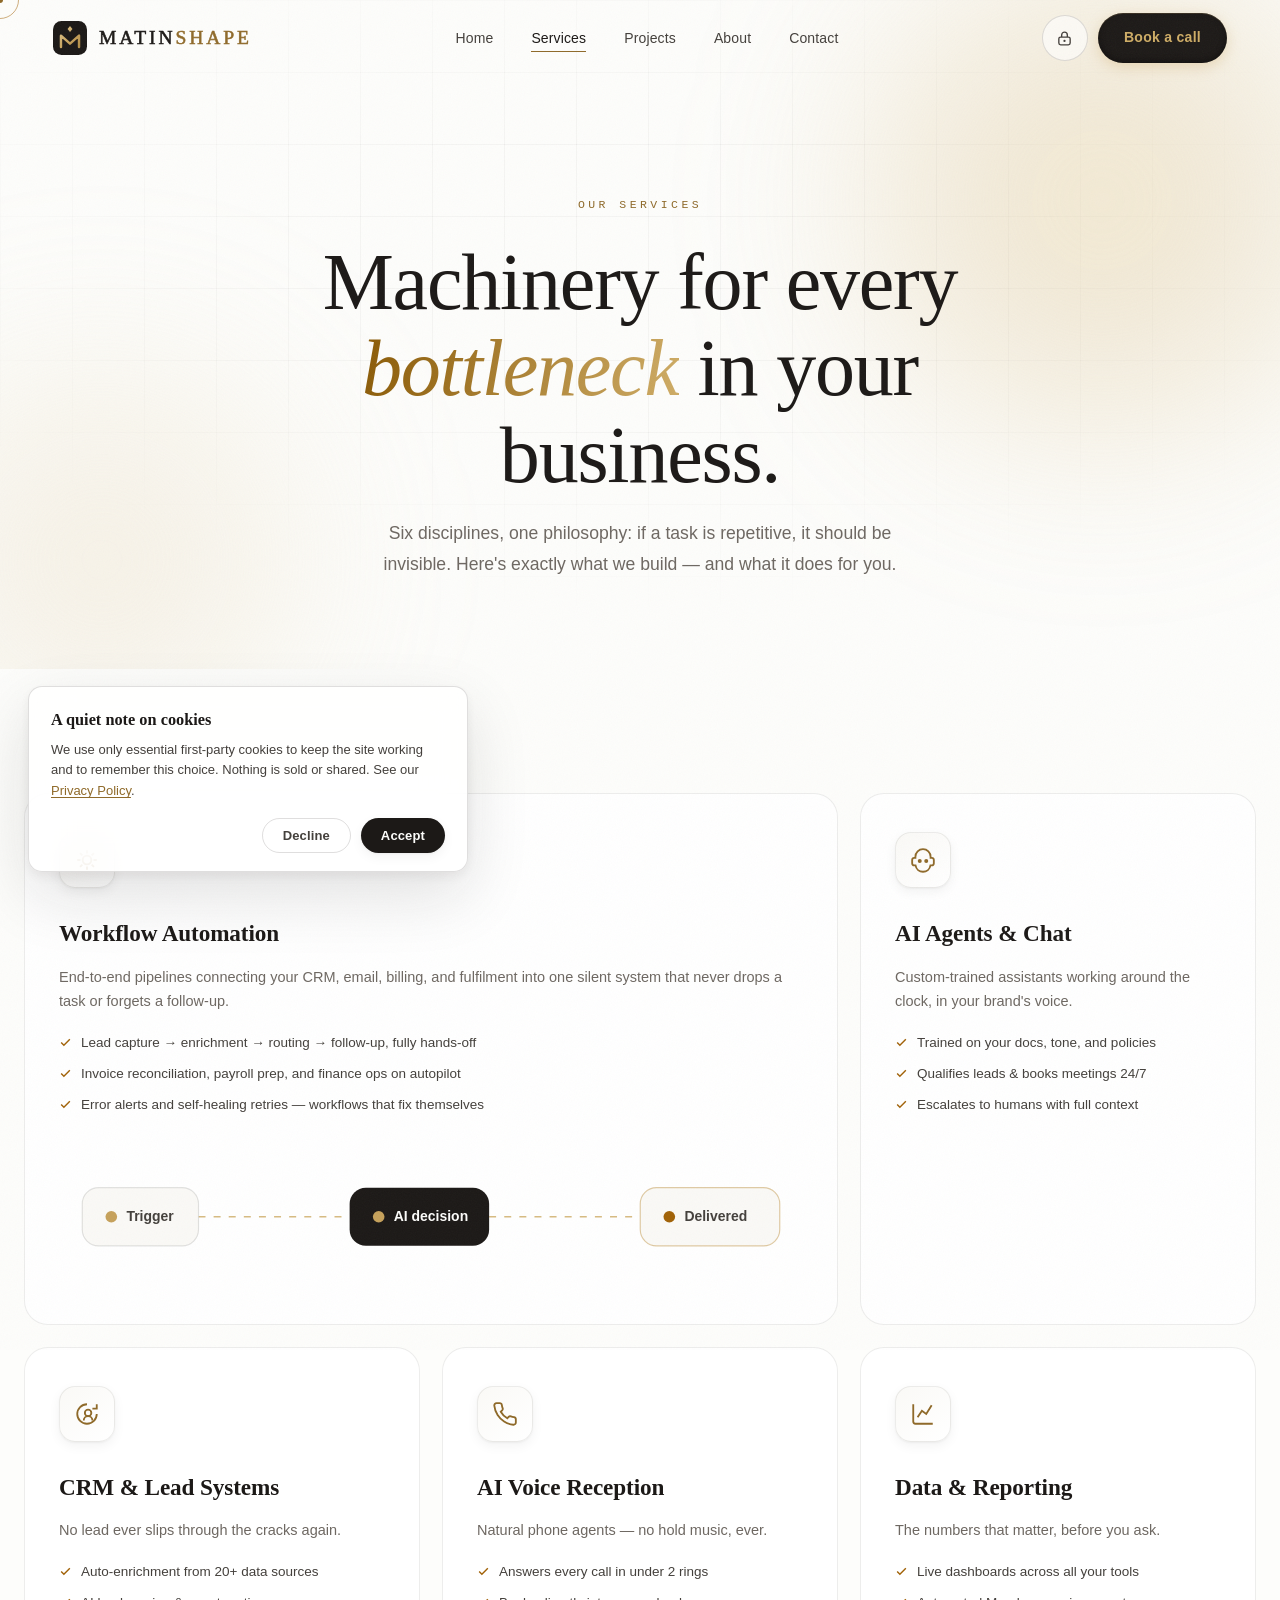
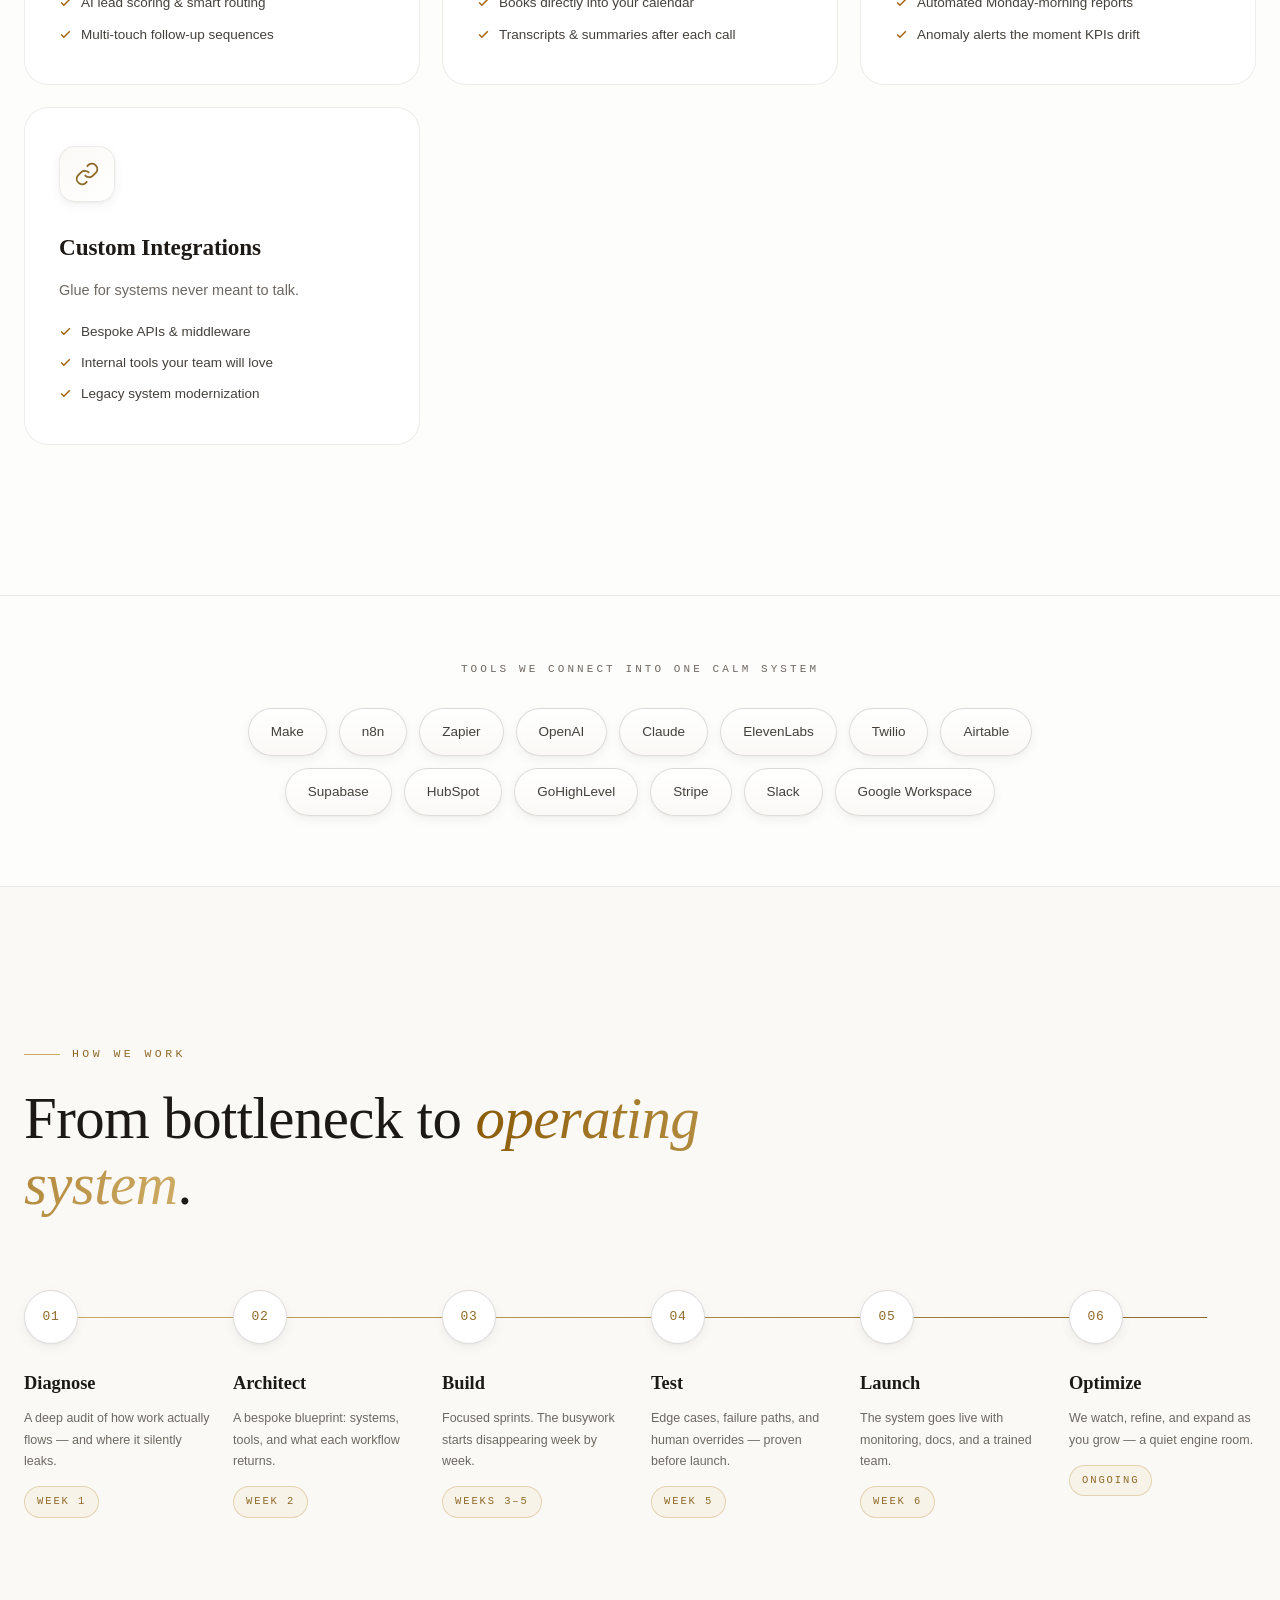
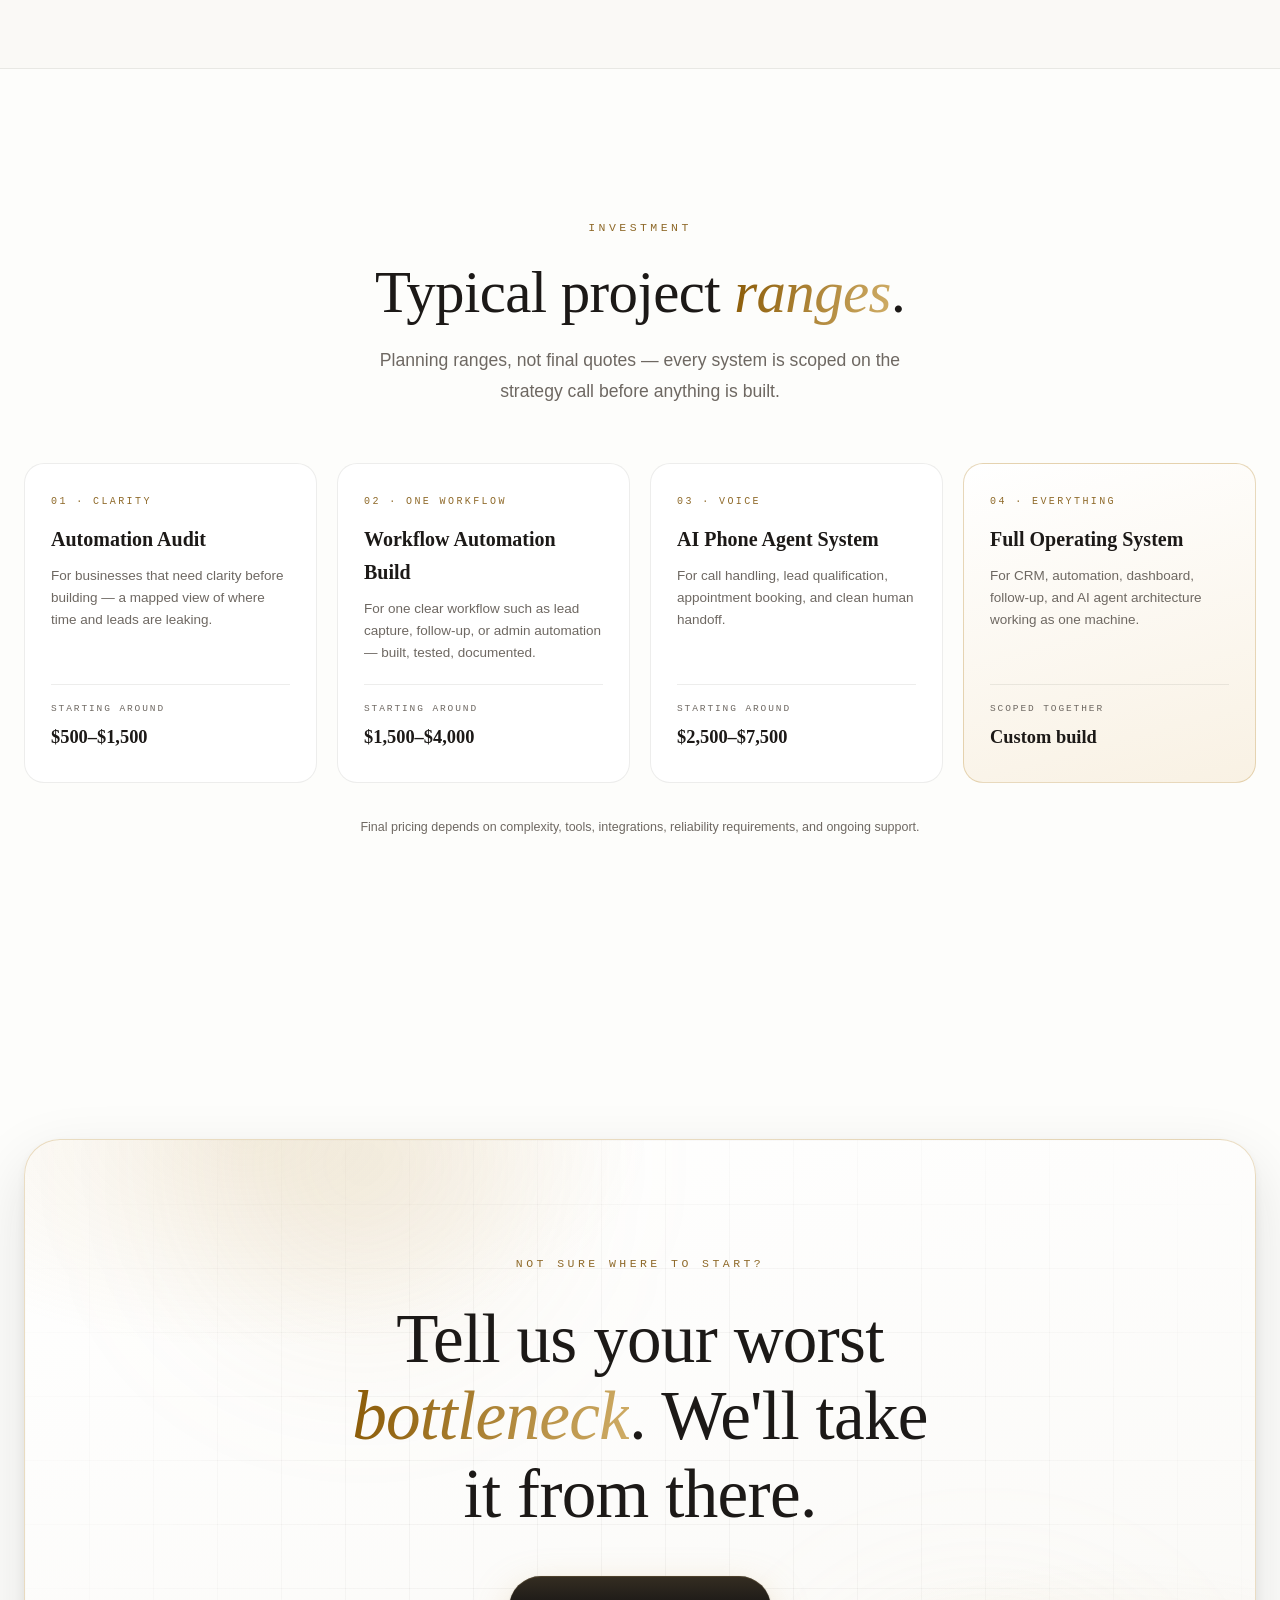
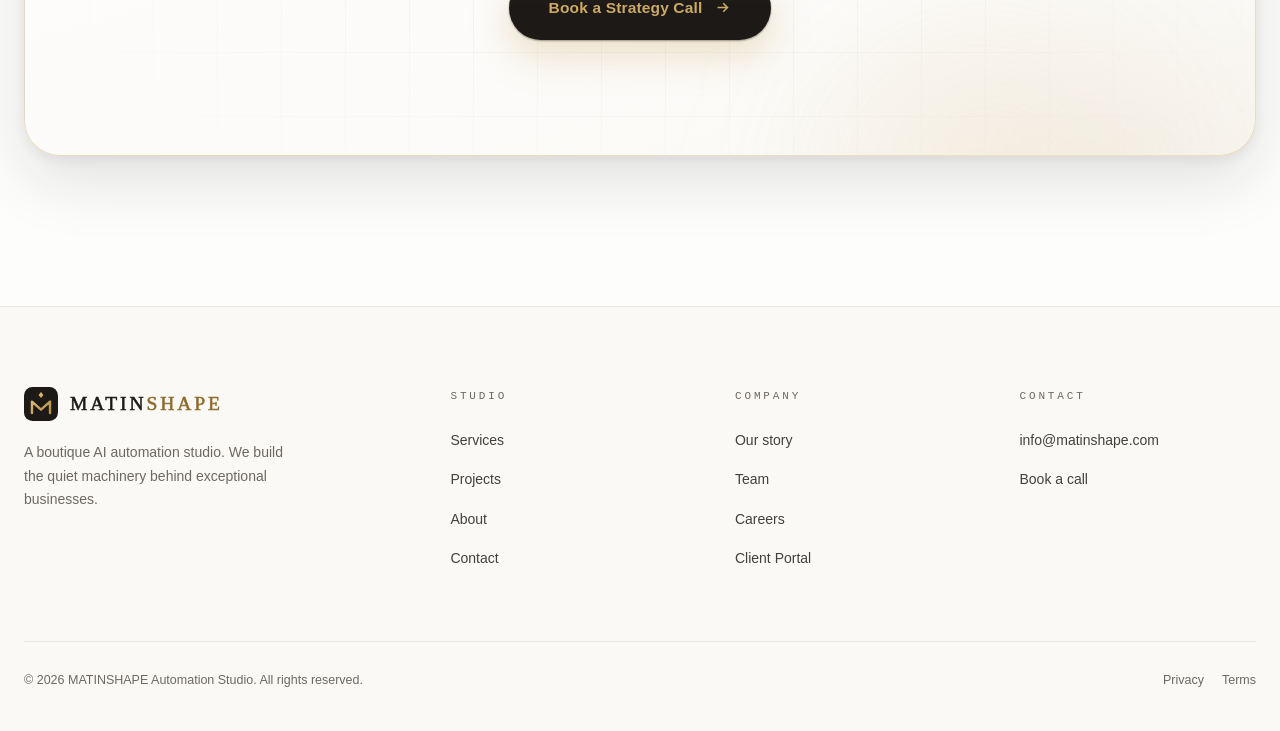
<file: services.html>
<!DOCTYPE html>
<html lang="en">
<head>
<meta charset="UTF-8" />
<meta name="viewport" content="width=device-width, initial-scale=1.0" />
<meta http-equiv="Content-Security-Policy" content="default-src 'self'; script-src 'self'; style-src 'self' 'unsafe-inline' https://fonts.googleapis.com; font-src https://fonts.gstatic.com; img-src 'self' data:; connect-src 'self'; base-uri 'self'; form-action 'self'; object-src 'none'; frame-src 'none'" />
<meta name="referrer" content="strict-origin-when-cross-origin" />
<title>Services — AI Agents, Automations, CRM Systems, and Dashboards | MATINSHAPE</title>
<meta name="description" content="Six disciplines of AI automation: workflows, AI agents, CRM systems, voice reception, reporting, and custom integrations." />
<link rel="icon" href="data:image/svg+xml,%3Csvg xmlns='http://www.w3.org/2000/svg' viewBox='0 0 32 32'%3E%3Crect width='32' height='32' rx='8' fill='%231C1917'/%3E%3Cpath d='M16 4.8 18.3 7.6 16 10.4 13.7 7.6Z' fill='%23C6A15B'/%3E%3Cpath d='M7.5 24.5V13.8L16 21.3l8.5-7.5V24.5' fill='none' stroke='%23C6A15B' stroke-width='2.3' stroke-linecap='round' stroke-linejoin='round'/%3E%3C/svg%3E" />
<link rel="preconnect" href="https://fonts.googleapis.com" />
<link rel="preconnect" href="https://fonts.gstatic.com" crossorigin />
<link href="https://fonts.googleapis.com/css2?family=Fraunces:ital,opsz,wght@0,9..144,400;0,9..144,500;0,9..144,600;1,9..144,400;1,9..144,500;1,9..144,600&family=Italiana&family=Inter:wght@300;400;500;600;700&family=JetBrains+Mono:wght@400;500&display=swap" rel="stylesheet" />
<link rel="stylesheet" href="assets/styles.css" />
<link rel="stylesheet" href="assets/enhance.css" />
</head>
<body>

<a class="skip-link" href="#main">Skip to content</a>


<div class="grain" aria-hidden="true"></div>
<div class="cursor-dot" id="cursorDot" aria-hidden="true"></div>
<div class="cursor-ring" id="cursorRing" aria-hidden="true"></div>
<div class="scroll-progress" aria-hidden="true"><i id="progressBar"></i></div>

<nav class="nav" id="nav" aria-label="Main navigation">
  <div class="nav-inner">
    <a href="index.html" class="nav-logo" aria-label="MATINSHAPE home">
      <svg viewBox="0 0 32 32" fill="none" aria-hidden="true">
        <defs><linearGradient id="msGold" x1="4" y1="4" x2="28" y2="28" gradientUnits="userSpaceOnUse"><stop stop-color="#E4CD97"/><stop offset=".55" stop-color="#C6A15B"/><stop offset="1" stop-color="#A9853F"/></linearGradient></defs><rect width="32" height="32" rx="8" fill="#1C1917"/><path d="M16 4.8 18.3 7.6 16 10.4 13.7 7.6Z" fill="url(#msGold)"/><path d="M7.5 24.5V13.8L16 21.3l8.5-7.5V24.5" fill="none" stroke="url(#msGold)" stroke-width="2.3" stroke-linecap="round" stroke-linejoin="round"/>
      </svg>
      <span class="wm-text">MATIN<span class="wm-gold">SHAPE</span></span>
    </a>
    <ul class="nav-links">
      <li><a href="index.html">Home</a></li>
      <li><a href="services.html" class="active">Services</a></li>
      <li><a href="projects.html">Projects</a></li>
      <li><a href="about.html">About</a></li>
      <li><a href="contact.html">Contact</a></li>
    </ul>
    <div class="nav-right">
      <a href="login.html" class="nav-portal" aria-label="Client Portal — private access" title="Client Portal — for existing clients">
        <svg width="17" height="17" viewBox="0 0 24 24" fill="none" stroke="currentColor" stroke-width="1.9" aria-hidden="true"><rect x="4" y="10" width="16" height="11" rx="2.5"/><path d="M8 10V7a4 4 0 0 1 8 0v3"/><circle cx="12" cy="15.5" r="1.6" fill="currentColor" stroke="none"/></svg>
      </a>
      <a href="contact.html" class="nav-cta magnetic">Book a call</a>
      <button class="nav-burger" id="burger" aria-label="Open menu" aria-expanded="false">
        <span></span><span></span><span></span>
      </button>
    </div>
  </div>
</nav>

<div class="mobile-menu" id="mobileMenu">
  <a href="index.html">Home</a>
  <a href="services.html">Services</a>
  <a href="projects.html">Projects</a>
  <a href="about.html">About</a>
  <a href="contact.html">Contact</a>
  <a href="careers.html">Careers</a>
  <a href="login.html" class="portal-link">Client Portal</a>
</div>

<!-- ============ PAGE HERO ============ -->
<header class="page-hero page-enter">
  <div class="hero-grid" aria-hidden="true"></div>
  <div class="orb orb-1" aria-hidden="true"></div>
  <div class="orb orb-2" aria-hidden="true"></div>
  <div class="container page-hero-inner">
    <span class="eyebrow centered">Our services</span>
    <h1>Machinery for every <span class="gold-word">bottleneck</span> in your business.</h1>
    <p class="section-sub">
      Six disciplines, one philosophy: if a task is repetitive, it should be
      invisible. Here's exactly what we build — and what it does for you.
    </p>
  </div>
</header>

<main id="main">

<!-- ============ FULL SERVICES ============ -->
<section class="section" style="padding-top: clamp(30px, 5vw, 60px);">
  <div class="container">
    <div class="bento">
      <div class="bento-card wide reveal">
        <div class="bento-glare" aria-hidden="true"></div>
        <div class="bento-icon">
          <svg width="26" height="26" viewBox="0 0 24 24" fill="none" stroke="currentColor" stroke-width="1.7" aria-hidden="true"><path d="M12 3v3M5.6 5.6l2.1 2.1M3 12h3M5.6 18.4l2.1-2.1M12 18v3M16.3 16.3l2.1 2.1M18 12h3M16.3 7.7l2.1-2.1"/><circle cx="12" cy="12" r="4"/></svg>
        </div>
        <h3>Workflow Automation</h3>
        <p>
          End-to-end pipelines connecting your CRM, email, billing, and fulfilment
          into one silent system that never drops a task or forgets a follow-up.
        </p>
        <ul class="svc-points">
          <li><svg width="13" height="13" viewBox="0 0 24 24" fill="none" stroke="#A16207" stroke-width="2.6"><path d="M20 6 9 17l-5-5"/></svg>Lead capture → enrichment → routing → follow-up, fully hands-off</li>
          <li><svg width="13" height="13" viewBox="0 0 24 24" fill="none" stroke="#A16207" stroke-width="2.6"><path d="M20 6 9 17l-5-5"/></svg>Invoice reconciliation, payroll prep, and finance ops on autopilot</li>
          <li><svg width="13" height="13" viewBox="0 0 24 24" fill="none" stroke="#A16207" stroke-width="2.6"><path d="M20 6 9 17l-5-5"/></svg>Error alerts and self-healing retries — workflows that fix themselves</li>
        </ul>
        <div class="workflow-visual" aria-hidden="true">
          <svg viewBox="0 0 640 120" fill="none">
            <line class="wf-line" x1="120" y1="60" x2="250" y2="60"/>
            <line class="wf-line" x1="370" y1="60" x2="500" y2="60"/>
            <g class="wf-node-box">
              <rect x="20" y="35" width="100" height="50" rx="14" fill="#FAF9F6" stroke="rgba(28,25,23,.12)"/>
              <circle cx="45" cy="60" r="5" fill="#C6A15B"/>
              <text x="58" y="64" font-family="Inter, sans-serif" font-size="12" font-weight="600" fill="#44403C">Trigger</text>
            </g>
            <g class="wf-node-box">
              <rect x="250" y="35" width="120" height="50" rx="14" fill="#1C1917"/>
              <circle cx="275" cy="60" r="5" fill="#C6A15B"/>
              <text x="288" y="64" font-family="Inter, sans-serif" font-size="12" font-weight="600" fill="#FDFDFB">AI decision</text>
            </g>
            <g class="wf-node-box">
              <rect x="500" y="35" width="120" height="50" rx="14" fill="#FAF9F6" stroke="rgba(198,161,91,.55)"/>
              <circle cx="525" cy="60" r="5" fill="#A16207"/>
              <text x="538" y="64" font-family="Inter, sans-serif" font-size="12" font-weight="600" fill="#44403C">Delivered</text>
            </g>
          </svg>
        </div>
      </div>

      <div class="bento-card reveal" style="--d:.1s">
        <div class="bento-glare" aria-hidden="true"></div>
        <div class="bento-icon">
          <svg width="26" height="26" viewBox="0 0 24 24" fill="none" stroke="currentColor" stroke-width="1.7" aria-hidden="true"><path d="M12 2a7 7 0 0 1 7 7v1h1a2 2 0 0 1 2 2v3a2 2 0 0 1-2 2h-1.1A7 7 0 0 1 5.1 17H4a2 2 0 0 1-2-2v-3a2 2 0 0 1 2-2h1V9a7 7 0 0 1 7-7Z"/><circle cx="9" cy="13" r="1" fill="currentColor"/><circle cx="15" cy="13" r="1" fill="currentColor"/></svg>
        </div>
        <h3>AI Agents &amp; Chat</h3>
        <p>Custom-trained assistants working around the clock, in your brand's voice.</p>
        <ul class="svc-points">
          <li><svg width="13" height="13" viewBox="0 0 24 24" fill="none" stroke="#A16207" stroke-width="2.6"><path d="M20 6 9 17l-5-5"/></svg>Trained on your docs, tone, and policies</li>
          <li><svg width="13" height="13" viewBox="0 0 24 24" fill="none" stroke="#A16207" stroke-width="2.6"><path d="M20 6 9 17l-5-5"/></svg>Qualifies leads &amp; books meetings 24/7</li>
          <li><svg width="13" height="13" viewBox="0 0 24 24" fill="none" stroke="#A16207" stroke-width="2.6"><path d="M20 6 9 17l-5-5"/></svg>Escalates to humans with full context</li>
        </ul>
      </div>

      <div class="bento-card reveal" style="--d:.05s">
        <div class="bento-glare" aria-hidden="true"></div>
        <div class="bento-icon">
          <svg width="26" height="26" viewBox="0 0 24 24" fill="none" stroke="currentColor" stroke-width="1.7" aria-hidden="true"><path d="M17 18a4 4 0 0 0-8 0"/><circle cx="13" cy="11" r="3"/><path d="M21 12a9 9 0 1 1-9-9"/><path d="M21 3v4h-4"/></svg>
        </div>
        <h3>CRM &amp; Lead Systems</h3>
        <p>No lead ever slips through the cracks again.</p>
        <ul class="svc-points">
          <li><svg width="13" height="13" viewBox="0 0 24 24" fill="none" stroke="#A16207" stroke-width="2.6"><path d="M20 6 9 17l-5-5"/></svg>Auto-enrichment from 20+ data sources</li>
          <li><svg width="13" height="13" viewBox="0 0 24 24" fill="none" stroke="#A16207" stroke-width="2.6"><path d="M20 6 9 17l-5-5"/></svg>AI lead scoring &amp; smart routing</li>
          <li><svg width="13" height="13" viewBox="0 0 24 24" fill="none" stroke="#A16207" stroke-width="2.6"><path d="M20 6 9 17l-5-5"/></svg>Multi-touch follow-up sequences</li>
        </ul>
      </div>

      <div class="bento-card reveal" style="--d:.1s">
        <div class="bento-glare" aria-hidden="true"></div>
        <div class="bento-icon">
          <svg width="26" height="26" viewBox="0 0 24 24" fill="none" stroke="currentColor" stroke-width="1.7" aria-hidden="true"><path d="M22 16.92v3a2 2 0 0 1-2.18 2 19.8 19.8 0 0 1-8.63-3.07 19.5 19.5 0 0 1-6-6A19.8 19.8 0 0 1 2.12 4.18 2 2 0 0 1 4.11 2h3a2 2 0 0 1 2 1.72c.13.96.36 1.9.7 2.81a2 2 0 0 1-.45 2.11L8.09 9.91a16 16 0 0 0 6 6l1.27-1.27a2 2 0 0 1 2.11-.45c.91.34 1.85.57 2.81.7A2 2 0 0 1 22 16.92Z"/></svg>
        </div>
        <h3>AI Voice Reception</h3>
        <p>Natural phone agents — no hold music, ever.</p>
        <ul class="svc-points">
          <li><svg width="13" height="13" viewBox="0 0 24 24" fill="none" stroke="#A16207" stroke-width="2.6"><path d="M20 6 9 17l-5-5"/></svg>Answers every call in under 2 rings</li>
          <li><svg width="13" height="13" viewBox="0 0 24 24" fill="none" stroke="#A16207" stroke-width="2.6"><path d="M20 6 9 17l-5-5"/></svg>Books directly into your calendar</li>
          <li><svg width="13" height="13" viewBox="0 0 24 24" fill="none" stroke="#A16207" stroke-width="2.6"><path d="M20 6 9 17l-5-5"/></svg>Transcripts &amp; summaries after each call</li>
        </ul>
      </div>

      <div class="bento-card reveal" style="--d:.15s">
        <div class="bento-glare" aria-hidden="true"></div>
        <div class="bento-icon">
          <svg width="26" height="26" viewBox="0 0 24 24" fill="none" stroke="currentColor" stroke-width="1.7" aria-hidden="true"><path d="M3 3v16a2 2 0 0 0 2 2h16"/><path d="M7 15l4-6 4 3 5-8"/></svg>
        </div>
        <h3>Data &amp; Reporting</h3>
        <p>The numbers that matter, before you ask.</p>
        <ul class="svc-points">
          <li><svg width="13" height="13" viewBox="0 0 24 24" fill="none" stroke="#A16207" stroke-width="2.6"><path d="M20 6 9 17l-5-5"/></svg>Live dashboards across all your tools</li>
          <li><svg width="13" height="13" viewBox="0 0 24 24" fill="none" stroke="#A16207" stroke-width="2.6"><path d="M20 6 9 17l-5-5"/></svg>Automated Monday-morning reports</li>
          <li><svg width="13" height="13" viewBox="0 0 24 24" fill="none" stroke="#A16207" stroke-width="2.6"><path d="M20 6 9 17l-5-5"/></svg>Anomaly alerts the moment KPIs drift</li>
        </ul>
      </div>

      <div class="bento-card reveal" style="--d:.2s">
        <div class="bento-glare" aria-hidden="true"></div>
        <div class="bento-icon">
          <svg width="26" height="26" viewBox="0 0 24 24" fill="none" stroke="currentColor" stroke-width="1.7" aria-hidden="true"><path d="M10 13a5 5 0 0 0 7.5.5l3-3a5 5 0 0 0-7-7l-1.7 1.7"/><path d="M14 11a5 5 0 0 0-7.5-.5l-3 3a5 5 0 0 0 7 7l1.7-1.7"/></svg>
        </div>
        <h3>Custom Integrations</h3>
        <p>Glue for systems never meant to talk.</p>
        <ul class="svc-points">
          <li><svg width="13" height="13" viewBox="0 0 24 24" fill="none" stroke="#A16207" stroke-width="2.6"><path d="M20 6 9 17l-5-5"/></svg>Bespoke APIs &amp; middleware</li>
          <li><svg width="13" height="13" viewBox="0 0 24 24" fill="none" stroke="#A16207" stroke-width="2.6"><path d="M20 6 9 17l-5-5"/></svg>Internal tools your team will love</li>
          <li><svg width="13" height="13" viewBox="0 0 24 24" fill="none" stroke="#A16207" stroke-width="2.6"><path d="M20 6 9 17l-5-5"/></svg>Legacy system modernization</li>
        </ul>
      </div>
    </div>
  </div>
</section>


<!-- ============ TOOLS WE CONNECT ============ -->
<section class="industries" aria-label="Tools we connect">
  <p class="industries-label">Tools we connect into one calm system</p>
  <div class="industry-chips reveal">
    <span class="industry-chip">Make</span>
    <span class="industry-chip">n8n</span>
    <span class="industry-chip">Zapier</span>
    <span class="industry-chip">OpenAI</span>
    <span class="industry-chip">Claude</span>
    <span class="industry-chip">ElevenLabs</span>
    <span class="industry-chip">Twilio</span>
    <span class="industry-chip">Airtable</span>
    <span class="industry-chip">Supabase</span>
    <span class="industry-chip">HubSpot</span>
    <span class="industry-chip">GoHighLevel</span>
    <span class="industry-chip">Stripe</span>
    <span class="industry-chip">Slack</span>
    <span class="industry-chip">Google Workspace</span>
  </div>
</section>

<!-- ============ PROCESS ============ -->
<section class="section process">
  <div class="container">
    <div class="reveal">
      <span class="eyebrow">How we work</span>
      <h2 class="section-title">From bottleneck to <span class="gold-word">operating system</span>.</h2>
    </div>

    <div class="process-track six" id="processTrack">
      <div class="process-line" aria-hidden="true"><i></i></div>
      <div class="step reveal">
        <div class="step-num">01</div>
        <h3>Diagnose</h3>
        <p>A deep audit of how work actually flows — and where it silently leaks.</p>
        <span class="step-tag">Week 1</span>
      </div>
      <div class="step reveal" style="--d:.08s">
        <div class="step-num">02</div>
        <h3>Architect</h3>
        <p>A bespoke blueprint: systems, tools, and what each workflow returns.</p>
        <span class="step-tag">Week 2</span>
      </div>
      <div class="step reveal" style="--d:.16s">
        <div class="step-num">03</div>
        <h3>Build</h3>
        <p>Focused sprints. The busywork starts disappearing week by week.</p>
        <span class="step-tag">Weeks 3–5</span>
      </div>
      <div class="step reveal" style="--d:.24s">
        <div class="step-num">04</div>
        <h3>Test</h3>
        <p>Edge cases, failure paths, and human overrides — proven before launch.</p>
        <span class="step-tag">Week 5</span>
      </div>
      <div class="step reveal" style="--d:.32s">
        <div class="step-num">05</div>
        <h3>Launch</h3>
        <p>The system goes live with monitoring, docs, and a trained team.</p>
        <span class="step-tag">Week 6</span>
      </div>
      <div class="step reveal" style="--d:.4s">
        <div class="step-num">06</div>
        <h3>Optimize</h3>
        <p>We watch, refine, and expand as you grow — a quiet engine room.</p>
        <span class="step-tag">Ongoing</span>
      </div>
    </div>
  </div>
</section>

<!-- ============ TYPICAL PROJECT RANGES ============ -->
<section class="section" id="pricing">
  <div class="container">
    <div class="reveal" style="text-align:center; display:flex; flex-direction:column; align-items:center;">
      <span class="eyebrow centered">Investment</span>
      <h2 class="section-title">Typical project <span class="gold-word">ranges</span>.</h2>
      <p class="section-sub" style="text-align:center;">
        Planning ranges, not final quotes — every system is scoped on the
        strategy call before anything is built.
      </p>
    </div>

    <div class="price-grid">
      <div class="price-card reveal">
        <span class="price-kicker">01 · Clarity</span>
        <h3>Automation Audit</h3>
        <p>For businesses that need clarity before building — a mapped view of where time and leads are leaking.</p>
        <div class="price-range"><small>Starting around</small>$500–$1,500</div>
      </div>
      <div class="price-card reveal" style="--d:.08s">
        <span class="price-kicker">02 · One workflow</span>
        <h3>Workflow Automation Build</h3>
        <p>For one clear workflow such as lead capture, follow-up, or admin automation — built, tested, documented.</p>
        <div class="price-range"><small>Starting around</small>$1,500–$4,000</div>
      </div>
      <div class="price-card reveal" style="--d:.16s">
        <span class="price-kicker">03 · Voice</span>
        <h3>AI Phone Agent System</h3>
        <p>For call handling, lead qualification, appointment booking, and clean human handoff.</p>
        <div class="price-range"><small>Starting around</small>$2,500–$7,500</div>
      </div>
      <div class="price-card custom reveal" style="--d:.24s">
        <span class="price-kicker">04 · Everything</span>
        <h3>Full Operating System</h3>
        <p>For CRM, automation, dashboard, follow-up, and AI agent architecture working as one machine.</p>
        <div class="price-range"><small>Scoped together</small>Custom build</div>
      </div>
    </div>

    <p class="price-note reveal">
      Final pricing depends on complexity, tools, integrations, reliability
      requirements, and ongoing support.
    </p>
  </div>
</section>

<!-- ============ CTA ============ -->
<section class="cta-section">
  <div class="container">
    <div class="cta-panel reveal">
      <div class="cta-grid-bg" aria-hidden="true"></div>
      <div class="cta-orb cta-orb-1" aria-hidden="true"></div>
      <div class="cta-orb cta-orb-2" aria-hidden="true"></div>
      <div class="cta-content">
        <div class="cta-eyebrow">Not sure where to start?</div>
        <h2>Tell us your worst <span class="gold-word">bottleneck</span>. We'll take it from there.</h2>
        <div class="cta-actions">
          <a href="contact.html" class="btn-gold magnetic">
            <span>Book a Strategy Call</span>
            <svg width="17" height="17" viewBox="0 0 24 24" fill="none" stroke="currentColor" stroke-width="2.2" aria-hidden="true"><path d="M5 12h14M13 6l6 6-6 6"/></svg>
          </a>
        </div>
      </div>
    </div>
  </div>
</section>

</main>

<footer class="footer">
  <div class="container">
    <div class="footer-top">
      <div class="footer-brand">
        <a href="index.html" class="nav-logo" aria-label="MATINSHAPE home">
          <svg viewBox="0 0 32 32" fill="none" aria-hidden="true">
            <defs><linearGradient id="msGold" x1="4" y1="4" x2="28" y2="28" gradientUnits="userSpaceOnUse"><stop stop-color="#E4CD97"/><stop offset=".55" stop-color="#C6A15B"/><stop offset="1" stop-color="#A9853F"/></linearGradient></defs><rect width="32" height="32" rx="8" fill="#1C1917"/><path d="M16 4.8 18.3 7.6 16 10.4 13.7 7.6Z" fill="url(#msGold)"/><path d="M7.5 24.5V13.8L16 21.3l8.5-7.5V24.5" fill="none" stroke="url(#msGold)" stroke-width="2.3" stroke-linecap="round" stroke-linejoin="round"/>
          </svg>
          <span class="wm-text">MATIN<span class="wm-gold">SHAPE</span></span>
        </a>
        <p>A boutique AI automation studio. We build the quiet machinery behind exceptional businesses.</p>
      </div>
      <div>
        <h4>Studio</h4>
        <ul>
          <li><a href="services.html">Services</a></li>
          <li><a href="projects.html">Projects</a></li>
          <li><a href="about.html">About</a></li>
          <li><a href="contact.html">Contact</a></li>
        </ul>
      </div>
      <div>
        <h4>Company</h4>
        <ul>
          <li><a href="about.html">Our story</a></li>
          <li><a href="about.html">Team</a></li>
          <li><a href="careers.html">Careers</a></li>
          <li><a href="login.html" title="Private client access">Client Portal</a></li>
        </ul>
      </div>
      <div>
        <h4>Contact</h4>
        <ul>
          <li><a href="mailto:info@matinshape.com">info@matinshape.com</a></li>
          <li><a href="contact.html">Book a call</a></li>
        </ul>
      </div>
    </div>
    <div class="footer-bottom">
      <span>© 2026 MATINSHAPE Automation Studio. All rights reserved.</span>
      <span class="footer-legal">
        <a href="privacy.html">Privacy</a>
        <a href="terms.html">Terms</a>
      </span>
    </div>
  </div>
</footer>

<script src="assets/observe.js"></script>
<script src="assets/cookies.js"></script>
<script src="assets/main.js"></script>
</body>
</html>
</file>
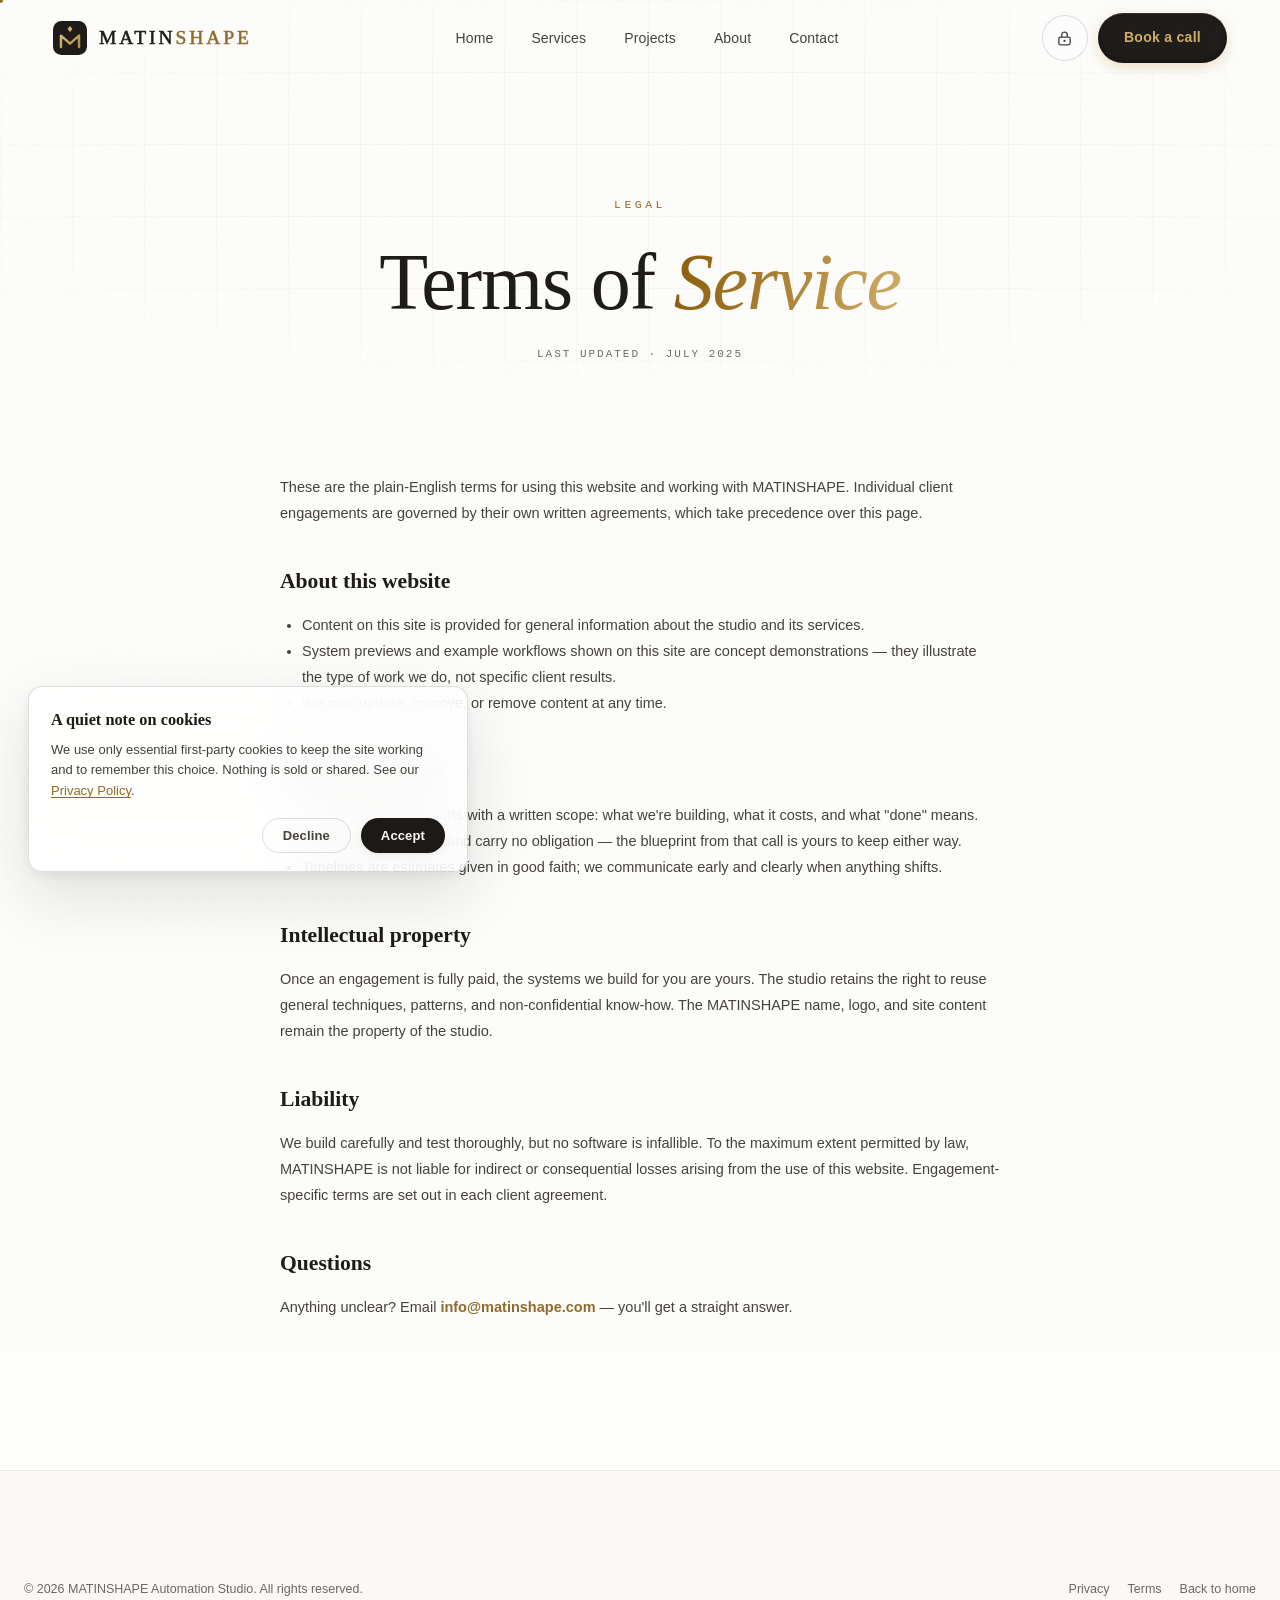
<file: terms.html>
<!DOCTYPE html>
<html lang="en">
<head>
<meta charset="UTF-8" />
<meta name="viewport" content="width=device-width, initial-scale=1.0" />
<meta http-equiv="Content-Security-Policy" content="default-src 'self'; script-src 'self'; style-src 'self' 'unsafe-inline' https://fonts.googleapis.com; font-src https://fonts.gstatic.com; img-src 'self' data:; connect-src 'self'; base-uri 'self'; form-action 'self'; object-src 'none'; frame-src 'none'" />
<meta name="referrer" content="strict-origin-when-cross-origin" />
<title>Terms of Service — MATINSHAPE</title>
<meta name="description" content="The plain-English terms for working with MATINSHAPE and using this website." />
<link rel="icon" href="data:image/svg+xml,%3Csvg xmlns='http://www.w3.org/2000/svg' viewBox='0 0 32 32'%3E%3Crect width='32' height='32' rx='8' fill='%231C1917'/%3E%3Cpath d='M16 4.8 18.3 7.6 16 10.4 13.7 7.6Z' fill='%23C6A15B'/%3E%3Cpath d='M7.5 24.5V13.8L16 21.3l8.5-7.5V24.5' fill='none' stroke='%23C6A15B' stroke-width='2.3' stroke-linecap='round' stroke-linejoin='round'/%3E%3C/svg%3E" />
<link rel="preconnect" href="https://fonts.googleapis.com" />
<link rel="preconnect" href="https://fonts.gstatic.com" crossorigin />
<link href="https://fonts.googleapis.com/css2?family=Fraunces:ital,opsz,wght@0,9..144,400;0,9..144,500;0,9..144,600;1,9..144,400;1,9..144,500;1,9..144,600&family=Italiana&family=Inter:wght@300;400;500;600;700&family=JetBrains+Mono:wght@400;500&display=swap" rel="stylesheet" />
<link rel="stylesheet" href="assets/styles.css" />
<link rel="stylesheet" href="assets/enhance.css" />
<style>
.legal-prose { max-width: 720px; margin: 0 auto; }
.legal-prose h2 { font-family: var(--font-display); font-size: 1.35rem; font-weight: 600; margin: 38px 0 12px; }
.legal-prose p, .legal-prose li { font-size: 14.5px; line-height: 1.8; color: var(--ink-soft); }
.legal-prose ul { padding-left: 22px; margin-top: 10px; }
.legal-updated { font-family: var(--font-mono); font-size: 11px; letter-spacing: .18em; text-transform: uppercase; color: var(--ink-mute); }
</style>
</head>
<body>

<a class="skip-link" href="#main">Skip to content</a>


<div class="grain" aria-hidden="true"></div>
<div class="cursor-dot" id="cursorDot" aria-hidden="true"></div>
<div class="cursor-ring" id="cursorRing" aria-hidden="true"></div>
<div class="scroll-progress" aria-hidden="true"><i id="progressBar"></i></div>

<nav class="nav" id="nav" aria-label="Main navigation">
  <div class="nav-inner">
    <a href="index.html" class="nav-logo" aria-label="MATINSHAPE home">
      <svg viewBox="0 0 32 32" fill="none" aria-hidden="true">
        <defs><linearGradient id="msGold" x1="4" y1="4" x2="28" y2="28" gradientUnits="userSpaceOnUse"><stop stop-color="#E4CD97"/><stop offset=".55" stop-color="#C6A15B"/><stop offset="1" stop-color="#A9853F"/></linearGradient></defs><rect width="32" height="32" rx="8" fill="#1C1917"/><path d="M16 4.8 18.3 7.6 16 10.4 13.7 7.6Z" fill="url(#msGold)"/><path d="M7.5 24.5V13.8L16 21.3l8.5-7.5V24.5" fill="none" stroke="url(#msGold)" stroke-width="2.3" stroke-linecap="round" stroke-linejoin="round"/>
      </svg>
      <span class="wm-text">MATIN<span class="wm-gold">SHAPE</span></span>
    </a>
    <ul class="nav-links">
      <li><a href="index.html">Home</a></li>
      <li><a href="services.html">Services</a></li>
      <li><a href="projects.html">Projects</a></li>
      <li><a href="about.html">About</a></li>
      <li><a href="contact.html">Contact</a></li>
    </ul>
    <div class="nav-right">
      <a href="login.html" class="nav-portal" aria-label="Client Portal — private access" title="Client Portal — for existing clients">
        <svg width="17" height="17" viewBox="0 0 24 24" fill="none" stroke="currentColor" stroke-width="1.9" aria-hidden="true"><rect x="4" y="10" width="16" height="11" rx="2.5"/><path d="M8 10V7a4 4 0 0 1 8 0v3"/><circle cx="12" cy="15.5" r="1.6" fill="currentColor" stroke="none"/></svg>
      </a>
      <a href="contact.html" class="nav-cta magnetic">Book a call</a>
      <button class="nav-burger" id="burger" aria-label="Open menu" aria-expanded="false">
        <span></span><span></span><span></span>
      </button>
    </div>
  </div>
</nav>

<div class="mobile-menu" id="mobileMenu">
  <a href="index.html">Home</a>
  <a href="services.html">Services</a>
  <a href="projects.html">Projects</a>
  <a href="about.html">About</a>
  <a href="contact.html">Contact</a>
  <a href="careers.html">Careers</a>
  <a href="login.html" class="portal-link">Client Portal</a>
</div>

<header class="page-hero page-enter">
  <div class="hero-grid" aria-hidden="true"></div>
  <div class="container page-hero-inner">
    <span class="eyebrow centered">Legal</span>
    <h1>Terms of <span class="gold-word">Service</span></h1>
    <p class="section-sub legal-updated">Last updated · July 2025</p>
  </div>
</header>

<main id="main">

<section class="section" style="padding-top: 20px;">
  <div class="container legal-prose">
    <p>
      These are the plain-English terms for using this website and working
      with MATINSHAPE. Individual client engagements are governed by their
      own written agreements, which take precedence over this page.
    </p>

    <h2>About this website</h2>
    <ul>
      <li>Content on this site is provided for general information about the studio and its services.</li>
      <li>System previews and example workflows shown on this site are concept demonstrations — they illustrate the type of work we do, not specific client results.</li>
      <li>We may update, improve, or remove content at any time.</li>
    </ul>

    <h2>Working together</h2>
    <ul>
      <li>Every engagement starts with a written scope: what we're building, what it costs, and what "done" means.</li>
      <li>Strategy calls are free and carry no obligation — the blueprint from that call is yours to keep either way.</li>
      <li>Timelines are estimates given in good faith; we communicate early and clearly when anything shifts.</li>
    </ul>

    <h2>Intellectual property</h2>
    <p>
      Once an engagement is fully paid, the systems we build for you are yours.
      The studio retains the right to reuse general techniques, patterns, and
      non-confidential know-how. The MATINSHAPE name, logo, and site content
      remain the property of the studio.
    </p>

    <h2>Liability</h2>
    <p>
      We build carefully and test thoroughly, but no software is infallible.
      To the maximum extent permitted by law, MATINSHAPE is not liable for
      indirect or consequential losses arising from the use of this website.
      Engagement-specific terms are set out in each client agreement.
    </p>

    <h2>Questions</h2>
    <p>
      Anything unclear? Email
      <a href="mailto:info@matinshape.com" style="color: var(--gold); font-weight: 600;">info@matinshape.com</a>
      — you'll get a straight answer.
    </p>
  </div>
</section>

</main>

<footer class="footer">
  <div class="container">
    <div class="footer-bottom" style="margin-top: 0; border-top: none;">
      <span>© 2026 MATINSHAPE Automation Studio. All rights reserved.</span>
      <span class="footer-legal">
        <a href="privacy.html">Privacy</a>
        <a href="terms.html">Terms</a>
        <a href="index.html">Back to home</a>
      </span>
    </div>
  </div>
</footer>

<script src="assets/observe.js"></script>
<script src="assets/cookies.js"></script>
<script src="assets/main.js"></script>
</body>
</html>
</file>
<file: assets/styles.css>
/* ============================================================
   MATINSHAPE — Shared Design System
   ============================================================ */
:root {
  --bg:            #FDFDFB;
  --bg-warm:       #FAF9F6;
  --ink:           #1C1917;
  --ink-soft:      #44403C;
  --ink-mute:      #6E6862;
  --gold:          #8F6A2A;
  --gold-bright:   #CDAA63;
  --gold-pale:     #F5E9D3;
  --gold-glow:     rgba(205,170,99,.35);
  --border:        rgba(28, 25, 23, 0.08);
  --border-strong: rgba(28, 25, 23, 0.14);
  --glass:         rgba(255, 255, 255, 0.62);
  --glass-strong:  rgba(255, 255, 255, 0.82);
  --shadow-sm:     0 1px 2px rgba(28,25,23,.04), 0 4px 12px rgba(28,25,23,.05);
  --shadow-md:     0 2px 6px rgba(28,25,23,.05), 0 12px 32px rgba(28,25,23,.08);
  --shadow-lg:     0 4px 12px rgba(28,25,23,.06), 0 24px 64px rgba(28,25,23,.12);
  --shadow-gold:   0 8px 40px rgba(182, 123, 14, 0.28);
  --ease-luxe:     cubic-bezier(0.22, 1, 0.36, 1);
  --ease-soft:     cubic-bezier(0.4, 0, 0.2, 1);
  --font-display:  'Fraunces', Georgia, serif;
  --font-brand:    'Italiana', 'Fraunces', Georgia, serif;
  --font-body:     'Inter', -apple-system, sans-serif;
  --font-mono:     'JetBrains Mono', monospace;
  --radius:        24px;
  --radius-sm:     14px;
  --nav-h:         76px;
  --noise: url("data:image/svg+xml,%3Csvg xmlns='http://www.w3.org/2000/svg' width='140' height='140' viewBox='0 0 140 140'%3E%3Cfilter id='n'%3E%3CfeTurbulence type='fractalNoise' baseFrequency='0.85' numOctaves='3' stitchTiles='stitch'/%3E%3C/filter%3E%3Crect width='140' height='140' filter='url(%23n)'/%3E%3C/svg%3E");
}

*, *::before, *::after { margin: 0; padding: 0; box-sizing: border-box; }

html { scroll-behavior: smooth; }

body {
  font-family: var(--font-body);
  background: var(--bg);
  color: var(--ink);
  font-size: 16px;
  line-height: 1.65;
  -webkit-font-smoothing: antialiased;
  overflow-x: hidden;
}
body.locked { overflow: hidden; }

::selection { background: var(--gold-pale); color: var(--ink); }

img, svg { display: block; }
svg[hidden] { display: none; }
a { color: inherit; text-decoration: none; }
button { font-family: inherit; border: none; background: none; cursor: pointer; -webkit-appearance: none; appearance: none; }
input, textarea, select { font-family: inherit; }

.skip-link {
  position: fixed;
  top: -60px; left: 16px;
  z-index: 10001;
  padding: 12px 22px;
  border-radius: 100px;
  background: var(--ink);
  color: #FDFDFB;
  font-size: 13.5px; font-weight: 600;
  transition: top .3s var(--ease-soft);
}
.skip-link:focus { top: 14px; }

:focus-visible {
  outline: 2px solid var(--gold);
  outline-offset: 3px;
  border-radius: 4px;
}

/* ============================================================
   Grain overlay
   ============================================================ */
.grain {
  position: fixed; inset: -50%;
  width: 200%; height: 200%;
  pointer-events: none;
  z-index: 9990;
  opacity: .035;
  background-image: var(--noise);
  animation: grain-shift 9s steps(6) infinite;
}
@keyframes grain-shift {
  0%,100% { transform: translate(0,0); }
  20% { transform: translate(-2%,3%); }
  40% { transform: translate(3%,-2%); }
  60% { transform: translate(-3%,-3%); }
  80% { transform: translate(2%,2%); }
}

/* ============================================================
   Preloader (home only)
   ============================================================ */
.preloader {
  position: fixed; inset: 0;
  background: linear-gradient(180deg, #FFFFFF, var(--bg-warm));
  z-index: 10000;
  display: flex; flex-direction: column;
  align-items: center; justify-content: center;
  gap: 28px;
  transition: transform 1s var(--ease-luxe);
}
.preloader.done { transform: translateY(-101%); }
.preloader-word {
  font-family: var(--font-brand);
  font-size: clamp(1.7rem, 5.5vw, 3.6rem);
  letter-spacing: .26em;
  color: var(--ink);
  display: flex;
  overflow: hidden;
}
.preloader-word span {
  display: inline-block;
  transform: translateY(120%);
  animation: letter-up .9s var(--ease-luxe) forwards;
}
.preloader-word span:nth-child(1)  { animation-delay: .04s; }
.preloader-word span:nth-child(2)  { animation-delay: .09s; }
.preloader-word span:nth-child(3)  { animation-delay: .14s; }
.preloader-word span:nth-child(4)  { animation-delay: .19s; }
.preloader-word span:nth-child(5)  { animation-delay: .24s; }
.preloader-word span:nth-child(6)  { animation-delay: .29s; }
.preloader-word span:nth-child(7)  { animation-delay: .34s; }
.preloader-word span:nth-child(8)  { animation-delay: .39s; }
.preloader-word span:nth-child(9)  { animation-delay: .44s; }
.preloader-word span:nth-child(10) { animation-delay: .49s; }
.preloader-word span:nth-child(11) { animation-delay: .54s; }
.preloader-word span.gold { color: var(--gold); }
@keyframes letter-up { to { transform: translateY(0); } }
.preloader-bar {
  width: min(260px, 60vw); height: 1px;
  background: rgba(28,25,23,.12);
  position: relative; overflow: hidden;
}
.preloader-bar i {
  position: absolute; inset: 0;
  background: linear-gradient(90deg, var(--gold-bright), #E8D5A8);
  transform-origin: left;
  transform: scaleX(0);
  transition: transform .25s linear;
}
.preloader-pct {
  font-family: var(--font-mono);
  font-size: 12px; letter-spacing: .25em;
  color: var(--ink-mute);
}

/* Page entrance for sub-pages */
.page-enter { animation: page-in .9s var(--ease-luxe) both; }
@keyframes page-in {
  from { opacity: 0; transform: translateY(26px); }
  to   { opacity: 1; transform: translateY(0); }
}

/* ============================================================
   Custom cursor
   ============================================================ */
.cursor-dot, .cursor-ring {
  position: fixed; top: 0; left: 0;
  pointer-events: none;
  z-index: 9999;
  border-radius: 50%;
  transform: translate(-50%, -50%);
}
.cursor-dot { width: 6px; height: 6px; background: var(--gold); transition: opacity .3s; }
.cursor-ring {
  width: 38px; height: 38px;
  border: 1px solid rgba(161, 98, 7, 0.5);
  transition: width .35s var(--ease-soft), height .35s var(--ease-soft),
              border-color .35s, background .35s, opacity .3s;
}
.cursor-ring.grow {
  width: 46px; height: 46px;
  background: rgba(198,161,91,.08);
  border-color: rgba(161,98,7,.8);
}
@media (hover: none), (pointer: coarse) {
  .cursor-dot, .cursor-ring { display: none; }
}

/* ============================================================
   Scroll progress
   ============================================================ */
.scroll-progress {
  position: fixed; top: 0; left: 0;
  width: 100%; height: 2px;
  z-index: 9995;
}
.scroll-progress i {
  display: block; height: 100%;
  background: linear-gradient(90deg, var(--gold-bright), var(--gold));
  transform-origin: left;
  transform: scaleX(0);
}

/* ============================================================
   Navigation
   ============================================================ */
.nav {
  position: fixed; top: 0; left: 0; right: 0;
  z-index: 9000;
  height: var(--nav-h);
  display: flex; align-items: center;
  transition: all .5s var(--ease-luxe);
}
.nav-inner {
  width: min(1240px, calc(100% - 48px));
  margin: 0 auto;
  display: flex; align-items: center; justify-content: space-between;
  padding: 10px 28px;
  border-radius: 100px;
  border: 1px solid transparent;
  transition: all .5s var(--ease-luxe);
}
.nav.scrolled .nav-inner {
  background: var(--glass-strong);
  backdrop-filter: blur(20px) saturate(1.4);
  -webkit-backdrop-filter: blur(20px) saturate(1.4);
  border-color: var(--border);
  box-shadow: var(--shadow-md);
}
.nav-logo {
  display: flex; align-items: center; gap: 12px;
  font-family: var(--font-brand);
  font-size: 1.22rem; font-weight: 400;
  letter-spacing: .15em;
  white-space: nowrap;
  -webkit-text-stroke: .55px currentColor;
  paint-order: stroke fill;
}
.wm-gold { color: var(--gold); }
.nav-logo svg { width: 34px; height: 34px; }
.nav-links {
  display: flex; gap: 6px; align-items: center;
  list-style: none;
}
.nav-links a {
  position: relative;
  padding: 12px 16px;
  font-size: 14px; font-weight: 500;
  color: var(--ink-soft);
  letter-spacing: .01em;
  transition: color .3s;
  cursor: pointer;
}
.nav-links a::after {
  content: '';
  position: absolute; left: 16px; right: 16px; bottom: 6px;
  height: 1px;
  background: var(--gold);
  transform: scaleX(0);
  transform-origin: right;
  transition: transform .45s var(--ease-luxe);
}
.nav-links a:hover { color: var(--ink); }
.nav-links a:hover::after { transform: scaleX(1); transform-origin: left; }
.nav-links a.active { color: var(--ink); }
.nav-links a.active::after { transform: scaleX(1); }

.nav-right { display: flex; align-items: center; gap: 10px; }
.nav-portal {
  width: 46px; height: 46px;
  border-radius: 50%;
  display: flex; align-items: center; justify-content: center;
  border: 1px solid var(--border-strong);
  color: var(--ink-soft);
  background: var(--glass);
  transition: all .4s var(--ease-luxe);
  cursor: pointer;
}
.nav-portal:hover {
  color: var(--gold);
  border-color: var(--gold-bright);
  transform: translateY(-2px);
  box-shadow: var(--shadow-sm);
}

.nav-burger {
  display: none;
  width: 44px; height: 44px;
  flex-direction: column;
  align-items: center; justify-content: center;
  gap: 6px;
  cursor: pointer;
}
.nav-burger span {
  width: 22px; height: 1.5px;
  background: var(--ink);
  transition: transform .4s var(--ease-luxe), opacity .3s;
}
.nav-burger.open span:nth-child(1) { transform: translateY(7.5px) rotate(45deg); }
.nav-burger.open span:nth-child(2) { opacity: 0; }
.nav-burger.open span:nth-child(3) { transform: translateY(-7.5px) rotate(-45deg); }

.mobile-menu {
  position: fixed; inset: 0;
  background: var(--bg);
  z-index: 8900;
  display: flex; flex-direction: column;
  align-items: center; justify-content: center;
  gap: 6px;
  opacity: 0; visibility: hidden;
  transition: opacity .5s var(--ease-soft), visibility .5s;
}
.mobile-menu.open { opacity: 1; visibility: visible; }
.mobile-menu a {
  font-family: var(--font-display);
  font-size: clamp(1.8rem, 7vw, 2.8rem);
  padding: 8px 24px;
  color: var(--ink);
  opacity: 0; transform: translateY(24px);
  transition: opacity .5s var(--ease-luxe), transform .5s var(--ease-luxe), color .3s;
  cursor: pointer;
}
.mobile-menu.open a { opacity: 1; transform: translateY(0); }
.mobile-menu.open a:nth-child(1) { transition-delay: .08s; }
.mobile-menu.open a:nth-child(2) { transition-delay: .14s; }
.mobile-menu.open a:nth-child(3) { transition-delay: .20s; }
.mobile-menu.open a:nth-child(4) { transition-delay: .26s; }
.mobile-menu.open a:nth-child(5) { transition-delay: .32s; }
.mobile-menu.open a:nth-child(6) { transition-delay: .38s; }
.mobile-menu a:hover { color: var(--gold); font-style: italic; }
.mobile-menu a.portal-link {
  font-family: var(--font-mono);
  font-size: 12px; letter-spacing: .3em; text-transform: uppercase;
  color: var(--gold);
  margin-top: 18px;
}

/* ============================================================
   BUTTONS — tactile, textured, natural
   ============================================================ */

/* -- Primary: grained ink, letterpress depth -- */
.btn-primary {
  position: relative;
  display: inline-flex; align-items: center; justify-content: center; gap: 12px;
  color: #FDFDFB;
  font-size: 15.5px; font-weight: 600;
  letter-spacing: .01em;
  padding: 19px 38px;
  border-radius: 100px;
  overflow: hidden;
  background:
    linear-gradient(180deg, rgba(255,255,255,.10), rgba(255,255,255,0) 40%),
    linear-gradient(120deg, #33291F, #1C1917 48%, #2E2820);
  box-shadow:
    inset 0 1px 0 rgba(255,255,255,.14),
    inset 0 -3px 8px rgba(0,0,0,.42),
    0 1px 2px rgba(28,25,23,.25),
    0 10px 26px rgba(28,25,23,.20);
  transition: transform .45s var(--ease-luxe), box-shadow .45s;
  cursor: pointer;
  text-shadow: 0 1px 1px rgba(0,0,0,.45);
}
.btn-primary::before {
  content: '';
  position: absolute; inset: 0;
  background-image: var(--noise);
  opacity: .16;
  mix-blend-mode: overlay;
  pointer-events: none;
  z-index: 1;
}
.btn-primary::after {
  content: '';
  position: absolute; inset: 0;
  background: linear-gradient(110deg, transparent 25%, rgba(198,161,91,.45) 50%, transparent 75%);
  transform: translateX(-120%) skewX(-8deg);
  transition: transform .9s var(--ease-luxe);
  z-index: 2;
}
.btn-primary:hover::after { transform: translateX(120%) skewX(-8deg); }
.btn-primary:hover {
  box-shadow:
    inset 0 1px 0 rgba(255,255,255,.18),
    inset 0 -3px 8px rgba(0,0,0,.42),
    0 2px 4px rgba(28,25,23,.22),
    0 16px 44px rgba(198,161,91,.30);
}
.btn-primary:active {
  transform: scale(.965) !important;
  box-shadow:
    inset 0 3px 10px rgba(0,0,0,.5),
    inset 0 -1px 0 rgba(255,255,255,.06),
    0 2px 8px rgba(28,25,23,.18);
  transition-duration: .08s;
}
.btn-primary > span, .btn-primary > svg { position: relative; z-index: 3; }
.btn-primary svg { transition: transform .4s var(--ease-luxe); }
.btn-primary:hover svg { transform: translateX(5px); }

/* -- Espresso ink: inverted, native to theme -- */
.btn-gold {
  position: relative;
  display: inline-flex; align-items: center; justify-content: center; gap: 12px;
  color: var(--gold-bright);
  font-size: 15.5px; font-weight: 700;
  letter-spacing: .01em;
  padding: 19px 40px;
  border-radius: 100px;
  overflow: hidden;
  background: var(--ink);
  box-shadow:
    inset 0 1px 0 rgba(205,170,99,.16),
    0 1px 2px rgba(28,25,23,.4),
    0 14px 38px var(--gold-glow);
  transition: transform .45s var(--ease-luxe), box-shadow .45s, background .3s;
  cursor: pointer;
}
.btn-gold::before {
  content: '';
  position: absolute; inset: 0;
  background: linear-gradient(180deg, rgba(205,170,99,.14) 0%, rgba(205,170,99,0) 45%);
  pointer-events: none;
  z-index: 1;
}
.btn-gold::after {
  content: '';
  position: absolute; inset: 0;
  background: linear-gradient(110deg, transparent 30%, rgba(205,170,99,.3) 50%, transparent 70%);
  transform: translateX(-120%) skewX(-8deg);
  transition: transform .8s var(--ease-luxe);
  z-index: 2;
}
.btn-gold:hover::after { transform: translateX(120%) skewX(-8deg); }
.btn-gold:hover {
  background: #2A2523;
  box-shadow: inset 0 1px 0 rgba(205,170,99,.22), 0 3px 6px rgba(28,25,23,.36), 0 20px 58px rgba(205,170,99,.5);
}
.btn-gold:active {
  transform: scale(.965) !important;
  box-shadow:
    inset 0 2px 6px rgba(0,0,0,.45),
    inset 0 -1px 0 rgba(205,170,99,.12),
    0 2px 10px var(--gold-glow);
  transition-duration: .08s;
}
.btn-gold > span, .btn-gold > svg { position: relative; z-index: 3; }
.btn-gold svg { transition: transform .4s var(--ease-luxe); }
.btn-gold:hover svg { transform: translateX(5px); }

/* -- Ghost: pressed paper / letterpress -- */
.btn-ghost {
  position: relative;
  display: inline-flex; align-items: center; justify-content: center; gap: 10px;
  padding: 19px 30px;
  font-size: 15.5px; font-weight: 600;
  color: var(--ink);
  border-radius: 100px;
  border: 1px solid var(--border-strong);
  overflow: hidden;
  background:
    linear-gradient(180deg, #FFFFFF, #F6F4EE);
  box-shadow:
    inset 0 1px 0 rgba(255,255,255,.9),
    inset 0 -2px 5px rgba(28,25,23,.05),
    0 2px 6px rgba(28,25,23,.05);
  text-shadow: 0 1px 0 rgba(255,255,255,.85);
  transition: border-color .35s, box-shadow .45s, transform .45s var(--ease-luxe);
  cursor: pointer;
}
.btn-ghost::before {
  content: '';
  position: absolute; inset: 0;
  background-image: var(--noise);
  opacity: .10;
  mix-blend-mode: multiply;
  pointer-events: none;
}
.btn-ghost:hover {
  border-color: var(--gold-bright);
  box-shadow:
    inset 0 1px 0 rgba(255,255,255,.9),
    inset 0 -2px 5px rgba(28,25,23,.05),
    0 8px 22px rgba(198,161,91,.18);
}
.btn-ghost:active {
  transform: scale(.97) !important;
  box-shadow:
    inset 0 3px 8px rgba(28,25,23,.10),
    0 1px 3px rgba(28,25,23,.06);
  transition-duration: .08s;
}
.btn-ghost > span, .btn-ghost > svg { position: relative; }
.btn-ghost svg { transition: transform .4s var(--ease-luxe); }
.btn-ghost:hover svg { transform: translateY(3px); }
.btn-ghost.arrow-right:hover svg { transform: translateX(4px); }

/* -- Nav CTA (compact primary) -- */
.nav-cta {
  display: inline-flex; align-items: center; gap: 10px;
  color: var(--gold-bright);
  padding: 13px 26px;
  border-radius: 100px;
  font-size: 14px; font-weight: 600;
  letter-spacing: .02em;
  position: relative; overflow: hidden;
  background: var(--ink);
  box-shadow:
    inset 0 1px 0 rgba(205,170,99,.16),
    inset 0 -2px 6px rgba(0,0,0,.4),
    0 4px 14px var(--gold-glow);
  transition: box-shadow .4s, transform .4s var(--ease-luxe), background .3s;
  cursor: pointer;
  text-shadow: none;
}
.nav-cta::before {
  content: '';
  position: absolute; inset: 0;
  background-image: var(--noise);
  opacity: .15;
  mix-blend-mode: overlay;
  pointer-events: none;
}
.nav-cta::after {
  content: '';
  position: absolute; inset: 0;
  background: linear-gradient(110deg, transparent 30%, rgba(205,170,99,.3) 50%, transparent 70%);
  transform: translateX(-110%) skewX(-8deg);
  transition: transform .8s var(--ease-luxe);
}
.nav-cta:hover::after { transform: translateX(110%) skewX(-8deg); }
.nav-cta:hover { background: #2A2523; box-shadow: inset 0 1px 0 rgba(205,170,99,.22), inset 0 -2px 6px rgba(0,0,0,.4), 0 8px 26px rgba(205,170,99,.5); }
.nav-cta:active { transform: scale(.96); transition-duration: .08s; }

/* -- Ripple (added via JS) -- */
span.ripple {
  position: absolute;
  border-radius: 50%;
  background: radial-gradient(circle, rgba(255,255,255,.45), rgba(255,255,255,0) 65%);
  transform: translate(-50%, -50%) scale(0);
  animation: ripple-out .7s var(--ease-soft) forwards;
  pointer-events: none;
  z-index: 2;
}
@keyframes ripple-out {
  to { transform: translate(-50%, -50%) scale(1); opacity: 0; }
}

/* ============================================================
   Shared section scaffolding
   ============================================================ */
.section { position: relative; padding: clamp(90px, 12vw, 150px) 24px; }
.container { width: min(1240px, 100%); margin: 0 auto; }

.eyebrow {
  display: inline-flex; align-items: center; gap: 12px;
  font-family: var(--font-mono);
  font-size: 11.5px; font-weight: 500;
  letter-spacing: .3em;
  text-transform: uppercase;
  color: var(--gold);
}
.eyebrow::before { content: ''; width: 36px; height: 1px; background: var(--gold-bright); }
.eyebrow.centered::before { display: none; }

.section-title {
  font-family: var(--font-display);
  font-weight: 500;
  font-size: clamp(2.1rem, 4.6vw, 3.7rem);
  line-height: 1.12;
  letter-spacing: -.01em;
  margin-top: 22px;
  max-width: 24ch;
}
.section-sub {
  color: var(--ink-mute);
  font-size: clamp(1rem, 1.4vw, 1.1rem);
  line-height: 1.75;
  max-width: 54ch;
  margin-top: 20px;
}

.gold-word {
  font-style: italic;
  background: linear-gradient(100deg, #8a5a06, var(--gold-bright) 40%, #E4CD97 55%, var(--gold-bright) 70%, #8a5a06);
  background-size: 250% auto;
  -webkit-background-clip: text;
  background-clip: text;
  -webkit-text-fill-color: transparent;
  animation: shimmer 5.5s linear infinite;
}
@keyframes shimmer { to { background-position: 250% center; } }

.reveal {
  opacity: 0;
  transform: translateY(46px);
  transition: opacity 1s var(--ease-luxe), transform 1s var(--ease-luxe);
  transition-delay: var(--d, 0s);
}
.reveal.in { opacity: 1; transform: translateY(0); }

/* ============================================================
   Page hero (sub-pages)
   ============================================================ */
.page-hero {
  position: relative;
  padding: calc(var(--nav-h) + clamp(70px, 10vw, 120px)) 24px clamp(50px, 7vw, 90px);
  overflow: hidden;
}
.page-hero .hero-grid { position: absolute; inset: 0; }
.page-hero-inner { position: relative; z-index: 2; text-align: center; display: flex; flex-direction: column; align-items: center; }
.page-hero h1 {
  font-family: var(--font-display);
  font-weight: 500;
  font-size: clamp(2.6rem, 6.5vw, 5rem);
  line-height: 1.08;
  letter-spacing: -.015em;
  margin-top: 24px;
  max-width: 18ch;
}
.page-hero .section-sub { text-align: center; margin-left: auto; margin-right: auto; }
.page-hero .orb { position: absolute; border-radius: 50%; filter: blur(90px); }

/* ============================================================
   Hero (home)
   ============================================================ */
.hero {
  position: relative;
  min-height: 100svh;
  display: flex; flex-direction: column;
  justify-content: center;
  padding: calc(var(--nav-h) + 40px) 24px 40px;
  overflow: hidden;
}
.hero-bg { position: absolute; inset: 0; pointer-events: none; z-index: 0; }
.hero-grid {
  position: absolute; inset: 0;
  background-image:
    linear-gradient(rgba(28,25,23,.035) 1px, transparent 1px),
    linear-gradient(90deg, rgba(28,25,23,.035) 1px, transparent 1px);
  background-size: 72px 72px;
  -webkit-mask-image: radial-gradient(ellipse 90% 70% at 50% 40%, black 30%, transparent 75%);
  mask-image: radial-gradient(ellipse 90% 70% at 50% 40%, black 30%, transparent 75%);
}
.orb { position: absolute; border-radius: 50%; filter: blur(90px); will-change: transform; }
.orb-1 {
  width: 560px; height: 560px;
  top: -12%; right: -8%;
  background: radial-gradient(circle, rgba(232,213,168,.55), rgba(198,161,91,.18) 55%, transparent 70%);
  animation: orb-drift-1 22s ease-in-out infinite alternate;
}
.orb-2 {
  width: 460px; height: 460px;
  bottom: -18%; left: -10%;
  background: radial-gradient(circle, rgba(243,233,210,.6), rgba(214,193,150,.14) 55%, transparent 70%);
  animation: orb-drift-2 26s ease-in-out infinite alternate;
}
.orb-3 {
  width: 300px; height: 300px;
  top: 34%; left: 22%;
  background: radial-gradient(circle, rgba(250,246,235,.8), transparent 65%);
  animation: orb-drift-1 30s ease-in-out infinite alternate-reverse;
}
@keyframes orb-drift-1 { from { transform: translate(0,0) scale(1); } to { transform: translate(-70px,60px) scale(1.12); } }
@keyframes orb-drift-2 { from { transform: translate(0,0) scale(1); } to { transform: translate(60px,-50px) scale(1.08); } }

.hero-inner {
  position: relative; z-index: 2;
  width: min(1240px, 100%);
  margin: 0 auto;
  text-align: center;
}
.hero h1 {
  font-family: var(--font-display);
  font-weight: 500;
  font-size: clamp(2.9rem, 8.2vw, 6.7rem);
  line-height: 1.06;
  letter-spacing: -0.015em;
  margin: 16px auto 0;
  max-width: 20ch;
}
.hero h1 .line {
  display: block;
  overflow: hidden;
  padding-bottom: .12em;
  margin-bottom: -.12em;
}
.hero h1 .line > span {
  display: inline-block;
  transform: translateY(115%);
  animation: line-up 1.15s var(--ease-luxe) forwards;
}
.hero h1 .line:nth-child(1) > span { animation-delay: 1.25s; }
.hero h1 .line:nth-child(2) > span { animation-delay: 1.38s; }
.hero h1 .line:nth-child(3) > span { animation-delay: 1.51s; }
@keyframes line-up { to { transform: translateY(0); } }

.hero-sub {
  max-width: 56ch;
  margin: 30px auto 0;
  font-size: clamp(1rem, 1.6vw, 1.2rem);
  font-weight: 400;
  color: var(--ink-mute);
  line-height: 1.75;
  opacity: 0; transform: translateY(20px);
  animation: rise .9s var(--ease-luxe) 1.75s forwards;
}
@keyframes rise { to { opacity: 1; transform: translateY(0); } }

.hero-ctas {
  display: flex; gap: 18px;
  justify-content: center; align-items: center;
  flex-wrap: wrap;
  margin-top: 44px;
  opacity: 0; transform: translateY(20px);
  animation: rise .9s var(--ease-luxe) 1.95s forwards;
}

/* Floating glass cards */
.float-card {
  position: absolute;
  z-index: 1;
  background: var(--glass);
  backdrop-filter: blur(18px) saturate(1.3);
  -webkit-backdrop-filter: blur(18px) saturate(1.3);
  border: 1px solid rgba(255,255,255,.75);
  outline: 1px solid var(--border);
  border-radius: 18px;
  box-shadow: var(--shadow-md);
  padding: 16px 20px;
  opacity: 0;
  animation: float-in 1.2s var(--ease-luxe) forwards, floaty 7s ease-in-out 2.6s infinite alternate;
}
@keyframes float-in {
  from { opacity: 0; transform: translateY(40px) scale(.92); }
  to   { opacity: 1; transform: translateY(0) scale(1); }
}
@keyframes floaty {
  from { transform: translateY(0) rotate(0deg); }
  to   { transform: translateY(-14px) rotate(.6deg); }
}
.fc-1 { top: 22%; left: 4.5%; animation-delay: 2.15s, 2.6s; }
.fc-2 { top: 18%; right: 4%; animation-delay: 2.3s, 3.4s; }
.fc-3 { bottom: 21%; right: 6.5%; animation-delay: 2.45s, 2.9s; }
.fc-4 { bottom: 24%; left: 5.5%; animation-delay: 2.6s, 3.8s; }

.fc-label {
  font-family: var(--font-mono);
  font-size: 10px; letter-spacing: .2em;
  text-transform: uppercase;
  color: var(--ink-mute);
  margin-bottom: 8px;
}
.fc-flow { display: flex; align-items: center; gap: 8px; }
.fc-node {
  display: flex; align-items: center; gap: 6px;
  font-size: 12.5px; font-weight: 600;
  color: var(--ink-soft);
  white-space: nowrap;
}
.fc-node i {
  width: 8px; height: 8px; border-radius: 50%;
  background: var(--gold-bright);
  animation: node-pulse 2s ease-in-out infinite;
}
.fc-node:nth-child(3) i { animation-delay: .5s; }
.fc-node:nth-child(5) i { animation-delay: 1s; }
@keyframes node-pulse {
  0%,100% { box-shadow: 0 0 0 0 rgba(198,161,91,.5); }
  50% { box-shadow: 0 0 0 5px rgba(198,161,91,0); }
}
.fc-arrow { color: var(--gold-bright); flex-shrink: 0; }
.fc-stat {
  font-family: var(--font-display);
  font-size: 1.9rem; font-weight: 600;
  color: var(--ink);
  line-height: 1.1;
}
.fc-stat small {
  font-family: var(--font-body);
  font-size: 12px; font-weight: 500;
  color: var(--gold);
  display: block;
  margin-top: 3px;
}
.fc-spark { margin-top: 10px; }
.fc-spark polyline {
  stroke-dasharray: 200;
  stroke-dashoffset: 200;
  animation: spark-draw 2.4s var(--ease-luxe) 3s forwards;
}
@keyframes spark-draw { to { stroke-dashoffset: 0; } }
.fc-chat { display: flex; gap: 12px; align-items: flex-start; max-width: 250px; }
.fc-avatar {
  width: 34px; height: 34px; border-radius: 50%;
  background: linear-gradient(135deg, var(--ink), #3A3128);
  display: flex; align-items: center; justify-content: center;
  flex-shrink: 0;
}
.fc-msg { font-size: 12.5px; color: var(--ink-soft); line-height: 1.5; }
.fc-msg strong { display: block; font-size: 11px; letter-spacing: .06em; color: var(--ink); margin-bottom: 2px; }
.fc-check { display: inline-flex; align-items: center; gap: 4px; color: var(--gold); font-weight: 600; font-size: 11.5px; margin-top: 5px; }
.fc-list { display: flex; flex-direction: column; gap: 9px; }
.fc-task {
  display: flex; align-items: center; gap: 9px;
  font-size: 12.5px; font-weight: 500; color: var(--ink-soft);
  white-space: nowrap;
}
.fc-task svg { flex-shrink: 0; }
.fc-task.done { opacity: .55; text-decoration: line-through; }

/* ============================================================
   Logo marquee
   ============================================================ */
.logos { padding: 56px 0 64px; border-top: 1px solid var(--border); position: relative; }
.logos-label {
  text-align: center;
  font-family: var(--font-mono);
  font-size: 11px; letter-spacing: .28em;
  text-transform: uppercase;
  color: var(--ink-mute);
  margin-bottom: 34px;
}
.marquee {
  overflow: hidden;
  position: relative;
  -webkit-mask-image: linear-gradient(90deg, transparent, black 12%, black 88%, transparent);
  mask-image: linear-gradient(90deg, transparent, black 12%, black 88%, transparent);
}
.marquee-track {
  display: flex;
  width: max-content;
  gap: 90px;
  padding-right: 90px;
  animation: marquee-scroll 36s linear infinite;
}
.marquee:hover .marquee-track { animation-play-state: paused; }
@keyframes marquee-scroll { to { transform: translateX(-50%); } }
.logo-item {
  font-family: var(--font-display);
  font-size: 1.35rem;
  color: rgba(28,25,23,.34);
  white-space: nowrap;
  letter-spacing: .1em;
  display: flex; align-items: center; gap: 12px;
  transition: color .4s;
}
.logo-item:hover { color: var(--gold); }
.logo-item svg { opacity: .6; }

/* ============================================================
   Stats
   ============================================================ */
.stats {
  border-top: 1px solid var(--border);
  border-bottom: 1px solid var(--border);
  background: linear-gradient(180deg, var(--bg-warm), var(--bg));
}
.stats-grid { display: grid; grid-template-columns: repeat(4, 1fr); }
.stat { text-align: center; padding: 30px 20px; position: relative; }
.stat + .stat::before {
  content: '';
  position: absolute; left: 0; top: 20%; bottom: 20%;
  width: 1px;
  background: var(--border);
}
.stat-num {
  font-family: var(--font-display);
  font-size: clamp(2.4rem, 4.6vw, 3.9rem);
  font-weight: 500;
  line-height: 1.1;
  font-variant-numeric: tabular-nums;
  color: var(--ink);
}
.stat-num .suffix { color: var(--gold); font-style: italic; }
.stat-label {
  margin-top: 10px;
  font-size: 13px; font-weight: 500;
  letter-spacing: .06em;
  color: var(--ink-mute);
  text-transform: uppercase;
}

/* ============================================================
   Bento grid (services)
   ============================================================ */
.bento {
  display: grid;
  grid-template-columns: repeat(3, 1fr);
  gap: 22px;
  margin-top: 64px;
}
.bento-card {
  position: relative;
  background: #fff;
  border: 1px solid var(--border);
  border-radius: var(--radius);
  padding: 38px 34px;
  overflow: hidden;
  transition: transform .6s var(--ease-luxe), box-shadow .6s, border-color .5s;
  transform-style: preserve-3d;
  cursor: pointer;
}
.bento-card::before {
  content: '';
  position: absolute; inset: 0;
  border-radius: inherit;
  padding: 1px;
  background: linear-gradient(135deg, rgba(198,161,91,.65), transparent 45%, transparent 60%, rgba(198,161,91,.35));
  -webkit-mask: linear-gradient(#000 0 0) content-box, linear-gradient(#000 0 0);
  -webkit-mask-composite: xor;
  mask-composite: exclude;
  opacity: 0;
  transition: opacity .55s;
  pointer-events: none;
}
.bento-card:hover::before { opacity: 1; }
.bento-card:hover { transform: translateY(-8px); box-shadow: var(--shadow-lg); }
.bento-glare {
  position: absolute; inset: 0;
  background: radial-gradient(480px circle at var(--mx, 50%) var(--my, 50%), rgba(198,161,91,.09), transparent 45%);
  opacity: 0;
  transition: opacity .5s;
  pointer-events: none;
}
.bento-card:hover .bento-glare { opacity: 1; }
.bento-card.wide { grid-column: span 2; }
.bento-icon {
  width: 56px; height: 56px;
  border-radius: 16px;
  background: linear-gradient(140deg, var(--bg-warm), #fff);
  border: 1px solid var(--border);
  display: flex; align-items: center; justify-content: center;
  color: var(--gold);
  box-shadow: var(--shadow-sm);
  transition: transform .55s var(--ease-luxe), box-shadow .5s;
}
.bento-card:hover .bento-icon {
  transform: translateY(-4px) rotate(-6deg) scale(1.06);
  box-shadow: var(--shadow-gold);
}
.bento-card h3 {
  font-family: var(--font-display);
  font-size: 1.45rem; font-weight: 600;
  letter-spacing: -.005em;
  margin-top: 26px;
}
.bento-card p {
  margin-top: 12px;
  font-size: 14.5px;
  line-height: 1.7;
  color: var(--ink-mute);
}
.bento-link {
  display: inline-flex; align-items: center; gap: 8px;
  margin-top: 22px;
  font-size: 13.5px; font-weight: 600;
  color: var(--ink);
  letter-spacing: .02em;
}
.bento-link svg { transition: transform .4s var(--ease-luxe); }
.bento-card:hover .bento-link svg { transform: translateX(5px); }
.bento-link .lnk { position: relative; }
.bento-link .lnk::after {
  content: '';
  position: absolute; left: 0; right: 0; bottom: -3px;
  height: 1px; background: var(--gold);
  transform: scaleX(0); transform-origin: right;
  transition: transform .45s var(--ease-luxe);
}
.bento-card:hover .lnk::after { transform: scaleX(1); transform-origin: left; }

.svc-points {
  list-style: none;
  margin-top: 18px;
  display: flex; flex-direction: column; gap: 9px;
}
.svc-points li {
  display: flex; align-items: flex-start; gap: 9px;
  font-size: 13.5px; color: var(--ink-soft);
}
.svc-points svg { flex-shrink: 0; margin-top: 4px; }

.workflow-visual { margin-top: 30px; }
.workflow-visual svg { width: 100%; height: auto; }
.wf-line {
  stroke: var(--gold-bright);
  stroke-width: 1.4;
  stroke-dasharray: 6 7;
  animation: wf-dash 1.4s linear infinite;
  opacity: .8;
}
@keyframes wf-dash { to { stroke-dashoffset: -13; } }
.wf-node-box { transition: transform .4s; transform-origin: center; transform-box: fill-box; }
.bento-card:hover .wf-node-box { animation: wf-bob 3s ease-in-out infinite; }
@keyframes wf-bob {
  0%,100% { transform: translateY(0); }
  50% { transform: translateY(-4px); }
}

/* ============================================================
   Process
   ============================================================ */
.process { background: var(--bg-warm); border-top: 1px solid var(--border); border-bottom: 1px solid var(--border); }
.process-track {
  position: relative;
  margin-top: 72px;
  display: grid;
  grid-template-columns: repeat(4, 1fr);
  gap: 34px;
}
.process-line {
  position: absolute; top: 27px; left: 4%; right: 4%;
  height: 1px;
  background: var(--border-strong);
  overflow: hidden;
}
.process-line i {
  display: block; height: 100%;
  background: linear-gradient(90deg, var(--gold-bright), var(--gold));
  transform: scaleX(0); transform-origin: left;
  transition: transform 2.4s var(--ease-luxe) .3s;
}
.process-track.in .process-line i { transform: scaleX(1); }
.step { position: relative; }
.step-num {
  width: 54px; height: 54px;
  border-radius: 50%;
  background: #fff;
  border: 1px solid var(--border-strong);
  display: flex; align-items: center; justify-content: center;
  font-family: var(--font-mono);
  font-size: 13px; color: var(--gold);
  letter-spacing: .05em;
  position: relative; z-index: 1;
  box-shadow: var(--shadow-sm);
  transition: transform .5s var(--ease-luxe), box-shadow .5s, border-color .5s;
}
.step:hover .step-num {
  transform: scale(1.12);
  border-color: var(--gold-bright);
  box-shadow: var(--shadow-gold);
}
.step h3 {
  font-family: var(--font-display);
  font-size: 1.35rem; font-weight: 600;
  margin-top: 24px;
}
.step p {
  margin-top: 10px;
  font-size: 14px; line-height: 1.7;
  color: var(--ink-mute);
}
.step-tag {
  display: inline-block;
  margin-top: 14px;
  font-family: var(--font-mono);
  font-size: 10.5px; letter-spacing: .18em;
  text-transform: uppercase;
  color: var(--gold);
  padding: 6px 12px;
  border: 1px solid rgba(198,161,91,.4);
  border-radius: 100px;
  background: rgba(243,233,210,.35);
}

/* ============================================================
   Results
   ============================================================ */
.results-grid {
  display: grid;
  grid-template-columns: repeat(3, 1fr);
  gap: 22px;
  margin-top: 64px;
}
.result-card {
  position: relative;
  border-radius: var(--radius);
  border: 1px solid var(--border);
  background: linear-gradient(165deg, #fff, var(--bg-warm));
  padding: 42px 36px;
  overflow: hidden;
  transition: transform .6s var(--ease-luxe), box-shadow .6s;
}
.result-card:hover { transform: translateY(-8px); box-shadow: var(--shadow-lg); }
.result-card::after {
  content: '';
  position: absolute; top: 0; left: 36px; right: 36px;
  height: 1px;
  background: linear-gradient(90deg, transparent, var(--gold-bright), transparent);
  opacity: 0; transition: opacity .5s;
}
.result-card:hover::after { opacity: 1; }
.result-industry {
  font-family: var(--font-mono);
  font-size: 11px; letter-spacing: .24em;
  text-transform: uppercase;
  color: var(--ink-mute);
}
.result-num {
  font-family: var(--font-display);
  font-size: clamp(3rem, 5vw, 4.2rem);
  font-weight: 500;
  line-height: 1.05;
  margin-top: 20px;
  font-variant-numeric: tabular-nums;
  color: var(--ink);
}
.result-num .suffix { color: var(--gold); font-style: italic; }
.result-desc {
  margin-top: 14px;
  font-size: 14.5px; line-height: 1.7;
  color: var(--ink-mute);
}
.result-quote {
  margin-top: 26px;
  padding-top: 22px;
  border-top: 1px solid var(--border);
  font-size: 13.5px;
  font-style: italic;
  color: var(--ink-soft);
  line-height: 1.65;
}

/* ============================================================
   Testimonials marquee
   ============================================================ */
.testimonials { overflow: hidden; background: var(--bg-warm); border-top: 1px solid var(--border); }
.testimonials .section-head { text-align: center; display: flex; flex-direction: column; align-items: center; }
.testimonials .eyebrow::before { display: none; }
.testimonials .eyebrow::after { content:''; width: 36px; height: 1px; background: var(--gold-bright); }
.t-marquee {
  margin-top: 64px;
  overflow: hidden;
  -webkit-mask-image: linear-gradient(90deg, transparent, black 8%, black 92%, transparent);
  mask-image: linear-gradient(90deg, transparent, black 8%, black 92%, transparent);
}
.t-track {
  display: flex;
  gap: 24px;
  width: max-content;
  padding: 10px 0 26px;
  animation: marquee-scroll 55s linear infinite;
}
.t-marquee:hover .t-track { animation-play-state: paused; }
.t-card {
  width: 380px;
  background: #fff;
  border: 1px solid var(--border);
  border-radius: var(--radius);
  padding: 34px 32px;
  box-shadow: var(--shadow-sm);
  transition: transform .5s var(--ease-luxe), box-shadow .5s, border-color .5s;
  flex-shrink: 0;
}
.t-card:hover {
  transform: translateY(-6px);
  box-shadow: var(--shadow-md);
  border-color: rgba(198,161,91,.5);
}
.t-stars { display: flex; gap: 3px; color: var(--gold-bright); }
.t-quote {
  margin-top: 18px;
  font-size: 14.5px; line-height: 1.75;
  color: var(--ink-soft);
}
.t-quote::before { content: '\201C'; font-family: var(--font-display); color: var(--gold-bright); font-size: 1.4em; line-height: 0; margin-right: 2px; }
.t-quote::after { content: '\201D'; font-family: var(--font-display); color: var(--gold-bright); font-size: 1.4em; line-height: 0; margin-left: 2px; }
.t-person { display: flex; align-items: center; gap: 14px; margin-top: 24px; }
.t-avatar {
  width: 44px; height: 44px; border-radius: 50%;
  display: flex; align-items: center; justify-content: center;
  font-family: var(--font-display);
  font-size: 15px; font-weight: 600;
  color: #fff;
  background: linear-gradient(135deg, var(--ink), #4A3F35);
  flex-shrink: 0;
}
.t-name { font-size: 14px; font-weight: 600; color: var(--ink); }
.t-role { font-size: 12px; color: var(--ink-mute); margin-top: 1px; }

/* ============================================================
   CTA panel
   ============================================================ */
.cta-section { padding: clamp(90px, 12vw, 150px) 24px; }
.cta-panel {
  position: relative;
  border-radius: 36px;
  background:
    radial-gradient(620px 320px at 18% 0%, rgba(198,161,91,.14), transparent 65%),
    radial-gradient(560px 300px at 88% 100%, rgba(198,161,91,.10), transparent 65%),
    linear-gradient(165deg, #FFFFFF, var(--bg-warm));
  border: 1px solid rgba(198,161,91,.35);
  box-shadow: var(--shadow-lg);
  overflow: hidden;
  padding: clamp(70px, 9vw, 120px) clamp(28px, 6vw, 90px);
  text-align: center;
  isolation: isolate;
}
.cta-orb { position: absolute; border-radius: 50%; filter: blur(80px); z-index: 0; }
.cta-orb-1 {
  width: 480px; height: 480px;
  top: -35%; left: 8%;
  background: radial-gradient(circle, rgba(198,161,91,.20), transparent 65%);
  animation: orb-drift-1 18s ease-in-out infinite alternate;
}
.cta-orb-2 {
  width: 420px; height: 420px;
  bottom: -40%; right: 5%;
  background: radial-gradient(circle, rgba(232,213,168,.28), transparent 65%);
  animation: orb-drift-2 22s ease-in-out infinite alternate;
}
.cta-grid-bg {
  position: absolute; inset: 0; z-index: 0;
  background-image:
    linear-gradient(rgba(28,25,23,.04) 1px, transparent 1px),
    linear-gradient(90deg, rgba(28,25,23,.04) 1px, transparent 1px);
  background-size: 64px 64px;
  -webkit-mask-image: radial-gradient(ellipse 75% 90% at 50% 50%, black 30%, transparent 80%);
  mask-image: radial-gradient(ellipse 75% 90% at 50% 50%, black 30%, transparent 80%);
}
.cta-content { position: relative; z-index: 2; }
.cta-eyebrow {
  font-family: var(--font-mono);
  font-size: 11.5px; letter-spacing: .3em;
  text-transform: uppercase;
  color: var(--gold);
}
.cta-panel h2 {
  font-family: var(--font-display);
  font-weight: 500;
  font-size: clamp(2.2rem, 5.4vw, 4.4rem);
  line-height: 1.12;
  color: var(--ink);
  margin: 26px auto 0;
  max-width: 18ch;
  letter-spacing: -.01em;
}
.cta-panel p {
  color: var(--ink-mute);
  max-width: 50ch;
  margin: 22px auto 0;
  font-size: clamp(.95rem, 1.4vw, 1.1rem);
  line-height: 1.75;
}
.cta-actions {
  margin-top: 44px;
  display: flex; gap: 18px; justify-content: center; flex-wrap: wrap;
}
.cta-note {
  margin-top: 26px;
  font-size: 12.5px;
  color: var(--ink-mute);
  display: flex; align-items: center; justify-content: center; gap: 8px;
}
.cta-note svg { color: var(--gold); }

/* ============================================================
   Projects
   ============================================================ */
.filter-bar {
  display: flex; flex-wrap: wrap; gap: 10px;
  justify-content: center;
  margin-top: 44px;
}
.filter-btn {
  padding: 11px 22px;
  border-radius: 100px;
  font-size: 13px; font-weight: 600;
  letter-spacing: .03em;
  color: var(--ink-soft);
  border: 1px solid var(--border-strong);
  background: linear-gradient(180deg, #FFFFFF, #F6F4EE);
  box-shadow: inset 0 1px 0 rgba(255,255,255,.9), 0 2px 5px rgba(28,25,23,.04);
  transition: all .4s var(--ease-luxe);
  cursor: pointer;
}
.filter-btn:hover { border-color: var(--gold-bright); color: var(--ink); transform: translateY(-2px); }
.filter-btn.active {
  background: var(--ink);
  color: #FDFDFB;
  border-color: var(--ink);
  box-shadow: inset 0 1px 0 rgba(255,255,255,.12), 0 6px 18px rgba(28,25,23,.2);
}

.projects-grid {
  display: grid;
  grid-template-columns: repeat(2, 1fr);
  gap: 26px;
  margin-top: 56px;
}
.project-card {
  position: relative;
  border-radius: var(--radius);
  border: 1px solid var(--border);
  background: #fff;
  overflow: hidden;
  transition: transform .6s var(--ease-luxe), box-shadow .6s, opacity .5s, border-color .5s;
  cursor: pointer;
}
.project-card:hover { transform: translateY(-8px); box-shadow: var(--shadow-lg); border-color: rgba(198,161,91,.45); }
.project-card.hidden { display: none; }
.project-visual {
  position: relative;
  height: 220px;
  overflow: hidden;
  display: flex; align-items: center; justify-content: center;
}
.project-visual::after {
  content: '';
  position: absolute; inset: 0;
  background-image: var(--noise);
  opacity: .12;
  mix-blend-mode: overlay;
  pointer-events: none;
}
.pv-1 { background: linear-gradient(135deg, #1C1917, #3D3226 60%, #6E5836); }
.pv-2 { background: linear-gradient(135deg, #F3E9D2, #E4CD97 55%, #C6A15B); }
.pv-3 { background: linear-gradient(135deg, #24201C, #1C1917 45%, #4A3A22); }
.pv-4 { background: linear-gradient(135deg, #FAF9F6, #EFE6D2 60%, #DDC38A); }
.pv-5 { background: linear-gradient(135deg, #2E2820, #1C1917 55%, #3A3128); }
.pv-6 { background: linear-gradient(135deg, #EFE9DC, #F3E9D2 45%, #CBA96A); }
.project-visual svg {
  width: 64%;
  max-height: 150px;
  transition: transform .8s var(--ease-luxe);
}
.project-card:hover .project-visual svg { transform: translateY(-6px) scale(1.04); }
.project-tag {
  position: absolute; top: 18px; left: 18px;
  font-family: var(--font-mono);
  font-size: 10px; letter-spacing: .22em;
  text-transform: uppercase;
  padding: 7px 14px;
  border-radius: 100px;
  background: rgba(253,253,251,.85);
  backdrop-filter: blur(8px);
  color: var(--ink);
  border: 1px solid rgba(255,255,255,.6);
}
.project-body { padding: 30px 32px 34px; }
.project-body h3 {
  font-family: var(--font-display);
  font-size: 1.5rem; font-weight: 600;
  letter-spacing: -.005em;
}
.project-client {
  font-family: var(--font-mono);
  font-size: 11px; letter-spacing: .2em;
  text-transform: uppercase;
  color: var(--gold);
  margin-top: 6px;
}
.project-body p {
  margin-top: 14px;
  font-size: 14.5px; line-height: 1.7;
  color: var(--ink-mute);
}
.project-metrics {
  display: flex; gap: 26px;
  margin-top: 22px;
  padding-top: 20px;
  border-top: 1px solid var(--border);
}
.pm { display: flex; flex-direction: column; }
.pm b {
  font-family: var(--font-display);
  font-size: 1.5rem; font-weight: 600;
  color: var(--ink);
  font-variant-numeric: tabular-nums;
}
.pm b em { color: var(--gold); font-style: italic; }
.pm span {
  font-size: 11.5px; color: var(--ink-mute);
  letter-spacing: .04em;
  margin-top: 2px;
}
.project-stack {
  display: flex; flex-wrap: wrap; gap: 8px;
  margin-top: 20px;
}
.stack-chip {
  font-family: var(--font-mono);
  font-size: 10.5px; letter-spacing: .08em;
  padding: 6px 12px;
  border-radius: 100px;
  border: 1px solid var(--border-strong);
  color: var(--ink-soft);
  background: var(--bg-warm);
  transition: all .35s;
}
.project-card:hover .stack-chip { border-color: rgba(198,161,91,.4); }

.featured-project {
  position: relative;
  margin-top: 64px;
  border-radius: 32px;
  background: var(--ink);
  overflow: hidden;
  isolation: isolate;
  display: grid;
  grid-template-columns: 1.1fr .9fr;
  border: 1px solid rgba(198,161,91,.25);
}
.featured-copy { padding: clamp(40px, 5vw, 70px); position: relative; z-index: 2; }
.featured-label {
  display: inline-flex; align-items: center; gap: 10px;
  font-family: var(--font-mono);
  font-size: 10.5px; letter-spacing: .26em;
  text-transform: uppercase;
  color: var(--gold-bright);
  padding: 8px 16px;
  border: 1px solid rgba(198,161,91,.4);
  border-radius: 100px;
}
.featured-copy h2 {
  font-family: var(--font-display);
  font-weight: 500;
  font-size: clamp(1.9rem, 3.6vw, 3rem);
  line-height: 1.15;
  color: #FDFDFB;
  margin-top: 26px;
  letter-spacing: -.01em;
}
.featured-copy > p {
  color: rgba(253,253,251,.6);
  font-size: 15px; line-height: 1.75;
  margin-top: 18px;
  max-width: 46ch;
}
.featured-metrics { display: flex; gap: 38px; margin-top: 34px; flex-wrap: wrap; }
.featured-metrics .pm b { color: #FDFDFB; font-size: 2rem; }
.featured-metrics .pm span { color: rgba(253,253,251,.5); }
.featured-visual {
  position: relative;
  display: flex; align-items: center; justify-content: center;
  padding: 40px;
  min-height: 340px;
}
.featured-visual .cta-orb-1 { top: -20%; left: auto; right: -10%; }
.featured-visual svg { width: 100%; max-width: 420px; position: relative; z-index: 2; }

/* ============================================================
   About page
   ============================================================ */
.values-grid {
  display: grid;
  grid-template-columns: repeat(3, 1fr);
  gap: 22px;
  margin-top: 64px;
}
.value-card {
  background: #fff;
  border: 1px solid var(--border);
  border-radius: var(--radius);
  padding: 38px 34px;
  transition: transform .6s var(--ease-luxe), box-shadow .6s, border-color .5s;
}
.value-card:hover { transform: translateY(-6px); box-shadow: var(--shadow-md); border-color: rgba(198,161,91,.4); }
.value-num {
  font-family: var(--font-mono);
  font-size: 12px; letter-spacing: .2em;
  color: var(--gold);
}
.value-card h3 {
  font-family: var(--font-display);
  font-size: 1.4rem; font-weight: 600;
  margin-top: 16px;
}
.value-card p { margin-top: 12px; font-size: 14.5px; line-height: 1.7; color: var(--ink-mute); }

.team-grid {
  display: grid;
  grid-template-columns: repeat(4, 1fr);
  gap: 22px;
  margin-top: 64px;
}
.team-card {
  text-align: center;
  padding: 38px 24px;
  background: #fff;
  border: 1px solid var(--border);
  border-radius: var(--radius);
  transition: transform .6s var(--ease-luxe), box-shadow .6s;
}
.team-card:hover { transform: translateY(-6px); box-shadow: var(--shadow-md); }
.team-avatar {
  width: 84px; height: 84px;
  margin: 0 auto;
  border-radius: 50%;
  display: flex; align-items: center; justify-content: center;
  font-family: var(--font-display);
  font-size: 1.6rem; font-weight: 600;
  color: #fff;
  background: linear-gradient(135deg, var(--ink), #4A3F35);
  border: 2px solid var(--gold-pale);
  box-shadow: var(--shadow-sm);
  transition: transform .5s var(--ease-luxe), box-shadow .5s;
}
.team-card:hover .team-avatar { transform: scale(1.08); box-shadow: var(--shadow-gold); }
.team-card h3 { font-family: var(--font-display); font-size: 1.2rem; margin-top: 20px; }
.team-role { font-family: var(--font-mono); font-size: 10.5px; letter-spacing: .18em; text-transform: uppercase; color: var(--gold); margin-top: 6px; }
.team-bio { font-size: 13px; color: var(--ink-mute); margin-top: 12px; line-height: 1.65; }

.big-quote {
  text-align: center;
  max-width: 800px;
  margin: 0 auto;
  font-family: var(--font-display);
  font-size: clamp(1.6rem, 3.4vw, 2.6rem);
  line-height: 1.35;
  font-weight: 500;
  font-style: italic;
  color: var(--ink);
}
.big-quote-author {
  text-align: center;
  margin-top: 28px;
  font-family: var(--font-mono);
  font-size: 11.5px; letter-spacing: .26em;
  text-transform: uppercase;
  color: var(--ink-mute);
}

/* ============================================================
   Contact page
   ============================================================ */
.contact-layout {
  display: grid;
  grid-template-columns: 1fr 1.1fr;
  gap: 60px;
  margin-top: 64px;
  align-items: start;
}
.contact-info-card {
  background: #fff;
  border: 1px solid var(--border);
  border-radius: var(--radius);
  padding: 30px 32px;
  display: flex; gap: 20px; align-items: flex-start;
  transition: transform .5s var(--ease-luxe), box-shadow .5s, border-color .5s;
}
.contact-info-card + .contact-info-card { margin-top: 18px; }
.contact-info-card:hover { transform: translateY(-4px); box-shadow: var(--shadow-md); border-color: rgba(198,161,91,.4); }
.cic-icon {
  width: 50px; height: 50px;
  border-radius: 14px;
  background: linear-gradient(140deg, var(--bg-warm), #fff);
  border: 1px solid var(--border);
  display: flex; align-items: center; justify-content: center;
  color: var(--gold);
  flex-shrink: 0;
}
.contact-info-card h3 { font-family: var(--font-display); font-size: 1.15rem; font-weight: 600; }
.contact-info-card p { font-size: 13.5px; color: var(--ink-mute); margin-top: 5px; line-height: 1.6; }
.contact-info-card a.link { color: var(--gold); font-weight: 600; font-size: 13.5px; }

.contact-form {
  background: #fff;
  border: 1px solid var(--border);
  border-radius: 28px;
  padding: clamp(30px, 4vw, 48px);
  box-shadow: var(--shadow-md);
}
.form-row { display: grid; grid-template-columns: 1fr 1fr; gap: 18px; }
.form-group { margin-bottom: 20px; }
.form-group label {
  display: block;
  font-size: 13px; font-weight: 600;
  letter-spacing: .02em;
  margin-bottom: 8px;
  color: var(--ink);
}
.form-group label em { color: var(--gold); font-style: normal; }
.form-group input,
.form-group select,
.form-group textarea {
  width: 100%;
  padding: 14px 18px;
  font-size: 14.5px;
  color: var(--ink);
  border: 1px solid var(--border-strong);
  border-radius: var(--radius-sm);
  background: var(--bg-warm);
  transition: border-color .3s, box-shadow .3s, background .3s;
}
.form-group input:focus,
.form-group select:focus,
.form-group textarea:focus {
  outline: none;
  border-color: var(--gold-bright);
  background: #fff;
  box-shadow: 0 0 0 4px rgba(198,161,91,.14);
}
.form-group textarea { resize: vertical; min-height: 130px; }
.password-field { position: relative; }
.password-field input { padding-right: 46px; }
.password-toggle {
  position: absolute; top: 50%; right: 5px; transform: translateY(-50%);
  width: 36px; height: 36px;
  display: flex; align-items: center; justify-content: center;
  border-radius: 8px;
  color: var(--ink-mute);
  transition: color .2s, background .2s;
}
.password-toggle:hover { color: var(--ink); background: rgba(28,25,23,.05); }
.password-toggle:focus-visible { outline: 2px solid var(--gold-bright); outline-offset: 1px; }
.form-hint { font-size: 12px; color: var(--ink-mute); margin-top: 6px; }
.hp-field { position: absolute; left: -9999px; width: 1px; height: 1px; overflow: hidden; }
.form-error {
  color: #B91C1C;
  background: rgba(185,28,28,.08);
  border: 1px solid rgba(185,28,28,.25);
  border-radius: var(--radius-sm);
  padding: 12px 16px;
  margin: 0 0 20px;
  font-size: 13px;
}
.form-success {
  display: none;
  text-align: center;
  padding: 40px 20px;
}
.form-success.show { display: block; }
.form-success .fs-icon {
  width: 72px; height: 72px;
  margin: 0 auto 22px;
  border-radius: 50%;
  background: var(--gold-pale);
  display: flex; align-items: center; justify-content: center;
  color: var(--gold);
  animation: pop-in .6s var(--ease-luxe);
}
@keyframes pop-in {
  from { transform: scale(.4); opacity: 0; }
  to   { transform: scale(1); opacity: 1; }
}
.form-success h3 { font-family: var(--font-display); font-size: 1.6rem; }
.form-success p { color: var(--ink-mute); font-size: 14.5px; margin-top: 10px; }

.faq-list { max-width: 760px; margin: 56px auto 0; }
.faq-item {
  border: 1px solid var(--border);
  border-radius: 18px;
  background: #fff;
  margin-bottom: 14px;
  overflow: hidden;
  transition: border-color .4s, box-shadow .4s;
}
.faq-item.open { border-color: rgba(198,161,91,.45); box-shadow: var(--shadow-sm); }
.faq-q {
  width: 100%;
  display: flex; align-items: center; justify-content: space-between; gap: 16px;
  padding: 22px 26px;
  font-size: 15.5px; font-weight: 600;
  color: var(--ink);
  text-align: left;
  cursor: pointer;
}
.faq-q svg { flex-shrink: 0; color: var(--gold); transition: transform .45s var(--ease-luxe); }
.faq-item.open .faq-q svg { transform: rotate(45deg); }
.faq-a {
  max-height: 0;
  overflow: hidden;
  transition: max-height .55s var(--ease-luxe);
}
.faq-a p {
  padding: 0 26px 24px;
  font-size: 14.5px; line-height: 1.75;
  color: var(--ink-mute);
}

/* ============================================================
   Footer
   ============================================================ */
.footer {
  border-top: 1px solid var(--border);
  padding: 80px 24px 40px;
  background: var(--bg-warm);
}
.footer-top {
  display: grid;
  grid-template-columns: 1.6fr 1fr 1fr 1fr;
  gap: 48px;
}
.footer-brand .nav-logo { margin-bottom: 20px; }
.footer-brand p {
  font-size: 14px; color: var(--ink-mute);
  line-height: 1.7; max-width: 34ch;
}
.footer-social { display: flex; gap: 12px; margin-top: 26px; }
.footer-social a {
  width: 44px; height: 44px;
  border-radius: 50%;
  border: 1px solid var(--border-strong);
  display: flex; align-items: center; justify-content: center;
  color: var(--ink-soft);
  transition: all .4s var(--ease-luxe);
  cursor: pointer;
}
.footer-social a:hover {
  background: var(--ink); color: var(--gold-bright);
  border-color: var(--ink);
  transform: translateY(-4px);
}
.footer h4 {
  font-family: var(--font-mono);
  font-size: 11px; font-weight: 500;
  letter-spacing: .26em;
  text-transform: uppercase;
  color: var(--ink-mute);
  margin-bottom: 22px;
}
.footer ul { list-style: none; display: flex; flex-direction: column; gap: 13px; }
.footer ul a {
  font-size: 14px; color: var(--ink-soft);
  transition: color .3s, padding-left .35s var(--ease-luxe);
  cursor: pointer;
}
.footer ul a:hover { color: var(--gold); padding-left: 6px; }
.footer-bottom {
  margin-top: 70px;
  padding-top: 28px;
  border-top: 1px solid var(--border);
  display: flex; align-items: center; justify-content: space-between;
  flex-wrap: wrap; gap: 14px;
  font-size: 12.5px;
  color: var(--ink-mute);
}
.footer-wordmark {
  font-family: var(--font-brand);
  font-size: clamp(2.4rem, 9vw, 7.2rem);
  text-align: center;
  letter-spacing: .12em;
  white-space: nowrap;
  line-height: 1;
  margin: 70px 0 -18px;
  background: linear-gradient(180deg, rgba(28,25,23,.14), rgba(28,25,23,.02));
  -webkit-background-clip: text;
  background-clip: text;
  -webkit-text-fill-color: transparent;
  user-select: none;
}

/* ============================================================
   Login page
   ============================================================ */
.login-page {
  min-height: 100svh;
  display: grid;
  grid-template-columns: 1fr 1fr;
}
.login-brand {
  position: relative;
  background:
    radial-gradient(520px 380px at 80% 10%, rgba(198,161,91,.18), transparent 62%),
    radial-gradient(420px 320px at 10% 92%, rgba(198,161,91,.10), transparent 60%),
    linear-gradient(165deg, #FFFFFF, var(--bg-warm));
  border-right: 1px solid var(--border);
  overflow: hidden;
  display: flex; flex-direction: column;
  justify-content: space-between;
  padding: 56px;
  isolation: isolate;
}
.login-brand .cta-grid-bg { position: absolute; inset: 0; }
.login-brand-footer { position: relative; z-index: 2; }
.login-quote {
  position: relative; z-index: 2;
  font-family: var(--font-display);
  font-style: italic;
  font-size: clamp(1.5rem, 2.4vw, 2.1rem);
  line-height: 1.4;
  color: var(--ink);
  max-width: 20ch;
}
.login-quote-sub {
  margin-top: 18px;
  font-family: var(--font-mono);
  font-size: 11px; letter-spacing: .26em;
  text-transform: uppercase;
  color: var(--ink-mute);
}
.login-form-side {
  display: flex; align-items: center; justify-content: center;
  padding: 48px 24px;
  position: relative;
}
.login-card { width: min(430px, 100%); }
.login-card .eyebrow { margin-bottom: 6px; }
.login-card h1 {
  font-family: var(--font-display);
  font-size: clamp(2rem, 4vw, 2.8rem);
  font-weight: 500;
  margin-top: 14px;
}
.login-card .login-note {
  margin-top: 14px;
  font-size: 14px; color: var(--ink-mute);
  line-height: 1.7;
}
.login-form { margin-top: 34px; }
.login-extra {
  display: flex; align-items: center; justify-content: space-between;
  margin: 4px 0 24px;
  font-size: 13px;
}
.login-extra label { display: flex; align-items: center; gap: 8px; color: var(--ink-soft); cursor: pointer; }
.login-extra input[type="checkbox"] { accent-color: var(--gold); width: 15px; height: 15px; }
.login-extra a { color: var(--gold); font-weight: 600; }
.login-back {
  position: absolute; top: 30px; left: 30px;
  display: inline-flex; align-items: center; gap: 8px;
  font-size: 13.5px; font-weight: 600;
  color: var(--ink-soft);
  transition: color .3s;
}
.login-back:hover { color: var(--gold); }
.login-error {
  display: none;
  margin-bottom: 18px;
  padding: 12px 16px;
  border-radius: var(--radius-sm);
  background: rgba(220,38,38,.07);
  border: 1px solid rgba(220,38,38,.25);
  color: #B91C1C;
  font-size: 13px;
}
.login-error.show { display: block; }

/* ============================================================
   Responsive
   ============================================================ */
@media (max-width: 1100px) {
  .fc-1, .fc-4 { display: none; }
  .bento { grid-template-columns: repeat(2, 1fr); }
  .bento-card.wide { grid-column: span 2; }
  .footer-top { grid-template-columns: 1fr 1fr; }
  .team-grid { grid-template-columns: repeat(2, 1fr); }
  .featured-project { grid-template-columns: 1fr; }
  .values-grid { grid-template-columns: repeat(2, 1fr); }
}
@media (max-width: 860px) {
  .nav-links, .nav .nav-cta, .nav .nav-portal { display: none; }
  .nav-burger { display: flex; }
  .float-card { display: none; }
  .stats-grid { grid-template-columns: repeat(2, 1fr); }
  .stat:nth-child(3)::before { display: none; }
  .stat { padding: 26px 12px; }
  .process-track { grid-template-columns: 1fr; gap: 44px; }
  .process-line { display: none; }
  .results-grid { grid-template-columns: 1fr; }
  .t-card { width: 320px; }
  .projects-grid { grid-template-columns: 1fr; }
  .contact-layout { grid-template-columns: 1fr; gap: 40px; }
  .login-page { grid-template-columns: 1fr; }
  .login-brand { display: none; }
}
@media (max-width: 640px) {
  .bento { grid-template-columns: 1fr; }
  .bento-card.wide { grid-column: span 1; }
  .hero h1 { max-width: 14ch; }
  .hero-ctas { flex-direction: column; width: 100%; }
  .hero-ctas .btn-primary, .hero-ctas .btn-ghost { width: 100%; }
  .footer-top { grid-template-columns: 1fr; gap: 38px; }
  .form-row { grid-template-columns: 1fr; }
  .team-grid { grid-template-columns: 1fr; }
  .values-grid { grid-template-columns: 1fr; }
  .project-metrics { flex-wrap: wrap; gap: 18px; }
}

/* ============================================================
   Reduced motion
   ============================================================ */
@media (prefers-reduced-motion: reduce) {
  *, *::before, *::after {
    animation-duration: .01ms !important;
    animation-iteration-count: 1 !important;
    transition-duration: .01ms !important;
  }
  html { scroll-behavior: auto; }
  .preloader { display: none; }
  .hero-sub, .hero-ctas, .float-card { opacity: 1; transform: none; }
  .hero h1 .line > span { transform: none; }
  .reveal { opacity: 1; transform: none; }
  .marquee-track, .t-track { animation: none; flex-wrap: wrap; width: auto; justify-content: center; }
  .marquee-track [aria-hidden="true"] { display: none; }
  .cursor-dot, .cursor-ring, .grain { display: none; }
}

/* ============================================================
   Cookie consent banner
   ============================================================ */
.cookie-banner {
  position: fixed;
  left: clamp(14px, 3vw, 28px);
  bottom: clamp(14px, 3vw, 28px);
  z-index: 10000;
  max-width: 440px;
  width: calc(100% - 28px);
  background: var(--glass-strong);
  -webkit-backdrop-filter: blur(20px) saturate(1.4);
  backdrop-filter: blur(20px) saturate(1.4);
  border: 1px solid var(--border-strong);
  border-radius: var(--radius-sm);
  box-shadow: var(--shadow-lg);
  opacity: 0;
  transform: translateY(16px) scale(.98);
  transition: opacity .45s var(--ease-luxe), transform .45s var(--ease-luxe);
  pointer-events: none;
}
.cookie-banner.is-visible { opacity: 1; transform: none; pointer-events: auto; }

.cookie-banner-inner { padding: 20px 22px 18px; }

.cookie-banner-title {
  display: block;
  font-family: var(--font-display);
  font-size: 1.02rem;
  font-weight: 600;
  color: var(--ink);
  margin-bottom: 6px;
}
.cookie-banner-copy p {
  font-size: 13px;
  line-height: 1.6;
  color: var(--ink-soft);
  margin: 0;
}
.cookie-banner-copy a {
  color: var(--gold);
  text-decoration: underline;
  text-underline-offset: 2px;
}
.cookie-banner-copy a:hover { color: var(--ink); }

.cookie-banner-actions {
  display: flex;
  gap: 10px;
  margin-top: 16px;
  justify-content: flex-end;
}
.cookie-btn {
  padding: 9px 20px;
  border-radius: 100px;
  font-size: 13px;
  font-weight: 600;
  letter-spacing: .01em;
  transition: transform .25s var(--ease-luxe), background .25s var(--ease-soft), color .25s var(--ease-soft), box-shadow .25s var(--ease-soft);
}
.cookie-btn:hover { transform: translateY(-1px); }
.cookie-btn-ghost {
  background: transparent;
  color: var(--ink-soft);
  border: 1px solid var(--border-strong);
}
.cookie-btn-ghost:hover { color: var(--ink); border-color: var(--ink-soft); }
.cookie-btn-gold {
  background: var(--ink);
  color: var(--bg);
  box-shadow: var(--shadow-sm);
}
.cookie-btn-gold:hover { box-shadow: var(--shadow-gold); }

@media (max-width: 480px) {
  .cookie-banner-actions { flex-direction: column-reverse; }
  .cookie-btn { width: 100%; }
}

@media (prefers-reduced-motion: reduce) {
  .cookie-banner { transition: opacity .2s linear; transform: none; }
  .cookie-banner.is-visible { transform: none; }
  .cookie-btn:hover { transform: none; }
}
</file>
<file: assets/enhance.css>
/* ============================================================
   MATINSHAPE — Enhancement layer (light design system)
   Loaded by index.html, about.html, services.html after styles.css
   ============================================================ */

/* ============================================================
   Cinematic home hero — white base, soft gradients, glass
   ============================================================ */
.home-hero {
  position: relative;
  color: var(--ink);
  background:
    radial-gradient(860px 520px at 84% -8%, rgba(198,161,91,.14), transparent 62%),
    radial-gradient(680px 480px at -10% 70%, rgba(198,161,91,.08), transparent 58%),
    linear-gradient(180deg, #FFFFFF, var(--bg-warm));
  overflow: hidden;
}
.hh-beam {
  position: absolute; left: 0; right: 0; top: calc(var(--nav-h) + 26px);
  height: 1px;
  background: linear-gradient(90deg, transparent, rgba(161,98,7,.55), transparent);
  background-size: 50% 100%;
  background-repeat: no-repeat;
  animation: hh-beam-sweep 7s cubic-bezier(0.16, 1, 0.3, 1) infinite;
  opacity: .6;
  z-index: 1;
}
@keyframes hh-beam-sweep {
  0% { background-position: -60% 0; }
  55%, 100% { background-position: 170% 0; }
}

.home-hero .hero-inner {
  display: grid;
  grid-template-columns: 1.04fr .96fr;
  align-items: center;
  gap: clamp(30px, 4vw, 60px);
  text-align: left;
}
.home-hero .hero-eyebrow {
  display: inline-flex; align-items: center; gap: 12px;
  font-family: var(--font-mono);
  font-size: 11px; letter-spacing: .3em;
  text-transform: uppercase;
  color: var(--gold);
  opacity: 0; transform: translateY(18px);
  animation: rise .9s var(--ease-luxe) 1.1s forwards;
}
.home-hero .hero-eyebrow::before { content: ''; width: 34px; height: 1px; background: var(--gold-bright); }
.home-hero h1 { margin-left: 0; max-width: 12ch; }
.home-hero .hero-sub { margin-left: 0; max-width: 47ch; }
.home-hero .hero-ctas { justify-content: flex-start; }
.hh-trustline {
  display: flex; flex-wrap: wrap; gap: 10px 26px;
  margin-top: 30px;
  font-family: var(--font-mono);
  font-size: 10.5px; letter-spacing: .18em;
  text-transform: uppercase;
  color: var(--ink-mute);
  opacity: 0; transform: translateY(16px);
  animation: rise .9s var(--ease-luxe) 2.15s forwards;
}
.hh-trustline span { display: inline-flex; align-items: center; gap: 8px; }
.hh-trustline i {
  width: 5px; height: 5px; border-radius: 50%;
  background: var(--gold);
  flex-shrink: 0;
}

/* ---- the living automation OS (light) ---- */
.hh-visual { position: relative; z-index: 2; }
.hh-visual-inner { will-change: transform; }
.hh-visual svg { width: 100%; max-width: 600px; height: auto; margin: 0 auto; display: block; overflow: visible; }
.hh-visual svg * { animation-play-state: paused; }           /* everything paused... */
.hh-visual svg.hh-assembled * { animation-play-state: running; } /* ...until assembled */

/* orbital rings */
.hh-ring circle.ring-line { fill: none; stroke: rgba(161,98,7,.26); stroke-width: 1; }
.hh-ring { opacity: 0; transition: opacity 1.4s var(--ease-luxe); }
.hh-assembled .hh-ring { opacity: 1; }
.hh-assembled .hh-ring-a { transition-delay: .5s; }
.hh-assembled .hh-ring-b { transition-delay: .7s; }
.hh-spin-a, .hh-spin-b { transform-box: view-box; transform-origin: 300px 300px; }
.hh-spin-a { animation: hh-rot 48s linear infinite; }
.hh-spin-b { animation: hh-rot-rev 72s linear infinite; }
@keyframes hh-rot { to { transform: rotate(360deg); } }
@keyframes hh-rot-rev { to { transform: rotate(-360deg); } }
.hh-sat { fill: var(--gold); }
.hh-sat-2 { fill: rgba(161,98,7,.5); }
.hh-gem { fill: var(--gold); }

/* broadcast pulse rippling out of the core */
.hh-cast { fill: none; stroke: rgba(198,161,91,.5); stroke-width: 1.2; transform-box: fill-box; transform-origin: center; opacity: 0; animation: hh-cast 4s ease-out infinite; }
.hh-cast-2 { animation-delay: 2s; }
@keyframes hh-cast { 0% { transform: scale(.85); opacity: 0; } 10% { opacity: .55; } 70%,100% { transform: scale(2.6); opacity: 0; } }

/* core */
.hh-core { opacity: 0; transform: scale(.6); transform-box: fill-box; transform-origin: center;
  transition: opacity 1s var(--ease-luxe) .15s, transform 1.2s var(--ease-luxe) .15s; }
.hh-assembled .hh-core { opacity: 1; transform: scale(1); }
.hh-core-glow { transform-box: fill-box; transform-origin: center; animation: hh-glow 4.5s ease-in-out infinite; }
@keyframes hh-glow { 0%,100% { opacity: .5; transform: scale(.94); } 50% { opacity: 1; transform: scale(1.06); } }
.hh-arc { fill: none; stroke: url(#hhg); stroke-width: 2.4; stroke-linecap: round; }
.hh-arc-spin { transform-box: fill-box; transform-origin: center; animation: hh-rot 5.5s linear infinite; }
.hh-scan { fill: rgba(198,161,91,.55); opacity: 0; animation: hh-scan 3.2s ease-in-out infinite; }
@keyframes hh-scan { 0% { transform: translateY(0); opacity: 0; } 12% { opacity: .85; } 58% { transform: translateY(82px); opacity: .85; } 72%,100% { transform: translateY(82px); opacity: 0; } }

/* wires: continuous data-flow dashes */
.hh-wire { fill: none; stroke: rgba(161,98,7,.42); stroke-width: 1.4; stroke-linecap: round; stroke-dasharray: 2 8; opacity: 0; transition: opacity .8s var(--ease-luxe); animation: hh-flow 1.1s linear infinite; }
.hh-assembled .hh-wire { opacity: 1; }
.hh-assembled .hh-wire-1 { transition-delay: .9s; }
.hh-assembled .hh-wire-2 { transition-delay: 1s; }
.hh-assembled .hh-wire-3 { transition-delay: 1.1s; }
.hh-assembled .hh-wire-4 { transition-delay: 1.2s; }
.hh-assembled .hh-wire-5 { transition-delay: 1.3s; }
.hh-assembled .hh-wire-6 { transition-delay: 1.4s; }
@keyframes hh-flow { to { stroke-dashoffset: -10; } }

/* traveling data packets (offset-path set inline per wire) */
.hh-pkt { fill: var(--gold); filter: drop-shadow(0 0 4px rgba(198,161,91,.85)); opacity: 0; animation-name: hh-run; animation-timing-function: linear; animation-iteration-count: infinite; }
@keyframes hh-run { 0% { offset-distance: 0%; opacity: 0; } 8% { opacity: 1; } 92% { opacity: 1; } 100% { offset-distance: 100%; opacity: 0; } }
.hh-pkt-1 { animation-duration: 3s;   animation-delay: 1.5s; }
.hh-pkt-2 { animation-duration: 3.4s; animation-delay: 2.1s; }
.hh-pkt-3 { animation-duration: 2.7s; animation-delay: 2.5s; }
.hh-pkt-4 { animation-duration: 3.2s; animation-delay: 1.9s; }
.hh-pkt-5 { animation-duration: 3.6s; animation-delay: 2.8s; }
.hh-pkt-6 { animation-duration: 2.9s; animation-delay: 2.3s; }

/* module cards */
.hh-mod { opacity: 0; transform-box: fill-box; transform-origin: center; transition: transform 1.1s var(--ease-luxe), opacity .9s var(--ease-luxe); }
.hh-card { fill: rgba(255,255,255,.95); stroke: rgba(28,25,23,.12); stroke-width: 1; transition: stroke .35s, filter .4s; }
.hh-mod text { font-family: 'JetBrains Mono', monospace; font-size: 10.5px; letter-spacing: .12em; fill: #44403C; }
.hh-mod .led { fill: #10B981; }
.hh-ico { fill: none; stroke: var(--gold); stroke-width: 1.5; stroke-linecap: round; stroke-linejoin: round; transition: stroke .3s; }
.hh-mod-1 { transform: translate(-40px,-30px); }
.hh-mod-2 { transform: translate(40px,-30px); }
.hh-mod-3 { transform: translate(-46px,0); }
.hh-mod-4 { transform: translate(46px,0); }
.hh-mod-5 { transform: translate(-40px,30px); }
.hh-mod-6 { transform: translate(40px,30px); }
.hh-assembled .hh-mod { opacity: 1; transform: translate(0,0); }
.hh-assembled .hh-mod-1 { transition-delay: .8s;  animation: hh-float 6.5s ease-in-out 2.2s infinite alternate; }
.hh-assembled .hh-mod-2 { transition-delay: .9s;  animation: hh-float 7.4s ease-in-out 2.6s infinite alternate; }
.hh-assembled .hh-mod-3 { transition-delay: 1s;   animation: hh-float 7s ease-in-out 3.1s infinite alternate; }
.hh-assembled .hh-mod-4 { transition-delay: 1.1s; animation: hh-float 8s ease-in-out 3.5s infinite alternate; }
.hh-assembled .hh-mod-5 { transition-delay: 1.2s; animation: hh-float 6.8s ease-in-out 2.9s infinite alternate; }
.hh-assembled .hh-mod-6 { transition-delay: 1.3s; animation: hh-float 7.6s ease-in-out 3.3s infinite alternate; }
@keyframes hh-float { to { transform: translateY(-6px); } }

/* hover-to-focus: brighten the unit's card, wire and icon */
.hh-mod, .hh-wire { pointer-events: auto; }
.hh-unit { cursor: pointer; }
.hh-unit:hover .hh-card { stroke: var(--gold); filter: drop-shadow(0 6px 16px rgba(198,161,91,.35)); }
.hh-unit:hover .hh-wire { stroke: var(--gold); }
.hh-unit:hover .hh-ico { stroke: var(--ink); }

/* module micro-visuals */
.hh-mv-bar { fill: var(--gold-bright); transform-box: fill-box; transform-origin: center; animation: hh-eq 1.15s ease-in-out infinite; }
@keyframes hh-eq { 0%,100% { transform: scaleY(.4); } 50% { transform: scaleY(1); } }
.hh-mv-stage { fill: rgba(28,25,23,.08); }
.hh-mv-token { fill: var(--gold); transform-box: fill-box; animation: hh-token 2.6s var(--ease-luxe) infinite; }
@keyframes hh-token { 0%,6% { transform: translateX(0); opacity: 1; } 32%,40% { transform: translateX(20px); } 66%,74% { transform: translateX(40px); } 94% { transform: translateX(40px); opacity: 1; } 100% { transform: translateX(40px); opacity: 0; } }
.hh-mv-node { fill: #1C1917; }
.hh-mv-arrow, .hh-mv-arrow-head { fill: none; stroke: var(--gold); stroke-width: 1.5; stroke-linecap: round; stroke-linejoin: round; }
.hh-mv-arrow { stroke-dasharray: 3 3; animation: hh-flow2 .7s linear infinite; }
@keyframes hh-flow2 { to { stroke-dashoffset: -6; } }
.hh-mv-human { fill: #fff; stroke: var(--ink-soft); stroke-width: 1.4; }
.hh-mv-ping2 { fill: none; stroke: var(--gold); stroke-width: 1.2; transform-box: fill-box; transform-origin: center; animation: hh-ping3 2.2s ease-out infinite; }
@keyframes hh-ping3 { 0% { transform: scale(.6); opacity: .8; } 70%,100% { transform: scale(2); opacity: 0; } }
.hh-mv-base { stroke: rgba(28,25,23,.14); stroke-width: 1.2; stroke-linecap: round; }
.hh-mv-kpi { fill: var(--gold); transform-box: fill-box; transform-origin: bottom; animation: hh-kpi 2.2s ease-in-out infinite; }
@keyframes hh-kpi { 0%,100% { transform: scaleY(.4); } 50% { transform: scaleY(1); } }
.hh-mv-slot { fill: rgba(28,25,23,.08); }
.hh-mv-slot.on { fill: var(--gold); animation: hh-slot 2s ease-in-out infinite; }
@keyframes hh-slot { 0%,100% { opacity: .5; } 50% { opacity: 1; } }
.hh-mv-tick { fill: var(--gold); transform-box: fill-box; transform-origin: center; animation: hh-tick 2.6s ease-in-out infinite; }
@keyframes hh-tick { 0%,8% { transform: scale(0); opacity: 0; } 20%,82% { transform: scale(1); opacity: 1; } 92%,100% { transform: scale(1); opacity: .3; } }
.hh-mv-send { fill: var(--gold); }

/* status */
.hh-status { opacity: 0; transition: opacity .9s var(--ease-luxe) 2.2s; }
.hh-assembled .hh-status { opacity: 1; }
.hh-status text { font-family: 'JetBrains Mono', monospace; font-size: 10px; letter-spacing: .22em; fill: #047857; }
.hh-status circle { fill: #10B981; animation: hh-glow 2.4s ease-in-out infinite; }

/* ============================================================
   Data divider between sections
   ============================================================ */
.data-divider {
  width: 1px; height: 72px;
  margin: 0 auto;
  background: linear-gradient(180deg, transparent, rgba(198,161,91,.55), transparent);
  position: relative;
}
.data-divider::after {
  content: '';
  position: absolute; left: -2px; top: 0;
  width: 5px; height: 5px;
  border-radius: 50%;
  background: var(--gold);
  box-shadow: 0 0 8px rgba(198,161,91,.8);
  animation: divider-drop 3.2s var(--ease-soft) infinite;
}
@keyframes divider-drop {
  0% { transform: translateY(-4px); opacity: 0; }
  15% { opacity: 1; }
  85% { opacity: 1; }
  100% { transform: translateY(70px); opacity: 0; }
}

/* ============================================================
   Industry / use-case chips (replaces logo-style marquee)
   ============================================================ */
.industries { padding: 64px 24px 70px; border-top: 1px solid var(--border); }
.industries-label {
  text-align: center;
  font-family: var(--font-mono);
  font-size: 11px; letter-spacing: .28em;
  text-transform: uppercase;
  color: var(--ink-mute);
  margin-bottom: 30px;
}
.industry-chips {
  display: flex; flex-wrap: wrap; gap: 12px;
  justify-content: center;
  max-width: 900px;
  margin: 0 auto;
}
.industry-chip {
  display: inline-flex; align-items: center; gap: 10px;
  padding: 12px 22px;
  border-radius: 100px;
  border: 1px solid var(--border-strong);
  background: linear-gradient(180deg, #FFFFFF, var(--bg-warm));
  font-size: 13.5px; font-weight: 500;
  color: var(--ink-soft);
  box-shadow: var(--shadow-sm);
  transition: transform .45s var(--ease-luxe), box-shadow .45s, border-color .4s, color .3s;
  cursor: default;
}
.industry-chip:hover {
  transform: translateY(-3px);
  box-shadow: var(--shadow-md);
  border-color: rgba(198,161,91,.55);
  color: var(--ink);
}
.industry-chip svg { color: var(--gold); flex-shrink: 0; }

/* tools mini-marquee (kept honest — tools, not clients) */
.tool-item {
  font-family: var(--font-mono);
  font-size: 13px;
  letter-spacing: .22em;
  text-transform: uppercase;
  color: rgba(28,25,23,.42);
  white-space: nowrap;
  display: flex; align-items: center; gap: 14px;
  transition: color .4s;
}
.tool-item:hover { color: var(--gold); }
.tool-item i {
  width: 5px; height: 5px;
  background: var(--gold-bright);
  border-radius: 50%;
  opacity: .55;
  flex-shrink: 0;
}

/* ============================================================
   Principles strip
   ============================================================ */
.principles {
  border-top: 1px solid var(--border);
  border-bottom: 1px solid var(--border);
  background: linear-gradient(180deg, var(--bg-warm), var(--bg));
}
.principles-grid { display: grid; grid-template-columns: repeat(4, 1fr); }
.principle {
  padding: 40px 28px;
  position: relative;
  text-align: center;
}
.principle + .principle::before {
  content: '';
  position: absolute; left: 0; top: 22%; bottom: 22%;
  width: 1px;
  background: var(--border);
}
.principle-kicker {
  font-family: var(--font-mono);
  font-size: 10px; letter-spacing: .26em;
  text-transform: uppercase;
  color: var(--gold);
}
.principle h3 {
  font-family: var(--font-display);
  font-weight: 500;
  font-size: 1.3rem;
  margin-top: 12px;
  letter-spacing: -.005em;
}
.principle p {
  font-size: 13px; line-height: 1.65;
  color: var(--ink-mute);
  margin-top: 8px;
  max-width: 26ch;
  margin-left: auto; margin-right: auto;
}

/* ============================================================
   "Built for systems, not hype" cards
   ============================================================ */
.hype-grid {
  display: grid;
  grid-template-columns: repeat(4, 1fr);
  gap: 20px;
  margin-top: 56px;
}
.hype-card {
  position: relative;
  background: #fff;
  border: 1px solid var(--border);
  border-radius: 20px;
  padding: 30px 26px;
  overflow: hidden;
  transition: transform .55s var(--ease-luxe), box-shadow .55s, border-color .45s;
}
.hype-card::before {
  content: '';
  position: absolute; top: 0; left: 26px; right: 26px;
  height: 2px; border-radius: 2px;
  background: linear-gradient(90deg, var(--gold-bright), transparent);
}
.hype-card:hover {
  transform: translateY(-5px);
  box-shadow: var(--shadow-md);
  border-color: rgba(198,161,91,.4);
}
.hype-icon {
  width: 46px; height: 46px;
  border-radius: 13px;
  background: linear-gradient(140deg, var(--gold-pale), #fff);
  border: 1px solid rgba(198,161,91,.3);
  display: flex; align-items: center; justify-content: center;
  color: var(--gold);
}
.hype-card h3 {
  font-family: var(--font-display);
  font-size: 1.2rem; font-weight: 600;
  margin-top: 18px;
}
.hype-card p {
  font-size: 13.5px; line-height: 1.7;
  color: var(--ink-mute);
  margin-top: 9px;
}

/* ============================================================
   Proof panels + honesty labeling
   ============================================================ */
.proof-grid {
  display: grid;
  grid-template-columns: repeat(3, 1fr);
  gap: 22px;
  margin-top: 60px;
}
.proof-card {
  position: relative;
  background: #fff;
  border: 1px solid var(--border);
  border-radius: var(--radius);
  overflow: hidden;
  transition: transform .6s var(--ease-luxe), box-shadow .6s, border-color .5s;
}
.proof-card:hover {
  transform: translateY(-7px);
  box-shadow: var(--shadow-lg);
  border-color: rgba(198,161,91,.45);
}
.proof-visual {
  height: 190px;
  background:
    radial-gradient(260px 140px at 50% 15%, rgba(198,161,91,.10), transparent 75%),
    linear-gradient(180deg, var(--bg-warm), #fff);
  border-bottom: 1px solid var(--border);
  display: flex; align-items: center; justify-content: center;
  position: relative;
}
.proof-visual svg { width: 84%; max-height: 160px; }
.concept-chip {
  position: absolute; top: 14px; right: 14px;
  font-family: var(--font-mono);
  font-size: 9px; letter-spacing: .18em;
  text-transform: uppercase;
  padding: 6px 12px;
  border-radius: 100px;
  background: rgba(255,255,255,.9);
  border: 1px solid rgba(198,161,91,.4);
  color: var(--gold);
}
.proof-body { padding: 26px 28px 30px; }
.proof-kicker {
  font-family: var(--font-mono);
  font-size: 10px; letter-spacing: .24em;
  text-transform: uppercase;
  color: var(--gold);
}
.proof-body h3 {
  font-family: var(--font-display);
  font-size: 1.3rem; font-weight: 600;
  margin-top: 10px;
}
.proof-body p {
  font-size: 13.5px; line-height: 1.7;
  color: var(--ink-mute);
  margin-top: 10px;
}
.proof-note {
  margin: 44px auto 0;
  max-width: 640px;
  text-align: center;
  font-size: 12.5px;
  line-height: 1.7;
  color: var(--ink-mute);
  padding: 16px 24px;
  border: 1px dashed rgba(198,161,91,.45);
  border-radius: 14px;
  background: rgba(243,233,210,.22);
}
.pv-mono { font-family: 'JetBrains Mono', monospace; letter-spacing: .1em; }
.pv-pop {
  opacity: 0;
  transform: translateY(6px);
  transform-box: fill-box;
  transition: opacity .6s var(--ease-luxe), transform .6s var(--ease-luxe);
}
.reveal.in .pv-pop { opacity: 1; transform: translateY(0); }
.reveal.in .pv-pop.d1 { transition-delay: .25s; }
.reveal.in .pv-pop.d2 { transition-delay: .55s; }
.reveal.in .pv-pop.d3 { transition-delay: .85s; }
.reveal.in .pv-pop.d4 { transition-delay: 1.15s; }
.pv-eq rect {
  transform-box: fill-box;
  transform-origin: bottom;
  animation: pv-eq-bounce 1.5s ease-in-out infinite;
}
.pv-eq rect:nth-of-type(2) { animation-delay: .15s; }
.pv-eq rect:nth-of-type(3) { animation-delay: .3s; }
.pv-eq rect:nth-of-type(4) { animation-delay: .45s; }
.pv-eq rect:nth-of-type(5) { animation-delay: .6s; }
.pv-eq rect:nth-of-type(6) { animation-delay: .75s; }
@keyframes pv-eq-bounce {
  0%, 100% { transform: scaleY(.45); }
  50% { transform: scaleY(1); }
}
.pv-dash {
  stroke: var(--gold-bright);
  stroke-width: 1.4;
  stroke-dasharray: 5 6;
  animation: pv-dash-flow 1.3s linear infinite;
}
@keyframes pv-dash-flow { to { stroke-dashoffset: -11; } }
.pv-blink { animation: pv-led 2.2s ease-in-out infinite; }
@keyframes pv-led { 0%,100% { opacity: 1; } 50% { opacity: .35; } }
.pv-slide { animation: pv-slide-move 5.5s var(--ease-luxe) infinite; }
@keyframes pv-slide-move {
  0%, 16% { transform: translateX(0); opacity: 1; }
  36%, 56% { transform: translateX(74px); }
  76%, 92% { transform: translateX(148px); }
  100% { transform: translateX(148px); opacity: 0; }
}

/* ============================================================
   Workflow Simulator — interactive lead journey
   ============================================================ */
.simulator {
  margin-top: 56px;
  background: #fff;
  border: 1px solid var(--border);
  border-radius: 28px;
  padding: clamp(28px, 4vw, 48px);
  box-shadow: var(--shadow-md);
  position: relative;
  overflow: hidden;
}
.simulator::before {
  content: '';
  position: absolute; inset: 0;
  background: radial-gradient(480px 200px at 50% 0%, rgba(198,161,91,.07), transparent 70%);
  pointer-events: none;
}
.sim-head {
  display: flex; align-items: center; justify-content: space-between;
  gap: 18px; flex-wrap: wrap;
  margin-bottom: 34px;
}
.sim-title {
  font-family: var(--font-display);
  font-size: clamp(1.25rem, 2.2vw, 1.6rem);
  font-weight: 600;
}
.sim-replay {
  display: inline-flex; align-items: center; gap: 9px;
  min-height: 44px;
  padding: 11px 22px;
  border-radius: 100px;
  border: 1px solid var(--border-strong);
  background: linear-gradient(180deg, #FFFFFF, #F6F4EE);
  font-size: 13px; font-weight: 600;
  color: var(--ink);
  cursor: pointer;
  transition: border-color .35s, box-shadow .4s, transform .4s var(--ease-luxe);
}
.sim-replay:hover { border-color: var(--gold-bright); box-shadow: var(--shadow-sm); transform: translateY(-2px); }
.sim-replay svg { color: var(--gold); }

.sim-track {
  display: grid;
  grid-template-columns: repeat(6, 1fr);
  gap: 12px;
  position: relative;
}
.sim-line {
  position: absolute;
  top: 26px; left: 8%; right: 8%;
  height: 2px;
  background: var(--border);
  border-radius: 2px;
  overflow: hidden;
}
.sim-line i {
  display: block; height: 100%;
  width: 100%;
  background: linear-gradient(90deg, var(--gold-bright), var(--gold));
  transform: scaleX(0);
  transform-origin: left;
  transition: transform .8s var(--ease-luxe);
}
.sim-step { text-align: center; position: relative; padding-top: 2px; }
.sim-dot {
  width: 50px; height: 50px;
  margin: 0 auto;
  border-radius: 50%;
  background: #fff;
  border: 1.5px solid var(--border-strong);
  display: flex; align-items: center; justify-content: center;
  color: var(--ink-mute);
  position: relative; z-index: 1;
  transition: all .5s var(--ease-luxe);
}
.sim-step.active .sim-dot {
  border-color: var(--gold);
  color: var(--gold);
  box-shadow: 0 0 0 6px rgba(198,161,91,.14), var(--shadow-sm);
  transform: scale(1.08);
}
.sim-step.done .sim-dot {
  background: var(--gold);
  border-color: var(--gold);
  color: #fff;
}
.sim-step h4 {
  font-size: 12.5px; font-weight: 600;
  margin-top: 12px;
  color: var(--ink-mute);
  transition: color .4s;
}
.sim-step.active h4, .sim-step.done h4 { color: var(--ink); }
.sim-caption {
  margin-top: 30px;
  text-align: center;
  font-size: 14.5px;
  color: var(--ink-soft);
  min-height: 46px;
  line-height: 1.65;
}
.sim-caption strong { color: var(--gold); font-weight: 600; }

/* ============================================================
   Founder section — photo card
   ============================================================ */
.founder-panel {
  display: grid;
  grid-template-columns: .85fr 1.15fr;
  gap: clamp(30px, 5vw, 70px);
  align-items: center;
  margin-top: 56px;
}
.founder-mark {
  position: relative;
  border-radius: 32px;
  background: linear-gradient(160deg, #FFFFFF, var(--bg-warm) 70%);
  border: 1px solid var(--border);
  aspect-ratio: 4 / 5.4;
  display: flex; flex-direction: column;
  align-items: center; justify-content: center;
  gap: 18px;
  overflow: hidden;
  isolation: isolate;
  box-shadow: var(--shadow-lg);
}
.founder-mark::before {
  content: '';
  position: absolute; inset: 0;
  background:
    radial-gradient(320px 220px at 70% 8%, rgba(198,161,91,.16), transparent 65%),
    radial-gradient(260px 200px at 12% 95%, rgba(198,161,91,.10), transparent 60%);
}
.founder-mark img {
  position: absolute; inset: 0;
  width: 100%; height: 100%;
  object-fit: cover;
  object-position: center 17%;
  opacity: 0;
  transition: opacity .8s var(--ease-luxe);
}
.founder-mark.has-photo img { opacity: 1; }
.founder-mark.has-photo svg,
.founder-mark.has-photo .fm-name { display: none; }
.founder-mark.has-photo .fm-plate { opacity: 1; }
.fm-plate {
  position: absolute; left: 16px; right: 16px; bottom: 16px;
  padding: 20px 22px;
  border-radius: 16px;
  background:
    linear-gradient(90deg, rgba(198,161,91,.9) 16px, transparent 16px) top left / 16px 1.5px no-repeat,
    linear-gradient(180deg, rgba(198,161,91,.9) 16px, transparent 16px) top left / 1.5px 16px no-repeat,
    linear-gradient(270deg, rgba(198,161,91,.9) 16px, transparent 16px) top right / 16px 1.5px no-repeat,
    linear-gradient(180deg, rgba(198,161,91,.9) 16px, transparent 16px) top right / 1.5px 16px no-repeat,
    linear-gradient(165deg, rgba(28,25,23,.92), rgba(28,25,23,.78));
  backdrop-filter: blur(18px) saturate(1.3);
  -webkit-backdrop-filter: blur(18px) saturate(1.3);
  border: 1px solid rgba(205,170,99,.22);
  box-shadow: 0 18px 44px rgba(0,0,0,.26), inset 0 1px 0 rgba(255,255,255,.06);
  text-align: left;
  opacity: 0;
  transition: opacity .8s var(--ease-luxe) .2s;
  z-index: 2;
  overflow: hidden;
}
.fm-plate .fm-eyebrow {
  display: flex; align-items: center; gap: 8px;
  font-family: var(--font-mono);
  font-size: 9px; letter-spacing: .28em;
  text-transform: uppercase;
  color: var(--gold-bright);
  margin-bottom: 8px;
}
.fm-plate .fm-eyebrow svg { color: var(--gold-bright); flex-shrink: 0; }
.fm-plate b {
  display: block;
  position: relative;
  font-family: var(--font-display);
  font-style: italic;
  font-weight: 600;
  font-size: 1.7rem;
  letter-spacing: 0;
  line-height: 1.05;
  padding-bottom: 13px;
  color: #FDFDFB;
}
.fm-plate b::after {
  content: '';
  position: absolute; left: 2px; bottom: 0;
  width: 34px; height: 2px;
  background: linear-gradient(90deg, var(--gold-bright), transparent);
}
.founder-mark svg { width: 108px; height: 108px; position: relative; }
.founder-mark .fm-name {
  font-family: var(--font-display);
  font-style: italic;
  font-weight: 600;
  font-size: 1.5rem;
  letter-spacing: .01em;
  position: relative;
  color: var(--ink);
}
.founder-mark .fm-role {
  font-family: var(--font-mono);
  font-size: 10px; letter-spacing: .3em;
  text-transform: uppercase;
  color: var(--gold);
  position: relative;
}
.founder-mark.has-photo .fm-role { display: none; }
.founder-copy h3 {
  font-family: var(--font-display);
  font-weight: 500;
  font-size: clamp(1.6rem, 3vw, 2.2rem);
  line-height: 1.2;
  letter-spacing: -.01em;
}
.founder-copy > p {
  color: var(--ink-mute);
  font-size: 15px; line-height: 1.85;
  margin-top: 18px;
  max-width: 58ch;
}
.founder-points {
  list-style: none;
  margin-top: 26px;
  display: flex; flex-direction: column; gap: 12px;
}
.founder-points li {
  display: flex; align-items: baseline; gap: 14px;
  font-size: 14px;
  color: var(--ink-soft);
}
.founder-points li b { color: var(--ink); font-weight: 600; }
.founder-points .fp-num {
  font-family: var(--font-mono);
  font-size: 10.5px;
  color: var(--gold);
  letter-spacing: .1em;
  flex-shrink: 0;
}
.founder-actions { margin-top: 30px; display: flex; gap: 18px; align-items: center; flex-wrap: wrap; }

/* ============================================================
   Section CTA rows / links
   ============================================================ */
.section-cta-row {
  display: flex; align-items: center; justify-content: center; gap: 20px;
  flex-wrap: wrap;
  margin-top: 52px;
}
.link-arrow {
  display: inline-flex; align-items: center; gap: 9px;
  font-size: 14.5px; font-weight: 600;
  color: var(--ink);
  padding: 12px 4px;
  position: relative;
}
.link-arrow::after {
  content: '';
  position: absolute; left: 0; right: 26px; bottom: 6px;
  height: 1px; background: var(--gold);
  transform: scaleX(0); transform-origin: right;
  transition: transform .45s var(--ease-luxe);
}
.link-arrow:hover::after { transform: scaleX(1); transform-origin: left; }
.link-arrow svg { transition: transform .4s var(--ease-luxe); }
.link-arrow:hover svg { transform: translateX(5px); }

/* ============================================================
   Six-step operating system map
   ============================================================ */
.process-track.six { grid-template-columns: repeat(6, 1fr); gap: 22px; }
.process-track.six .step h3 { font-size: 1.15rem; }
.process-track.six .step p { font-size: 12.5px; }
@media (max-width: 1080px) {
  .process-track.six { grid-template-columns: repeat(3, 1fr); }
  .process-track.six .process-line { display: none; }
}
@media (max-width: 640px) {
  .process-track.six { grid-template-columns: 1fr; }
}

/* ============================================================
   FAQ (shared with contact styles) + footer legal
   ============================================================ */
.footer-legal { display: flex; gap: 18px; flex-wrap: wrap; }
.footer-legal a { color: var(--ink-mute); transition: color .3s; }
.footer-legal a:hover { color: var(--gold); }

/* ============================================================
   Responsive
   ============================================================ */
@media (max-width: 1080px) {
  .home-hero .hero-inner {
    grid-template-columns: 1fr;
    text-align: center;
  }
  .home-hero h1, .home-hero .hero-sub { margin-left: auto; margin-right: auto; }
  .home-hero .hero-ctas, .hh-trustline { justify-content: center; }
  .home-hero .hero-eyebrow { margin-left: auto; margin-right: auto; }
  .hh-visual svg { max-width: 440px; }
  .proof-grid { grid-template-columns: 1fr; max-width: 560px; margin-left: auto; margin-right: auto; }
  .principles-grid { grid-template-columns: repeat(2, 1fr); }
  .principle:nth-child(3)::before { display: none; }
  .founder-panel { grid-template-columns: 1fr; }
  .founder-mark { max-width: 420px; margin: 0 auto; width: 100%; }
  .hype-grid { grid-template-columns: repeat(2, 1fr); }
  .sim-track { grid-template-columns: repeat(6, 1fr); gap: 6px; }
  .sim-step h4 { font-size: 10.5px; }
}
@media (max-width: 640px) {
  .principles-grid { grid-template-columns: 1fr; }
  .principle + .principle::before { display: none; }
  .principle { border-top: 1px solid var(--border); }
  .principle:first-child { border-top: none; }
  .hh-visual svg { max-width: 350px; }
  .hh-trustline { gap: 8px 16px; font-size: 9.5px; }
  .hype-grid { grid-template-columns: 1fr; }
  .sim-track { grid-template-columns: repeat(3, 1fr); row-gap: 26px; }
  .sim-line { display: none; }
  .sim-dot { width: 44px; height: 44px; }
}

/* ============================================================
   Reduced motion
   ============================================================ */
@media (prefers-reduced-motion: reduce) {
  .hh-beam, .data-divider::after,
  .pv-eq rect, .pv-dash, .pv-blink, .pv-slide { animation: none !important; }
  .hh-visual svg, .hh-visual svg * { animation: none !important; }
  .hh-ring, .hh-core, .hh-mod, .hh-status, .hh-wire { opacity: 1 !important; transform: none !important; }
  .hh-wire { stroke-dasharray: none; }
  .hh-cast, .hh-scan, .hh-pkt { display: none; }
  .pv-pop { opacity: 1 !important; transform: none !important; }
  .home-hero .hero-eyebrow, .hh-trustline { opacity: 1; transform: none; animation: none; }
  .sim-step .sim-dot { transition: none; }
}

/* ---- simulator result card ---- */
.sim-result {
  display: flex; align-items: center; justify-content: center; gap: 10px;
  margin: 22px auto 0;
  max-width: 340px;
  padding: 14px 24px;
  border-radius: 100px;
  border: 1px solid rgba(16,185,129,.35);
  background: linear-gradient(180deg, rgba(16,185,129,.08), rgba(16,185,129,.04));
  color: #047857;
  font-size: 14px; font-weight: 600;
  opacity: 0; transform: translateY(10px) scale(.96);
  transition: opacity .6s var(--ease-luxe), transform .6s var(--ease-luxe);
  pointer-events: none;
}
.sim-result.show { opacity: 1; transform: translateY(0) scale(1); }
.sim-result svg { flex-shrink: 0; }

/* ---- pricing ranges ---- */
.price-grid {
  display: grid;
  grid-template-columns: repeat(4, 1fr);
  gap: 20px;
  margin-top: 56px;
}
.price-card {
  position: relative;
  background: #fff;
  border: 1px solid var(--border);
  border-radius: 20px;
  padding: 30px 26px;
  display: flex; flex-direction: column;
  transition: transform .55s var(--ease-luxe), box-shadow .55s, border-color .45s;
}
.price-card:hover {
  transform: translateY(-5px);
  box-shadow: var(--shadow-md);
  border-color: rgba(198,161,91,.4);
}
.price-card.custom {
  background: linear-gradient(165deg, #fff, var(--gold-pale) 160%);
  border-color: rgba(198,161,91,.4);
}
.price-kicker {
  font-family: var(--font-mono);
  font-size: 10px; letter-spacing: .24em;
  text-transform: uppercase;
  color: var(--gold);
}
.price-card h3 {
  font-family: var(--font-display);
  font-size: 1.25rem; font-weight: 600;
  margin-top: 12px;
}
.price-card p {
  font-size: 13.5px; line-height: 1.65;
  color: var(--ink-mute);
  margin-top: 9px;
  flex: 1;
}
.price-range {
  margin-top: 20px;
  padding-top: 16px;
  border-top: 1px solid var(--border);
  font-family: var(--font-display);
  font-size: 1.15rem; font-weight: 600;
  color: var(--ink);
}
.price-range small {
  display: block;
  font-family: var(--font-mono);
  font-size: 9.5px; letter-spacing: .2em;
  text-transform: uppercase;
  color: var(--ink-mute);
  margin-bottom: 5px;
  font-weight: 400;
}
.price-note {
  margin: 34px auto 0;
  max-width: 560px;
  text-align: center;
  font-size: 12.5px;
  color: var(--ink-mute);
  line-height: 1.7;
}

/* ---- believes / never-build ---- */
.belief-cols {
  display: grid;
  grid-template-columns: 1fr 1fr;
  gap: 22px;
  margin-top: 56px;
  align-items: start;
}
.belief-card {
  background: #fff;
  border: 1px solid var(--border);
  border-radius: var(--radius);
  padding: 36px 34px;
  transition: transform .55s var(--ease-luxe), box-shadow .55s;
}
.belief-card:hover { transform: translateY(-4px); box-shadow: var(--shadow-md); }
.belief-card h3 {
  font-family: var(--font-display);
  font-size: 1.35rem; font-weight: 600;
  margin-bottom: 22px;
}
.belief-card ul { list-style: none; display: flex; flex-direction: column; gap: 14px; }
.belief-card li {
  display: flex; align-items: flex-start; gap: 12px;
  font-size: 14px; line-height: 1.65;
  color: var(--ink-soft);
}
.belief-card li::before {
  content: '';
  width: 16px; height: 16px;
  flex-shrink: 0;
  margin-top: 3px;
  background: url("data:image/svg+xml,%3Csvg xmlns='http://www.w3.org/2000/svg' viewBox='0 0 24 24' fill='none' stroke='%23A16207' stroke-width='2.6' stroke-linecap='round' stroke-linejoin='round'%3E%3Cpath d='M20 6 9 17l-5-5'/%3E%3C/svg%3E") center / contain no-repeat;
}
.belief-card.no { background: linear-gradient(180deg, #fff, var(--bg-warm)); }
.belief-card.no li::before {
  background-image: url("data:image/svg+xml,%3Csvg xmlns='http://www.w3.org/2000/svg' viewBox='0 0 24 24' fill='none' stroke='%236E6862' stroke-width='2.4' stroke-linecap='round'%3E%3Cpath d='M18 6 6 18M6 6l12 12'/%3E%3C/svg%3E");
}

@media (max-width: 1080px) {
  .price-grid { grid-template-columns: repeat(2, 1fr); }
  .belief-cols { grid-template-columns: 1fr; }
}
@media (max-width: 640px) {
  .price-grid { grid-template-columns: 1fr; }
  .sim-track { grid-template-columns: repeat(3, 1fr); row-gap: 26px; }
}
@media (prefers-reduced-motion: reduce) {
  .sim-result { transition: none; }
}

/* ---- audit pass: mobile polish ---- */
@media (max-width: 900px) {
  .sim-track { grid-template-columns: repeat(3, 1fr); row-gap: 26px; }
  .sim-line { display: none; }
}
@media (max-width: 640px) {
  .founder-mark { aspect-ratio: 4 / 4.7; max-width: 360px; }
  .founder-mark img { object-position: center 22%; }
}
</file>
<file: assets/careers.css>
/* ============================================================
   MATINSHAPE — Careers page (scoped extras)
   Reuses shared tokens/components from styles.css + enhance.css.
   Only genuinely new pieces live here.
   ============================================================ */

/* ============================================================
   Hero: complex automation workflow board (#crVisual .cw-*)
   Inputs converge -> AI core -> router -> outputs. Icon nodes,
   flowing data, a signal pulse that propagates left->right,
   traveling packets, and hover-to-highlight. No words.
   ============================================================ */
.careers-hero .page-hero-inner { max-width: 780px; }
.careers-hero .hero-ctas { margin-top: 40px; }
.cr-visual {
  width: min(920px, 100%);
  margin: clamp(40px, 5vw, 64px) auto 0;
  position: relative;
}
.cr-visual svg { width: 100%; height: auto; display: block; overflow: visible; }

/* -- wires: fade in, then carry a continuous data-flow dash -- */
.cw-wire {
  fill: none;
  stroke: rgba(161,98,7,.42);
  stroke-width: 1.4;
  stroke-linecap: round;
  stroke-dasharray: 2 9;
  opacity: 0;
  transition: opacity .9s var(--ease-luxe);
  animation: cw-flow 1.15s linear infinite;
  animation-play-state: paused;
}
.cr-visual.in .cw-wire { opacity: 1; }
.cr-visual.in .cw-wire { animation-play-state: running; }
@keyframes cw-flow { to { stroke-dashoffset: -11; } }

/* -- nodes: pop in, subtle float, hover highlight -- */
.cw-node {
  opacity: 0;
  transform: scale(.55);
  transform-box: fill-box;
  transform-origin: center;
  transition: opacity .6s var(--ease-luxe), transform .6s var(--ease-luxe);
  pointer-events: auto;
  cursor: pointer;
}
.cr-visual.in .cw-node { opacity: 1; transform: scale(1); }
.cw-node-bg {
  fill: #fff;
  stroke: rgba(28,25,23,.14);
  stroke-width: 1.2;
  transition: stroke .3s, filter .3s;
}
.cw-ico {
  fill: none;
  stroke: #57534E;
  stroke-width: 1.6;
  stroke-linecap: round;
  stroke-linejoin: round;
  transition: stroke .3s;
}
.cw-led { fill: #10B981; animation: cw-blink 2.4s ease-in-out infinite; animation-play-state: paused; }
.cr-visual.in .cw-led { animation-play-state: running; }
@keyframes cw-blink { 0%,100% { opacity: 1; } 50% { opacity: .35; } }
.cr-visual.in .cw-node:hover { transform: scale(1.14); }
.cw-node:hover .cw-node-bg { stroke: var(--gold); filter: drop-shadow(0 4px 10px rgba(198,161,91,.4)); }
.cw-node:hover .cw-ico { stroke: #1C1917; }

/* propagating "signal" ring — staggered delays make a wave travel L->R */
.cw-ping {
  fill: none;
  stroke: rgba(198,161,91,.7);
  stroke-width: 1.4;
  transform-box: fill-box;
  transform-origin: center;
  opacity: 0;
  animation: cw-ping 3.4s ease-out infinite;
  animation-play-state: paused;
}
.cr-visual.in .cw-ping { animation-play-state: running; }
@keyframes cw-ping {
  0% { transform: scale(.7); opacity: 0; }
  8% { opacity: .8; }
  34% { transform: scale(1.5); opacity: 0; }
  100% { transform: scale(1.5); opacity: 0; }
}

/* -- core -- */
.cw-core-glow { opacity: .14; transform-box: fill-box; transform-origin: center; animation: cw-glow 4.5s ease-in-out infinite; animation-play-state: paused; }
.cr-visual.in .cw-core-glow { animation-play-state: running; }
@keyframes cw-glow { 0%,100% { opacity: .1; transform: scale(.92); } 50% { opacity: .22; transform: scale(1.08); } }
.cw-core-halo { fill: none; stroke: rgba(198,161,91,.4); stroke-width: 1; opacity: 0; transform-box: fill-box; transform-origin: center; animation: cw-halo 3s ease-out infinite; animation-play-state: paused; }
.cr-visual.in .cw-core-halo { animation-play-state: running; }
@keyframes cw-halo { 0% { transform: scale(.85); opacity: .7; } 70%,100% { transform: scale(1.9); opacity: 0; } }
.cw-core { opacity: 0; transform: scale(.5); transform-box: fill-box; transform-origin: center; transition: opacity .8s var(--ease-luxe) .35s, transform .9s var(--ease-luxe) .35s; }
.cr-visual.in .cw-core { opacity: 1; transform: scale(1); }

/* -- traveling data packets (offset-path routes end to end) -- */
.cw-pkt {
  fill: var(--gold);
  filter: drop-shadow(0 0 5px rgba(198,161,91,.85));
  offset-rotate: 0deg;
  opacity: 0;
  animation-timing-function: linear;
  animation-iteration-count: infinite;
  animation-play-state: paused;
}
.cr-visual.in .cw-pkt { animation-play-state: running; }
.cw-pkt-1 { offset-path: path('M84 148 C 150 148 172 190 250 190 L 452 190 L 642 190 H 796'); animation-name: cw-run; animation-duration: 3.4s; animation-delay: .2s; }
.cw-pkt-2 { offset-path: path('M84 66 C 170 66 182 190 250 190 L 452 190 L 642 190 C 740 190 762 58 796 58'); animation-name: cw-run; animation-duration: 4s; animation-delay: 1.1s; }
.cw-pkt-3 { offset-path: path('M84 312 C 170 312 182 190 250 190 L 452 190 L 642 190 C 740 190 762 322 796 322'); animation-name: cw-run; animation-duration: 4.3s; animation-delay: 2s; }
.cw-pkt-4 { offset-path: path('M84 230 C 150 230 172 190 250 190 L 452 190 L 642 190 C 740 190 762 256 796 256'); animation-name: cw-run; animation-duration: 3.7s; animation-delay: 2.9s; }
@keyframes cw-run {
  0% { offset-distance: 0%; opacity: 0; }
  5% { opacity: 1; }
  50% { offset-distance: 52%; }
  56% { offset-distance: 52%; }
  95% { opacity: 1; }
  100% { offset-distance: 100%; opacity: 0; }
}

/* thin the board on small screens */
@media (max-width: 680px) {
  .cw-opt { display: none; }
}

/* ---- role cards ---- */
.roles-grid {
  display: grid;
  grid-template-columns: 1fr;
  gap: 22px;
  margin-top: 56px;
}
.role-card {
  position: relative;
  background: #fff;
  border: 1px solid var(--border);
  border-radius: var(--radius);
  padding: clamp(28px, 3.5vw, 44px);
  transition: transform .55s var(--ease-luxe), box-shadow .55s, border-color .45s;
}
.role-card:hover {
  transform: translateY(-5px);
  box-shadow: var(--shadow-lg);
  border-color: rgba(198,161,91,.4);
}
.role-head {
  display: flex; align-items: flex-start; justify-content: space-between;
  gap: 18px; flex-wrap: wrap;
}
.role-head h3 {
  font-family: var(--font-display);
  font-size: clamp(1.4rem, 2.4vw, 1.8rem);
  font-weight: 600;
  letter-spacing: -.005em;
}
.role-type {
  display: inline-flex; align-items: center; gap: 8px;
  font-family: var(--font-mono);
  font-size: 10px; letter-spacing: .16em;
  text-transform: uppercase;
  color: #047857;
  padding: 8px 14px;
  border-radius: 100px;
  border: 1px solid rgba(16,185,129,.3);
  background: rgba(16,185,129,.06);
  white-space: nowrap;
}
.role-type i {
  width: 6px; height: 6px; border-radius: 50%;
  background: #10B981;
  box-shadow: 0 0 7px rgba(16,185,129,.6);
}
.role-summary {
  font-size: 15px; line-height: 1.7;
  color: var(--ink-soft);
  margin-top: 16px;
  max-width: 62ch;
}
.role-cols {
  display: grid;
  grid-template-columns: 1fr 1fr;
  gap: 30px;
  margin-top: 26px;
  padding-top: 26px;
  border-top: 1px solid var(--border);
}
.role-col h4 {
  font-family: var(--font-mono);
  font-size: 10px; letter-spacing: .2em;
  text-transform: uppercase;
  color: var(--gold);
  margin-bottom: 14px;
}
.role-col ul { list-style: none; display: flex; flex-direction: column; gap: 10px; }
.role-col li {
  display: flex; align-items: flex-start; gap: 10px;
  font-size: 14px; line-height: 1.55;
  color: var(--ink-soft);
}
.role-col li::before {
  content: '';
  width: 14px; height: 14px; flex-shrink: 0; margin-top: 3px;
  background: url("data:image/svg+xml,%3Csvg xmlns='http://www.w3.org/2000/svg' viewBox='0 0 24 24' fill='none' stroke='%23A16207' stroke-width='2.6' stroke-linecap='round' stroke-linejoin='round'%3E%3Cpath d='M20 6 9 17l-5-5'/%3E%3C/svg%3E") center / contain no-repeat;
}
.role-tools {
  display: flex; flex-wrap: wrap; gap: 8px;
  margin-top: 26px;
}
.role-tools span {
  font-family: var(--font-mono);
  font-size: 10.5px; letter-spacing: .04em;
  padding: 7px 13px;
  border-radius: 100px;
  border: 1px solid var(--border-strong);
  color: var(--ink-mute);
  background: var(--bg-warm);
}
.role-foot { margin-top: 28px; }

/* ---- future roles ---- */
.future-grid {
  display: grid;
  grid-template-columns: repeat(2, 1fr);
  gap: 18px;
  margin-top: 40px;
}
.future-card {
  display: flex; align-items: center; gap: 16px;
  background: linear-gradient(180deg, #fff, var(--bg-warm));
  border: 1px dashed var(--border-strong);
  border-radius: 18px;
  padding: 24px 26px;
}
.future-card .fc-badge {
  font-family: var(--font-mono);
  font-size: 9.5px; letter-spacing: .18em;
  text-transform: uppercase;
  color: var(--ink-mute);
  padding: 6px 12px;
  border-radius: 100px;
  border: 1px solid var(--border-strong);
  background: #fff;
  white-space: nowrap;
}
.future-card h3 {
  font-family: var(--font-display);
  font-size: 1.2rem; font-weight: 600;
}
.future-note {
  margin-top: 26px;
  font-size: 13.5px;
  color: var(--ink-mute);
  max-width: 60ch;
}

/* ---- "don't see your role" card ---- */
.nocard {
  margin-top: 24px;
  background: linear-gradient(165deg, #fff, var(--gold-pale) 220%);
  border: 1px solid rgba(198,161,91,.35);
  border-radius: var(--radius);
  padding: clamp(30px, 4vw, 48px);
  text-align: center;
  display: flex; flex-direction: column; align-items: center;
}
.nocard h3 {
  font-family: var(--font-display);
  font-size: clamp(1.4rem, 2.6vw, 1.9rem);
  font-weight: 600;
}
.nocard p {
  font-size: 15px; line-height: 1.75;
  color: var(--ink-mute);
  max-width: 54ch;
  margin: 14px 0 26px;
}

/* ---- application form: reuse .contact-form; add role focus hint ---- */
#apply { scroll-margin-top: calc(var(--nav-h) + 20px); }
.apply-hint {
  font-size: 12.5px;
  color: var(--ink-mute);
  margin-top: 14px;
  text-align: center;
}

/* ---- 5-step "how we work" map ---- */
.process-track.five {
  display: grid;
  grid-template-columns: repeat(5, 1fr);
  gap: 22px;
  position: relative;
  margin-top: 56px;
}
.process-track.five .step p { font-size: 13px; }

/* ---- "what we look for" 3-col grid ---- */
.lookfor-grid {
  display: grid;
  grid-template-columns: repeat(3, 1fr);
  gap: 18px;
  margin-top: 56px;
}

/* ---- responsive ---- */
@media (max-width: 1080px) {
  .process-track.five { grid-template-columns: repeat(3, 1fr); row-gap: 40px; }
  .process-track.five .process-line { display: none; }
  .lookfor-grid { grid-template-columns: repeat(2, 1fr); }
}
@media (max-width: 760px) {
  .role-cols { grid-template-columns: 1fr; gap: 22px; }
  .future-grid { grid-template-columns: 1fr; }
  .role-head { flex-direction: column; }
  .process-track.five { grid-template-columns: 1fr; }
  .lookfor-grid { grid-template-columns: 1fr; }
}

/* ============================================================
   Role visuals — one signature animation per role.
   Continuous CSS animations, paused off-screen for performance
   (careers.js toggles .viz-on when a card enters the viewport).
   ============================================================ */
.role-viz {
  height: 124px;
  border-radius: 16px;
  border: 1px solid var(--border);
  background:
    radial-gradient(320px 120px at 50% 0%, rgba(198,161,91,.09), transparent 72%),
    linear-gradient(180deg, var(--bg-warm), #fff);
  overflow: hidden;
  margin-bottom: 26px;
  position: relative;
}
.role-viz svg { width: 100%; height: 100%; display: block; }

/* default: paused until the card is in view */
.role-viz [class^="rv"] { animation-play-state: paused; }
.role-card.viz-on .role-viz [class^="rv"] { animation-play-state: running; }

/* -- 1. Pipeline (Automation Systems Builder) -- */
.rvp-track { stroke: rgba(198,161,91,.4); stroke-width: 2; stroke-dasharray: 4 5; }
.rvp-node rect { fill: #fff; stroke: rgba(28,25,23,.14); stroke-width: 1; }
.rvp-node text { font-family: var(--font-mono); font-size: 9px; letter-spacing: .1em; fill: #57534E; text-anchor: middle; }
.rvp-node.n2 rect { animation: rvp-pulse 2.8s ease-in-out infinite; }
@keyframes rvp-pulse { 0%,42%,100% { stroke: rgba(28,25,23,.14); } 56% { stroke: var(--gold-bright); } }
.rvp-packet {
  fill: var(--gold);
  filter: drop-shadow(0 0 4px rgba(198,161,91,.75));
  offset-path: path('M66 62 H394');
  offset-distance: 0%;
  animation: rvp-go 2.8s var(--ease-luxe) infinite;
}
@keyframes rvp-go {
  0% { offset-distance: 0%; opacity: 0; }
  8% { opacity: 1; }
  44% { offset-distance: 50%; }
  56% { offset-distance: 50%; }
  92% { opacity: 1; }
  100% { offset-distance: 100%; opacity: 0; }
}

/* -- 2. Agent (AI Agent Builder) -- */
.rva-core { fill: #1C1917; }
.rva-glyph { stroke: var(--gold-bright); stroke-width: 2; fill: none; stroke-linecap: round; }
.rva-ring { fill: none; stroke: rgba(198,161,91,.5); stroke-width: 1.4; transform-box: fill-box; transform-origin: center; animation: rva-ring 2.6s ease-out infinite; }
.rva-ring.r2 { animation-delay: 1.3s; }
@keyframes rva-ring { 0% { transform: scale(.6); opacity: .9; } 100% { transform: scale(2.1); opacity: 0; } }
.rva-bubble rect { fill: #fff; stroke: rgba(28,25,23,.12); }
.rva-bubble .ln { fill: rgba(28,25,23,.14); }
.rva-bubble { opacity: 0; transform: translateX(8px); transform-box: fill-box; animation: rva-bub 4.4s ease-in-out infinite; }
.rva-bubble.bb2 { animation-delay: 1.1s; }
@keyframes rva-bub { 0%,6% { opacity: 0; transform: translateX(8px); } 16%,74% { opacity: 1; transform: translateX(0); } 84%,100% { opacity: 0; transform: translateX(8px); } }
.rva-typing circle { fill: var(--gold); animation: rva-type 1.1s ease-in-out infinite; }
.rva-typing circle:nth-child(2) { animation-delay: .18s; }
.rva-typing circle:nth-child(3) { animation-delay: .36s; }
@keyframes rva-type { 0%,100% { opacity: .3; } 50% { opacity: 1; } }

/* -- 3. UI assembling (Creative Frontend Developer) -- */
.rvu-frame { fill: #fff; stroke: rgba(28,25,23,.14); stroke-width: 1; }
.rvu-dot { fill: rgba(28,25,23,.22); }
.rvu-bar { stroke: rgba(28,25,23,.1); stroke-width: 1; }
.rvu-block { fill: rgba(198,161,91,.35); transform-box: fill-box; transform-origin: left center; opacity: 0; transform: translateY(6px); animation: rvu-in 4s var(--ease-luxe) infinite; }
.rvu-block.k1 { animation-delay: .1s; }
.rvu-block.k2 { animation-delay: .5s; fill: rgba(28,25,23,.12); }
.rvu-block.k3 { animation-delay: .9s; fill: rgba(28,25,23,.12); }
@keyframes rvu-in { 0%,4% { opacity: 0; transform: translateY(6px); } 22%,82% { opacity: 1; transform: translateY(0); } 96%,100% { opacity: 0; transform: translateY(6px); } }
.rvu-cursor { fill: #1C1917; animation: rvu-cur 4s var(--ease-luxe) infinite; }
@keyframes rvu-cur { 0% { transform: translate(206px,26px); } 30% { transform: translate(178px,40px); } 60% { transform: translate(250px,54px); } 100% { transform: translate(206px,26px); } }

/* -- 4. Voice waveform (Voice AI Conversation Designer) -- */
.rvv-bar { fill: var(--gold-bright); transform-box: fill-box; transform-origin: center; animation: rvv-eq 1.2s ease-in-out infinite; }
@keyframes rvv-eq { 0%,100% { transform: scaleY(.32); } 50% { transform: scaleY(1); } }
.rvv-arc { fill: none; stroke: rgba(198,161,91,.45); stroke-width: 2; stroke-linecap: round; animation: rvv-arc 2.2s ease-in-out infinite; }
@keyframes rvv-arc { 0%,100% { opacity: .3; } 50% { opacity: 1; } }

/* -- 5. Scan & verify (Automation QA & Reliability Engineer) -- */
.rvq-row .ln { fill: rgba(28,25,23,.09); }
.rvq-box { fill: #fff; stroke: rgba(28,25,23,.18); stroke-width: 1.4; }
.rvq-check { stroke: #10B981; stroke-width: 2.4; fill: none; stroke-linecap: round; stroke-linejoin: round; stroke-dasharray: 16; stroke-dashoffset: 16; animation: rvq-check 3.6s ease-in-out infinite; }
.rvq-check.c2 { animation-delay: .5s; }
.rvq-check.c3 { animation-delay: 1s; }
@keyframes rvq-check { 0%,10% { stroke-dashoffset: 16; } 26%,88% { stroke-dashoffset: 0; } 100% { stroke-dashoffset: 16; } }
.rvq-scan { fill: rgba(16,185,129,.5); animation: rvq-scan 3.6s var(--ease-luxe) infinite; }
@keyframes rvq-scan { 0% { transform: translateY(0); opacity: 0; } 8% { opacity: 1; } 60% { transform: translateY(56px); opacity: 1; } 72%,100% { transform: translateY(56px); opacity: 0; } }

/* -- 6. Funnel (Growth & Funnel Automation Specialist) -- */
.rvf-funnel { fill: none; stroke: rgba(28,25,23,.22); stroke-width: 1.6; stroke-linejoin: round; }
.rvf-drop { fill: rgba(28,25,23,.3); transform-box: fill-box; animation: rvf-drop 3s var(--ease-luxe) infinite; }
.rvf-drop.d2 { animation-delay: .7s; }
.rvf-drop.d3 { animation-delay: 1.4s; }
.rvf-drop.d4 { animation-delay: 2.1s; }
@keyframes rvf-drop {
  0% { transform: translate(0,-16px); opacity: 0; }
  12% { opacity: 1; }
  70% { transform: translate(var(--dx,0),34px); opacity: 1; }
  100% { transform: translate(0,52px); opacity: 0; }
}
.rvf-win { fill: var(--gold); filter: drop-shadow(0 0 5px rgba(198,161,91,.7)); transform-box: fill-box; transform-origin: center; animation: rvf-win 3s ease-in-out infinite; }
@keyframes rvf-win { 0%,55% { transform: scale(.6); opacity: .3; } 72% { transform: scale(1.15); opacity: 1; } 100% { transform: scale(.9); opacity: .8; } }
.rvf-label { font-family: var(--font-mono); font-size: 8.5px; letter-spacing: .12em; fill: var(--gold); text-anchor: middle; }

/* ---- reduced motion ---- */
@media (prefers-reduced-motion: reduce) {
  /* workflow board: hold a calm, fully-assembled static frame */
  .cw-wire, .cw-led, .cw-ping, .cw-core-glow, .cw-core-halo, .cw-pkt { animation: none !important; }
  .cw-wire { opacity: 1 !important; stroke-dasharray: none; }
  .cw-node, .cw-core { opacity: 1 !important; transform: none !important; }
  .cw-ping, .cw-core-halo, .cw-pkt { opacity: 0 !important; }
  /* role visuals: hold a calm static frame */
  .role-viz [class^="rv"] { animation: none !important; }
  .rvp-packet, .rva-ring, .rvq-scan, .rvf-drop { opacity: 0 !important; }
  .rva-bubble, .rvu-block { opacity: 1 !important; transform: none !important; }
  .rvv-bar { transform: scaleY(.6); }
  .rvq-check { stroke-dashoffset: 0 !important; }
  .rvf-win { transform: scale(1); opacity: 1 !important; }
}
</file>
<file: assets/intake.css>
/* ============================================================
   MATINSHAPE — System Intake Console (contact page)
   A multi-step futuristic intake experience. Loaded after styles.css.
   ============================================================ */

.sr-only {
  position: absolute;
  width: 1px; height: 1px;
  padding: 0; margin: -1px;
  overflow: hidden;
  clip: rect(0 0 0 0);
  white-space: nowrap;
  border: 0;
}

/* ---------------- Console frame ---------------- */
.intake-console {
  position: relative;
  border-radius: 28px;
  border: 1px solid rgba(28,25,23,.08);
  background: linear-gradient(165deg, #FFFFFF, #FAF9F6 75%);
  box-shadow: var(--shadow-md);
  overflow: hidden;
  isolation: isolate;
}
.intake-console::before {
  content: '';
  position: absolute; inset: 0;
  border-radius: inherit;
  padding: 1px;
  background: linear-gradient(140deg, rgba(198,161,91,.55), transparent 38%, transparent 62%, rgba(198,161,91,.3));
  -webkit-mask: linear-gradient(#000 0 0) content-box, linear-gradient(#000 0 0);
  -webkit-mask-composite: xor;
  mask-composite: exclude;
  pointer-events: none;
  z-index: 3;
}

/* ---------------- Header strip ---------------- */
.ic-head {
  display: flex; align-items: center; justify-content: space-between;
  gap: 14px; flex-wrap: wrap;
  padding: 16px 26px;
  background: linear-gradient(120deg, #1C1917, #26211C);
}
.ic-id {
  display: inline-flex; align-items: center; gap: 10px;
  font-family: var(--font-mono);
  font-size: 10px; letter-spacing: .26em;
  color: #C6A15B;
}
.ic-id i {
  width: 7px; height: 7px; border-radius: 50%;
  background: #10B981;
  box-shadow: 0 0 8px rgba(16,185,129,.7);
  animation: ic-led 2.2s ease-in-out infinite;
}
@keyframes ic-led { 0%,100% { opacity: 1; } 50% { opacity: .35; } }
.ic-readout {
  font-family: var(--font-mono);
  font-size: 10px; letter-spacing: .22em;
  color: #A8A29E;
}
.ic-readout b { color: #E4CD97; font-weight: 500; }

/* ---------------- Progress beam ---------------- */
.ic-progress {
  height: 3px;
  background: rgba(28,25,23,.07);
  position: relative;
  overflow: hidden;
}
.ic-progress i {
  position: absolute; left: 0; top: 0; bottom: 0;
  width: 25%;
  background: linear-gradient(90deg, #A9853F, #C6A15B, #E4CD97);
  transition: width .7s cubic-bezier(0.16, 1, 0.3, 1);
}
.ic-progress i::after {
  content: '';
  position: absolute; inset: 0;
  background: linear-gradient(90deg, transparent, rgba(255,255,255,.7), transparent);
  background-size: 40% 100%;
  background-repeat: no-repeat;
  animation: ic-sheen 2.4s ease-in-out infinite;
}
@keyframes ic-sheen {
  0% { background-position: -60% 0; }
  60%, 100% { background-position: 170% 0; }
}

/* ---------------- Body layout ---------------- */
.ic-body {
  display: grid;
  grid-template-columns: 1.65fr 1fr;
}
.ic-main {
  padding: clamp(28px, 4vw, 52px);
  min-width: 0;
}

/* ---------------- Step rail ---------------- */
.ic-rail {
  display: flex; flex-wrap: wrap; gap: 8px;
  margin-bottom: 30px;
}
.ic-rail-item {
  display: inline-flex; align-items: center; gap: 8px;
  font-family: var(--font-mono);
  font-size: 10px; letter-spacing: .18em;
  text-transform: uppercase;
  padding: 8px 14px;
  border-radius: 100px;
  border: 1px solid rgba(28,25,23,.14);
  background: rgba(28,25,23,.02);
  color: #78716C;
  cursor: pointer;
  transition: border-color .3s, color .3s, background .3s;
}
.ic-rail-item b { font-weight: 500; color: #A9853F; }
.ic-rail-item:disabled { opacity: .45; cursor: not-allowed; }
.ic-rail-item:not(:disabled):hover { border-color: rgba(198,161,91,.55); color: #1C1917; }
.ic-rail-item.current {
  background: linear-gradient(120deg, rgba(198,161,91,.2), rgba(198,161,91,.07));
  border-color: var(--gold);
  color: #7A5504;
}
.ic-rail-item.done { border-color: rgba(198,161,91,.4); color: #57534E; }
.ic-rail-item:focus-visible { outline: 2px solid var(--gold-bright); outline-offset: 2px; }

/* ---------------- Steps ---------------- */
.ic-step {
  border: 0; padding: 0; margin: 0;
  display: none;
}
.ic-step.active {
  display: block;
  animation: ic-step-in .55s cubic-bezier(0.16, 1, 0.3, 1) both;
}
@keyframes ic-step-in {
  from { opacity: 0; transform: translateY(14px); }
  to   { opacity: 1; transform: none; }
}
.ic-q {
  font-family: var(--font-display);
  font-weight: 500;
  font-size: clamp(1.5rem, 3vw, 2.1rem);
  letter-spacing: -.01em;
  line-height: 1.15;
  margin-bottom: 26px;
  color: #1C1917;
}
.ic-q em { color: var(--gold); font-style: italic; }

/* ---------------- Fields ---------------- */
.ic-grid-2 {
  display: grid;
  grid-template-columns: 1fr 1fr;
  gap: 18px;
}
.ic-field { min-width: 0; }
.ic-field label {
  display: block;
  font-family: var(--font-mono);
  font-size: 10.5px; letter-spacing: .18em;
  text-transform: uppercase;
  color: #57534E;
  margin-bottom: 9px;
}
.ic-field label em { color: var(--gold); font-style: normal; }
.ic-field input,
.ic-field textarea {
  width: 100%;
  padding: 14px 18px;
  font-size: 14.5px;
  color: #1C1917;
  border: 1px solid rgba(28,25,23,.16);
  border-radius: 12px;
  background: #FAF9F6;
  transition: border-color .3s, box-shadow .3s, background .3s;
}
.ic-field input:focus,
.ic-field textarea:focus {
  outline: none;
  border-color: var(--gold-bright);
  background: #FFFFFF;
  box-shadow: 0 0 0 4px rgba(198,161,91,.14), 0 0 24px rgba(198,161,91,.12);
}
.ic-field textarea { resize: vertical; min-height: 140px; }
.ic-field-foot {
  display: flex; align-items: baseline; justify-content: space-between;
  gap: 12px; flex-wrap: wrap;
  margin-top: 8px;
}
.ic-hint { font-size: 12px; color: #78716C; }
.ic-count {
  font-family: var(--font-mono);
  font-size: 10px; letter-spacing: .14em;
  color: #A8A29E;
}

.ic-param-label {
  font-family: var(--font-mono);
  font-size: 10.5px; letter-spacing: .18em;
  text-transform: uppercase;
  color: #57534E;
  margin-bottom: 12px;
}

/* ---------------- Selectable cards / chips ---------------- */
.ic-picks {
  display: grid;
  grid-template-columns: repeat(3, 1fr);
  gap: 10px;
}
.ic-picks.chips { display: flex; flex-wrap: wrap; }
.ic-pick { position: relative; display: block; min-width: 0; }
.ic-pick input {
  position: absolute;
  opacity: 0;
  width: 100%; height: 100%;
  margin: 0;
  cursor: pointer;
}
.ic-pick-card {
  display: flex; align-items: center; gap: 10px;
  padding: 13px 16px;
  border-radius: 13px;
  border: 1px solid rgba(28,25,23,.14);
  background: rgba(28,25,23,.02);
  color: #57534E;
  font-size: 13px; font-weight: 600;
  letter-spacing: .01em;
  line-height: 1.35;
  cursor: pointer;
  transition: border-color .3s, background .3s, color .3s, box-shadow .35s, transform .35s cubic-bezier(0.16, 1, 0.3, 1);
}
.ic-pick-card svg { flex-shrink: 0; color: #A9853F; }
.ic-pick:hover .ic-pick-card {
  border-color: rgba(198,161,91,.55);
  color: #1C1917;
  transform: translateY(-2px);
}
.ic-pick input:checked + .ic-pick-card {
  background: linear-gradient(120deg, rgba(198,161,91,.22), rgba(198,161,91,.08));
  border-color: var(--gold);
  color: #7A5504;
  box-shadow: 0 0 20px rgba(198,161,91,.22), inset 0 1px 0 rgba(255,255,255,.6);
}
.ic-pick input:checked + .ic-pick-card svg { color: #7A5504; }
.ic-pick input:focus-visible + .ic-pick-card {
  outline: 2px solid var(--gold-bright);
  outline-offset: 2px;
}

/* ---------------- Error + nav ---------------- */
.ic-error {
  margin-top: 20px;
  color: #B91C1C;
  background: rgba(185,28,28,.07);
  border: 1px solid rgba(185,28,28,.25);
  border-radius: 12px;
  padding: 12px 16px;
  font-size: 13px;
  font-family: var(--font-mono);
  letter-spacing: .04em;
}
.ic-nav {
  display: flex; align-items: center; gap: 16px;
  margin-top: 30px;
}
/* explicit display values would otherwise override the hidden attribute */
.intake-console [hidden] { display: none !important; }
.ic-back {
  display: inline-flex; align-items: center; gap: 9px;
  min-height: 50px;
  padding: 13px 22px;
  border-radius: 100px;
  border: 1px solid rgba(28,25,23,.16);
  background: #FFFFFF;
  color: #57534E;
  font-size: 13.5px; font-weight: 600;
  cursor: pointer;
  transition: border-color .3s, color .3s, box-shadow .35s;
}
.ic-back:hover { border-color: var(--gold); color: #1C1917; box-shadow: 0 0 16px rgba(198,161,91,.15); }
.ic-back:focus-visible { outline: 2px solid var(--gold-bright); outline-offset: 2px; }
.ic-nav .btn-gold { min-width: 190px; justify-content: center; }
.ic-footnote {
  margin-top: 18px;
  font-size: 12px;
  color: #78716C;
}

/* ---------------- Live briefing panel ---------------- */
.ic-panel {
  position: relative;
  background:
    radial-gradient(360px 260px at 80% 0%, rgba(198,161,91,.14), transparent 70%),
    linear-gradient(170deg, #1C1917, #171310 80%);
  border-left: 1px solid rgba(198,161,91,.25);
  padding: clamp(24px, 3vw, 36px);
  display: flex; flex-direction: column;
  overflow: hidden;
}
.ic-panel::after {
  content: '';
  position: absolute; inset: 0;
  background: repeating-linear-gradient(180deg, rgba(255,255,255,.022) 0 1px, transparent 1px 4px);
  pointer-events: none;
}
.ic-panel-head {
  display: flex; align-items: center; justify-content: space-between;
  font-family: var(--font-mono);
  font-size: 10px; letter-spacing: .3em;
  color: #C6A15B;
  padding-bottom: 16px;
  border-bottom: 1px solid rgba(255,255,255,.08);
}
.ic-panel-sync {
  display: inline-flex; align-items: center; gap: 7px;
  color: #78716C;
  letter-spacing: .2em;
}
.ic-panel-sync i {
  width: 5px; height: 5px; border-radius: 50%;
  background: #C6A15B;
  box-shadow: 0 0 7px rgba(198,161,91,.8);
  animation: ic-led 1.8s ease-in-out infinite;
}
.icp-rows { flex: 1; }
.icp-row {
  display: grid;
  grid-template-columns: 12px 86px 1fr;
  align-items: center;
  gap: 10px;
  padding: 13px 0;
  border-bottom: 1px solid rgba(255,255,255,.06);
}
.icp-led {
  width: 6px; height: 6px; border-radius: 50%;
  background: #44403C;
  transition: background .4s, box-shadow .4s;
}
.icp-row.on .icp-led {
  background: #10B981;
  box-shadow: 0 0 8px rgba(16,185,129,.7);
}
.icp-label {
  font-family: var(--font-mono);
  font-size: 9.5px; letter-spacing: .22em;
  text-transform: uppercase;
  color: #78716C;
}
.icp-value {
  font-family: var(--font-mono);
  font-size: 11px; letter-spacing: .05em;
  color: #E7E5E4;
  text-align: right;
  white-space: nowrap;
  overflow: hidden;
  text-overflow: ellipsis;
  min-width: 0;
}
.icp-row.on .icp-value { color: #E4CD97; }
.icp-status {
  display: flex; align-items: center; justify-content: space-between;
  padding-top: 18px;
  margin-top: 6px;
  border-top: 1px solid rgba(255,255,255,.08);
}
.icp-status-label {
  font-family: var(--font-mono);
  font-size: 9.5px; letter-spacing: .22em;
  text-transform: uppercase;
  color: #78716C;
}
.icp-status-value {
  display: inline-flex; align-items: center; gap: 8px;
  font-family: var(--font-mono);
  font-size: 10.5px; letter-spacing: .2em;
  color: #A8A29E;
}
.icp-status-value i {
  width: 6px; height: 6px; border-radius: 50%;
  background: currentColor;
  box-shadow: 0 0 8px currentColor;
}
.icp-status-value.ready { color: #E4CD97; }
.icp-status-value.transmitting { color: #E4CD97; }
.icp-status-value.transmitting i { animation: ic-led .7s ease-in-out infinite; }
.icp-status-value.received { color: #10B981; }
.icp-status-value.failed { color: #F87171; }

/* ---------------- Success state ---------------- */
.ic-success {
  padding: clamp(60px, 8vw, 110px) 24px;
  text-align: center;
}
.ics-mark {
  width: 84px; height: 84px;
  margin: 0 auto 26px;
  border-radius: 50%;
  display: flex; align-items: center; justify-content: center;
  background: radial-gradient(circle, rgba(198,161,91,.16), rgba(198,161,91,.04) 70%);
  border: 1px solid rgba(198,161,91,.45);
  box-shadow: 0 0 40px rgba(198,161,91,.25);
  animation: ics-pop .8s cubic-bezier(0.16, 1, 0.3, 1) both;
}
.ics-mark svg { width: 42px; height: 42px; }
@keyframes ics-pop {
  from { transform: scale(.4); opacity: 0; }
  to   { transform: scale(1); opacity: 1; }
}
.ics-code {
  font-family: var(--font-mono);
  font-size: 10.5px; letter-spacing: .32em;
  color: var(--gold);
  margin-bottom: 14px;
}
.ic-success h3 {
  font-family: var(--font-display);
  font-weight: 500;
  font-size: clamp(1.7rem, 3.4vw, 2.4rem);
  color: #1C1917;
}
.ic-success p {
  color: #57534E;
  font-size: 14.5px;
  line-height: 1.75;
  margin-top: 12px;
}
.ic-success .link-arrow { margin-top: 24px; display: inline-flex; }

/* console in "done" mode */
.intake-console.done .ic-body,
.intake-console.done .ic-rail { display: none; }

/* ---------------- Info row beneath console ---------------- */
.intake-info-row {
  display: grid;
  grid-template-columns: repeat(3, 1fr);
  gap: 20px;
  margin-top: 26px;
}
.intake-info-row .contact-info-card { margin: 0; height: 100%; }

/* ---------------- Responsive ---------------- */
@media (max-width: 1000px) {
  .ic-body { grid-template-columns: 1fr; }
  .ic-panel {
    border-left: none;
    border-top: 1px solid rgba(198,161,91,.25);
  }
  .intake-info-row { grid-template-columns: 1fr; }
  .ic-picks { grid-template-columns: repeat(2, 1fr); }
}
@media (max-width: 600px) {
  .ic-picks { grid-template-columns: 1fr; }
  .ic-grid-2 { grid-template-columns: 1fr; }
  .ic-nav { flex-wrap: wrap; }
  .ic-nav .btn-gold { width: 100%; }
  .ic-back { width: 100%; justify-content: center; }
  .ic-head { padding: 14px 18px; }
  .icp-row { grid-template-columns: 12px 76px 1fr; }
}

/* ---------------- Reduced motion ---------------- */
@media (prefers-reduced-motion: reduce) {
  .ic-id i, .ic-panel-sync i, .icp-status-value i,
  .ic-progress i::after { animation: none !important; }
  .ic-step.active, .ics-mark { animation: none !important; }
  .ic-progress i { transition: none !important; }
  .ic-pick-card, .ic-back, .ic-rail-item { transition: none !important; }
}
</file>
<file: assets/projects.css>
/* ============================================================
   MATINSHAPE — Projects page (the System Vault, light theme)
   Scoped to body.vault-page. Loaded after styles.css.
   ============================================================ */
.vault-page {
  --dk-deep:   #FDFDFB;
  --dk-base:   #FAF9F6;
  --dk-elev:   #FFFFFF;
  --dk-glass:  rgba(28, 25, 23, 0.025);
  --dk-glass2: rgba(28, 25, 23, 0.045);
  --dk-line:   rgba(28, 25, 23, 0.08);
  --dk-line2:  rgba(28, 25, 23, 0.15);
  --dk-text:   #1C1917;
  --dk-mute:   #57534E;
  --dk-dim:    #78716C;
  --gold-glow: rgba(198, 161, 91, 0.16);
  --ease-expo: cubic-bezier(0.16, 1, 0.3, 1);

  background:
    radial-gradient(900px 500px at 85% -5%, rgba(198,161,91,.10), transparent 60%),
    radial-gradient(700px 500px at -10% 30%, rgba(198,161,91,.06), transparent 55%),
    linear-gradient(180deg, #FFFFFF, var(--dk-base));
  color: var(--dk-text);
}
.vault-page .grain { opacity: .035; }
.vault-page ::selection { background: var(--gold-pale); color: var(--ink); }
.vault-page.no-scroll { overflow: hidden; }

/* ============================================================
   Nav / mobile menu — vault variants
   ============================================================ */
.vault-page .nav-logo { color: var(--dk-text); }
.vault-page .nav-links a { color: var(--dk-mute); }
.vault-page .nav-links a:hover,
.vault-page .nav-links a.active { color: var(--dk-text); }
.vault-page .nav.scrolled .nav-inner {
  background: var(--glass-strong);
  backdrop-filter: blur(20px) saturate(1.4);
  -webkit-backdrop-filter: blur(20px) saturate(1.4);
  border-color: var(--border);
  box-shadow: var(--shadow-md);
}
.vault-page .nav-portal {
  border-color: var(--dk-line2);
  color: var(--dk-mute);
  background: var(--dk-glass);
}
.vault-page .nav-portal:hover { color: var(--gold); border-color: var(--gold); }
.vault-page .nav-burger span { background: var(--dk-text); }
.vault-page .mobile-menu { background: var(--dk-deep); }
.vault-page .mobile-menu a { color: var(--dk-text); }
.vault-page .mobile-menu a:hover { color: var(--gold); }

/* ============================================================
   Ambient cinema layer
   ============================================================ */
.dk-ambient { position: fixed; inset: 0; pointer-events: none; z-index: 0; overflow: hidden; }
.dk-blob {
  position: absolute;
  border-radius: 50%;
  filter: blur(110px);
  will-change: transform;
}
.dk-blob-1 {
  width: 620px; height: 620px;
  top: -18%; right: -12%;
  background: radial-gradient(circle, rgba(198,161,91,.16), transparent 65%);
  animation: dk-drift-1 26s ease-in-out infinite alternate;
}
.dk-blob-2 {
  width: 480px; height: 480px;
  bottom: -20%; left: -12%;
  background: radial-gradient(circle, rgba(228,205,151,.20), transparent 65%);
  animation: dk-drift-2 32s ease-in-out infinite alternate;
}
@keyframes dk-drift-1 { to { transform: translate(-80px, 70px) scale(1.15); } }
@keyframes dk-drift-2 { to { transform: translate(70px, -60px) scale(1.1); } }

.dk-gridlines {
  position: absolute; inset: 0;
  background-image:
    linear-gradient(rgba(28,25,23,.035) 1px, transparent 1px),
    linear-gradient(90deg, rgba(28,25,23,.035) 1px, transparent 1px);
  background-size: 80px 80px;
  -webkit-mask-image: radial-gradient(ellipse 85% 60% at 50% 0%, black 20%, transparent 75%);
  mask-image: radial-gradient(ellipse 85% 60% at 50% 0%, black 20%, transparent 75%);
}

main { position: relative; z-index: 1; }

/* ============================================================
   Cinematic page hero
   ============================================================ */
.dk-hero {
  position: relative;
  padding: calc(var(--nav-h) + clamp(80px, 11vw, 150px)) 24px clamp(60px, 8vw, 100px);
  text-align: center;
  overflow: hidden;
}
.dk-hero .eyebrow { color: var(--gold); }
.dk-hero .eyebrow::before { background: var(--gold-bright); }
.dk-hero h1 {
  font-family: var(--font-display);
  font-weight: 500;
  font-size: clamp(2.7rem, 7.2vw, 5.8rem);
  line-height: 1.06;
  letter-spacing: -.015em;
  max-width: 17ch;
  margin: 26px auto 0;
}
.dk-hero .section-sub {
  color: var(--dk-mute);
  margin-left: auto; margin-right: auto;
  text-align: center;
}
.dk-beam {
  position: absolute; left: 0; right: 0; top: calc(var(--nav-h) + 30px);
  height: 1px;
  background: linear-gradient(90deg, transparent, rgba(161,98,7,.55), transparent);
  background-size: 50% 100%;
  background-repeat: no-repeat;
  animation: beam-sweep 7s var(--ease-expo) infinite;
  opacity: .6;
}
@keyframes beam-sweep {
  0% { background-position: -60% 0; }
  55%, 100% { background-position: 170% 0; }
}

.dk-hero-stats {
  display: flex; justify-content: center; gap: clamp(28px, 6vw, 72px);
  flex-wrap: wrap;
  margin-top: clamp(40px, 6vw, 64px);
}
.dk-stat { text-align: center; }
.dk-stat b {
  display: block;
  font-family: var(--font-display);
  font-weight: 500;
  font-size: clamp(1.9rem, 3.4vw, 2.9rem);
  color: var(--dk-text);
  font-variant-numeric: tabular-nums;
}
.dk-stat b em { color: var(--gold); font-style: italic; }
.dk-stat > span {
  display: block;
  margin-top: 6px;
  font-family: var(--font-mono);
  font-size: 10.5px; letter-spacing: .22em;
  text-transform: uppercase;
  color: var(--dk-dim);
}

/* ============================================================
   Command center — floating automation-node schematic
   ============================================================ */
.cc-wrap {
  position: relative;
  max-width: 1080px;
  margin: clamp(44px, 6vw, 70px) auto 0;
  border-radius: 26px;
  border: 1px solid var(--dk-line);
  background: linear-gradient(170deg, #FFFFFF, var(--dk-base) 75%);
  box-shadow: var(--shadow-md);
  overflow: hidden;
  isolation: isolate;
}
.cc-wrap::before {
  content: '';
  position: absolute; inset: 0;
  border-radius: inherit;
  padding: 1px;
  background: linear-gradient(140deg, rgba(198,161,91,.5), transparent 40%, transparent 60%, rgba(198,161,91,.28));
  -webkit-mask: linear-gradient(#000 0 0) content-box, linear-gradient(#000 0 0);
  -webkit-mask-composite: xor;
  mask-composite: exclude;
  pointer-events: none;
}
.cc-head {
  display: flex; align-items: center; justify-content: space-between;
  gap: 14px;
  padding: 16px 24px;
  border-bottom: 1px solid var(--dk-line);
  background: rgba(250, 249, 246, .8);
}
.cc-title {
  font-family: var(--font-mono);
  font-size: 10.5px; letter-spacing: .26em;
  text-transform: uppercase;
  color: var(--dk-dim);
  text-align: left;
}
.cc-live {
  display: inline-flex; align-items: center; gap: 8px;
  font-family: var(--font-mono);
  font-size: 9.5px; letter-spacing: .2em;
  text-transform: uppercase;
  color: var(--gold);
  white-space: nowrap;
}
.cc-live i {
  width: 6px; height: 6px; border-radius: 50%;
  background: currentColor;
  box-shadow: 0 0 8px currentColor;
  animation: led 2.2s ease-in-out infinite;
}
.cc {
  display: block;
  width: 100%; height: auto;
  padding: clamp(14px, 2.5vw, 28px);
  background: radial-gradient(560px 240px at 50% 50%, rgba(198,161,91,.08), transparent 75%);
}
.cc-core rect {
  fill: #1C1917;
  stroke: rgba(198,161,91,.7);
  stroke-width: 1.2;
  filter: drop-shadow(0 0 16px rgba(198,161,91,.25));
}
.cc-core text { fill: #E4CD97; }
.cc-core-mark { fill: #C6A15B; }
.cc-float-a { animation: mfloat 6s ease-in-out infinite alternate; }
.cc-float-b { animation: mfloat 7.5s ease-in-out .8s infinite alternate; }
.cc-float-c { animation: mfloat 8.5s ease-in-out 1.6s infinite alternate; }

/* ============================================================
   Section scaffolding
   ============================================================ */
.dk-section { position: relative; padding: clamp(70px, 9vw, 120px) 24px; }
.dk-label {
  display: flex; align-items: center; gap: 14px;
  font-family: var(--font-mono);
  font-size: 11px; letter-spacing: .3em;
  text-transform: uppercase;
  color: var(--gold);
  margin-bottom: 20px;
}
.dk-label::after { content: ''; flex: 1; height: 1px; background: linear-gradient(90deg, rgba(198,161,91,.4), transparent); }
.dk-title {
  font-family: var(--font-display);
  font-weight: 500;
  font-size: clamp(1.9rem, 4.2vw, 3.2rem);
  line-height: 1.12;
  letter-spacing: -.01em;
  max-width: 26ch;
}
.dk-sub { color: var(--dk-mute); max-width: 58ch; margin-top: 16px; line-height: 1.75; font-size: 15.5px; }

/* ============================================================
   Featured system — cinematic split
   ============================================================ */
.featured-sys {
  position: relative;
  margin-top: 44px;
  border-radius: 28px;
  border: 1px solid var(--dk-line);
  background: linear-gradient(160deg, #FFFFFF, var(--dk-base) 70%);
  box-shadow: var(--shadow-md);
  overflow: hidden;
  display: grid;
  grid-template-columns: 1.05fr .95fr;
  isolation: isolate;
}
.featured-sys::before {
  content: '';
  position: absolute; inset: 0;
  border-radius: inherit;
  padding: 1px;
  background: linear-gradient(140deg, rgba(198,161,91,.55), transparent 38%, transparent 62%, rgba(198,161,91,.3));
  -webkit-mask: linear-gradient(#000 0 0) content-box, linear-gradient(#000 0 0);
  -webkit-mask-composite: xor;
  mask-composite: exclude;
  pointer-events: none;
}
.fs-copy { padding: clamp(34px, 4.5vw, 64px); position: relative; z-index: 2; }
.fs-tag {
  display: inline-flex; align-items: center; gap: 10px;
  font-family: var(--font-mono);
  font-size: 10.5px; letter-spacing: .26em;
  text-transform: uppercase;
  color: var(--gold);
  padding: 9px 18px;
  border-radius: 100px;
  border: 1px solid rgba(198,161,91,.4);
  background: rgba(198,161,91,.07);
}
.fs-tag i {
  width: 7px; height: 7px; border-radius: 50%;
  background: #10B981;
  box-shadow: 0 0 8px rgba(16,185,129,.6);
  animation: led 2.2s ease-in-out infinite;
}
@keyframes led { 0%,100% { opacity: 1; } 50% { opacity: .35; } }
.fs-copy h2 {
  font-family: var(--font-display);
  font-weight: 500;
  font-size: clamp(1.9rem, 3.6vw, 3rem);
  line-height: 1.12;
  margin-top: 24px;
  letter-spacing: -.01em;
}
.fs-copy .deploy {
  font-family: var(--font-mono);
  font-size: 11px; letter-spacing: .18em;
  text-transform: uppercase;
  color: var(--dk-mute);
  margin-top: 12px;
}
.fs-copy > p { color: var(--dk-mute); font-size: 15px; line-height: 1.8; margin-top: 18px; max-width: 50ch; }
.fs-problem {
  margin-top: 22px;
  padding: 16px 20px;
  border-left: 2px solid var(--gold-bright);
  background: linear-gradient(90deg, rgba(198,161,91,.08), transparent);
  border-radius: 0 12px 12px 0;
  font-size: 13.5px; line-height: 1.7;
  color: var(--dk-mute);
}
.fs-problem strong { color: var(--dk-text); }

.fs-metrics {
  display: grid;
  grid-template-columns: repeat(3, 1fr);
  gap: 14px;
  margin-top: 28px;
}
.fs-metric {
  padding: 16px 18px;
  border-radius: 14px;
  border: 1px solid var(--dk-line);
  background: var(--dk-glass);
}
.fs-metric b {
  display: block;
  font-family: var(--font-display);
  font-size: clamp(1.2rem, 2vw, 1.5rem);
  font-weight: 500;
  color: var(--gold);
  font-style: italic;
}
.fs-metric > span { font-size: 11.5px; color: var(--dk-mute); letter-spacing: .02em; display: block; margin-top: 6px; line-height: 1.55; }

.fs-actions { display: flex; align-items: center; gap: 20px; margin-top: 30px; flex-wrap: wrap; }

/* ---- automation map (featured) ---- */
.fs-map {
  position: relative;
  padding: clamp(26px, 3vw, 44px);
  display: flex; align-items: center; justify-content: center;
  background:
    radial-gradient(420px 320px at 60% 40%, rgba(198,161,91,.09), transparent 70%);
  border-left: 1px solid var(--dk-line);
}
.fs-map svg { width: 100%; max-width: 520px; height: auto; }

/* ============================================================
   Schematics — shared node/wire animation (hero + featured)
   ============================================================ */
.mnode rect {
  fill: #FFFFFF;
  stroke: var(--dk-line2);
  stroke-width: 1;
  transition: stroke .6s var(--ease-expo), filter .6s;
}
.mnode text {
  font-family: 'JetBrains Mono', monospace;
  font-size: 10.5px;
  letter-spacing: .14em;
  fill: var(--dk-mute);
  transition: fill .6s;
}
.mnode .mnode-dot { fill: var(--dk-dim); transition: fill .6s; }
.schematic.active .mnode rect { stroke: rgba(161,98,7,.65); filter: drop-shadow(0 0 12px rgba(198,161,91,.25)); }
.schematic.active .mnode text { fill: var(--ink); }
.schematic.active .mnode .mnode-dot { fill: var(--gold-bright); }
.schematic .mnode { transition-delay: 0s; }
.schematic.active .mnode:nth-of-type(1) rect, .schematic.active .mnode:nth-of-type(1) text { transition-delay: .1s; }
.schematic.active .mnode:nth-of-type(2) rect, .schematic.active .mnode:nth-of-type(2) text { transition-delay: .35s; }
.schematic.active .mnode:nth-of-type(3) rect, .schematic.active .mnode:nth-of-type(3) text { transition-delay: .6s; }
.schematic.active .mnode:nth-of-type(4) rect, .schematic.active .mnode:nth-of-type(4) text { transition-delay: .85s; }
.schematic.active .mnode:nth-of-type(5) rect, .schematic.active .mnode:nth-of-type(5) text { transition-delay: 1.1s; }
.schematic.active .mnode:nth-of-type(6) rect, .schematic.active .mnode:nth-of-type(6) text { transition-delay: 1.25s; }
.schematic.active .mnode:nth-of-type(7) rect, .schematic.active .mnode:nth-of-type(7) text { transition-delay: 1.4s; }
.schematic.active .mnode:nth-of-type(8) rect, .schematic.active .mnode:nth-of-type(8) text { transition-delay: 1.55s; }
.schematic.active .mnode:nth-of-type(9) rect, .schematic.active .mnode:nth-of-type(9) text { transition-delay: 1.7s; }
/* keep the hero's core node styled even while nodes animate in */
.schematic.active .cc-core rect { stroke: rgba(198,161,91,.85); }
.schematic.active .cc-core text { fill: #E4CD97; }

.wire {
  fill: none;
  stroke: rgba(161,98,7,.5);
  stroke-width: 1.4;
  stroke-dasharray: 400;
  stroke-dashoffset: 400;
  transition: stroke-dashoffset 1.4s var(--ease-expo);
}
.schematic.active .wire-1 { stroke-dashoffset: 0; transition-delay: .2s; }
.schematic.active .wire-2 { stroke-dashoffset: 0; transition-delay: .5s; }
.schematic.active .wire-3 { stroke-dashoffset: 0; transition-delay: .75s; }
.schematic.active .wire-4 { stroke-dashoffset: 0; transition-delay: 1s; }
.schematic.active .wire-5 { stroke-dashoffset: 0; transition-delay: 1.05s; }
.schematic.active .wire-6 { stroke-dashoffset: 0; transition-delay: 1.1s; }
.schematic.active .wire-7 { stroke-dashoffset: 0; transition-delay: 1.35s; }
.schematic.active .wire-8 { stroke-dashoffset: 0; transition-delay: 1.4s; }
.schematic.active .wire-9 { stroke-dashoffset: 0; transition-delay: 1.45s; }

.pulse-dot { fill: var(--gold-bright); opacity: 0; transition: opacity .5s 1.6s; filter: drop-shadow(0 0 6px rgba(228,205,151,.9)); }
.schematic.active .pulse-dot { opacity: 1; }

.map-float-1 { animation: mfloat 6s ease-in-out infinite alternate; }
.map-float-2 { animation: mfloat 7.5s ease-in-out .8s infinite alternate; }
.map-float-3 { animation: mfloat 8.5s ease-in-out 1.6s infinite alternate; }
@keyframes mfloat { to { transform: translateY(-6px); } }

.map-status {
  opacity: 0;
  transition: opacity .8s var(--ease-expo) 1.9s;
}
.schematic.active .map-status { opacity: 1; }
.map-status text { font-family: 'JetBrains Mono', monospace; font-size: 10px; letter-spacing: .2em; fill: #047857; }
.map-status circle { fill: #047857; }

/* ============================================================
   Filters (glowing pills)
   ============================================================ */
.vault-page .filter-bar { margin-top: 40px; }
.vault-page .filter-btn {
  background: var(--dk-glass);
  border-color: var(--dk-line2);
  color: var(--dk-mute);
  box-shadow: none;
  min-height: 44px;
}
.vault-page .filter-btn:hover {
  border-color: rgba(198,161,91,.6);
  color: var(--dk-text);
}
.vault-page .filter-btn.active {
  background: linear-gradient(120deg, rgba(198,161,91,.22), rgba(198,161,91,.08));
  border-color: var(--gold);
  color: #7A5504;
  box-shadow: 0 0 20px rgba(198,161,91,.25), inset 0 1px 0 rgba(255,255,255,.6);
}

/* ============================================================
   System capsules
   ============================================================ */
.sys-grid {
  display: grid;
  grid-template-columns: repeat(2, 1fr);
  gap: 24px;
  margin-top: 48px;
}
.sys-card {
  position: relative;
  border-radius: 22px;
  border: 1px solid var(--dk-line);
  background: linear-gradient(165deg, var(--dk-glass2), rgba(255,250,240,.015) 60%);
  overflow: hidden;
  transition: transform .6s var(--ease-expo), box-shadow .6s, border-color .5s;
  isolation: isolate;
  will-change: transform;
}
.sys-card:hover {
  transform: translateY(-6px);
  border-color: rgba(198,161,91,.4);
  box-shadow: 0 22px 56px rgba(28,25,23,.12), 0 0 30px rgba(198,161,91,.10);
}
.sys-card.hidden { display: none; }
.sys-card.rec-flash { animation: rec-flash 2.2s var(--ease-expo); }
@keyframes rec-flash {
  0%, 60% { border-color: var(--gold); box-shadow: 0 0 0 4px rgba(198,161,91,.18), 0 22px 56px rgba(28,25,23,.12); }
  100% { border-color: var(--dk-line); }
}
.sys-glare {
  position: absolute; inset: 0;
  background: radial-gradient(500px circle at var(--mx, 50%) var(--my, 50%), rgba(198,161,91,.08), transparent 45%);
  opacity: 0;
  transition: opacity .5s;
  pointer-events: none;
  z-index: 1;
}
.sys-card:hover .sys-glare { opacity: 1; }

.sys-head {
  display: flex; align-items: center; justify-content: space-between;
  gap: 12px;
  padding: 18px 24px;
  border-bottom: 1px solid var(--dk-line);
  background: rgba(250, 249, 246, .8);
}
.sys-code {
  font-family: var(--font-mono);
  font-size: 10.5px; letter-spacing: .24em;
  color: var(--dk-dim);
}
.sys-status {
  display: inline-flex; align-items: center; gap: 8px;
  font-family: var(--font-mono);
  font-size: 9.5px; letter-spacing: .2em;
  white-space: nowrap;
}
.sys-status.demo { color: #047857; }
.sys-status.proto { color: #0369A1; }
.sys-status.concept { color: var(--gold); }
.sys-status i {
  width: 6px; height: 6px; border-radius: 50%;
  background: currentColor;
  box-shadow: 0 0 8px currentColor;
  animation: led 2.4s ease-in-out infinite;
}

.sys-visual {
  height: 210px;
  position: relative;
  overflow: hidden;
  background:
    radial-gradient(300px 160px at 50% 20%, rgba(198,161,91,.10), transparent 75%),
    linear-gradient(180deg, var(--dk-base), #FFFFFF);
  border-bottom: 1px solid var(--dk-line);
  display: flex; align-items: center; justify-content: center;
}
.sys-visual svg { width: 86%; max-height: 180px; }

.sys-body { padding: 26px 26px 28px; position: relative; z-index: 2; }
.sys-cat {
  font-family: var(--font-mono);
  font-size: 10px; letter-spacing: .24em;
  text-transform: uppercase;
  color: var(--gold);
}
.sys-body h3 {
  font-family: var(--font-display);
  font-size: 1.45rem; font-weight: 500;
  letter-spacing: -.005em;
  margin-top: 10px;
  color: var(--dk-text);
}
.sys-body h3 .code-name { color: var(--gold); font-style: italic; }
.sys-desc { margin-top: 10px; font-size: 14px; line-height: 1.75; color: var(--dk-mute); }

.sys-metrics {
  display: grid;
  grid-template-columns: repeat(3, 1fr);
  gap: 10px;
  margin-top: 20px;
  padding-top: 18px;
  border-top: 1px solid var(--dk-line);
}
.sys-metrics.qual { position: relative; padding-top: 30px; }
.sys-metrics.qual::before {
  content: attr(data-label);
  position: absolute; top: 12px; left: 0;
  font-family: var(--font-mono);
  font-size: 9px; letter-spacing: .24em;
  text-transform: uppercase;
  color: var(--gold);
}
.sys-metrics.qual .sm b {
  display: block;
  font-family: var(--font-body);
  font-size: 12.5px; font-weight: 600;
  line-height: 1.45;
  white-space: normal;
  color: var(--dk-text);
}

.sys-tools { display: flex; flex-wrap: wrap; gap: 7px; margin-top: 18px; }
.sys-tools span {
  font-family: var(--font-mono);
  font-size: 10px; letter-spacing: .06em;
  padding: 5px 11px;
  border-radius: 100px;
  border: 1px solid var(--dk-line2);
  color: var(--dk-mute);
  background: var(--dk-glass);
  transition: border-color .3s, color .3s;
}
.sys-card:hover .sys-tools span { border-color: rgba(198,161,91,.35); }

.sys-cta {
  display: inline-flex; align-items: center; gap: 10px;
  margin-top: 22px;
  min-height: 46px;
  padding: 12px 22px;
  border-radius: 100px;
  border: 1px solid var(--dk-line2);
  background: var(--dk-glass);
  color: var(--dk-text);
  font-size: 13.5px; font-weight: 600;
  letter-spacing: .02em;
  cursor: pointer;
  transition: border-color .35s, background .35s, box-shadow .4s;
}
.sys-cta:hover {
  border-color: var(--gold);
  background: rgba(198,161,91,.1);
  box-shadow: 0 0 18px rgba(198,161,91,.22);
}
.sys-cta svg { transition: transform .45s var(--ease-expo); }
.sys-cta:hover svg { transform: translateX(3px); }

/* ---- architecture flow chips (cards + modal) ---- */
.sd-label {
  font-family: var(--font-mono);
  font-size: 10px; letter-spacing: .26em;
  text-transform: uppercase;
  color: var(--gold);
  margin: 22px 0 14px;
}
.flow { display: flex; flex-wrap: wrap; align-items: center; gap: 8px; }
.fnode {
  font-family: var(--font-mono);
  font-size: 10.5px; letter-spacing: .08em;
  padding: 8px 13px;
  border-radius: 9px;
  border: 1px solid rgba(198,161,91,.35);
  background: rgba(198,161,91,.07);
  color: #7A5504;
  white-space: nowrap;
}
.fnode.hub { background: rgba(198,161,91,.18); border-color: var(--gold); }
.farrow {
  width: 26px; height: 2px;
  background-image: linear-gradient(90deg, var(--gold-bright) 55%, transparent 55%);
  background-size: 8px 2px;
  animation: farrow-flow 1s linear infinite;
  position: relative;
  flex-shrink: 0;
}
@keyframes farrow-flow { to { background-position: 8px 0; } }

/* ---- shared SVG mockup animations ---- */
.v-line {
  stroke: rgba(198,161,91,.6);
  stroke-width: 1.3;
  stroke-dasharray: 5 6;
  animation: v-dash 1.3s linear infinite;
}
@keyframes v-dash { to { stroke-dashoffset: -11; } }
.v-blink { animation: led 2s ease-in-out infinite; }
.v-blink-2 { animation: led 2s ease-in-out .7s infinite; }
.v-blink-3 { animation: led 2s ease-in-out 1.4s infinite; }
.v-bar {
  transform: scaleY(0);
  transform-origin: bottom;
  transform-box: fill-box;
  transition: transform 1.1s var(--ease-expo);
}
.reveal.in .v-bar { transform: scaleY(1); }
.reveal.in .v-bar:nth-of-type(2) { transition-delay: .15s; }
.reveal.in .v-bar:nth-of-type(3) { transition-delay: .3s; }
.reveal.in .v-bar:nth-of-type(4) { transition-delay: .45s; }
.v-fill {
  transform: scaleX(0);
  transform-origin: left;
  transform-box: fill-box;
  transition: transform 1.2s var(--ease-expo) .3s;
}
.reveal.in .v-fill { transform: scaleX(1); }
.v-draw {
  stroke-dasharray: 300;
  stroke-dashoffset: 300;
  transition: stroke-dashoffset 1.6s var(--ease-expo) .3s;
}
.reveal.in .v-draw { stroke-dashoffset: 0; }
.v-pop {
  opacity: 0;
  transform: translateY(6px);
  transform-box: fill-box;
  transition: opacity .6s var(--ease-expo), transform .6s var(--ease-expo);
}
.reveal.in .v-pop { opacity: 1; transform: translateY(0); }
.reveal.in .v-pop.d1 { transition-delay: .2s; }
.reveal.in .v-pop.d2 { transition-delay: .45s; }
.reveal.in .v-pop.d3 { transition-delay: .7s; }
.reveal.in .v-pop.d4 { transition-delay: .95s; }
.v-card-move { animation: v-slide 5s var(--ease-expo) infinite; }
@keyframes v-slide {
  0%, 18% { transform: translateX(0); opacity: 1; }
  38%, 58% { transform: translateX(72px); }
  78%, 92% { transform: translateX(144px); }
  100% { transform: translateX(144px); opacity: 0; }
}
.v-wave {
  stroke: var(--gold-bright);
  stroke-width: 1.6;
  fill: none;
  stroke-linecap: round;
  animation: v-wave-pulse 2.2s ease-in-out infinite;
}
@keyframes v-wave-pulse { 0%,100% { opacity: .45; } 50% { opacity: 1; } }
.v-mono { font-family: 'JetBrains Mono', monospace; letter-spacing: .1em; }
.v-typing circle { fill: var(--dk-mute); animation: led 1.2s ease-in-out infinite; }
.v-typing circle:nth-of-type(2) { animation-delay: .2s; }
.v-typing circle:nth-of-type(3) { animation-delay: .4s; }

/* ============================================================
   System preview modal
   ============================================================ */
.sys-modal {
  position: fixed; inset: 0;
  z-index: 9500; /* above .nav (9000), below cursor layers (~10000) */
  display: grid;
  place-items: center;
  padding: clamp(14px, 3vw, 40px);
}
.sys-modal[hidden] { display: none; }
.sys-modal-backdrop {
  position: absolute; inset: 0;
  background: rgba(28,25,23,.45);
  backdrop-filter: blur(6px);
  -webkit-backdrop-filter: blur(6px);
  animation: smx-fade .35s ease both;
}
@keyframes smx-fade { from { opacity: 0; } }
.sys-modal-card {
  position: relative;
  width: min(720px, 100%);
  max-height: min(86vh, 900px);
  overflow-y: auto;
  overscroll-behavior: contain;
  background: linear-gradient(170deg, #FFFFFF, var(--dk-base) 80%);
  border: 1px solid rgba(198,161,91,.4);
  border-radius: 24px;
  padding: clamp(26px, 4vw, 44px);
  box-shadow: 0 40px 90px rgba(28,25,23,.28), 0 0 40px rgba(198,161,91,.12);
  animation: smx-in .55s var(--ease-expo) both;
}
@keyframes smx-in {
  from { opacity: 0; transform: translateY(26px) scale(.97); }
  to   { opacity: 1; transform: none; }
}
.sys-modal-close {
  position: sticky;
  top: 0;
  float: right;
  margin: -8px -8px 0 12px;
  width: 40px; height: 40px;
  display: flex; align-items: center; justify-content: center;
  border-radius: 50%;
  border: 1px solid var(--dk-line2);
  background: #FFFFFF;
  color: var(--dk-mute);
  cursor: pointer;
  z-index: 2;
  transition: color .3s, border-color .3s, transform .3s;
}
.sys-modal-close:hover { color: var(--dk-text); border-color: var(--gold); transform: rotate(90deg); }
.sys-modal-close:focus-visible { outline: 2px solid var(--gold-bright); outline-offset: 2px; }

.smx-head {
  display: flex; align-items: center; justify-content: space-between;
  gap: 12px; flex-wrap: wrap;
  padding-bottom: 16px;
  border-bottom: 1px solid var(--dk-line);
}
.smx-title {
  font-family: var(--font-display);
  font-size: clamp(1.5rem, 3vw, 2rem);
  font-weight: 500;
  letter-spacing: -.008em;
  margin-top: 18px;
  color: var(--dk-text);
}
.smx-title .code-name { color: var(--gold); font-style: italic; }
.smx-grid { display: grid; gap: 16px; margin-top: 24px; }
.smx-block {
  padding: 16px 20px;
  border-radius: 14px;
  border: 1px solid var(--dk-line);
  background: var(--dk-glass);
}
.smx-block h4 {
  font-family: var(--font-mono);
  font-size: 10px; letter-spacing: .24em;
  text-transform: uppercase;
  color: var(--gold);
}
.smx-block p { margin-top: 8px; font-size: 13.5px; line-height: 1.75; color: var(--dk-mute); }
.sys-modal .sys-tools { margin-top: 22px; }
.smx-honesty {
  margin-top: 22px;
  padding: 12px 18px;
  border: 1px dashed rgba(198,161,91,.45);
  border-radius: 12px;
  background: rgba(243,233,210,.25);
  font-size: 12.5px; line-height: 1.65;
  color: var(--dk-mute);
}
.smx-actions { display: flex; gap: 16px; flex-wrap: wrap; margin-top: 24px; }

/* ============================================================
   Choose-your-bottleneck recommender
   ============================================================ */
.rec-chips {
  display: grid;
  grid-template-columns: repeat(3, 1fr);
  gap: 12px;
  margin-top: 40px;
}
.rec-chip {
  padding: 16px 18px;
  border-radius: 16px;
  border: 1px solid var(--dk-line2);
  background: var(--dk-glass);
  color: var(--dk-mute);
  font-size: 13.5px; font-weight: 600;
  letter-spacing: .01em;
  line-height: 1.45;
  text-align: left;
  cursor: pointer;
  min-height: 56px;
  transition: border-color .35s, color .35s, background .35s, box-shadow .4s, transform .4s var(--ease-expo);
}
.rec-chip:hover {
  border-color: rgba(198,161,91,.6);
  color: var(--dk-text);
  transform: translateY(-2px);
}
.rec-chip:focus-visible { outline: 2px solid var(--gold-bright); outline-offset: 2px; }
.rec-chip[aria-pressed="true"] {
  background: linear-gradient(120deg, rgba(198,161,91,.22), rgba(198,161,91,.08));
  border-color: var(--gold);
  color: #7A5504;
  box-shadow: 0 0 20px rgba(198,161,91,.25), inset 0 1px 0 rgba(255,255,255,.6);
}

.rec-panel {
  margin-top: 22px;
  border-radius: 20px;
  border: 1px solid var(--dk-line);
  background: linear-gradient(165deg, #FFFFFF, var(--dk-base) 80%);
  padding: clamp(24px, 3.5vw, 40px);
  min-height: 120px;
  box-shadow: var(--shadow-md);
}
.rec-hint {
  font-family: var(--font-mono);
  font-size: 11.5px; letter-spacing: .14em;
  text-transform: uppercase;
  color: var(--dk-dim);
}
.rec-result { animation: rec-in .5s var(--ease-expo) both; }
@keyframes rec-in {
  from { opacity: 0; transform: translateY(10px); }
  to   { opacity: 1; transform: none; }
}
.rec-code {
  font-family: var(--font-mono);
  font-size: 10.5px; letter-spacing: .24em;
  text-transform: uppercase;
  color: var(--gold);
}
.rec-result h3 {
  font-family: var(--font-display);
  font-size: clamp(1.4rem, 2.6vw, 1.9rem);
  font-weight: 500;
  margin-top: 8px;
  color: var(--dk-text);
}
.rec-result h3 em { color: var(--gold); font-style: italic; }
.rec-why { margin-top: 12px; font-size: 14px; line-height: 1.75; color: var(--dk-mute); max-width: 66ch; }
.rec-actions { display: flex; gap: 14px; flex-wrap: wrap; margin-top: 20px; }
.rec-preview-btn {
  display: inline-flex; align-items: center; gap: 10px;
  min-height: 46px;
  padding: 12px 22px;
  border-radius: 100px;
  border: 1px solid var(--gold);
  background: rgba(198,161,91,.1);
  color: #7A5504;
  font-size: 13.5px; font-weight: 600;
  cursor: pointer;
  transition: background .35s, box-shadow .4s;
}
.rec-preview-btn:hover { background: rgba(198,161,91,.2); box-shadow: 0 0 18px rgba(198,161,91,.25); }
.rec-preview-btn:focus-visible { outline: 2px solid var(--gold-bright); outline-offset: 2px; }
.rec-actions .link-arrow { color: var(--dk-mute); }
.rec-actions .link-arrow:hover { color: var(--gold); }

/* ============================================================
   From Concept to Build
   ============================================================ */
.ctb-grid {
  display: grid;
  grid-template-columns: repeat(4, 1fr);
  gap: 18px;
  margin-top: 48px;
}
.ctb-step {
  position: relative;
  padding: 26px 24px 30px;
  border-radius: 20px;
  border: 1px solid var(--dk-line);
  background: linear-gradient(170deg, #FFFFFF, var(--dk-base) 85%);
  transition: transform .5s var(--ease-expo), border-color .4s, box-shadow .5s;
}
.ctb-step:hover {
  transform: translateY(-4px);
  border-color: rgba(198,161,91,.45);
  box-shadow: 0 16px 40px rgba(28,25,23,.1);
}
.ctb-num {
  font-family: var(--font-mono);
  font-size: 11px; letter-spacing: .26em;
  color: var(--gold);
}
.ctb-step h3 {
  font-family: var(--font-display);
  font-size: 1.3rem; font-weight: 500;
  margin-top: 12px;
  color: var(--dk-text);
}
.ctb-step p { margin-top: 10px; font-size: 13px; line-height: 1.7; color: var(--dk-mute); }
.ctb-tag {
  display: inline-block;
  margin-top: 16px;
  font-family: var(--font-mono);
  font-size: 9.5px; letter-spacing: .2em;
  text-transform: uppercase;
  padding: 6px 12px;
  border-radius: 100px;
  border: 1px solid rgba(198,161,91,.4);
  background: rgba(198,161,91,.08);
  color: #7A5504;
}
.ctb-step:first-child .ctb-tag {
  background: rgba(198,161,91,.2);
  border-color: var(--gold);
}

/* ============================================================
   Honesty note
   ============================================================ */
.dk-note {
  margin: 34px auto 0;
  max-width: 620px;
  text-align: center;
  font-size: 12.5px;
  line-height: 1.7;
  color: var(--dk-mute);
  padding: 14px 22px;
  border: 1px dashed rgba(198,161,91,.45);
  border-radius: 14px;
  background: rgba(243,233,210,.25);
}
.dk-note strong { color: var(--dk-text); }

/* ============================================================
   Build Your System CTA
   ============================================================ */
.build-cta {
  position: relative;
  border-radius: 32px;
  border: 1px solid rgba(198,161,91,.3);
  background:
    radial-gradient(500px 300px at 20% 0%, rgba(198,161,91,.12), transparent 65%),
    radial-gradient(500px 300px at 85% 100%, rgba(198,161,91,.09), transparent 65%),
    linear-gradient(165deg, var(--dk-elev), var(--dk-deep));
  padding: clamp(56px, 8vw, 100px) clamp(26px, 6vw, 80px);
  text-align: center;
  overflow: hidden;
  isolation: isolate;
}
.build-cta .dk-beam { top: 0; animation-duration: 5.5s; }
.build-cta h2 {
  font-family: var(--font-display);
  font-weight: 500;
  font-size: clamp(2rem, 5vw, 3.8rem);
  line-height: 1.1;
  max-width: 20ch;
  margin: 20px auto 0;
  letter-spacing: -.012em;
}
.build-cta > p {
  color: var(--dk-mute);
  max-width: 52ch;
  margin: 20px auto 0;
  font-size: 15px; line-height: 1.8;
}
.build-cta .cta-eyebrow { color: var(--gold); }
.build-cta .fs-actions { justify-content: center; margin-top: 36px; }
.build-note {
  margin-top: 24px;
  font-family: var(--font-mono);
  font-size: 10.5px; letter-spacing: .2em;
  text-transform: uppercase;
  color: var(--dk-dim);
}

/* ============================================================
   Footer — vault variant
   ============================================================ */
.vault-page .footer {
  background: var(--bg-warm);
  border-top-color: var(--border);
}
.vault-page .footer-brand p, .vault-page .footer ul a { color: var(--dk-mute); }
.vault-page .footer ul a:hover { color: var(--gold); }
.vault-page .footer h4 { color: var(--dk-dim); }
.vault-page .footer-social a { border-color: var(--dk-line2); color: var(--dk-mute); }
.vault-page .footer-social a:hover { background: var(--gold-bright); color: var(--dk-deep); border-color: var(--gold); }
.vault-page .footer-bottom { border-top-color: var(--dk-line); color: var(--dk-dim); }
.vault-page .footer-wordmark {
  background: linear-gradient(180deg, rgba(28,25,23,.14), rgba(28,25,23,.02));
  -webkit-background-clip: text;
  background-clip: text;
}

/* ghost button vault variant */
.vault-page .btn-ghost {
  background: linear-gradient(180deg, #FFFFFF, #F6F4EE);
  border-color: var(--border-strong);
  color: var(--ink);
}
.vault-page .btn-ghost:hover {
  border-color: var(--gold);
  background: rgba(198,161,91,.09);
  box-shadow: 0 0 26px rgba(198,161,91,.15);
}

/* ============================================================
   Responsive
   ============================================================ */
@media (max-width: 1080px) {
  .featured-sys { grid-template-columns: 1fr; }
  .fs-map { border-left: none; border-top: 1px solid var(--dk-line); min-height: 380px; }
  .ctb-grid { grid-template-columns: repeat(2, 1fr); }
}
@media (max-width: 860px) {
  .sys-grid { grid-template-columns: 1fr; }
  .fs-metrics { grid-template-columns: repeat(3, 1fr); gap: 10px; }
  .sys-visual { height: 190px; }
  .rec-chips { grid-template-columns: repeat(2, 1fr); }
}
@media (max-width: 560px) {
  .fs-metrics { grid-template-columns: 1fr; }
  .sys-metrics { grid-template-columns: 1fr 1fr; }
  .dk-hero-stats { gap: 22px; }
  .fs-actions .btn-gold, .fs-actions .btn-ghost { width: 100%; justify-content: center; }
  .flow { gap: 6px; }
  .farrow { width: 16px; }
  .rec-chips { grid-template-columns: 1fr; }
  .ctb-grid { grid-template-columns: 1fr; }
  .cc-head { flex-direction: column; align-items: flex-start; gap: 8px; }
}

/* ============================================================
   Reduced motion — show final states immediately
   ============================================================ */
@media (prefers-reduced-motion: reduce) {
  .dk-blob-1, .dk-blob-2, .dk-beam, .map-float-1, .map-float-2, .map-float-3,
  .cc-float-a, .cc-float-b, .cc-float-c,
  .v-card-move, .farrow, .v-wave, .v-line { animation: none !important; }
  .wire { stroke-dashoffset: 0 !important; }
  .pulse-dot, .pulse-track { display: none; }
  .mnode rect { stroke: rgba(161,98,7,.65) !important; }
  .mnode text { fill: var(--ink) !important; }
  .cc-core text { fill: #E4CD97 !important; }
  .map-status { opacity: 1 !important; }
  .v-bar, .v-fill { transform: none !important; }
  .v-draw { stroke-dashoffset: 0 !important; }
  .v-pop { opacity: 1 !important; transform: none !important; }
  .sys-modal-backdrop, .sys-modal-card, .rec-result { animation: none !important; }
  .sys-card.rec-flash { animation: none !important; }
}
</file>
